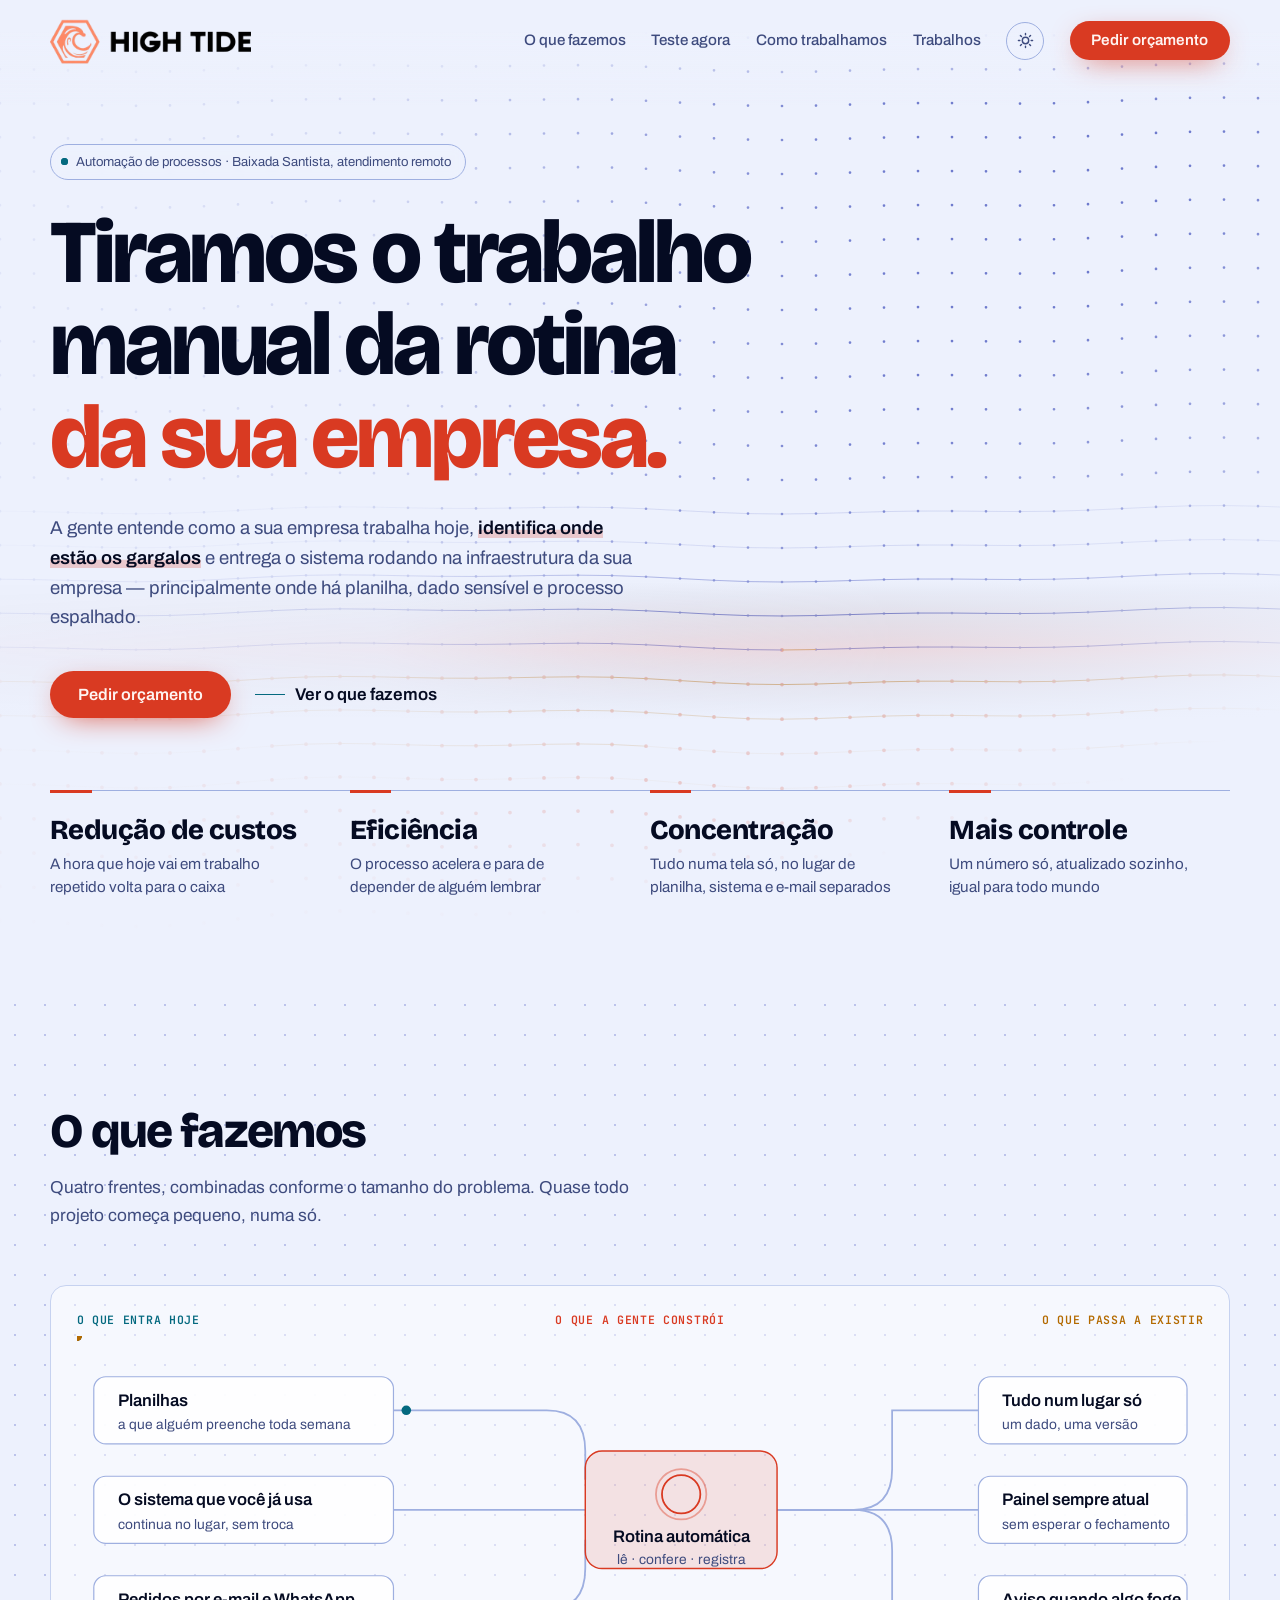
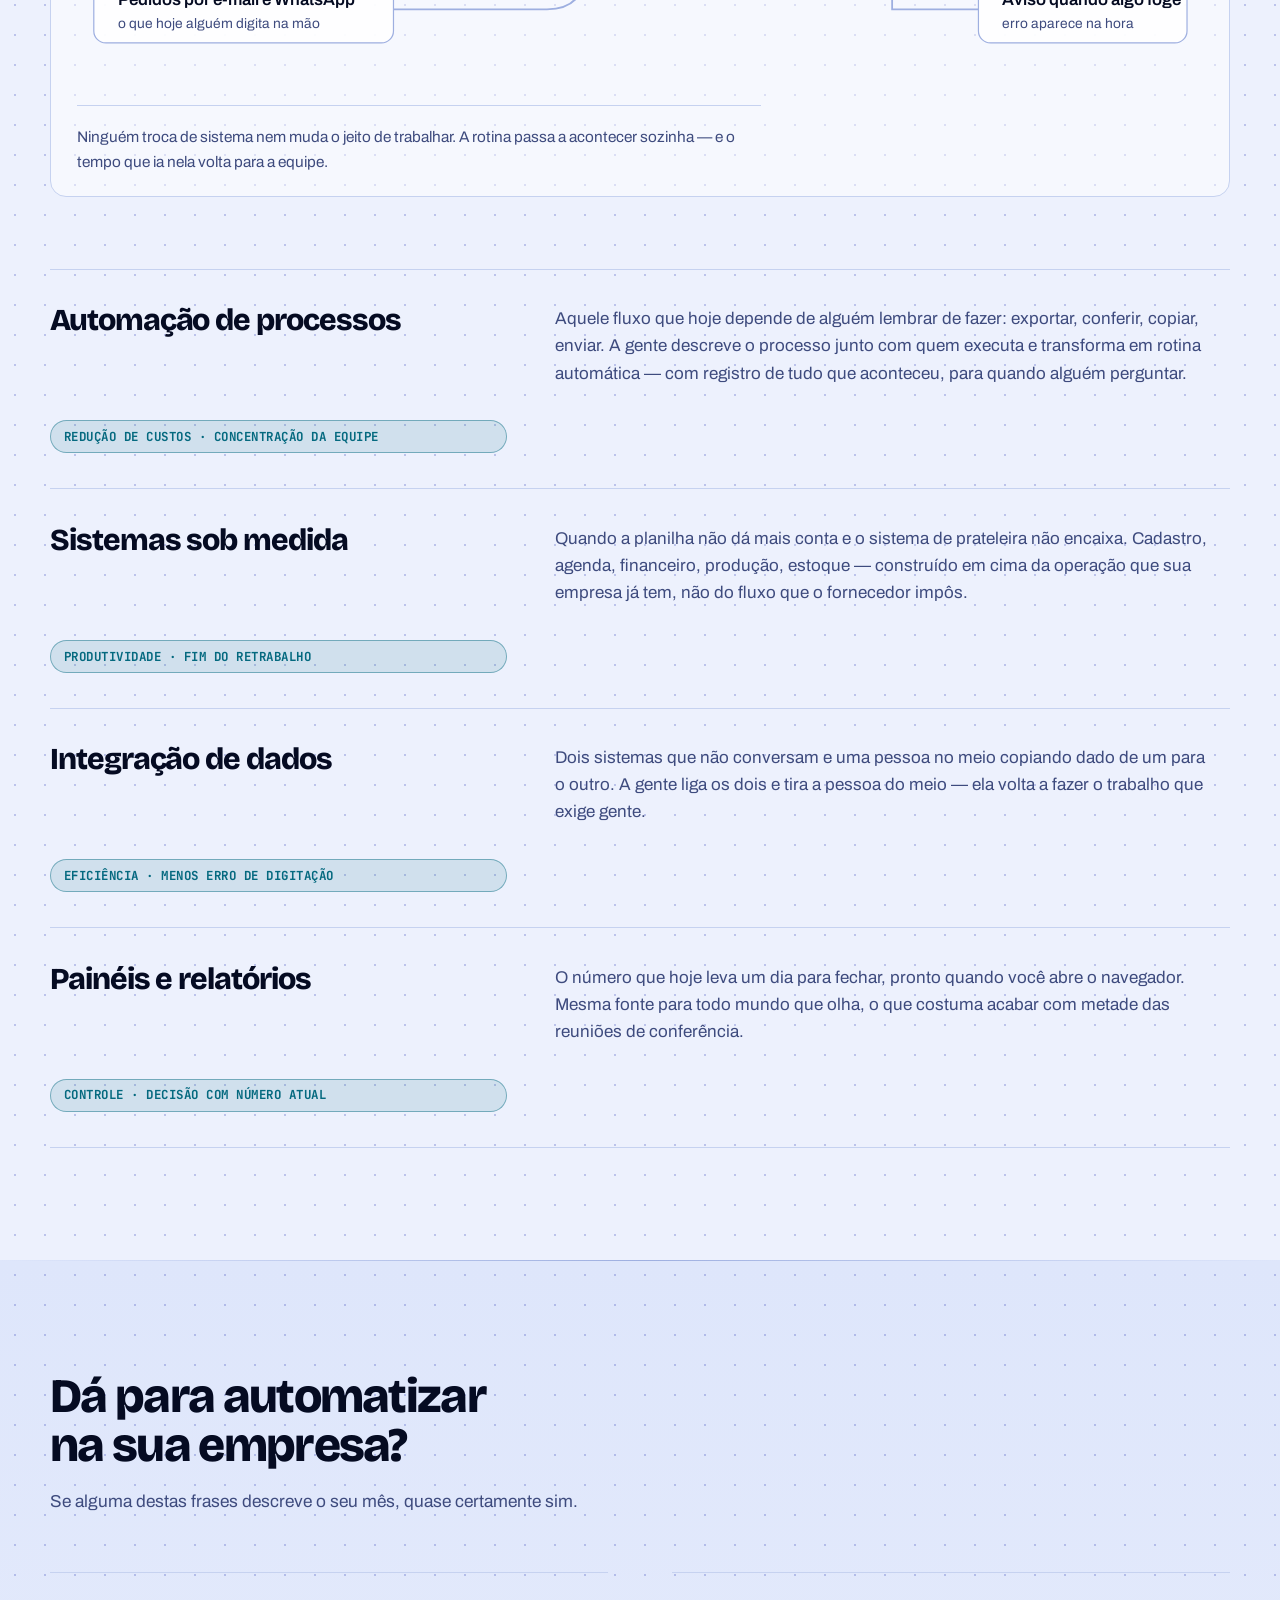
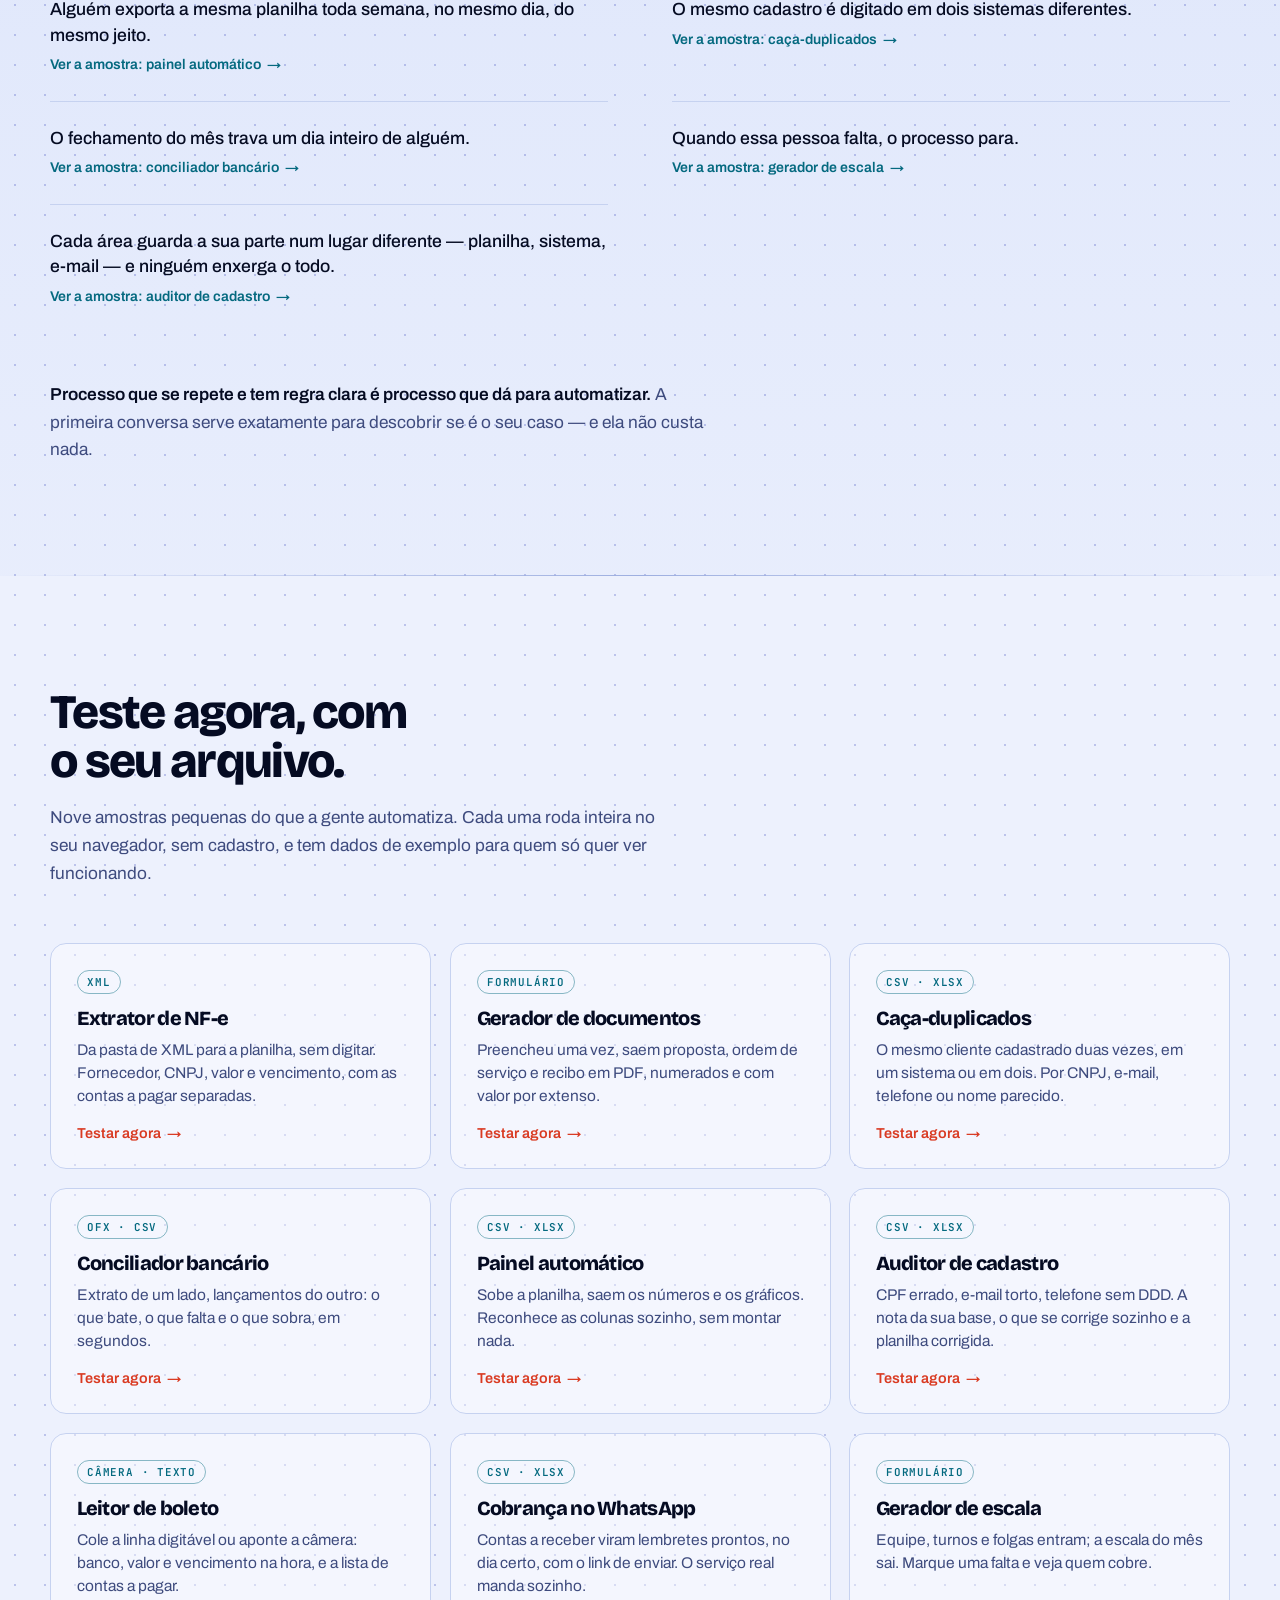
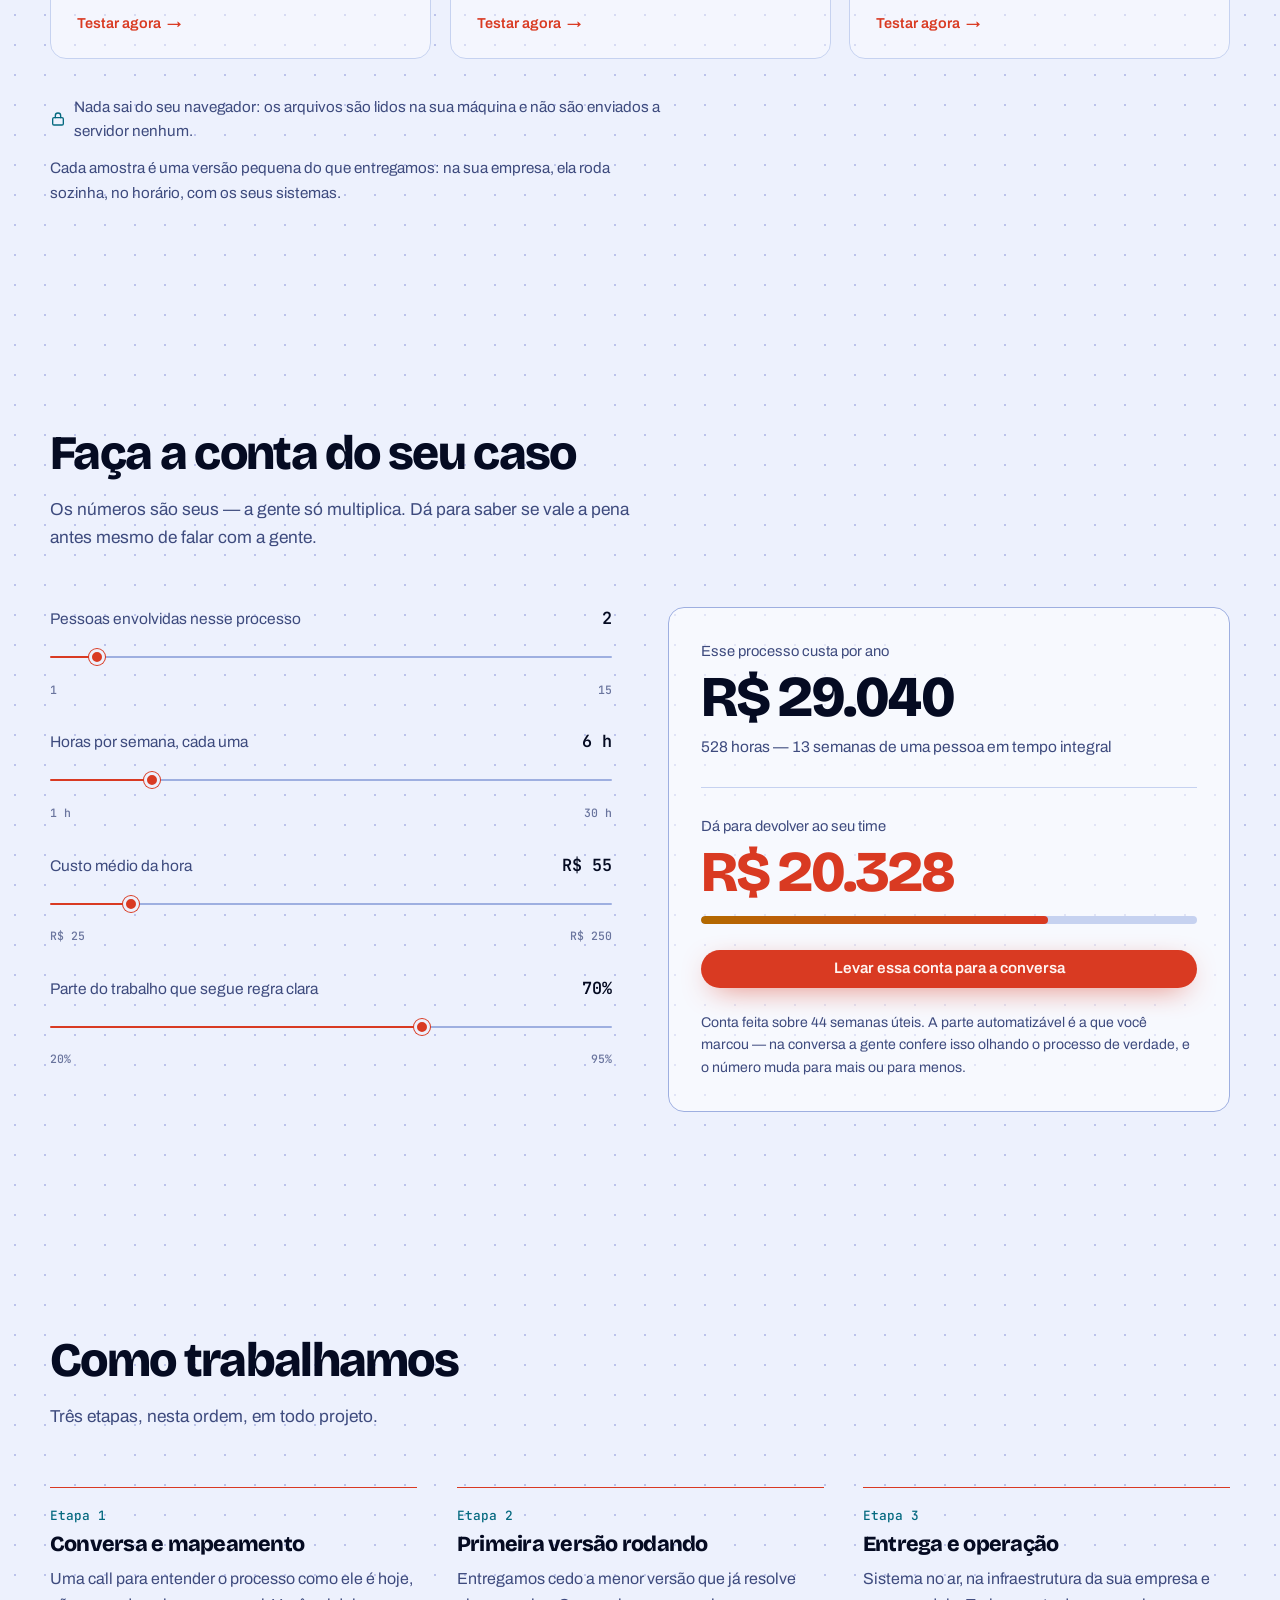
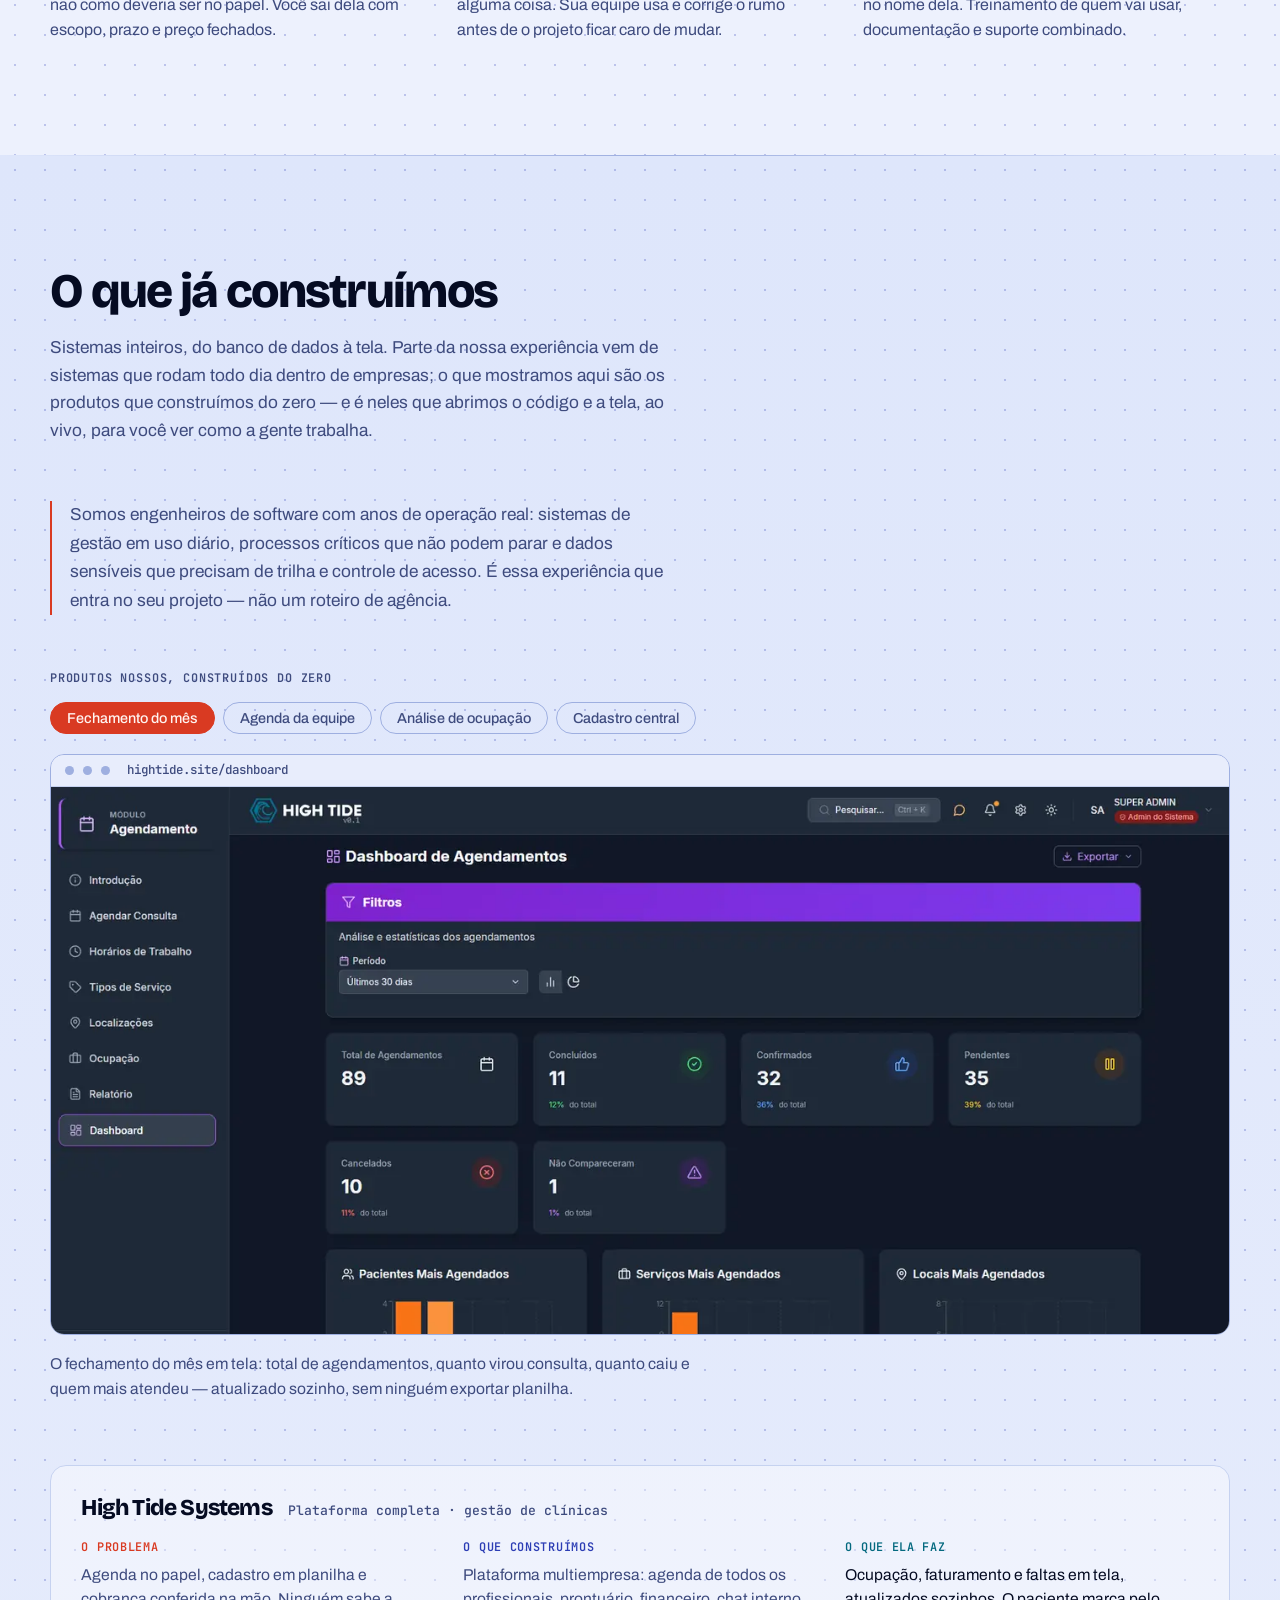
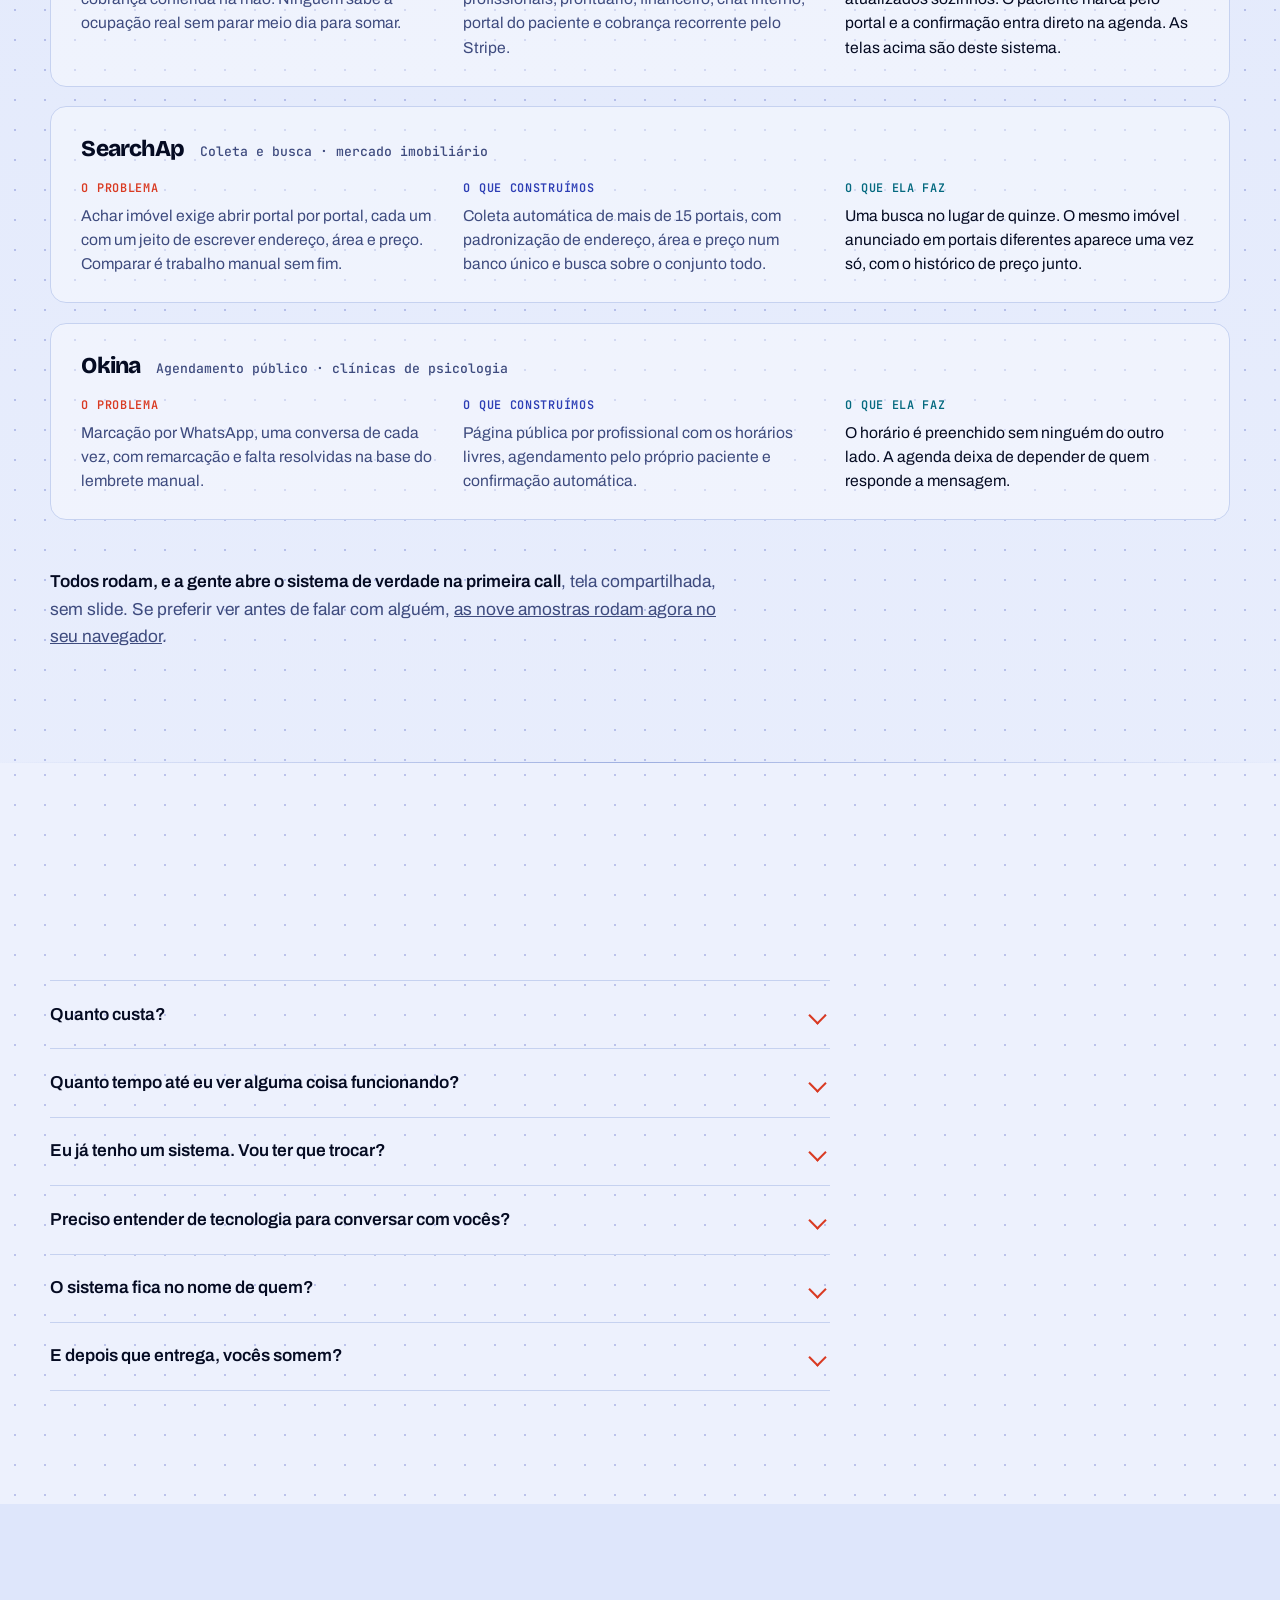
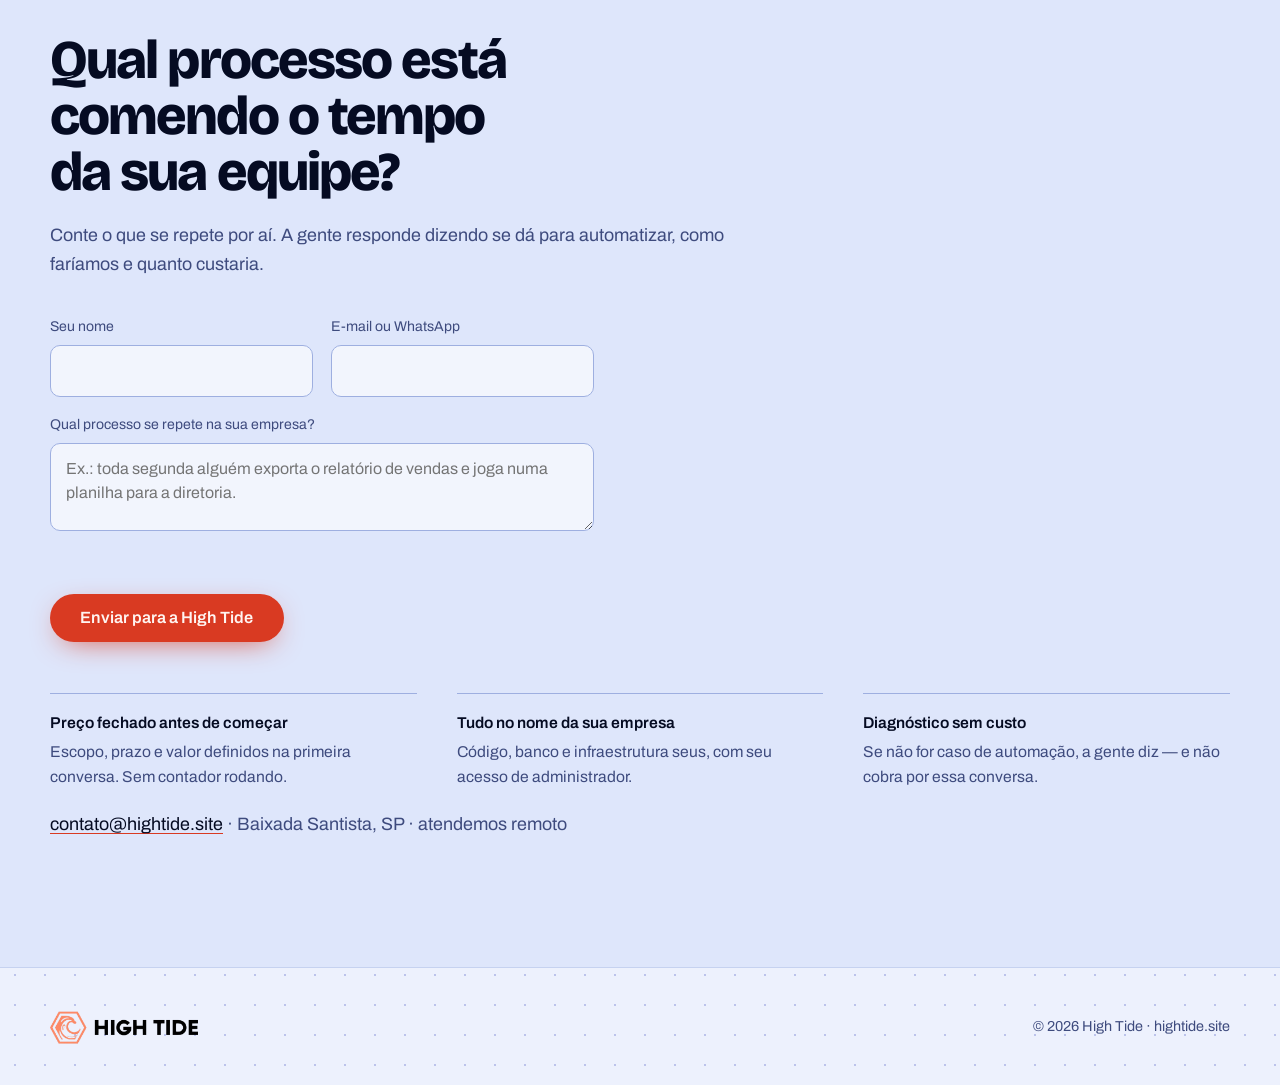
<file: index.html>
<!DOCTYPE html>
<meta charset="utf-8">
<title>High Tide</title>
<meta name="viewport" content="width=device-width, initial-scale=1">
<meta name="description" content="High Tide — automação de processos, sistemas sob medida e integração de dados para empresas.">
<link rel="icon" type="image/png" href="telas/favicon.png">
<link rel="preconnect" href="https://fonts.googleapis.com">
<link rel="preconnect" href="https://fonts.gstatic.com" crossorigin>
<link href="https://fonts.googleapis.com/css2?family=Bricolage+Grotesque:opsz,wdth,wght@12..96,75..100,600..800&family=Archivo:wght@400;500;600;700&family=JetBrains+Mono:wght@500&display=swap" rel="stylesheet">

<style>
  /* ================= tokens — dark-first ================= */
  :root {
    --fundo:      #070B18;
    --fundo-2:    #0B1124;
    --superficie: #101A38;
    --tinta:      #EAEFFF;
    --tinta-mid:  #99A5D0;
    --linha:      #1E2A52;
    --linha-forte:#2E3D6E;
    --coral:      #FF6B5A;
    --coral-luz:  #FF8E7F;
    --azul:       #7C8CFF;
    --azul-fundo: #2B3A8F;
    --ciano:      #4FD8E8;
    --sol:        #FFB443;
    --glow:       124 140 255;
    --alfa-campo: 1;
    --grade: radial-gradient(circle, color-mix(in srgb, var(--azul) 26%, transparent) .9px, transparent .9px);
    color-scheme: dark;
  }
  @media (prefers-color-scheme: light) {
    :root:not([data-theme="dark"]) {
      --fundo:      #EDF1FD;
      --fundo-2:    #DEE6FB;
      --superficie: #FFFFFF;
      --tinta:      #050B22;
      --tinta-mid:  #3E4B7E;
      --linha:      #C6D2F0;
      --linha-forte:#9EAFE0;
      --coral:      #D93A22;
      --coral-luz:  #EE5236;
      --azul:       #2C3DB4;
      --azul-fundo: #B2BFF3;
      --ciano:      #04697F;
      --sol:        #B36A00;
      --glow:       44 61 180;
      --alfa-campo: 1.55;
      color-scheme: light;
    }
  }
  :root[data-theme="light"] {
    --fundo:      #EDF1FD;
    --fundo-2:    #DEE6FB;
    --superficie: #FFFFFF;
    --tinta:      #050B22;
    --tinta-mid:  #3E4B7E;
    --linha:      #C6D2F0;
    --linha-forte:#9EAFE0;
    --coral:      #D93A22;
    --coral-luz:  #EE5236;
    --azul:       #2C3DB4;
    --azul-fundo: #B2BFF3;
    --ciano:      #04697F;
    --sol:        #B36A00;
    --glow:       44 61 180;
    --alfa-campo: 1.55;
    color-scheme: light;
  }

  /* ================= base ================= */
  * { box-sizing: border-box; }
  html { scroll-behavior: smooth; }
  section[id] { scroll-margin-top: 5.5rem; }
  body {
    margin: 0;
    /* a mesma grade de dados do hero, discreta, atravessando a página inteira */
    background: var(--grade) 0 0 / 30px 30px, var(--fundo);
    color: var(--tinta);
    font-family: Archivo, ui-sans-serif, system-ui, sans-serif;
    font-size: 17px;
    line-height: 1.6;
    -webkit-font-smoothing: antialiased;
    overflow-x: hidden;
  }
  h1, h2, h3 {
    font-family: "Bricolage Grotesque", Archivo, ui-sans-serif, sans-serif;
    font-weight: 800;
    letter-spacing: -0.035em;
    line-height: 1.03;
    margin: 0;
    text-wrap: balance;
  }
  p { margin: 0; max-width: 68ch; }
  a { color: inherit; }
  :focus-visible { outline: 2px solid var(--ciano); outline-offset: 4px; border-radius: 3px; }
  .env { width: min(1180px, 100% - 2.5rem); margin-inline: auto; }
  .mono { font-family: "JetBrains Mono", ui-monospace, monospace; }

  /* ================= entrada por scroll ================= */
  .surge { opacity: 0; transform: translateY(14px);
           transition: opacity .5s cubic-bezier(.2,.7,.3,1), transform .5s cubic-bezier(.2,.7,.3,1); }
  .surge.dentro { opacity: 1; transform: none; }
  /* camada própria só enquanto o item está prestes a entrar — o JS põe e tira */
  .surge.pronta { will-change: opacity, transform; }
  .surge[style*="--i"] { transition-delay: calc(var(--i) * 70ms); }

  /* ================= header ================= */
  body > header { position: fixed; inset: 0 0 auto; z-index: 60; padding: 1.1rem 0; transition: padding .3s, background .3s, box-shadow .3s; }
  /* véu no topo: garante leitura do menu mesmo antes de o fundo entrar */
  body > header::before {
    content: ""; position: absolute; inset: 0 0 -24px; z-index: -1; pointer-events: none;
    background: linear-gradient(to bottom, var(--fundo) 30%, transparent);
    transition: opacity .3s;
  }
  body > header.preso::before { opacity: 0; }
  body > header.preso { padding: .5rem 0; background: color-mix(in srgb, var(--fundo) 92%, transparent); backdrop-filter: blur(8px); box-shadow: 0 1px 0 var(--linha); }
  .barra { display: flex; align-items: center; justify-content: space-between; gap: 1.5rem; }
  .marca { display: flex; align-items: center; text-decoration: none; }
  .marca img { height: 46px; width: auto; }
  /* a logo tem duas versões: o hexágono coral é o mesmo, só o wordmark muda de cor.
     A especificidade tem que bater .marca img, senão as duas aparecem juntas. */
  .marca img.so-escuro { display: block; }
  .marca img.so-claro  { display: none; }
  :root[data-theme="light"] .marca img.so-claro  { display: block; }
  :root[data-theme="light"] .marca img.so-escuro { display: none; }
  @media (prefers-color-scheme: light) {
    :root:not([data-theme="dark"]) .marca img.so-claro  { display: block; }
    :root:not([data-theme="dark"]) .marca img.so-escuro { display: none; }
  }

  nav { display: flex; align-items: center; gap: 1.6rem; }
  nav a.item { position: relative; text-decoration: none; color: var(--tinta-mid); font-size: .95rem; font-weight: 500; transition: color .25s; }
  nav a.item::after { content: ""; position: absolute; left: 0; right: 0; bottom: -6px; height: 1px; background: var(--ciano); transform: scaleX(0); transform-origin: left; transition: transform .35s cubic-bezier(.2,.7,.3,1); }
  nav a.item:hover { color: var(--tinta); }
  nav a.item:hover::after { transform: scaleX(1); }

  .btn {
    position: relative; overflow: hidden;
    display: inline-flex; align-items: center; justify-content: center;
    padding: .72rem 1.35rem;
    background: var(--coral); color: #FFF4F1;
    font: 600 .95rem/1 Archivo, sans-serif; text-decoration: none;
    border: 0; border-radius: 999px; cursor: pointer;
    box-shadow: 0 8px 30px -12px var(--coral);
    transition: transform .2s cubic-bezier(.2,.7,.3,1), box-shadow .2s;
  }
  .btn span { position: relative; z-index: 1; }
  .btn::after {
    content: ""; position: absolute; inset: 0;
    background: radial-gradient(120px circle at var(--mx, 50%) var(--my, 50%), rgb(255 255 255 / .35), transparent 60%);
    opacity: 0; transition: opacity .3s;
  }
  .btn:hover { transform: translateY(-2px); box-shadow: 0 14px 40px -14px var(--coral); }
  .btn:hover::after { opacity: 1; }

  .tema { width: 38px; height: 38px; display: grid; place-items: center; background: transparent; border: 1px solid var(--linha-forte); border-radius: 999px; color: var(--tinta-mid); cursor: pointer; transition: color .25s, border-color .25s, transform .35s; }
  .tema:hover { color: var(--ciano); border-color: var(--ciano); transform: rotate(25deg); }
  .tema svg { width: 17px; height: 17px; }
  .tema .lua { display: block; }
  .tema .sol { display: none; }
  :root[data-theme="light"] .tema .lua { display: none; }
  :root[data-theme="light"] .tema .sol { display: block; }
  @media (prefers-color-scheme: light) {
    :root:not([data-theme="dark"]) .tema .lua { display: none; }
    :root:not([data-theme="dark"]) .tema .sol { display: block; }
  }

  /* ================= régua de maré lateral ================= */
  .mare-lateral { position: fixed; left: 26px; top: 50%; translate: 0 -50%; z-index: 40; width: 2px; height: 220px; background: var(--linha); border-radius: 2px; }
  /* transform em vez de height/bottom: sem layout a cada quadro de scroll */
  .mare-lateral i { position: absolute; inset: 0; background: linear-gradient(to top, var(--coral), var(--sol)); border-radius: 2px; transform: scaleY(var(--p, 0)); transform-origin: bottom; }
  .mare-lateral b { position: absolute; left: 10px; bottom: 0; font: 500 10px/1 "JetBrains Mono", monospace; color: var(--tinta-mid); white-space: nowrap; transform: translateY(calc(var(--p, 0) * -220px + 50%)); }
  @media (max-width: 1320px) { .mare-lateral { display: none; } }

  /* ================= hero ================= */
  /* fundo próprio: aqui a grade quem desenha é o canvas, não a textura do body */
  .hero { position: relative; min-height: 92vh; display: flex; align-items: center; padding: 9rem 0 6rem; overflow: hidden; background: var(--fundo); }
  /* o campo desaparece por baixo da coluna de texto — leitura vem antes do efeito */
  #campo {
    position: absolute; inset: 0; width: 100%; height: 100%; display: block;
    -webkit-mask-image: linear-gradient(90deg, rgb(0 0 0 / .10) 0%, rgb(0 0 0 / .22) 30%, rgb(0 0 0 / .7) 52%, #000 70%);
    mask-image: linear-gradient(90deg, rgb(0 0 0 / .10) 0%, rgb(0 0 0 / .22) 30%, rgb(0 0 0 / .7) 52%, #000 70%);
  }
  .hero::after {
    content: ""; position: absolute; inset: 0; pointer-events: none;
    background: radial-gradient(135% 95% at 12% 0%, transparent 62%, var(--fundo) 100%);
  }
  .hero__conteudo { position: relative; z-index: 2; }

  .selo { display: inline-flex; align-items: center; gap: .55rem; padding: .4rem .85rem .4rem .6rem; border: 1px solid var(--linha-forte); border-radius: 999px; font-size: .82rem; color: var(--tinta-mid); background: color-mix(in srgb, var(--fundo) 65%, transparent); backdrop-filter: blur(6px); }
  .selo i { position: relative; width: 7px; height: 7px; border-radius: 50%; background: var(--ciano); }
  .selo i::after { content: ""; position: absolute; inset: 0; border-radius: 50%; background: var(--ciano); animation: pulso 2.6s ease-out infinite; }
  @keyframes pulso { 0% { transform: scale(1); opacity: .7; } 70%, 100% { transform: scale(3.6); opacity: 0; } }

  h1 { margin-top: 1.7rem; font-size: clamp(2.6rem, 7.4vw, 5.6rem); max-width: 15ch; }
  h1 .linha { display: block; overflow: hidden; }
  h1 .linha > span { display: block; transform: translateY(105%); animation: sobe .95s cubic-bezier(.16,.84,.3,1) forwards; }
  h1 .linha:nth-child(2) > span { animation-delay: .1s; }
  h1 .linha:nth-child(3) > span { animation-delay: .2s; }
  @keyframes sobe { to { transform: none; } }
  h1 em { font-style: normal; color: var(--coral); }

  .lead { margin-top: 1.9rem; font-size: 1.16rem; color: var(--tinta-mid); max-width: 54ch; }
  .lead em { font-style: normal; font-weight: 600; color: var(--tinta); box-shadow: inset 0 -.45em 0 color-mix(in srgb, var(--coral) 22%, transparent); }
  .acoes { margin-top: 2.4rem; display: flex; flex-wrap: wrap; align-items: center; gap: 1.5rem; }
  .acoes .btn { padding: .95rem 1.75rem; font-size: 1.02rem; }
  .link-desce { display: inline-flex; align-items: center; gap: .6rem; text-decoration: none; font-weight: 600; color: var(--tinta); }
  .link-desce i { display: block; width: 30px; height: 1px; background: var(--ciano); transition: width .3s cubic-bezier(.2,.7,.3,1); }
  .link-desce:hover i { width: 48px; }

  .regua { margin-top: 4.5rem; border-top: 1px solid var(--linha-forte); display: grid; grid-template-columns: repeat(4, 1fr); gap: 0 1.2rem; }
  .regua div { padding: 1.5rem 1.2rem 0 0; position: relative; font-size: .95rem; line-height: 1.5; color: var(--tinta-mid); }
  .regua div::before { content: ""; position: absolute; top: -1px; left: 0; width: 2.6rem; height: 3px; background: var(--coral); }
  .regua b { display: block; margin-bottom: .5rem; color: var(--tinta); font-family: "Bricolage Grotesque", Archivo, sans-serif; font-weight: 800; letter-spacing: -0.02em; font-size: clamp(1.35rem, 2.4vw, 1.72rem); line-height: 1.1; }

  /* ================= seções ================= */
  section { padding: 7rem 0; position: relative; }
  .faixa { background: var(--grade) 0 0 / 30px 30px, linear-gradient(180deg, var(--fundo-2), color-mix(in srgb, var(--fundo-2) 35%, var(--fundo))); }
  .faixa::before, .faixa::after { content: ""; position: absolute; left: 0; right: 0; height: 1px; background: linear-gradient(90deg, transparent, var(--linha-forte), transparent); }
  .faixa::before { top: 0; } .faixa::after { bottom: 0; }
  .cabeca { max-width: 62ch; margin-bottom: 3.5rem; }
  .cabeca h2 { font-size: clamp(1.9rem, 4vw, 3rem); }
  .cabeca p { margin-top: 1.1rem; color: var(--tinta-mid); font-size: 1.08rem; }

  /* fluxo animado */
  .fluxo { margin: 0 0 4.5rem; padding: 1.7rem 1.6rem 1.4rem; border: 1px solid var(--linha); border-radius: 16px; background: color-mix(in srgb, var(--superficie) 45%, transparent); overflow-x: auto; }
  .fluxo__legenda { display: grid; grid-template-columns: 30% 40% 30%; min-width: 660px; margin-bottom: .5rem; }
  .etiqueta { font: 600 .72rem/1.3 "JetBrains Mono", monospace; letter-spacing: .06em; text-transform: uppercase; white-space: nowrap; }
  .etiqueta.entra { color: var(--ciano); }
  .etiqueta.motor { color: var(--coral); text-align: center; }
  .etiqueta.sai   { color: var(--sol); text-align: right; }
  .fluxo svg { display: block; width: 100%; min-width: 660px; height: auto; }
  .fluxo .caixa { fill: color-mix(in srgb, var(--superficie) 90%, transparent); stroke: var(--linha-forte); }
  .fluxo .motor { fill: color-mix(in srgb, var(--coral) 12%, transparent); stroke: var(--coral); stroke-width: 1.2; }
  .fluxo .rot { font: 400 11.5px Archivo, sans-serif; fill: var(--tinta-mid); }
  .fluxo .nome { font: 600 14px Archivo, sans-serif; fill: var(--tinta); }
  .fluxo .centro { text-anchor: middle; }
  .fluxo .trilho { stroke: var(--linha-forte); stroke-width: 1.5; fill: none; }
  .fluxo .nucleo { fill: none; stroke: var(--coral); stroke-width: 1.5; }
  .fluxo .pulso { fill: var(--ciano); }
  .fluxo .pulso.q { fill: var(--sol); }
  .fluxo__nota { margin-top: 1.3rem; padding-top: 1.2rem; border-top: 1px solid var(--linha); font-size: .96rem; color: var(--tinta-mid); max-width: 76ch; }

  /* frentes */
  .frentes { border-top: 1px solid var(--linha); }
  .frente { position: relative; display: grid; grid-template-columns: minmax(0, 9fr) minmax(0, 13fr); gap: 1rem 3rem; padding: 2.2rem 1rem 2.2rem 0; border-bottom: 1px solid var(--linha); transition: padding-left .4s cubic-bezier(.2,.7,.3,1); }
  .frente::before { content: ""; position: absolute; inset: 0; background: linear-gradient(90deg, color-mix(in srgb, var(--azul-fundo) 30%, transparent), transparent 55%); opacity: 0; transition: opacity .4s; pointer-events: none; }
  .frente:hover { padding-left: 1.3rem; }
  .frente:hover::before { opacity: 1; }
  .frente h3 { font-size: clamp(1.35rem, 2.6vw, 1.9rem); }
  .frente p { color: var(--tinta-mid); }
  .ganho { display: inline-block; margin-top: 1.1rem; padding: .42rem .8rem; border: 1px solid color-mix(in srgb, var(--ciano) 45%, transparent); border-radius: 999px; background: color-mix(in srgb, var(--ciano) 12%, transparent); font: 700 .78rem/1.4 "JetBrains Mono", monospace; letter-spacing: .04em; text-transform: uppercase; color: var(--ciano); }

  /* sinais */
  .sinais { display: grid; grid-template-columns: repeat(2, minmax(0, 1fr)); gap: 0 4rem; }
  .sinal { padding: 1.5rem 0; border-top: 1px solid var(--linha); font-size: 1.1rem; font-weight: 500; line-height: 1.45; }
  .sinal a { display: inline-flex; align-items: center; gap: .4rem; margin-top: .45rem; font-size: .88rem; font-weight: 600; color: var(--ciano); text-decoration: none; }
  .sinal a::after { content: "→"; transition: transform .3s; }
  .sinal a:hover::after { transform: translateX(4px); }
  .fecho { margin-top: 3rem; font-size: 1.08rem; color: var(--tinta-mid); }
  .fecho strong { color: var(--tinta); font-weight: 600; }

  /* amostras: cada card é uma demo que roda no navegador do visitante */
  .amostras { display: grid; grid-template-columns: repeat(auto-fill, minmax(18rem, 1fr)); gap: 1.2rem; }
  .amostra {
    position: relative; display: flex; flex-direction: column; gap: .55rem;
    padding: 1.6rem 1.6rem 1.4rem; border: 1px solid var(--linha); border-radius: 16px;
    background: color-mix(in srgb, var(--superficie) 40%, transparent);
    text-decoration: none; color: inherit;
    transition: border-color .35s, transform .35s cubic-bezier(.2,.7,.3,1);
  }
  .amostra:hover { border-color: var(--ciano); transform: translateY(-3px); }
  .amostra .entra { align-self: flex-start; padding: .25rem .6rem; border: 1px solid color-mix(in srgb, var(--ciano) 45%, transparent); border-radius: 999px; font: 600 .68rem/1.3 "JetBrains Mono", monospace; letter-spacing: .07em; text-transform: uppercase; color: var(--ciano); }
  .amostra h3 { margin-top: .35rem; font-size: 1.25rem; }
  .amostra p { flex: 1; color: var(--tinta-mid); font-size: .97rem; line-height: 1.5; }
  .amostra i { display: inline-flex; align-items: center; gap: .4rem; margin-top: .4rem; font-style: normal; font-weight: 600; font-size: .9rem; color: var(--coral); }
  .amostra i::after { content: "→"; transition: transform .3s; }
  .amostra:hover i::after { transform: translateX(4px); }
  .amostras__nota { display: flex; flex-wrap: wrap; align-items: center; gap: .8rem 1.6rem; margin-top: 2.2rem; font-size: .95rem; color: var(--tinta-mid); }
  .amostras__nota svg { width: 16px; height: 16px; color: var(--ciano); flex: none; }
  .amostras__nota span { display: inline-flex; align-items: center; gap: .5rem; }

  /* etapas */
  .etapas { display: grid; grid-template-columns: repeat(auto-fit, minmax(16rem, 1fr)); gap: 2.5rem; }
  .etapa { position: relative; padding-top: 1.4rem; border-top: 1px solid var(--linha-forte); }
  .etapa::before { content: ""; position: absolute; top: -1px; left: 0; height: 1px; width: 0; background: var(--coral); transition: width 1s cubic-bezier(.2,.7,.3,1) var(--d, 0s); }
  .etapa.dentro::before { width: 100%; }
  .etapa .n { font: 500 .8rem/1 "JetBrains Mono", monospace; color: var(--ciano); }
  .etapa h3 { margin: .6rem 0 .7rem; font-size: 1.35rem; }
  .etapa p { color: var(--tinta-mid); font-size: 1rem; }

  /* casos */
  .casos { display: grid; gap: 1.2rem; }
  .caso {
    position: relative; overflow: hidden;
    padding: 1.9rem 1.9rem 1.6rem;
    border: 1px solid var(--linha); border-radius: 16px;
    background: color-mix(in srgb, var(--superficie) 40%, transparent);
    transition: border-color .35s;
  }
  .caso::before { content: ""; position: absolute; inset: 0; background: radial-gradient(460px circle at var(--mx, 50%) var(--my, 50%), rgb(var(--glow) / .13), transparent 70%); opacity: 0; transition: opacity .45s; pointer-events: none; }
  .caso:hover { border-color: var(--linha-forte); }
  .caso:hover::before { opacity: 1; }
  .caso header { display: flex; flex-wrap: wrap; align-items: baseline; gap: .4rem 1rem; margin-bottom: 1.4rem; }
  .caso h3 { font-size: 1.42rem; }
  .setor { font: 500 .82rem/1 "JetBrains Mono", monospace; color: var(--tinta-mid); }
  .grupo-rotulo { margin: 0 0 1rem; font: 600 .74rem/1.3 "JetBrains Mono", monospace; letter-spacing: .07em; text-transform: uppercase; color: var(--tinta-mid); }
  .casos + .grupo-rotulo, .experiencia + .grupo-rotulo { margin-top: 3.5rem; }
  .experiencia { max-width: 62ch; margin: 0; padding-left: 1.1rem; border-left: 2px solid var(--coral); font-size: 1.08rem; line-height: 1.65; color: var(--tinta-mid); }
  .caso dl { display: grid; grid-template-columns: repeat(3, minmax(0, 1fr)); gap: 1.8rem; margin: 0; }
  .caso dt { font: 600 .74rem/1 "JetBrains Mono", monospace; letter-spacing: .06em; text-transform: uppercase; color: var(--coral); margin-bottom: .55rem; }
  .caso dl > div:nth-child(2) dt { color: var(--azul); }
  .caso dl > div:nth-child(3) dt { color: var(--ciano); }
  .caso dd { margin: 0; color: var(--tinta-mid); font-size: .98rem; line-height: 1.55; }
  .caso dl > div:nth-child(3) dd { color: var(--tinta); }

  /* cta */
  .cta { position: relative; overflow: hidden; background: var(--fundo-2); padding: 8rem 0; }
  #mare-cta {
    position: absolute; inset: auto 0 0; width: 100%; height: 60%; display: block;
    -webkit-mask-image: linear-gradient(95deg, transparent 6%, #000 52%);
    mask-image: linear-gradient(95deg, transparent 6%, #000 52%);
  }
  .cta__conteudo { position: relative; z-index: 2; }
  .cta h2 { font-size: clamp(2rem, 5vw, 3.4rem); max-width: 17ch; }
  .cta p { margin-top: 1.3rem; font-size: 1.12rem; color: var(--tinta-mid); }
  .cta .btn { margin-top: 2.3rem; padding: 1.05rem 2rem; font-size: 1.05rem; }
  .contato { margin-top: 1.6rem; font-size: .97rem; color: var(--tinta-mid); }
  .contato a { color: var(--tinta); text-decoration-color: var(--coral); text-underline-offset: 3px; }

  footer { padding: 2.6rem 0; border-top: 1px solid var(--linha); }
  .rodape { display: flex; flex-wrap: wrap; gap: 1rem 2rem; align-items: center; justify-content: space-between; font-size: .9rem; color: var(--tinta-mid); }
  .rodape .marca img { height: 34px; }

  /* ================= calculadora ================= */
  .conta { display: grid; grid-template-columns: minmax(0, 1fr) minmax(0, 1fr); gap: 3.5rem; align-items: start; }
  .controles { display: grid; gap: 2.2rem; }
  .ctrl label { display: flex; justify-content: space-between; align-items: baseline; gap: 1rem; font-size: .97rem; color: var(--tinta-mid); }
  .ctrl output { font: 600 1.05rem/1 "JetBrains Mono", monospace; color: var(--tinta); font-variant-numeric: tabular-nums; }

  input[type=range] {
    -webkit-appearance: none; appearance: none;
    width: 100%; margin: .9rem 0 0; height: 22px; background: transparent; cursor: pointer;
  }
  input[type=range]::-webkit-slider-runnable-track {
    height: 2px; border-radius: 2px;
    background: linear-gradient(90deg, var(--coral) var(--preenchido, 0%), var(--linha-forte) var(--preenchido, 0%));
  }
  input[type=range]::-moz-range-track { height: 2px; border-radius: 2px; background: var(--linha-forte); }
  input[type=range]::-moz-range-progress { height: 2px; border-radius: 2px; background: var(--coral); }
  input[type=range]::-webkit-slider-thumb {
    -webkit-appearance: none; appearance: none;
    width: 16px; height: 16px; margin-top: -7px; border-radius: 50%;
    background: var(--coral); border: 3px solid var(--fundo);
    box-shadow: 0 0 0 1px var(--coral); transition: transform .15s;
  }
  input[type=range]::-moz-range-thumb {
    width: 16px; height: 16px; border-radius: 50%; background: var(--coral);
    border: 3px solid var(--fundo); box-shadow: 0 0 0 1px var(--coral);
  }
  input[type=range]:hover::-webkit-slider-thumb { transform: scale(1.15); }
  .escala { display: flex; justify-content: space-between; margin-top: .45rem; font: 500 .72rem/1 "JetBrains Mono", monospace; color: var(--tinta-mid); opacity: .75; }

  .placar { padding: 2rem; border: 1px solid var(--linha-forte); border-radius: 16px; background: color-mix(in srgb, var(--superficie) 55%, transparent); }
  .placar .rotulo { font-size: .92rem; color: var(--tinta-mid); }
  .placar .grande { font-family: "Bricolage Grotesque", sans-serif; font-weight: 800; letter-spacing: -0.04em; font-size: clamp(2.4rem, 6vw, 3.6rem); line-height: 1; font-variant-numeric: tabular-nums; margin-top: .35rem; }
  .placar .horas { margin-top: .5rem; font-size: .97rem; color: var(--tinta-mid); font-variant-numeric: tabular-nums; }
  .divisa { height: 1px; background: var(--linha); margin: 1.7rem 0; }
  .placar .recupera { color: var(--coral); }
  /* nome próprio: .barra já é a do header e a cascata não perdoa */
  .medidor { position: relative; height: 8px; margin-top: .9rem; border-radius: 4px; background: var(--linha); overflow: hidden; }
  .medidor i { position: absolute; inset: 0 auto 0 0; width: var(--fatia, 0%); background: linear-gradient(90deg, var(--sol), var(--coral)); border-radius: 4px; transition: width .35s cubic-bezier(.2,.7,.3,1); }
  .nota { margin-top: 1.5rem; font-size: .88rem; color: var(--tinta-mid); }
  .placar .btn { margin-top: 1.6rem; width: 100%; }

  /* ================= telas do produto ================= */
  .vitrine { margin-bottom: 4rem; }
  .abas { display: flex; flex-wrap: wrap; gap: .5rem; margin-bottom: 1.2rem; }
  .abas button {
    padding: .5rem 1rem; border-radius: 999px; cursor: pointer;
    border: 1px solid var(--linha-forte); background: transparent;
    color: var(--tinta-mid); font: 500 .9rem/1 Archivo, sans-serif;
    transition: color .2s, border-color .2s, background .2s;
  }
  .abas button:hover { color: var(--tinta); border-color: var(--tinta-mid); }
  .abas button[aria-selected="true"] { background: var(--coral); border-color: var(--coral); color: #FFF4F1; }

  .janela { border: 1px solid var(--linha-forte); border-radius: 14px; overflow: hidden; background: var(--superficie); }
  .janela .topo { display: flex; align-items: center; gap: .55rem; padding: .6rem .9rem; border-bottom: 1px solid var(--linha); background: color-mix(in srgb, var(--fundo-2) 70%, transparent); }
  .janela .topo i { width: 9px; height: 9px; border-radius: 50%; background: var(--linha-forte); }
  .janela .topo span { margin-left: .5rem; font: 500 .78rem/1 "JetBrains Mono", monospace; color: var(--tinta-mid); }
  .janela img { display: block; width: 100%; height: auto; opacity: 1; transition: opacity .25s; }
  .janela img.trocando { opacity: 0; }
  .legenda { margin-top: 1rem; font-size: .98rem; color: var(--tinta-mid); max-width: 72ch; }

  /* ================= perguntas ================= */
  .duvidas { border-top: 1px solid var(--linha); max-width: 78ch; }
  .duvidas details { border-bottom: 1px solid var(--linha); }
  .duvidas summary {
    list-style: none; cursor: pointer; padding: 1.35rem 2.5rem 1.35rem 0; position: relative;
    font: 600 1.08rem/1.4 Archivo, sans-serif; color: var(--tinta);
  }
  .duvidas summary::-webkit-details-marker { display: none; }
  .duvidas summary::after {
    content: ""; position: absolute; right: .4rem; top: 1.75rem;
    width: 11px; height: 11px; border-right: 2px solid var(--coral); border-bottom: 2px solid var(--coral);
    transform: rotate(45deg); transition: transform .25s;
  }
  .duvidas details[open] summary::after { transform: rotate(-135deg); }
  .duvidas p { padding: 0 2.5rem 1.5rem 0; color: var(--tinta-mid); }

  /* ================= garantias + formulário ================= */
  .garantias { display: grid; grid-template-columns: repeat(auto-fit, minmax(15rem, 1fr)); gap: 1.6rem 2.5rem; margin-top: 3.2rem; }
  .garantia { padding-top: 1rem; border-top: 1px solid var(--linha-forte); font-size: .98rem; color: var(--tinta-mid); }
  .garantia b { display: block; color: var(--tinta); font-weight: 600; margin-bottom: .25rem; }

  form.fala { margin-top: 2.4rem; display: grid; gap: 1.1rem; max-width: 34rem; }
  form.fala .dupla { display: grid; grid-template-columns: 1fr 1fr; gap: 1.1rem; }
  form.fala label { display: block; font-size: .88rem; color: var(--tinta-mid); margin-bottom: .4rem; }
  form.fala input, form.fala textarea {
    width: 100%; padding: .8rem .95rem; border-radius: 10px;
    border: 1px solid var(--linha-forte); background: color-mix(in srgb, var(--superficie) 60%, transparent);
    color: var(--tinta); font: 400 1rem/1.5 Archivo, sans-serif;
    transition: border-color .2s;
  }
  form.fala textarea { resize: vertical; min-height: 5.5rem; }
  form.fala input:focus, form.fala textarea:focus { outline: none; border-color: var(--coral); }
  form.fala .btn { justify-self: start; padding: 1rem 1.9rem; font-size: 1.02rem; }

  /* ================= responsivo ================= */
  @media (max-width: 900px) {
    nav .esconde-mob { display: none; }
    .hero { min-height: 0; padding-top: 8rem; }
    .frente { grid-template-columns: 1fr; gap: .7rem; }
    .caso dl { grid-template-columns: 1fr; gap: 1.3rem; }
    .caso { padding: 1.5rem 1.3rem 1.3rem; }
    .frente:hover { padding-left: 0; }
    .sinais { grid-template-columns: 1fr; }
    .conta { grid-template-columns: 1fr; gap: 2.5rem; }
    form.fala .dupla { grid-template-columns: 1fr; }
    .regua { grid-template-columns: repeat(2, 1fr); gap: 0 1rem; }
    .regua div { padding: 1.2rem 1rem 0 0; }
    .regua b { font-size: 1.28rem; }
    section { padding: 4.8rem 0; }
  }
  @media (max-width: 640px) {
    .regua { grid-template-columns: 1fr; }
    .regua div { padding: 1.1rem 0 .2rem; }
    .barra { gap: .8rem; }
    .marca img { height: 32px; }
    nav { gap: .6rem; }
    nav .btn { padding: .55rem .9rem; font-size: .84rem; white-space: nowrap; }
  }

  @media (prefers-reduced-motion: reduce) {
    *, *::before, *::after { animation: none !important; transition: none !important; }
    .surge { opacity: 1; transform: none; filter: none; }
    h1 .linha > span { transform: none; }
    .etapa::before { width: 100%; }
  }
</style>

<div id="sentinela" aria-hidden="true" style="position:absolute;top:0;left:0;width:1px;height:14px;pointer-events:none"></div>
<div class="mare-lateral" aria-hidden="true"><i></i><b class="mono">maré</b></div>

<header id="topo">
  <div class="env barra">
    <a class="marca" href="#topo" aria-label="High Tide, início">
      <img class="so-escuro" src="telas/logo-escura.webp" width="524" height="120" alt="High Tide">
      <img class="so-claro" src="telas/logo-clara.webp" width="524" height="120" alt="" aria-hidden="true">
    </a>

    <nav>
      <a class="item esconde-mob" href="#servicos">O que fazemos</a>
      <a class="item esconde-mob" href="#amostras">Teste agora</a>
      <a class="item esconde-mob" href="#processo">Como trabalhamos</a>
      <a class="item esconde-mob" href="#trabalhos">Trabalhos</a>
      <button class="tema" id="tema" type="button" aria-label="Alternar tema claro e escuro">
        <svg class="sol" viewBox="0 0 24 24" fill="none" stroke="currentColor" stroke-width="2" stroke-linecap="round"><circle cx="12" cy="12" r="4.5"/><path d="M12 2v2M12 20v2M2 12h2M20 12h2M4.9 4.9l1.4 1.4M17.7 17.7l1.4 1.4M19.1 4.9l-1.4 1.4M6.3 17.7l-1.4 1.4"/></svg>
        <svg class="lua" viewBox="0 0 24 24" fill="none" stroke="currentColor" stroke-width="2" stroke-linecap="round" stroke-linejoin="round"><path d="M20 14.5A8.5 8.5 0 0 1 9.5 4a8.5 8.5 0 1 0 10.5 10.5Z"/></svg>
      </button>
      <a class="btn" href="#orcamento"><span>Pedir orçamento</span></a>
    </nav>
  </div>
</header>

<main>
  <section class="hero" id="hero">
    <canvas id="campo" aria-hidden="true"></canvas>

    <div class="env hero__conteudo">
      <div class="selo"><i></i> Automação de processos · Baixada Santista, atendimento remoto</div>

      <h1>
        <span class="linha"><span>Tiramos o trabalho</span></span>
        <span class="linha"><span>manual da rotina</span></span>
        <span class="linha"><span><em>da sua empresa.</em></span></span>
      </h1>

      <p class="lead">
        A gente entende como a sua empresa trabalha hoje, <em>identifica onde estão
        os gargalos</em> e entrega o sistema rodando na infraestrutura da sua empresa —
        principalmente onde há planilha, dado sensível e processo espalhado.
      </p>

      <div class="acoes">
        <a class="btn" href="#orcamento"><span>Pedir orçamento</span></a>
        <a class="link-desce" href="#servicos"><i></i> Ver o que fazemos</a>
      </div>

      <div class="regua">
        <div><b>Redução de custos</b>A hora que hoje vai em trabalho repetido volta para o caixa</div>
        <div><b>Eficiência</b>O processo acelera e para de depender de alguém lembrar</div>
        <div><b>Concentração</b>Tudo numa tela só, no lugar de planilha, sistema e e-mail separados</div>
        <div><b>Mais controle</b>Um número só, atualizado sozinho, igual para todo mundo</div>
      </div>
    </div>
  </section>

  <section id="servicos">
    <div class="env">
      <div class="cabeca surge">
        <h2>O que fazemos</h2>
        <p>Quatro frentes, combinadas conforme o tamanho do problema. Quase todo projeto começa pequeno, numa só.</p>
      </div>

      <div class="fluxo">
        <div class="fluxo__legenda">
          <span class="etiqueta entra">O que entra hoje</span>
          <span class="etiqueta motor">O que a gente constrói</span>
          <span class="etiqueta sai">O que passa a existir</span>
        </div>

        <svg viewBox="0 0 940 290" role="img"
             aria-label="Da esquerda para a direita: planilhas, o sistema que a empresa já usa e pedidos por e-mail ou WhatsApp entram na rotina automática construida pela High Tide, que confere, aplica a regra e registra. Saem: os dados num lugar so, o painel atualizado sozinho e um aviso quando algo foge do padrao.">
          <defs>
            <path id="t1" d="M264 62 H392 Q424 62 424 96 V120"/>
            <path id="t2" d="M264 145 H424"/>
            <path id="t3" d="M264 228 H392 Q424 228 424 194 V170"/>
            <path id="t4" d="M584 145 H648 Q680 145 680 111 V62 H752"/>
            <path id="t5" d="M584 145 H752"/>
            <path id="t6" d="M584 145 H648 Q680 145 680 179 V228 H752"/>
          </defs>

          <g class="caixa">
            <rect x="14" y="34" width="250" height="56" rx="10"/>
            <rect x="14" y="117" width="250" height="56" rx="10"/>
            <rect x="14" y="200" width="250" height="56" rx="10"/>
          </g>
          <text class="nome" x="34" y="58">Planilhas</text>
          <text class="rot"  x="34" y="78">a que alguém preenche toda semana</text>
          <text class="nome" x="34" y="141">O sistema que você já usa</text>
          <text class="rot"  x="34" y="161">continua no lugar, sem troca</text>
          <text class="nome" x="34" y="224">Pedidos por e-mail e WhatsApp</text>
          <text class="rot"  x="34" y="244">o que hoje alguém digita na mão</text>

          <g class="trilho">
            <use href="#t1"/><use href="#t2"/><use href="#t3"/>
            <use href="#t4"/><use href="#t5"/><use href="#t6"/>
          </g>

          <g>
            <rect class="motor" x="424" y="96" width="160" height="98" rx="14"/>
            <circle class="nucleo" cx="504" cy="132" r="16"/>
            <circle class="nucleo" cx="504" cy="132" r="26" opacity=".4">
              <animate attributeName="r" values="20;31;20" dur="3.6s" repeatCount="indefinite"/>
              <animate attributeName="opacity" values=".45;0;.45" dur="3.6s" repeatCount="indefinite"/>
            </circle>
            <text class="nome centro" x="504" y="172">Rotina automática</text>
            <text class="rot centro"  x="504" y="190">lê · confere · registra</text>
          </g>

          <g class="caixa">
            <rect x="752" y="34" width="174" height="56" rx="10"/>
            <rect x="752" y="117" width="174" height="56" rx="10"/>
            <rect x="752" y="200" width="174" height="56" rx="10"/>
          </g>
          <text class="nome" x="772" y="58">Tudo num lugar só</text>
          <text class="rot"  x="772" y="78">um dado, uma versão</text>
          <text class="nome" x="772" y="141">Painel sempre atual</text>
          <text class="rot"  x="772" y="161">sem esperar o fechamento</text>
          <text class="nome" x="772" y="224">Aviso quando algo foge</text>
          <text class="rot"  x="772" y="244">erro aparece na hora</text>

          <g class="pulsos">
            <circle class="pulso" r="4"><animateMotion dur="3.2s" repeatCount="indefinite"><mpath href="#t1"/></animateMotion></circle>
            <circle class="pulso" r="4"><animateMotion dur="3.2s" begin="1.1s" repeatCount="indefinite"><mpath href="#t2"/></animateMotion></circle>
            <circle class="pulso" r="4"><animateMotion dur="3.2s" begin="2.1s" repeatCount="indefinite"><mpath href="#t3"/></animateMotion></circle>
            <circle class="pulso q" r="4"><animateMotion dur="3.2s" begin=".6s" repeatCount="indefinite"><mpath href="#t4"/></animateMotion></circle>
            <circle class="pulso q" r="4"><animateMotion dur="3.2s" begin="1.7s" repeatCount="indefinite"><mpath href="#t5"/></animateMotion></circle>
            <circle class="pulso q" r="4"><animateMotion dur="3.2s" begin="2.7s" repeatCount="indefinite"><mpath href="#t6"/></animateMotion></circle>
          </g>
        </svg>

        <p class="fluxo__nota">Ninguém troca de sistema nem muda o jeito de trabalhar. A rotina passa a acontecer sozinha — e o tempo que ia nela volta para a equipe.</p>
      </div>

      <div class="frentes surge">
        <article class="frente">
          <h3>Automação de processos</h3>
          <p>Aquele fluxo que hoje depende de alguém lembrar de fazer: exportar, conferir, copiar, enviar. A gente descreve o processo junto com quem executa e transforma em rotina automática — com registro de tudo que aconteceu, para quando alguém perguntar.</p>
          <span class="ganho">Redução de custos · concentração da equipe</span>
        </article>

        <article class="frente">
          <h3>Sistemas sob medida</h3>
          <p>Quando a planilha não dá mais conta e o sistema de prateleira não encaixa. Cadastro, agenda, financeiro, produção, estoque — construído em cima da operação que sua empresa já tem, não do fluxo que o fornecedor impôs.</p>
          <span class="ganho">Produtividade · fim do retrabalho</span>
        </article>

        <article class="frente">
          <h3>Integração de dados</h3>
          <p>Dois sistemas que não conversam e uma pessoa no meio copiando dado de um para o outro. A gente liga os dois e tira a pessoa do meio — ela volta a fazer o trabalho que exige gente.</p>
          <span class="ganho">Eficiência · menos erro de digitação</span>
        </article>

        <article class="frente">
          <h3>Painéis e relatórios</h3>
          <p>O número que hoje leva um dia para fechar, pronto quando você abre o navegador. Mesma fonte para todo mundo que olha, o que costuma acabar com metade das reuniões de conferência.</p>
          <span class="ganho">Controle · decisão com número atual</span>
        </article>
      </div>
    </div>
  </section>

  <section class="faixa" id="sinais">
    <div class="env">
      <div class="cabeca surge">
        <h2>Dá para automatizar na sua empresa?</h2>
        <p>Se alguma destas frases descreve o seu mês, quase certamente sim.</p>
      </div>

      <div class="sinais surge">
        <div class="sinal">Alguém exporta a mesma planilha toda semana, no mesmo dia, do mesmo jeito.<br><a href="demos/painel/index.html">Ver a amostra: painel automático</a></div>
        <div class="sinal">O mesmo cadastro é digitado em dois sistemas diferentes.<br><a href="demos/duplicados/index.html">Ver a amostra: caça-duplicados</a></div>
        <div class="sinal">O fechamento do mês trava um dia inteiro de alguém.<br><a href="demos/conciliador/index.html">Ver a amostra: conciliador bancário</a></div>
        <div class="sinal">Quando essa pessoa falta, o processo para.<br><a href="demos/escala/index.html">Ver a amostra: gerador de escala</a></div>
        <div class="sinal">Cada área guarda a sua parte num lugar diferente — planilha, sistema, e-mail — e ninguém enxerga o todo.<br><a href="demos/auditor/index.html">Ver a amostra: auditor de cadastro</a></div>
      </div>

      <p class="fecho surge">
        <strong>Processo que se repete e tem regra clara é processo que dá para automatizar.</strong>
        A primeira conversa serve exatamente para descobrir se é o seu caso — e ela não custa nada.
      </p>
    </div>
  </section>

  <section id="amostras">
    <div class="env">
      <div class="cabeca surge">
        <h2>Teste agora, com o seu arquivo.</h2>
        <p>Nove amostras pequenas do que a gente automatiza. Cada uma roda inteira no seu navegador, sem cadastro, e tem dados de exemplo para quem só quer ver funcionando.</p>
      </div>

      <div class="amostras">
        <a class="amostra surge" style="--i:0" href="demos/nfe/index.html">
          <span class="entra">XML</span>
          <h3>Extrator de NF-e</h3>
          <p>Da pasta de XML para a planilha, sem digitar. Fornecedor, CNPJ, valor e vencimento, com as contas a pagar separadas.</p>
          <i>Testar agora</i>
        </a>
        <a class="amostra surge" style="--i:1" href="demos/documentos/index.html">
          <span class="entra">Formulário</span>
          <h3>Gerador de documentos</h3>
          <p>Preencheu uma vez, saem proposta, ordem de serviço e recibo em PDF, numerados e com valor por extenso.</p>
          <i>Testar agora</i>
        </a>
        <a class="amostra surge" style="--i:2" href="demos/duplicados/index.html">
          <span class="entra">CSV · XLSX</span>
          <h3>Caça-duplicados</h3>
          <p>O mesmo cliente cadastrado duas vezes, em um sistema ou em dois. Por CNPJ, e-mail, telefone ou nome parecido.</p>
          <i>Testar agora</i>
        </a>
        <a class="amostra surge" style="--i:3" href="demos/conciliador/index.html">
          <span class="entra">OFX · CSV</span>
          <h3>Conciliador bancário</h3>
          <p>Extrato de um lado, lançamentos do outro: o que bate, o que falta e o que sobra, em segundos.</p>
          <i>Testar agora</i>
        </a>
        <a class="amostra surge" style="--i:4" href="demos/painel/index.html">
          <span class="entra">CSV · XLSX</span>
          <h3>Painel automático</h3>
          <p>Sobe a planilha, saem os números e os gráficos. Reconhece as colunas sozinho, sem montar nada.</p>
          <i>Testar agora</i>
        </a>
        <a class="amostra surge" style="--i:5" href="demos/auditor/index.html">
          <span class="entra">CSV · XLSX</span>
          <h3>Auditor de cadastro</h3>
          <p>CPF errado, e-mail torto, telefone sem DDD. A nota da sua base, o que se corrige sozinho e a planilha corrigida.</p>
          <i>Testar agora</i>
        </a>
        <a class="amostra surge" style="--i:6" href="demos/boleto/index.html">
          <span class="entra">Câmera · Texto</span>
          <h3>Leitor de boleto</h3>
          <p>Cole a linha digitável ou aponte a câmera: banco, valor e vencimento na hora, e a lista de contas a pagar.</p>
          <i>Testar agora</i>
        </a>
        <a class="amostra surge" style="--i:7" href="demos/cobranca/index.html">
          <span class="entra">CSV · XLSX</span>
          <h3>Cobrança no WhatsApp</h3>
          <p>Contas a receber viram lembretes prontos, no dia certo, com o link de enviar. O serviço real manda sozinho.</p>
          <i>Testar agora</i>
        </a>
        <a class="amostra surge" style="--i:8" href="demos/escala/index.html">
          <span class="entra">Formulário</span>
          <h3>Gerador de escala</h3>
          <p>Equipe, turnos e folgas entram; a escala do mês sai. Marque uma falta e veja quem cobre.</p>
          <i>Testar agora</i>
        </a>
      </div>

      <p class="amostras__nota surge">
        <span><svg viewBox="0 0 24 24" fill="none" stroke="currentColor" stroke-width="2" stroke-linecap="round" stroke-linejoin="round"><rect x="4" y="10" width="16" height="11" rx="2"/><path d="M8 10V7a4 4 0 0 1 8 0v3"/></svg>Nada sai do seu navegador: os arquivos são lidos na sua máquina e não são enviados a servidor nenhum.</span>
        <span>Cada amostra é uma versão pequena do que entregamos: na sua empresa, ela roda sozinha, no horário, com os seus sistemas.</span>
      </p>
    </div>
  </section>

  <section id="conta">
    <div class="env">
      <div class="cabeca surge">
        <h2>Faça a conta do seu caso</h2>
        <p>Os números são seus — a gente só multiplica. Dá para saber se vale a pena antes mesmo de falar com a gente.</p>
      </div>

      <div class="conta surge">
        <div class="controles">
          <div class="ctrl">
            <label for="pessoas">Pessoas envolvidas nesse processo <output id="v-pessoas">2</output></label>
            <input type="range" id="pessoas" min="1" max="15" step="1" value="2">
            <div class="escala"><span>1</span><span>15</span></div>
          </div>

          <div class="ctrl">
            <label for="horas">Horas por semana, cada uma <output id="v-horas">6 h</output></label>
            <input type="range" id="horas" min="1" max="30" step="1" value="6">
            <div class="escala"><span>1 h</span><span>30 h</span></div>
          </div>

          <div class="ctrl">
            <label for="custo">Custo médio da hora <output id="v-custo">R$ 55</output></label>
            <input type="range" id="custo" min="25" max="250" step="5" value="55">
            <div class="escala"><span>R$ 25</span><span>R$ 250</span></div>
          </div>

          <div class="ctrl">
            <label for="regra">Parte do trabalho que segue regra clara <output id="v-regra">70%</output></label>
            <input type="range" id="regra" min="20" max="95" step="5" value="70">
            <div class="escala"><span>20%</span><span>95%</span></div>
          </div>
        </div>

        <div class="placar">
          <div class="rotulo">Esse processo custa por ano</div>
          <div class="grande" id="v-total">R$ 29.040</div>
          <div class="horas" id="v-detalhe">528 horas — 13 semanas de uma pessoa em tempo integral</div>

          <div class="divisa"></div>

          <div class="rotulo">Dá para devolver ao seu time</div>
          <div class="grande recupera" id="v-recupera">R$ 20.328</div>
          <div class="medidor"><i id="v-barra" style="--fatia: 70%"></i></div>

          <a class="btn" id="levar-conta" href="#orcamento"><span>Levar essa conta para a conversa</span></a>
          <p class="nota">Conta feita sobre 44 semanas úteis. A parte automatizável é a que você marcou — na conversa a gente confere isso olhando o processo de verdade, e o número muda para mais ou para menos.</p>
        </div>
      </div>
    </div>
  </section>

  <section id="processo">
    <div class="env">
      <div class="cabeca surge">
        <h2>Como trabalhamos</h2>
        <p>Três etapas, nesta ordem, em todo projeto.</p>
      </div>

      <div class="etapas">
        <article class="etapa surge" style="--i:0; --d:.2s">
          <div class="n">Etapa 1</div>
          <h3>Conversa e mapeamento</h3>
          <p>Uma call para entender o processo como ele é hoje, não como deveria ser no papel. Você sai dela com escopo, prazo e preço fechados.</p>
        </article>
        <article class="etapa surge" style="--i:1; --d:.5s">
          <div class="n">Etapa 2</div>
          <h3>Primeira versão rodando</h3>
          <p>Entregamos cedo a menor versão que já resolve alguma coisa. Sua equipe usa e corrige o rumo antes de o projeto ficar caro de mudar.</p>
        </article>
        <article class="etapa surge" style="--i:2; --d:.8s">
          <div class="n">Etapa 3</div>
          <h3>Entrega e operação</h3>
          <p>Sistema no ar, na infraestrutura da sua empresa e no nome dela. Treinamento de quem vai usar, documentação e suporte combinado.</p>
        </article>
      </div>
    </div>
  </section>

  <section class="faixa" id="trabalhos">
    <div class="env">
      <div class="cabeca surge">
        <h2>O que já construímos</h2>
        <p>Sistemas inteiros, do banco de dados à tela. Parte da nossa experiência vem de sistemas que rodam todo dia dentro de empresas; o que mostramos aqui são os produtos que construímos do zero — e é neles que abrimos o código e a tela, ao vivo, para você ver como a gente trabalha.</p>
      </div>

      <p class="experiencia surge">Somos engenheiros de software com anos de operação real: sistemas de gestão em uso diário, processos críticos que não podem parar e dados sensíveis que precisam de trilha e controle de acesso. É essa experiência que entra no seu projeto — não um roteiro de agência.</p>

      <p class="grupo-rotulo surge">Produtos nossos, construídos do zero</p>
      <div class="vitrine surge">
        <div class="abas" role="tablist" aria-label="Telas do sistema">
          <button role="tab" aria-selected="true" data-tela="painel">Fechamento do mês</button>
          <button role="tab" aria-selected="false" data-tela="agenda">Agenda da equipe</button>
          <button role="tab" aria-selected="false" data-tela="relatorio">Análise de ocupação</button>
          <button role="tab" aria-selected="false" data-tela="cadastro">Cadastro central</button>
        </div>

        <div class="janela">
          <div class="topo"><i></i><i></i><i></i><span id="v-url">hightide.site/dashboard</span></div>
          <img id="tela" src="telas/painel.webp" width="1400" height="650"
               alt="Painel de agendamentos com total do mês, status por categoria e ranking de serviços">
        </div>
        <p class="legenda" id="v-legenda">O fechamento do mês em tela: total de agendamentos, quanto virou consulta, quanto caiu e quem mais atendeu — atualizado sozinho, sem ninguém exportar planilha.</p>
      </div>
      <div class="casos">
        <article class="caso surge" style="--i:0">
          <header>
            <h3>High Tide Systems</h3>
            <span class="setor">Plataforma completa · gestão de clínicas</span>
          </header>
          <dl>
            <div><dt>O problema</dt><dd>Agenda no papel, cadastro em planilha e cobrança conferida na mão. Ninguém sabe a ocupação real sem parar meio dia para somar.</dd></div>
            <div><dt>O que construímos</dt><dd>Plataforma multiempresa: agenda de todos os profissionais, prontuário, financeiro, chat interno, portal do paciente e cobrança recorrente pelo Stripe.</dd></div>
            <div><dt>O que ela faz</dt><dd>Ocupação, faturamento e faltas em tela, atualizados sozinhos. O paciente marca pelo portal e a confirmação entra direto na agenda. As telas acima são deste sistema.</dd></div>
          </dl>
        </article>

        <article class="caso surge" style="--i:1">
          <header>
            <h3>SearchAp</h3>
            <span class="setor">Coleta e busca · mercado imobiliário</span>
          </header>
          <dl>
            <div><dt>O problema</dt><dd>Achar imóvel exige abrir portal por portal, cada um com um jeito de escrever endereço, área e preço. Comparar é trabalho manual sem fim.</dd></div>
            <div><dt>O que construímos</dt><dd>Coleta automática de mais de 15 portais, com padronização de endereço, área e preço num banco único e busca sobre o conjunto todo.</dd></div>
            <div><dt>O que ela faz</dt><dd>Uma busca no lugar de quinze. O mesmo imóvel anunciado em portais diferentes aparece uma vez só, com o histórico de preço junto.</dd></div>
          </dl>
        </article>

        <article class="caso surge" style="--i:2">
          <header>
            <h3>Okina</h3>
            <span class="setor">Agendamento público · clínicas de psicologia</span>
          </header>
          <dl>
            <div><dt>O problema</dt><dd>Marcação por WhatsApp, uma conversa de cada vez, com remarcação e falta resolvidas na base do lembrete manual.</dd></div>
            <div><dt>O que construímos</dt><dd>Página pública por profissional com os horários livres, agendamento pelo próprio paciente e confirmação automática.</dd></div>
            <div><dt>O que ela faz</dt><dd>O horário é preenchido sem ninguém do outro lado. A agenda deixa de depender de quem responde a mensagem.</dd></div>
          </dl>
        </article>
      </div>

      <p class="fecho surge"><strong>Todos rodam, e a gente abre o sistema de verdade na primeira call</strong>, tela compartilhada, sem slide. Se preferir ver antes de falar com alguém, <a href="#amostras">as nove amostras rodam agora no seu navegador</a>.</p>
    </div>
  </section>

  <section id="duvidas">
    <div class="env">
      <div class="cabeca surge">
        <h2>O que costumam perguntar</h2>
      </div>

      <div class="duvidas surge">
        <details>
          <summary>Quanto custa?</summary>
          <p>Depende do tamanho do processo, e você fica sabendo antes de decidir: a primeira conversa termina com escopo, prazo e preço fechados, e ela não custa nada. Não trabalhamos com mensalidade obrigatória nem com contrato de fidelidade.</p>
        </details>
        <details>
          <summary>Quanto tempo até eu ver alguma coisa funcionando?</summary>
          <p>Antes do projeto inteiro ficar pronto. A primeira entrega é a menor versão que já resolve alguma coisa da sua rotina — sua equipe usa e diz o que mudar enquanto ainda é barato mudar.</p>
        </details>
        <details>
          <summary>Eu já tenho um sistema. Vou ter que trocar?</summary>
          <p>Quase nunca. Na maioria dos casos sai mais barato integrar o que já existe do que substituir: a gente conecta o sistema atual ao resto e resolve o buraco específico que está travando a operação.</p>
        </details>
        <details>
          <summary>Preciso entender de tecnologia para conversar com vocês?</summary>
          <p>Não. A conversa é sobre o seu processo: quem faz, com que frequência, onde trava. A parte técnica é problema nosso.</p>
        </details>
        <details>
          <summary>O sistema fica no nome de quem?</summary>
          <p>Da sua empresa. Código, banco e infraestrutura no nome dela, com acesso de administrador seu desde o primeiro dia. Se um dia quiser levar para outro time, leva.</p>
        </details>
        <details>
          <summary>E depois que entrega, vocês somem?</summary>
          <p>O combinado de suporte entra na proposta, com prazo de resposta escrito. Sistema que ninguém mantém volta a virar planilha em poucos meses — não é do nosso interesse que isso aconteça.</p>
        </details>
      </div>
    </div>
  </section>

  <section class="cta" id="orcamento">
    <canvas id="mare-cta" aria-hidden="true"></canvas>
    <div class="env cta__conteudo">
      <h2 class="surge">Qual processo está comendo o tempo da sua equipe?</h2>
      <p class="surge" style="--i:1">Conte o que se repete por aí. A gente responde dizendo se dá para automatizar, como faríamos e quanto custaria.</p>

      <form class="fala surge" id="fala" style="--i:2">
        <div class="dupla">
          <div>
            <label for="f-nome">Seu nome</label>
            <input id="f-nome" name="nome" type="text" autocomplete="name" required>
          </div>
          <div>
            <label for="f-contato">E-mail ou WhatsApp</label>
            <input id="f-contato" name="contato" type="text" autocomplete="email" required>
          </div>
        </div>
        <div>
          <label for="f-processo">Qual processo se repete na sua empresa?</label>
          <textarea id="f-processo" name="processo" required placeholder="Ex.: toda segunda alguém exporta o relatório de vendas e joga numa planilha para a diretoria."></textarea>
        </div>
        <button class="btn" type="submit"><span>Enviar para a High Tide</span></button>
      </form>

      <div class="garantias surge" style="--i:3">
        <div class="garantia"><b>Preço fechado antes de começar</b>Escopo, prazo e valor definidos na primeira conversa. Sem contador rodando.</div>
        <div class="garantia"><b>Tudo no nome da sua empresa</b>Código, banco e infraestrutura seus, com seu acesso de administrador.</div>
        <div class="garantia"><b>Diagnóstico sem custo</b>Se não for caso de automação, a gente diz — e não cobra por essa conversa.</div>
      </div>

      <p class="contato surge" style="--i:4"><a href="mailto:contato@hightide.site">contato@hightide.site</a> · Baixada Santista, SP · atendemos remoto</p>
    </div>
  </section>
</main>

<footer>
  <div class="env rodape">
    <span class="marca">
      <img class="so-escuro" src="telas/logo-escura.webp" width="524" height="120" alt="High Tide">
      <img class="so-claro" src="telas/logo-clara.webp" width="524" height="120" alt="" aria-hidden="true">
    </span>
    <span>© 2026 High Tide · hightide.site</span>
  </div>
</footer>

<script>
(function () {
  var raiz = document.documentElement;
  var calmo = matchMedia('(prefers-reduced-motion: reduce)').matches;

  /* ---------- tema ---------- */
  try {
    var salvo = localStorage.getItem('ht-tema');
    if (salvo) raiz.setAttribute('data-theme', salvo);
  } catch (e) {}

  document.getElementById('tema').addEventListener('click', function () {
    var claroAgora = raiz.getAttribute('data-theme')
      ? raiz.getAttribute('data-theme') === 'light'
      : matchMedia('(prefers-color-scheme: light)').matches;
    var novo = claroAgora ? 'dark' : 'light';
    raiz.setAttribute('data-theme', novo);
    try { localStorage.setItem('ht-tema', novo); } catch (e) {}
    document.querySelectorAll('canvas').forEach(function (c) { if (c._repaleta) c._repaleta(); });
  });

  function cor(nome) { return getComputedStyle(raiz).getPropertyValue(nome).trim(); }

  /* ---------- header + régua lateral ---------- */
  var cabecalho = document.querySelector('header');
  var mare = document.querySelector('.mare-lateral');
  // scrollHeight força reflow: mede uma vez e recalcula só quando o layout muda
  /* Dentro de um visualizador (artifact, iframe, preview) quem rola não é a janela:
     window.scrollY fica em 0 para sempre. Por isso o header liga por sentinela e o
     progresso sai da posição do <body>, que vale em qualquer container. */
  var sentinela = document.getElementById('sentinela');
  var preso = null;
  if (sentinela) {
    new IntersectionObserver(function (its) {
      var quer = !its[0].isIntersecting;
      if (quer === preso) return;
      preso = quer;
      cabecalho.classList.toggle('preso', quer);
    }, { threshold: 0 }).observe(sentinela);
  }

  var agendado = false, camposDeMare = [], yAnterior = null;
  var ultimoY = 0, percorrivel = 0, rolador = null;

  /* getBoundingClientRect() do <body> por quadro força o layout do documento inteiro
     (516 ms de reflow num scroll só, medido no trace). A posição é lida no evento,
     quando o layout ainda está limpo; o rAF depois só ESCREVE. */
  /* Quem rola muda conforme o contexto: a janela no site publicado, um container no
     artifact, e em alguns motores o próprio <body>. A posição sai do maior candidato;
     a altura é medida só em resize/load, porque scrollHeight também custa layout. */
  function medirAltura() {
    var raizDoc = document.documentElement, corpo = document.body;
    percorrivel = Math.max(
      rolador ? rolador.scrollHeight - rolador.clientHeight : 0,
      raizDoc.scrollHeight - raizDoc.clientHeight,
      corpo.scrollHeight - innerHeight,
      0
    );
  }

  function lerPosicao(alvo) {
    if (alvo && alvo.nodeType === 1 && alvo !== document.documentElement && alvo !== document.body) {
      if (rolador !== alvo) { rolador = alvo; medirAltura(); }
      ultimoY = alvo.scrollTop;
    } else {
      ultimoY = window.scrollY || document.documentElement.scrollTop || document.body.scrollTop || 0;
    }
  }

  function pintarMare() {
    agendado = false;
    var p = percorrivel > 0 ? Math.min(1, Math.max(0, ultimoY / percorrivel)) : 0;
    mare.style.setProperty('--p', p.toFixed(3));

    // a mesma leitura alimenta o empurrão das ondas — sem medição extra
    if (yAnterior !== null && camposDeMare.length) {
      var forca = Math.max(-1, Math.min(1, (ultimoY - yAnterior) / 90));
      for (var i = 0; i < camposDeMare.length; i++) {
        var c = camposDeMare[i];
        c._empurrao = Math.max(-1.4, Math.min(1.4, c._empurrao + forca));
      }
    }
    yAnterior = ultimoY;
  }

  function aoRolar(ev) {
    lerPosicao(ev && ev.target);
    if (agendado) return;
    agendado = true;
    requestAnimationFrame(pintarMare);
  }
  // capture pega também o scroll de um container que não seja a janela
  addEventListener('scroll', aoRolar, { passive: true, capture: true });
  addEventListener('resize', function () { medirAltura(); lerPosicao(rolador); }, { passive: true });
  addEventListener('load', function () { medirAltura(); lerPosicao(rolador); });
  medirAltura();
  lerPosicao(null);
  pintarMare();

  /* ---------- entrada por scroll ---------- */
  // 1º passe: promove a camada com folga, antes de o item entrar
  var prepara = new IntersectionObserver(function (itens) {
    itens.forEach(function (it) {
      if (!it.isIntersecting) return;
      it.target.classList.add('pronta');
      prepara.unobserve(it.target);
    });
  }, { rootMargin: '0px 0px 500px 0px' });

  // 2º passe: dispara a entrada e devolve a camada assim que termina
  var olho = new IntersectionObserver(function (itens) {
    itens.forEach(function (it) {
      if (!it.isIntersecting) return;
      var el = it.target;
      el.classList.add('dentro');
      olho.unobserve(el);
      el.addEventListener('transitionend', function limpa(ev) {
        if (ev.propertyName !== 'opacity') return;
        el.classList.remove('pronta');
        el.removeEventListener('transitionend', limpa);
      });
    });
  }, { rootMargin: '0px 0px -12% 0px', threshold: .15 });

  document.querySelectorAll('.surge').forEach(function (el) { prepara.observe(el); olho.observe(el); });

  /* ---------- brilho que segue o ponteiro ---------- */
  document.querySelectorAll('.caso, .btn').forEach(function (el) {
    el.addEventListener('pointermove', function (ev) {
      var r = el.getBoundingClientRect();
      el.style.setProperty('--mx', (ev.clientX - r.left) + 'px');
      el.style.setProperty('--my', (ev.clientY - r.top) + 'px');
    });
  });

  /* ---------- a conta do trabalho manual ---------- */
  (function () {
    var ids = ['pessoas', 'horas', 'custo', 'regra'];
    var campos = ids.map(function (id) { return document.getElementById(id); });
    if (campos.indexOf(null) !== -1) return;

    var SEMANAS_UTEIS = 44, JORNADA = 40;
    var moeda = new Intl.NumberFormat('pt-BR', { style: 'currency', currency: 'BRL', maximumFractionDigits: 0 });
    var numero = new Intl.NumberFormat('pt-BR', { maximumFractionDigits: 0 });
    var texto = function (id) { return document.getElementById(id); };

    function trilho(el) {
      el.style.setProperty('--preenchido', ((el.value - el.min) / (el.max - el.min) * 100) + '%');
    }

    function recalcular() {
      var pessoas = +campos[0].value, horas = +campos[1].value;
      var custo = +campos[2].value, regra = +campos[3].value;
      var horasAno = pessoas * horas * SEMANAS_UTEIS;
      var total = horasAno * custo;
      var recupera = total * regra / 100;

      texto('v-pessoas').textContent = pessoas;
      texto('v-horas').textContent = horas + ' h';
      texto('v-custo').textContent = moeda.format(custo);
      texto('v-regra').textContent = regra + '%';
      texto('v-total').textContent = moeda.format(total);
      texto('v-detalhe').textContent = numero.format(horasAno) + ' horas — ' +
        numero.format(horasAno / JORNADA) + ' semanas de uma pessoa em tempo integral';
      texto('v-recupera').textContent = moeda.format(recupera);
      texto('v-barra').style.setProperty('--fatia', regra + '%');
      campos.forEach(trilho);

      return { pessoas: pessoas, horas: horas, custo: custo, total: total, recupera: recupera };
    }

    campos.forEach(function (c) { c.addEventListener('input', recalcular); });
    recalcular();

    // o número calculado desce junto para o formulário
    var levar = document.getElementById('levar-conta');
    if (levar) levar.addEventListener('click', function () {
      var d = recalcular();
      var campo = document.getElementById('f-processo');
      if (!campo || campo.value.indexOf('Fiz a conta no site') === 0) return;
      campo.value = 'Fiz a conta no site: ' + d.pessoas + (d.pessoas > 1 ? ' pessoas' : ' pessoa') +
        ' × ' + d.horas + ' h por semana a ' + moeda.format(d.custo) + '/h dão ' +
        moeda.format(d.total) + ' por ano.\n\nO processo é: ' + campo.value;
    });
  })();

  /* ---------- telas do sistema ---------- */
  (function () {
    var TELAS = {
      painel: {
        arquivo: 'telas/painel.webp', endereco: 'hightide.site/dashboard',
        alt: 'Painel com total de agendamentos do mês, status por categoria e ranking de serviços',
        legenda: 'O fechamento do mês em tela: quantos agendamentos entraram, quantos viraram consulta, quantos caíram e quem mais atendeu — atualizado sozinho, sem ninguém exportar planilha.'
      },
      agenda: {
        arquivo: 'telas/agenda.webp', endereco: 'hightide.site/agendamentos',
        alt: 'Agenda semanal de vários profissionais com filtros por profissional, paciente, local e tipo de serviço',
        legenda: 'A semana inteira de todos os profissionais numa tela, filtrando por profissional, paciente, local ou tipo de serviço. O encaixe deixa de depender de quem tem a agenda na cabeça.'
      },
      relatorio: {
        arquivo: 'telas/relatorio.webp', endereco: 'hightide.site/ocupacao',
        alt: 'Análise de ocupação com taxa geral, profissional mais ocupado e distribuição por hora e por dia',
        legenda: 'Taxa de ocupação por hora do dia, por dia da semana e por profissional — o número que responde se vale abrir mais um horário, mudar a escala ou contratar mais gente.'
      },
      cadastro: {
        arquivo: 'telas/cadastro.webp', endereco: 'hightide.site/clientes',
        alt: 'Lista de clientes com busca, filtro por status e por empresa, e exportação',
        legenda: 'Cadastro central com busca, filtro e exportação. Uma lista só, no lugar da planilha que cada setor mantinha do seu jeito — e que nunca batia entre si.'
      }
    };

    var img = document.getElementById('tela');
    var endereco = document.getElementById('v-url');
    var legenda = document.getElementById('v-legenda');
    var abas = document.querySelectorAll('.abas button');
    if (!img || !abas.length) return;

    abas.forEach(function (aba) {
      aba.addEventListener('click', function () {
        var t = TELAS[aba.dataset.tela];
        if (!t || aba.getAttribute('aria-selected') === 'true') return;
        abas.forEach(function (o) { o.setAttribute('aria-selected', o === aba ? 'true' : 'false'); });
        img.classList.add('trocando');
        var nova = new Image();
        nova.onload = nova.onerror = function () {
          img.src = t.arquivo; img.alt = t.alt;
          endereco.textContent = t.endereco;
          legenda.textContent = t.legenda;
          img.classList.remove('trocando');
        };
        nova.src = t.arquivo;
      });
    });

    // deixa as outras prontas antes de alguém clicar
    addEventListener('load', function () {
      Object.keys(TELAS).forEach(function (k) { new Image().src = TELAS[k].arquivo; });
    });
  })();

  /* ---------- formulário: monta o e-mail já escrito ---------- */
  var fala = document.getElementById('fala');
  if (fala) fala.addEventListener('submit', function (ev) {
    ev.preventDefault();
    var nome = document.getElementById('f-nome').value.trim();
    var contato = document.getElementById('f-contato').value.trim();
    var processo = document.getElementById('f-processo').value.trim();
    var corpo = 'Nome: ' + nome + '\nContato: ' + contato + '\n\n' + processo + '\n';
    location.href = 'mailto:contato@hightide.site'
      + '?subject=' + encodeURIComponent('Orçamento High Tide — ' + nome)
      + '&body=' + encodeURIComponent(corpo);
  });

  /* ---------- o fluxo só anima enquanto está na tela ---------- */
  var svgFluxo = document.querySelector('.fluxo svg');
  if (svgFluxo && svgFluxo.pauseAnimations) {
    svgFluxo.pauseAnimations();
    new IntersectionObserver(function (its) {
      its.forEach(function (it) {
        if (calmo) return;
        if (it.isIntersecting) svgFluxo.unpauseAnimations(); else svgFluxo.pauseAnimations();
      });
    }, { threshold: 0 }).observe(svgFluxo);
  }

  /* ---------- campo de maré: grade de dados que ondula ---------- */
  function campoDeMare(canvas, opcoes) {
    var ctx = canvas.getContext('2d');
    var passo = opcoes.passo, pontos = [], larg = 0, alt = 0, dpr = 1;
    var ponteiro = { x: -9999, y: -9999 };
    var nivel = opcoes.nivelInicial;
    var t = 0, vivo = false, quadro = 0;

    function medir() {
      dpr = Math.min(devicePixelRatio || 1, 1.5);
      larg = canvas.clientWidth; alt = canvas.clientHeight;
      canvas.width = larg * dpr; canvas.height = alt * dpr;
      ctx.setTransform(dpr, 0, 0, dpr, 0, 0);
      pontos = [];
      for (var y = -passo; y < alt + passo; y += passo) {
        for (var x = -passo; x < larg + passo; x += passo) {
          pontos.push({ x: x, y: y, dx: 0, dy: 0 });
        }
      }
    }

    /* getComputedStyle por quadro custa recalc de estilo: lê uma vez por troca de tema */
    var paleta = null;
    function lerPaleta() {
      paleta = { azul: cor('--azul'), coral: cor('--coral'), sol: cor('--sol'), k: parseFloat(cor('--alfa-campo')) || 1 };
    }
    canvas._repaleta = lerPaleta;
    canvas._empurrao = 0;
    camposDeMare.push(canvas);

    /* um Path2D por faixa de opacidade: ~10 chamadas de desenho por quadro em vez de milhares */
    var FAIXAS = 3;

    function pinta(embalo) {
      embalo = embalo || 0;
      if (!paleta) lerPaleta();
      ctx.clearRect(0, 0, larg, alt);
      var linhaAgua = alt * (1 - nivel), k = paleta.k * (1 + Math.abs(embalo) * 0.35);

      var acima = new Path2D(), fundo = [], fios = [];
      var i, n;
      for (i = 0; i < FAIXAS; i++) { fundo.push(new Path2D()); fios.push(new Path2D()); fios.push(new Path2D()); }

      for (i = 0, n = pontos.length; i < n; i++) {
        var p = pontos[i];
        var amp = 1 + Math.abs(embalo) * 0.8;
        var onda = (Math.sin((p.x * 0.008) + t) * 7 + Math.sin((p.x * 0.021) - t * 1.7) * 3.5) * amp;
        var prof = (p.y - linhaAgua) / alt;
        if (prof < 0) prof = 0;
        var alvoY = p.y + onda * (0.35 + prof * 1.6);

        var vx = p.x - ponteiro.x, vy = alvoY - ponteiro.y;
        var d2 = vx * vx + vy * vy;
        if (d2 < 26000) {
          var f = (1 - d2 / 26000) * 26;
          var d = Math.sqrt(d2) || 1;
          p.dx += (vx / d) * f * 0.14;
          p.dy += (vy / d) * f * 0.14;
        }
        p.dx *= 0.90; p.dy *= 0.90;

        var px = p.x + p.dx, py = alvoY + p.dy;
        var submerso = py > linhaAgua;
        p._px = px; p._py = py; p._sub = submerso;

        if (submerso) {
          var faixa = prof < .12 ? 0 : (prof < .3 ? 1 : 2);
          p._f = faixa;
          fundo[faixa].moveTo(px + 1.9, py);
          fundo[faixa].arc(px, py, 1.9, 0, 6.2832);
        } else {
          p._f = -1;
          acima.moveTo(px + 1.35, py);
          acima.arc(px, py, 1.35, 0, 6.2832);
        }
      }

      for (i = 0, n = pontos.length - 1; i < n; i++) {
        var a1 = pontos[i], b1 = pontos[i + 1];
        if (b1.x < a1.x) continue;
        var meio = (a1._py + b1._py) * .5;
        var dist = Math.abs(meio - linhaAgua);
        if (dist > 150) continue;
        var perto = 1 - dist / 150;
        var faixaF = perto < .35 ? 0 : (perto < .7 ? 1 : 2);
        var alvo = fios[faixaF * 2 + (a1._sub ? 1 : 0)];
        alvo.moveTo(a1._px, a1._py);
        alvo.lineTo(b1._px, b1._py);
      }

      var opPonto = [0.42, 0.68, 1];
      for (i = 0; i < FAIXAS; i++) {
        ctx.globalAlpha = Math.min(1, opPonto[i] * k);
        ctx.fillStyle = paleta.coral;
        ctx.fill(fundo[i]);
      }
      ctx.globalAlpha = Math.min(1, 0.38 * k);
      ctx.fillStyle = paleta.azul;
      ctx.fill(acima);

      ctx.lineWidth = 1;
      var opFio = [0.1, 0.32, 0.66];
      for (i = 0; i < FAIXAS; i++) {
        ctx.globalAlpha = Math.min(1, opFio[i] * k);
        ctx.strokeStyle = paleta.azul; ctx.stroke(fios[i * 2]);
        ctx.strokeStyle = paleta.sol;  ctx.stroke(fios[i * 2 + 1]);
      }

      // brilho da própria linha d'água
      var brilho = ctx.createLinearGradient(0, linhaAgua - 70, 0, linhaAgua + 70);
      brilho.addColorStop(0, 'transparent');
      brilho.addColorStop(.5, paleta.coral);
      brilho.addColorStop(1, 'transparent');
      ctx.globalAlpha = Math.min(.42, (.12 + Math.abs(embalo) * .1) * k);
      ctx.fillStyle = brilho;
      ctx.fillRect(0, linhaAgua - 70, larg, 140);
      ctx.globalAlpha = 1;
    }

    /* 40 quadros por segundo bastam para uma onda lenta e devolvem quadros ao scroll */
    var ultimoQuadro = 0, embalo = 0;
    function laco(agora) {
      if (!vivo) return;
      quadro = requestAnimationFrame(laco);
      // enquanto o scroll está ativo o quadro é do scroll: a onda pinta a 30fps
      var rolando = Math.abs(canvas._empurrao) > 0.05;
      var dt = agora - ultimoQuadro;
      if (!(dt >= (rolando ? 33 : 24))) return;
      ultimoQuadro = agora;
      var passoTempo = Math.min(dt, 50) / 16.7;

      // rolar a página empurra a onda: ela acelera e some devagar, como maré batendo
      embalo += (canvas._empurrao - embalo) * 0.12;
      canvas._empurrao *= 0.88;
      t += (0.011 + Math.abs(embalo) * 0.035) * passoTempo;

      var alvo = opcoes.nivelFinal + embalo * 0.06;
      nivel += (alvo - nivel) * (nivel < opcoes.nivelFinal - 0.02 ? 0.02 : 0.12) * passoTempo;
      pinta(embalo);
    }

    medir();
    addEventListener('resize', function () { medir(); if (calmo) pinta(0); });
    canvas.parentElement.addEventListener('pointermove', function (ev) {
      var r = canvas.getBoundingClientRect();
      ponteiro.x = ev.clientX - r.left; ponteiro.y = ev.clientY - r.top;
    });
    canvas.parentElement.addEventListener('pointerleave', function () { ponteiro.x = ponteiro.y = -9999; });

    if (calmo) { nivel = opcoes.nivelFinal; pinta(0); return; }

    new IntersectionObserver(function (its) {
      its.forEach(function (it) {
        if (it.isIntersecting && !vivo) { vivo = true; ultimoQuadro = performance.now() - 24; laco(performance.now()); }
        else if (!it.isIntersecting && vivo) { vivo = false; cancelAnimationFrame(quadro); }
      });
    }, { threshold: 0 }).observe(canvas);
  }

  campoDeMare(document.getElementById('campo'), { passo: 34, nivelInicial: 0, nivelFinal: 0.42 });
  campoDeMare(document.getElementById('mare-cta'), { passo: 32, nivelInicial: 0.2, nivelFinal: 0.72 });
})();
</script>
</file>
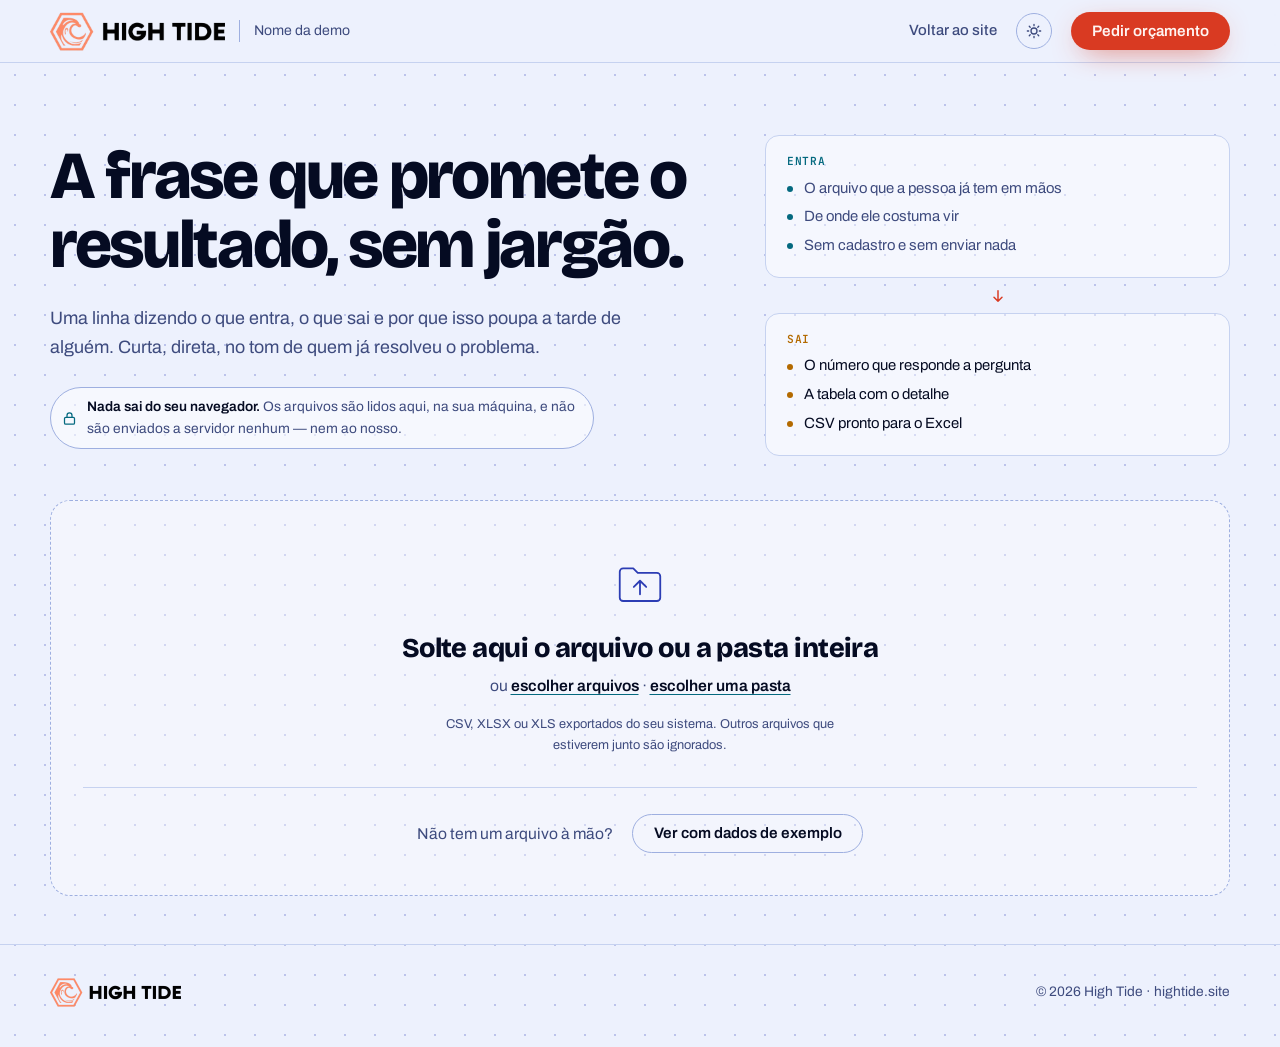
<file: demos/_modelo/index.html>
<!DOCTYPE html>
<meta charset="utf-8">
<title>Modelo — High Tide</title>
<meta name="viewport" content="width=device-width, initial-scale=1">
<meta name="description" content="Esqueleto das demos High Tide: entrada de arquivo, resultado com números, tabela e exportação. Tudo lido no seu navegador — nada é enviado.">
<link rel="icon" type="image/png" href="../../telas/favicon.png">
<link rel="preconnect" href="https://fonts.googleapis.com">
<link rel="preconnect" href="https://fonts.gstatic.com" crossorigin>
<link href="https://fonts.googleapis.com/css2?family=Bricolage+Grotesque:opsz,wdth,wght@12..96,75..100,600..800&family=Archivo:wght@400;500;600;700&family=JetBrains+Mono:wght@500&display=swap" rel="stylesheet">
<link rel="stylesheet" href="../comum/base.css">

<style>
  /* CSS específico da demo */
</style>

<body data-demo="modelo">

<header>
  <div class="env barra">
    <a class="marca" href="https://hightide.site/" aria-label="High Tide, voltar ao site">
      <img class="so-escuro" src="../../telas/logo-escura.webp" width="524" height="120" alt="High Tide">
      <img class="so-claro" src="../../telas/logo-clara.webp" width="524" height="120" alt="" aria-hidden="true">
      <small>Nome da demo</small>
    </a>
    <nav>
      <a class="item" href="https://hightide.site/">Voltar ao site</a>
      <button class="tema" id="tema" type="button" aria-label="Alternar tema claro e escuro">
        <svg class="sol" viewBox="0 0 24 24" fill="none" stroke="currentColor" stroke-width="2" stroke-linecap="round"><circle cx="12" cy="12" r="4.5"/><path d="M12 2v2M12 20v2M2 12h2M20 12h2M4.9 4.9l1.4 1.4M17.7 17.7l1.4 1.4M19.1 4.9l-1.4 1.4M6.3 17.7l-1.4 1.4"/></svg>
        <svg class="lua" viewBox="0 0 24 24" fill="none" stroke="currentColor" stroke-width="2" stroke-linecap="round" stroke-linejoin="round"><path d="M20 14.5A8.5 8.5 0 0 1 9.5 4a8.5 8.5 0 1 0 10.5 10.5Z"/></svg>
      </button>
      <a class="btn" href="https://hightide.site/#orcamento">Pedir orçamento</a>
    </nav>
  </div>
</header>

<main>
  <section class="abertura env" id="abertura">
    <div class="abertura__grade">
    <div class="abertura__texto">
    <h1>A frase que promete o resultado, sem jargão.</h1>
    <p class="lead">Uma linha dizendo o que entra, o que sai e por que isso poupa a tarde de alguém. Curta, direta, no tom de quem já resolveu o problema.</p>
    <p class="local">
      <svg viewBox="0 0 24 24" fill="none" stroke="currentColor" stroke-width="2" stroke-linecap="round" stroke-linejoin="round"><rect x="4" y="10" width="16" height="11" rx="2"/><path d="M8 10V7a4 4 0 0 1 8 0v3"/></svg>
      <span><b>Nada sai do seu navegador.</b> Os arquivos são lidos aqui, na sua máquina, e não são enviados a servidor nenhum — nem ao nosso.</span>
    </p>
    </div>
    <aside class="entra-sai" aria-label="O que entra e o que sai">
      <div class="entra"><span class="rotulo">Entra</span><ul>
        <li>O arquivo que a pessoa já tem em mãos</li>
        <li>De onde ele costuma vir</li>
        <li>Sem cadastro e sem enviar nada</li>
      </ul></div>
      <span class="seta" aria-hidden="true"><svg viewBox="0 0 24 24" fill="none" stroke="currentColor" stroke-width="2.2" stroke-linecap="round" stroke-linejoin="round"><path d="M12 4v16M6 14l6 6 6-6"/></svg></span>
      <div class="sai"><span class="rotulo">Sai</span><ul>
        <li>O número que responde a pergunta</li>
        <li>A tabela com o detalhe</li>
        <li>CSV pronto para o Excel</li>
      </ul></div>
    </aside>
    </div>

    <div class="solta" id="solta" tabindex="0" role="button" aria-label="Área para soltar arquivos">
      <svg viewBox="0 0 48 48" fill="none" stroke="currentColor" stroke-width="1.6" stroke-linecap="round" stroke-linejoin="round" aria-hidden="true">
        <path d="M6 14a3 3 0 0 1 3-3h9l4 4h17a3 3 0 0 1 3 3v19a3 3 0 0 1-3 3H9a3 3 0 0 1-3-3Z"/>
        <path d="M24 34V22M18.5 27.5 24 22l5.5 5.5"/>
      </svg>
      <h2><span class="so-mouse">Solte aqui o arquivo ou a pasta inteira</span><span class="so-toque">Toque para escolher o arquivo</span></h2>
      <p class="ou so-mouse">ou <button type="button" id="escolher">escolher arquivos</button> · <button type="button" id="escolher-pasta">escolher uma pasta</button></p>
      <p class="aceita">CSV, XLSX ou XLS exportados do seu sistema. Outros arquivos que estiverem junto são ignorados.</p>
      <p class="andamento" id="andamento" hidden></p>
      <div class="exemplo">
        <span>Não tem um arquivo à mão?</span>
        <button class="btn discreto" type="button" id="exemplo">Ver com dados de exemplo</button>
      </div>
      <input type="file" id="entrada" multiple accept=".csv,.txt,.tsv,.xlsx,.xls" hidden>
      <input type="file" id="entrada-pasta" webkitdirectory hidden>
    </div>
  </section>

  <section class="resultado env" id="resultado" hidden>
    <div class="lida">
      <div class="avisos" id="lida"></div>
      <button class="btn discreto" type="button" id="outra">Ler outro arquivo</button>
    </div>

    <div id="corpo">
      <div class="painel">
        <h2 class="resumo" id="resumo"></h2>
        <div class="regua" id="regua" aria-label="Como as linhas se dividem">
          <div class="regua__barra" id="regua-barra"></div>
          <div class="regua__legenda" id="regua-legenda"></div>
        </div>
      </div>

      <div class="kpis" id="kpis"></div>

      <div class="ferramentas">
        <label class="busca">
          <svg viewBox="0 0 24 24" fill="none" stroke="currentColor" stroke-width="2" stroke-linecap="round"><circle cx="11" cy="11" r="7"/><path d="m20 20-3.5-3.5"/></svg>
          <input type="search" id="busca" placeholder="Filtrar a tabela" aria-label="Filtrar a tabela">
        </label>
        <div class="exportar">
          <button class="btn discreto" type="button" id="baixar">Baixar CSV</button>
          <button class="btn discreto" type="button" id="copiar">Copiar tabela</button>
          <span class="copiado" id="copiado" hidden></span>
        </div>
      </div>

      <div class="rolagem">
        <table id="tabela">
          <thead>
            <tr>
              <th>Item</th>
              <th>Situação</th>
              <th class="num">Valor (R$)</th>
            </tr>
          </thead>
          <tbody id="linhas"></tbody>
          <tfoot><tr><td colspan="2" id="rodape-nota"></td><td class="num" id="rodape-total"></td></tr></tfoot>
        </table>
      </div>
    </div>

    <div class="aviso-vazio" id="vazio" hidden></div>

    <div class="fecho"><div class="fecho__grade">
      <div>
      <h2>Quer isso rodando toda semana, sozinho, com os seus dados?</h2>
      <p>Esta é uma amostra. Na sua empresa, a rotina roda sozinha no horário combinado, lê de onde o dado já está e entrega no sistema que você usa — sem ninguém digitar.</p>
      <a class="btn" href="https://hightide.site/#orcamento">Conversar com a High Tide</a>
      </div>
      <aside class="outras" id="outras" aria-label="Outras amostras"></aside>
    </div></div>
  </section>
</main>

<footer>
  <div class="env rodape">
    <span class="marca">
      <img class="so-escuro" src="../../telas/logo-escura.webp" width="524" height="120" alt="High Tide">
      <img class="so-claro" src="../../telas/logo-clara.webp" width="524" height="120" alt="" aria-hidden="true">
    </span>
    <span>© 2026 High Tide · hightide.site</span>
  </div>
</footer>

<script src="../comum/comum.js"></script>
<script src="../comum/chrome.js"></script>
<!-- aqui entra a tag de script do nucleo.js da demo, antes do script inline -->
<script>
(function () {
  'use strict';
  var $ = function (id) { return document.getElementById(id); };
  function esc(s) {
    return String(s == null ? '' : s).replace(/[&<>"']/g, function (c) {
      return { '&': '&amp;', '<': '&lt;', '>': '&gt;', '"': '&quot;', "'": '&#39;' }[c];
    });
  }
  function plural(n, um, muitos) { return n + ' ' + (n === 1 ? um : muitos); }

  var solta = $('solta'), andamento = $('andamento');

  function avisarSolta(msg, erro) {
    andamento.hidden = false;
    andamento.className = 'andamento' + (erro ? ' erro' : '');
    andamento.textContent = msg;
  }

  HT.soltar({
    area: solta,
    entrada: $('entrada'),
    entradaPasta: $('entrada-pasta'),
    aoReceber: function (files) {
      solta.classList.add('lendo');
      avisarSolta('Lendo ' + files[0].name + '…');
      HT.lerTabela(files[0]).then(function (tabela) {
        andamento.hidden = true;
        $('lida').innerHTML = '<span><b>' + esc(tabela.nome) + '</b></span>' +
          '<span>' + esc(plural(tabela.linhas.length, 'linha', 'linhas')) + '</span>' +
          '<span>' + esc(plural(tabela.cabecalho.length, 'coluna', 'colunas')) + '</span>';
        HT.mostrarResultado();
      }, function (e) {
        avisarSolta('Não deu para ler: ' + (e && e.message ? e.message : e), true);
      }).then(function () { solta.classList.remove('lendo'); });
    }
  });

  $('escolher').addEventListener('click', function () { $('entrada').click(); });
  $('escolher-pasta').addEventListener('click', function () { $('entrada-pasta').click(); });

  var FAIXAS = [
    { chave: 'ok', rotulo: 'Em dia', cor: 'var(--ciano)', n: 1, valor: 5200 },
    { chave: 'alerta', rotulo: 'Para conferir', cor: 'var(--sol)', n: 1, valor: 3200 },
    { chave: 'erro', rotulo: 'Com problema', cor: 'var(--coral)', n: 1, valor: 1250 }
  ];
  var EXEMPLO = [
    { item: 'Primeira linha do exemplo', situacao: 'ok', etiqueta: 'em dia', valor: '5.200,00' },
    { item: 'Segunda linha do exemplo', situacao: 'alerta', etiqueta: 'conferir', valor: '3.200,00' },
    { item: 'Terceira linha do exemplo', situacao: 'erro', etiqueta: 'problema', valor: '1.250,00' }
  ];

  function renderKpis() {
    var kpis = [
      ['Linhas lidas', '3', 'de um arquivo de exemplo'],
      ['Total', 'R$ 9.650,00', 'somando as três'],
      ['Com problema', '1', 'precisa de olho humano']
    ];
    $('kpis').innerHTML = kpis.map(function (k) {
      return '<div class="kpi">' + esc(k[0]) + '<b>' + esc(k[1]) + '</b><small>' + esc(k[2]) + '</small></div>';
    }).join('');
  }

  function renderRegua() {
    var soma = FAIXAS.reduce(function (s, f) { return s + f.valor; }, 0) || 1;
    $('regua-barra').innerHTML = FAIXAS.map(function (f, i) {
      return '<i data-faixa="' + esc(f.chave) + '" style="--cor:' + f.cor + ';flex-basis:' +
        (f.valor / soma * 100).toFixed(2) + '%;animation-delay:' + (i * 90) + 'ms" title="' + esc(f.rotulo) + '"></i>';
    }).join('');
    $('regua-legenda').innerHTML = FAIXAS.map(function (f) {
      return '<div data-faixa="' + esc(f.chave) + '" style="--cor:' + f.cor + '">' + esc(f.rotulo) +
        '<b>R$ ' + esc(f.valor.toFixed(2).replace('.', ',')) + '</b><small>' +
        esc(plural(f.n, 'linha', 'linhas')) + '</small></div>';
    }).join('');
  }

  function renderTabela() {
    $('linhas').innerHTML = EXEMPLO.map(function (l, i) {
      return '<tr class="linha" style="--i:' + i + '">' +
        '<td class="titulo">' + esc(l.item) + '<small>detalhe secundário da linha</small></td>' +
        '<td><span class="rot">Situação</span><span class="tag ' + esc(l.situacao) + '">' + esc(l.etiqueta) + '</span></td>' +
        '<td class="num"><span class="rot">Valor</span>' + esc(l.valor) + '</td>' +
        '</tr>';
    }).join('');
    $('rodape-nota').textContent = plural(EXEMPLO.length, 'linha', 'linhas');
    $('rodape-total').textContent = '9.650,00';
  }

  function paraExportar() {
    return [['Item', 'Situação', 'Valor']].concat(EXEMPLO.map(function (l) {
      return [l.item, l.etiqueta, l.valor];
    }));
  }

  $('exemplo').addEventListener('click', function () {
    andamento.hidden = true;
    $('lida').innerHTML = '<span><b>dados de exemplo</b></span><span>' + esc(plural(EXEMPLO.length, 'linha', 'linhas')) + '</span>';
    $('resumo').innerHTML = '<span class="valor">R$ 9.650,00</span> em ' + esc(plural(EXEMPLO.length, 'linha', 'linhas')) +
      '.<small>A frase que resume o achado principal.</small>';
    renderKpis();
    renderRegua();
    renderTabela();
    $('corpo').hidden = false;
    $('vazio').hidden = true;
    HT.mostrarResultado();
  });

  $('outra').addEventListener('click', function () {
    $('busca').value = '';
    filtrar();
    HT.voltar();
  });

  function filtrar() {
    var termo = $('busca').value.trim().toLowerCase();
    Array.prototype.slice.call($('linhas').children).forEach(function (tr) {
      tr.hidden = termo !== '' && tr.textContent.toLowerCase().indexOf(termo) < 0;
    });
  }
  $('busca').addEventListener('input', filtrar);

  $('baixar').addEventListener('click', function () {
    HT.baixar('exemplo.csv', COMUM.csv(paraExportar()));
  });

  $('copiar').addEventListener('click', function () {
    HT.copiar(COMUM.tsv(paraExportar())).then(function (ok) {
      HT.avisar($('copiado'), ok ? 'Copiado — cole na planilha.' : 'Não deu para copiar — selecione a tabela e use Ctrl+C.', ok ? 2500 : 5000);
    });
  });

  HT.iniciar();
})();
</script>
</file>
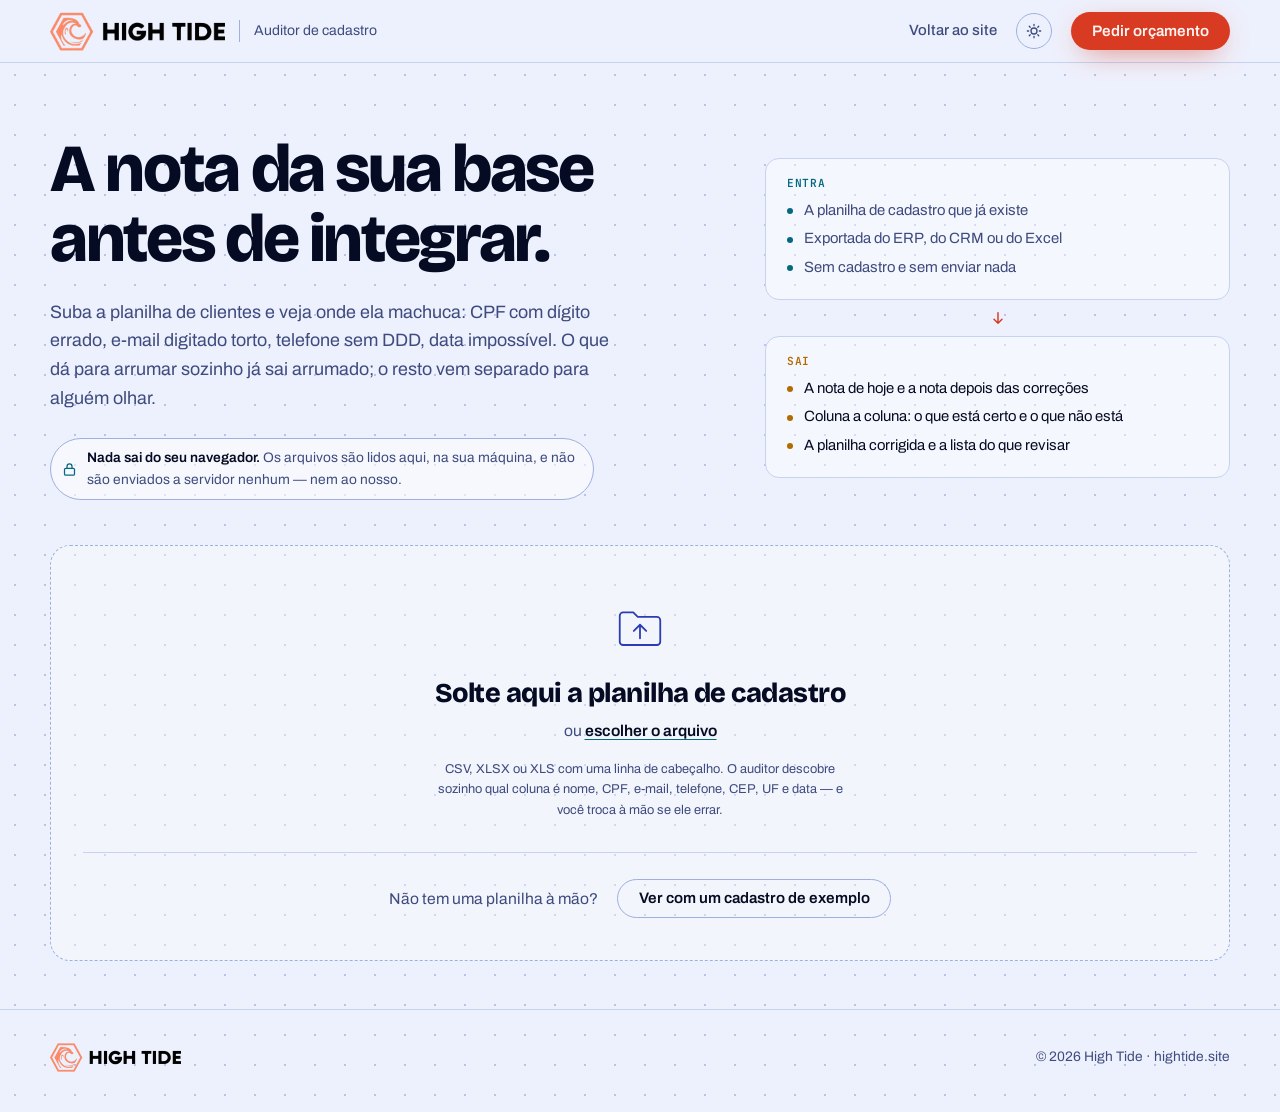
<file: demos/auditor/index.html>
<!DOCTYPE html>
<meta charset="utf-8">
<title>Auditor de cadastro — High Tide</title>
<meta name="viewport" content="width=device-width, initial-scale=1">
<meta name="description" content="Suba a planilha de cadastro e veja a nota da sua base: CPF com dígito errado, e-mail torto, telefone sem DDD. Sai a planilha corrigida. Tudo lido no seu navegador — nada é enviado.">
<link rel="icon" type="image/png" href="../../telas/favicon.png">
<link rel="preconnect" href="https://fonts.googleapis.com">
<link rel="preconnect" href="https://fonts.gstatic.com" crossorigin>
<link href="https://fonts.googleapis.com/css2?family=Bricolage+Grotesque:opsz,wdth,wght@12..96,75..100,600..800&family=Archivo:wght@400;500;600;700&family=JetBrains+Mono:wght@500&display=swap" rel="stylesheet">
<link rel="stylesheet" href="../comum/base.css">

<style>
  .regua [data-faixa="ok"]        { --cor: var(--ciano); }
  .regua [data-faixa="corrigido"] { --cor: var(--sol); }
  .regua [data-faixa="revisar"]   { --cor: var(--coral); }
  .regua [data-faixa="vazio"]     { --cor: var(--linha-forte); }

  .cel-corrigido { background: color-mix(in srgb, var(--sol) 11%, transparent); }
  .cel-revisar   { background: color-mix(in srgb, var(--coral) 12%, transparent); }
  .cel-vazio     { background: color-mix(in srgb, var(--linha-forte) 26%, transparent); }
  td s { color: var(--tinta-mid); text-decoration-color: var(--coral); }
  td .antes { display: block; font-size: .78rem; font-weight: 400; }
  td .motivo { display: none; font-size: .78rem; color: var(--tinta-mid); }
  .vazia { color: var(--tinta-mid); }
  #tabela td { overflow-wrap: anywhere; }

  .titulo-secao { margin: 3rem 0 1rem; font: 600 .78rem/1.4 Archivo, sans-serif; letter-spacing: .05em; text-transform: uppercase; color: var(--ciano); }
  .de-para { color: var(--tinta-mid); }
  .de-para b { color: var(--tinta); font-weight: 500; }
  .de-para span:not(.rot) { display: block; overflow-wrap: anywhere; }

  @media (max-width: 640px) {
    td .motivo { display: block; }
  }
</style>

<body data-demo="auditor">

<header>
  <div class="env barra">
    <a class="marca" href="https://hightide.site/" aria-label="High Tide, voltar ao site">
      <img class="so-escuro" src="../../telas/logo-escura.webp" width="524" height="120" alt="High Tide">
      <img class="so-claro" src="../../telas/logo-clara.webp" width="524" height="120" alt="" aria-hidden="true">
      <small>Auditor de cadastro</small>
    </a>
    <nav>
      <a class="item" href="https://hightide.site/">Voltar ao site</a>
      <button class="tema" id="tema" type="button" aria-label="Alternar tema claro e escuro">
        <svg class="sol" viewBox="0 0 24 24" fill="none" stroke="currentColor" stroke-width="2" stroke-linecap="round"><circle cx="12" cy="12" r="4.5"/><path d="M12 2v2M12 20v2M2 12h2M20 12h2M4.9 4.9l1.4 1.4M17.7 17.7l1.4 1.4M19.1 4.9l-1.4 1.4M6.3 17.7l-1.4 1.4"/></svg>
        <svg class="lua" viewBox="0 0 24 24" fill="none" stroke="currentColor" stroke-width="2" stroke-linecap="round" stroke-linejoin="round"><path d="M20 14.5A8.5 8.5 0 0 1 9.5 4a8.5 8.5 0 1 0 10.5 10.5Z"/></svg>
      </button>
      <a class="btn" href="https://hightide.site/#orcamento">Pedir orçamento</a>
    </nav>
  </div>
</header>

<main>
  <section class="abertura env" id="abertura">
    <div class="abertura__grade">
    <div class="abertura__texto">
    <h1>A nota da sua base antes de integrar.</h1>
    <p class="lead">Suba a planilha de clientes e veja onde ela machuca: CPF com dígito errado, e-mail digitado torto, telefone sem DDD, data impossível. O que dá para arrumar sozinho já sai arrumado; o resto vem separado para alguém olhar.</p>
    <p class="local">
      <svg viewBox="0 0 24 24" fill="none" stroke="currentColor" stroke-width="2" stroke-linecap="round" stroke-linejoin="round"><rect x="4" y="10" width="16" height="11" rx="2"/><path d="M8 10V7a4 4 0 0 1 8 0v3"/></svg>
      <span><b>Nada sai do seu navegador.</b> Os arquivos são lidos aqui, na sua máquina, e não são enviados a servidor nenhum — nem ao nosso.</span>
    </p>
    </div>
    <aside class="entra-sai" aria-label="O que entra e o que sai">
      <div class="entra"><span class="rotulo">Entra</span><ul>
        <li>A planilha de cadastro que já existe</li>
        <li>Exportada do ERP, do CRM ou do Excel</li>
        <li>Sem cadastro e sem enviar nada</li>
      </ul></div>
      <span class="seta" aria-hidden="true"><svg viewBox="0 0 24 24" fill="none" stroke="currentColor" stroke-width="2.2" stroke-linecap="round" stroke-linejoin="round"><path d="M12 4v16M6 14l6 6 6-6"/></svg></span>
      <div class="sai"><span class="rotulo">Sai</span><ul>
        <li>A nota de hoje e a nota depois das correções</li>
        <li>Coluna a coluna: o que está certo e o que não está</li>
        <li>A planilha corrigida e a lista do que revisar</li>
      </ul></div>
    </aside>
    </div>

    <div class="solta" id="solta" tabindex="0" role="button" aria-label="Área para soltar a planilha de cadastro">
      <svg viewBox="0 0 48 48" fill="none" stroke="currentColor" stroke-width="1.6" stroke-linecap="round" stroke-linejoin="round" aria-hidden="true">
        <path d="M6 14a3 3 0 0 1 3-3h9l4 4h17a3 3 0 0 1 3 3v19a3 3 0 0 1-3 3H9a3 3 0 0 1-3-3Z"/>
        <path d="M24 34V22M18.5 27.5 24 22l5.5 5.5"/>
      </svg>
      <h2><span class="so-mouse">Solte aqui a planilha de cadastro</span><span class="so-toque">Toque para escolher a planilha</span></h2>
      <p class="ou so-mouse">ou <button type="button" id="escolher">escolher o arquivo</button></p>
      <p class="aceita">CSV, XLSX ou XLS com uma linha de cabeçalho. O auditor descobre sozinho qual coluna é nome, CPF, e-mail, telefone, CEP, UF e data — e você troca à mão se ele errar.</p>
      <p class="andamento" id="andamento" hidden></p>
      <div class="exemplo">
        <span>Não tem uma planilha à mão?</span>
        <button class="btn discreto" type="button" id="exemplo">Ver com um cadastro de exemplo</button>
      </div>
      <input type="file" id="entrada" accept=".csv,.txt,.tsv,.xlsx,.xls" hidden>
    </div>
  </section>

  <section class="resultado env" id="resultado" hidden>
    <div class="lida">
      <div class="avisos" id="lida"></div>
      <button class="btn discreto" type="button" id="outra">Ler outra planilha</button>
    </div>

    <div id="corpo">
      <div class="painel">
        <h2 class="resumo" id="resumo"></h2>
        <div class="regua" id="regua" aria-label="Como as células se dividem">
          <div class="regua__barra" id="regua-barra"></div>
          <div class="regua__legenda" id="regua-legenda"></div>
        </div>
      </div>

      <details class="mapa" id="mapa">
        <summary><b>Colunas reconhecidas</b><span></span></summary>
        <div class="mapa__corpo"><div class="mapa__grade" id="mapa-grade"></div></div>
      </details>

      <h3 class="titulo-secao">Coluna a coluna</h3>
      <div class="rolagem">
        <table>
          <thead>
            <tr>
              <th>Coluna</th>
              <th>Tipo</th>
              <th class="num">OK</th>
              <th class="num">Corrigidas</th>
              <th class="num">Revisar</th>
              <th>Exemplo</th>
            </tr>
          </thead>
          <tbody id="colunas"></tbody>
        </table>
      </div>

      <div class="ferramentas">
        <label class="busca">
          <svg viewBox="0 0 24 24" fill="none" stroke="currentColor" stroke-width="2" stroke-linecap="round"><circle cx="11" cy="11" r="7"/><path d="m20 20-3.5-3.5"/></svg>
          <input type="search" id="busca" placeholder="Filtrar as linhas" aria-label="Filtrar as linhas">
        </label>
        <div class="exportar">
          <button class="btn discreto" type="button" id="baixar-corrigida">Baixar planilha corrigida</button>
          <button class="btn discreto" type="button" id="baixar-pendencias">Baixar pendências</button>
          <button class="btn discreto" type="button" id="copiar">Copiar</button>
          <span class="copiado" id="copiado" hidden></span>
        </div>
      </div>

      <div class="filtros" id="filtros" role="group" aria-label="Filtrar linhas">
        <button type="button" data-filtro="todas" aria-pressed="true">Todas</button>
        <button type="button" data-filtro="corrigido" aria-pressed="false">Com correção</button>
        <button type="button" data-filtro="revisar" aria-pressed="false">Para revisar</button>
      </div>

      <div class="rolagem">
        <table id="tabela">
          <thead><tr id="cabecalho"></tr></thead>
          <tbody id="linhas"></tbody>
          <tfoot><tr><td id="rodape-nota"></td></tr></tfoot>
        </table>
      </div>
    </div>

    <div class="aviso-vazio" id="vazio" hidden></div>

    <div class="fecho"><div class="fecho__grade">
      <div>
      <h2>Quer isso rodando toda semana, sozinho, com os seus dados?</h2>
      <p>Esta é uma amostra. Na sua empresa, a rotina audita a base no horário combinado, grava a correção direto no sistema e manda a lista do que precisa de olho humano para quem cuida do cadastro — antes que o dado ruim vire nota fiscal rejeitada ou cobrança que não chega.</p>
      <a class="btn" href="https://hightide.site/#orcamento">Conversar com a High Tide</a>
      </div>
      <aside class="outras" id="outras" aria-label="Outras amostras"></aside>
    </div></div>
  </section>
</main>

<footer>
  <div class="env rodape">
    <span class="marca">
      <img class="so-escuro" src="../../telas/logo-escura.webp" width="524" height="120" alt="High Tide">
      <img class="so-claro" src="../../telas/logo-clara.webp" width="524" height="120" alt="" aria-hidden="true">
    </span>
    <span>© 2026 High Tide · hightide.site</span>
  </div>
</footer>

<script src="../comum/comum.js"></script>
<script src="../comum/chrome.js"></script>
<script src="nucleo.js"></script>
<script>
(function () {
  'use strict';
  var $ = function (id) { return document.getElementById(id); };
  var esc = COMUM.esc;
  var plural = COMUM.plural;
  var hoje = COMUM.hojeISO();
  var TETO = 300;

  var estado = { nome: '', cabecalho: [], linhas: [], colunas: [], auditoria: null, filtro: 'todas', busca: '' };

  var solta = $('solta'), andamento = $('andamento');

  function avisarSolta(msg, erro) {
    andamento.hidden = false;
    andamento.className = 'andamento' + (erro ? ' erro' : '');
    andamento.textContent = msg;
  }

  function numero(v) { return String(v).replace('.', ','); }

  /* ---------- entrada ---------- */

  HT.soltar({
    area: solta,
    entrada: $('entrada'),
    aoReceber: function (files) {
      solta.classList.add('lendo');
      avisarSolta('Lendo ' + files[0].name + '…');
      HT.lerTabela(files[0]).then(function (tabela) {
        andamento.hidden = true;
        carregar(tabela.nome, tabela.cabecalho, tabela.linhas);
      }, function (e) {
        avisarSolta('Não deu para ler: ' + (e && e.message ? e.message : e), true);
      }).then(function () { solta.classList.remove('lendo'); });
    }
  });

  $('escolher').addEventListener('click', function () { $('entrada').click(); });

  $('exemplo').addEventListener('click', function () {
    var ex = AUD.exemplo(hoje);
    andamento.hidden = true;
    carregar(ex.nome, ex.cabecalho, ex.linhas);
  });

  $('outra').addEventListener('click', function () {
    estado.busca = '';
    $('busca').value = '';
    HT.voltar();
  });

  function carregar(nome, cabecalho, linhas) {
    estado.nome = nome;
    estado.cabecalho = cabecalho;
    estado.linhas = linhas;
    estado.colunas = AUD.detectarColunas(cabecalho, linhas);
    estado.filtro = 'todas';
    estado.busca = '';
    $('busca').value = '';
    marcarFiltro();

    var temDados = cabecalho.length > 0 && linhas.length > 0;
    $('corpo').hidden = !temDados;
    $('vazio').hidden = temDados;
    if (!temDados) {
      $('vazio').textContent = 'Essa planilha não tem linhas de dados abaixo do cabeçalho.';
    }

    $('lida').innerHTML = '<span><b>' + esc(nome) + '</b></span>' +
      '<span>' + esc(plural(linhas.length, 'linha', 'linhas')) + '</span>' +
      '<span>' + esc(plural(cabecalho.length, 'coluna', 'colunas')) + '</span>';

    if (temDados) {
      renderMapa();
      recalcular();
    }
    HT.mostrarResultado();
  }

  /* sem renderMapa: refazer os selects durante o change de um deles tira o foco de quem escolheu */
  function recalcular() {
    estado.auditoria = AUD.auditar(estado.cabecalho, estado.linhas, estado.colunas, { hoje: hoje });
    renderResumo();
    renderColunas();
    renderCabecalho();
    renderLinhas();
  }

  /* ---------- resumo e régua ---------- */

  function totais() {
    var t = { ok: 0, corrigido: 0, revisar: 0, vazio: 0 };
    estado.auditoria.colunas.forEach(function (c) {
      if (c.papel === 'outro') return;
      t.ok += c.ok; t.corrigido += c.corrigidos; t.revisar += c.revisar; t.vazio += c.vazios;
    });
    return t;
  }

  function renderResumo() {
    var a = estado.auditoria, t = totais();
    var perfeitas = a.linhas.filter(function (l) { return l.situacao === 'ok'; }).length;
    var extra = a.repetidos.length
      ? plural(a.repetidos.length, 'documento aparece', 'documentos aparecem') + ' em mais de uma linha.'
      : 'Nenhum documento repetido.';

    $('resumo').innerHTML = '<span class="valor">' + esc(numero(a.nota.antes)) + '</span> de nota hoje, ' +
      esc(numero(a.nota.depois)) + ' depois das correções automáticas.' +
      '<small>' + esc(plural(perfeitas, 'linha está inteira', 'linhas estão inteiras')) + ' de ' +
      esc(plural(estado.linhas.length, 'linha', 'linhas')) + '. ' + esc(extra) + '</small>';

    var faixas = [
      ['ok', 'Já estavam certas', t.ok],
      ['corrigido', 'Corrigidas sozinhas', t.corrigido],
      ['revisar', 'Para revisar', t.revisar],
      ['vazio', 'Obrigatórias em branco', t.vazio]
    ];
    var soma = t.ok + t.corrigido + t.revisar + t.vazio || 1;
    $('regua-barra').innerHTML = faixas.filter(function (f) { return f[2] > 0; }).map(function (f, i) {
      return '<i data-faixa="' + esc(f[0]) + '" style="flex-basis:' + (f[2] / soma * 100).toFixed(2) +
        '%;animation-delay:' + (i * 90) + 'ms" title="' + esc(f[1] + ': ' + f[2]) + '"></i>';
    }).join('');
    $('regua-legenda').innerHTML = faixas.filter(function (f) { return f[2] > 0; }).map(function (f) {
      return '<div data-faixa="' + esc(f[0]) + '">' + esc(f[1]) + '<b>' + esc(String(f[2])) + '</b><small>' +
        esc((f[2] / soma * 100).toFixed(1).replace('.', ',') + '% das células') + '</small></div>';
    }).join('');
  }

  /* ---------- ajuste de colunas ---------- */

  function renderMapa() {
    $('mapa-grade').innerHTML = estado.colunas.map(function (c) {
      var opcoes = AUD.PAPEIS.map(function (p) {
        return '<option value="' + esc(p) + '"' + (p === c.papel ? ' selected' : '') + '>' +
          esc(AUD.NOME_PAPEL[p]) + '</option>';
      }).join('');
      return '<label>' + esc(c.nome || 'coluna ' + (c.indice + 1)) +
        '<select data-coluna="' + c.indice + '">' + opcoes + '</select></label>';
    }).join('');
  }

  $('mapa-grade').addEventListener('change', function (e) {
    var select = e.target.closest('select[data-coluna]');
    if (!select) return;
    var indice = Number(select.dataset.coluna);
    estado.colunas.forEach(function (c) { if (c.indice === indice) c.papel = select.value; });
    recalcular();
  });

  /* ---------- tabela por coluna ---------- */

  function textoExemplo(ex) {
    if (!ex) return '';
    if (ex.para) return '<span><b>' + esc(ex.de) + '</b> → ' + esc(ex.para) + '</span>';
    return '<span><b>' + esc(ex.de || '(em branco)') + '</b> — ' + esc(ex.motivo) + '</span>';
  }

  function renderColunas() {
    $('colunas').innerHTML = estado.auditoria.colunas.map(function (c, i) {
      var exemplos = c.exemplos.slice(0, 2).map(textoExemplo).join('');
      return '<tr class="linha" style="--i:' + i + '">' +
        '<td class="titulo">' + esc(c.nome || 'coluna ' + (c.indice + 1)) + '</td>' +
        '<td><span class="rot">Tipo</span>' + esc(AUD.NOME_PAPEL[c.papel]) + '</td>' +
        '<td class="num"><span class="rot">OK</span>' + esc(String(c.ok)) + '</td>' +
        '<td class="num"><span class="rot">Corrigidas</span>' + esc(String(c.corrigidos)) + '</td>' +
        '<td class="num"><span class="rot">Revisar</span>' + esc(String(c.revisar + c.vazios)) + '</td>' +
        '<td class="de-para"><span class="rot">Exemplo</span>' +
        (exemplos || '<span class="vazia">nada a apontar</span>') + '</td>' +
        '</tr>';
    }).join('');
  }

  /* ---------- tabela de linhas ---------- */

  function indiceTitulo() {
    for (var i = 0; i < estado.colunas.length; i++) if (estado.colunas[i].papel === 'nome') return i;
    return 0;
  }

  function renderCabecalho() {
    $('cabecalho').innerHTML = estado.auditoria.colunas.map(function (c) {
      return '<th>' + esc(c.nome || 'coluna ' + (c.indice + 1)) + '</th>';
    }).join('');
    $('rodape-nota').colSpan = estado.auditoria.colunas.length || 1;
  }

  function celula(cel, coluna, principal) {
    var classes = 'cel-' + cel.situacao + (principal ? ' titulo' : '');
    var rotulo = principal ? '' : '<span class="rot">' + esc(coluna.nome) + '</span>';
    var valor = cel.corrigido === '' ? '<span class="vazia">—</span>' : esc(cel.corrigido);
    var antes = cel.situacao === 'corrigido' ? '<small class="antes"><s>' + esc(cel.valor) + '</s></small>' : '';
    var motivo = cel.motivo ? '<small class="motivo">' + esc(cel.motivo) + '</small>' : '';
    return '<td class="' + classes + '"' + (cel.motivo ? ' title="' + esc(cel.motivo) + '"' : '') + '>' +
      rotulo + valor + antes + motivo + '</td>';
  }

  function linhaCombina(i) {
    var a = estado.auditoria;
    if (estado.filtro !== 'todas') {
      var achou = a.celulas[i].some(function (cel) {
        return estado.filtro === 'corrigido'
          ? cel.situacao === 'corrigido'
          : (cel.situacao === 'revisar' || cel.situacao === 'vazio');
      });
      if (!achou) return false;
    }
    if (!estado.busca) return true;
    /* procurar também no valor corrigido: é ele que está na tela */
    var texto = estado.linhas[i].join(' ') + ' ' + a.celulas[i].map(function (cel) {
      return cel.corrigido;
    }).join(' ');
    return texto.toLowerCase().indexOf(estado.busca) >= 0;
  }

  function renderLinhas() {
    var a = estado.auditoria;
    var principal = indiceTitulo();
    var visiveis = [];
    a.celulas.forEach(function (_, i) { if (linhaCombina(i)) visiveis.push(i); });

    var html = visiveis.slice(0, TETO).map(function (i, ordem) {
      var celulas = a.celulas[i].map(function (cel, j) {
        return celula(cel, estado.colunas[j], j === principal);
      }).join('');
      return '<tr class="linha" style="--i:' + (ordem < 24 ? ordem : 0) + '">' + celulas + '</tr>';
    }).join('');

    $('linhas').innerHTML = html ||
      '<tr><td class="nada" colspan="' + (a.colunas.length || 1) + '">Nenhuma linha bate com esse filtro.</td></tr>';
    $('rodape-nota').innerHTML = esc(plural(visiveis.length, 'linha na tabela', 'linhas na tabela')) +
      (visiveis.length > TETO ? ' <small>mostrando as ' + TETO + ' primeiras — o CSV traz todas</small>' : '');
  }

  $('busca').addEventListener('input', function () {
    estado.busca = this.value.trim().toLowerCase();
    renderLinhas();
  });

  function marcarFiltro() {
    Array.prototype.slice.call($('filtros').children).forEach(function (b) {
      b.setAttribute('aria-pressed', b.dataset.filtro === estado.filtro ? 'true' : 'false');
    });
  }

  $('filtros').addEventListener('click', function (e) {
    var botao = e.target.closest('button[data-filtro]');
    if (!botao) return;
    estado.filtro = botao.dataset.filtro;
    marcarFiltro();
    renderLinhas();
  });

  /* ---------- exportar ---------- */

  function nomeArquivo(base) { return base + '-' + hoje + '.csv'; }

  $('baixar-corrigida').addEventListener('click', function () {
    HT.baixar(nomeArquivo('cadastro-corrigido'),
      AUD.csvCorrigido(estado.cabecalho, estado.linhas, estado.auditoria));
  });

  $('baixar-pendencias').addEventListener('click', function () {
    HT.baixar(nomeArquivo('cadastro-pendencias'), AUD.csvPendencias(estado.auditoria));
  });

  $('copiar').addEventListener('click', function () {
    var linhas = AUD.matriz(estado.cabecalho, estado.linhas, estado.auditoria);
    HT.copiar(COMUM.tsv(linhas)).then(function (ok) {
      HT.avisar($('copiado'),
        ok ? 'Copiado — cole na planilha.' : 'Não deu para copiar — selecione a tabela e use Ctrl+C.',
        ok ? 2500 : 5000);
    });
  });

  HT.iniciar();
})();
</script>
</file>
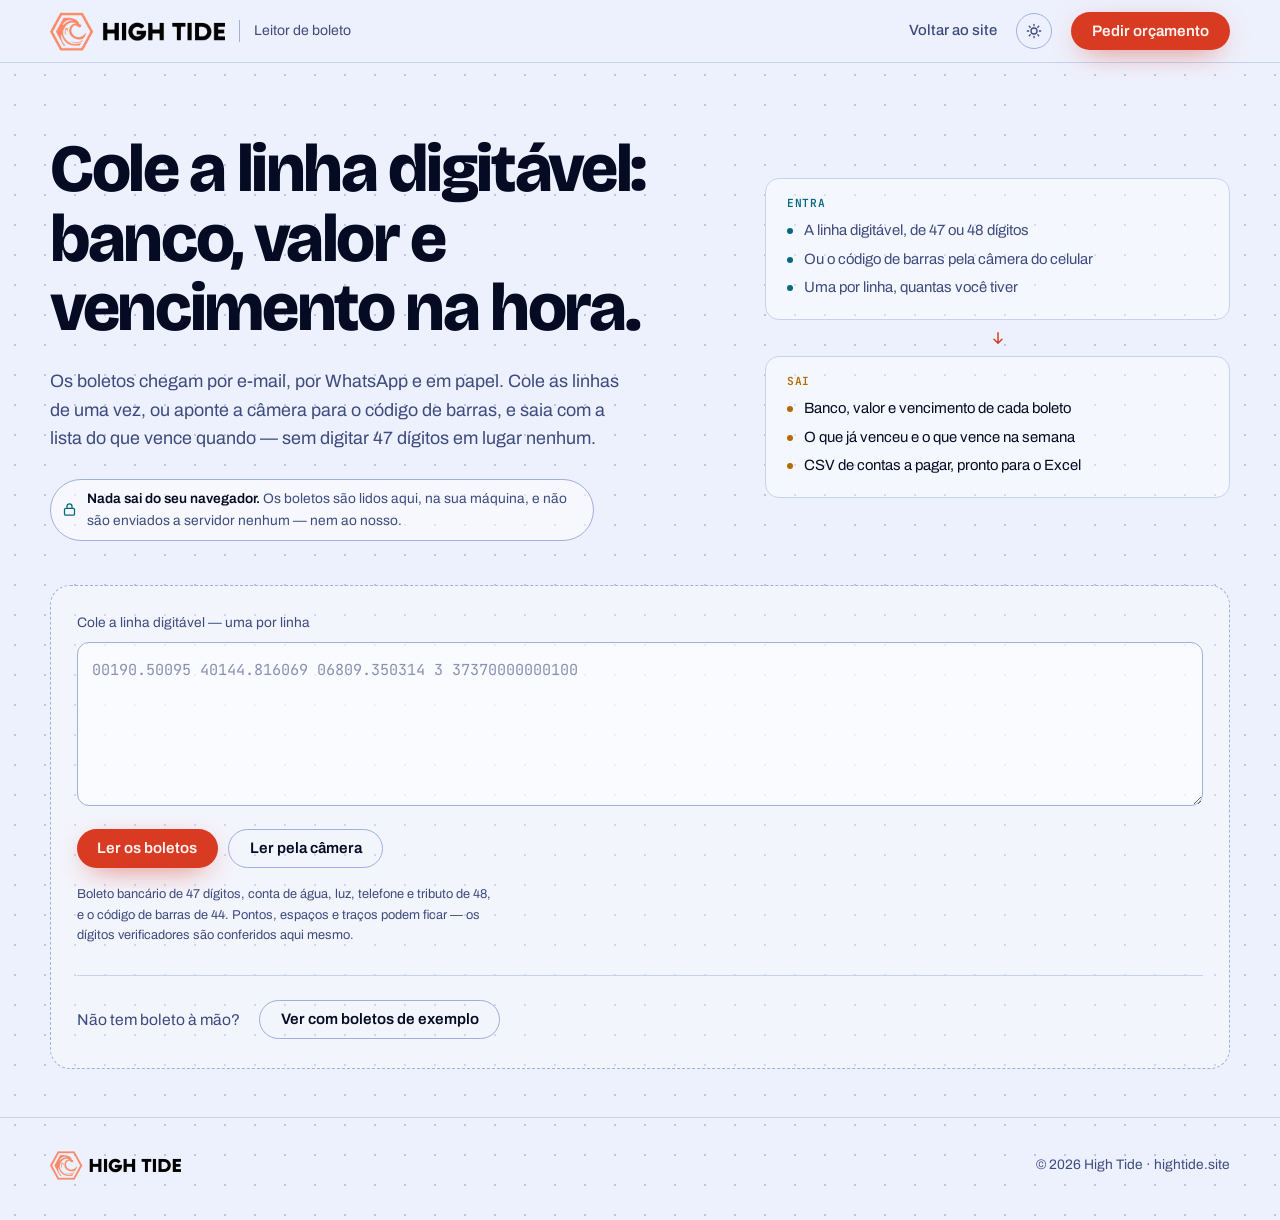
<file: demos/boleto/index.html>
<!DOCTYPE html>
<meta charset="utf-8">
<title>Leitor de boleto — High Tide</title>
<meta name="viewport" content="width=device-width, initial-scale=1">
<meta name="description" content="Cole a linha digitável ou aponte a câmera e receba banco, valor e vencimento de cada boleto, com CSV de contas a pagar. Tudo lido no seu navegador — nada é enviado.">
<link rel="icon" type="image/png" href="../../telas/favicon.png">
<link rel="preconnect" href="https://fonts.googleapis.com">
<link rel="preconnect" href="https://fonts.gstatic.com" crossorigin>
<link href="https://fonts.googleapis.com/css2?family=Bricolage+Grotesque:opsz,wdth,wght@12..96,75..100,600..800&family=Archivo:wght@400;500;600;700&family=JetBrains+Mono:wght@500&display=swap" rel="stylesheet">
<link rel="stylesheet" href="../comum/base.css">

<style>
  /* a entrada é texto, não arquivo: o bloco ocupa o lugar da área de soltar do modelo */
  .abertura .cola { grid-area: solta; }
  .cola {
    padding: 1.6rem 1.6rem 1.8rem;
    border: 1.5px dashed var(--linha-forte); border-radius: 20px;
    background: color-mix(in srgb, var(--superficie) 32%, transparent);
  }
  .cola > label { display: block; margin-bottom: .5rem; font-size: .86rem; color: var(--tinta-mid); }
  .cola textarea {
    width: 100%; min-height: 7.5rem; padding: .8rem .9rem; border-radius: 12px;
    border: 1px solid var(--linha-forte); background: color-mix(in srgb, var(--superficie) 60%, transparent);
    color: var(--tinta); font-family: "JetBrains Mono", ui-monospace, monospace;
    font-size: .95rem; line-height: 1.8; resize: vertical;
  }
  .cola textarea:focus { outline: none; border-color: var(--ciano); }
  .cola textarea::placeholder { color: color-mix(in srgb, var(--tinta-mid) 60%, transparent); }
  .acoes { display: flex; flex-wrap: wrap; gap: .6rem; margin-top: .9rem; }
  .cola .aceita { margin-top: 1rem; max-width: 60ch; font-size: .8rem; color: var(--tinta-mid); }
  .cola .andamento { margin-top: .9rem; font-size: .9rem; color: var(--ciano); }
  .cola .andamento.erro { color: var(--sol); }
  .cola .exemplo {
    margin-top: 1.8rem; padding-top: 1.5rem; border-top: 1px solid var(--linha);
    display: flex; flex-wrap: wrap; align-items: center; gap: .6rem 1.2rem;
    color: var(--tinta-mid); font-size: .98rem;
  }

  .camera { margin-top: 1.3rem; padding-top: 1.3rem; border-top: 1px solid var(--linha); }
  .camera video {
    display: block; width: 100%; max-width: 30rem; aspect-ratio: 4 / 3;
    border-radius: 14px; background: var(--fundo-2); object-fit: cover;
  }
  .camera__acoes {
    display: flex; flex-wrap: wrap; align-items: center; gap: .6rem 1rem;
    margin-top: .8rem; font-size: .88rem; color: var(--tinta-mid);
  }

  /* leitura única: o cartão é o resultado inteiro */
  .cartao {
    margin-top: 2.6rem; padding: 1.6rem 1.8rem 1.8rem;
    border: 1px solid var(--linha); border-radius: 18px;
    background: color-mix(in srgb, var(--superficie) 45%, transparent);
  }
  .cartao .banco { font: 600 .72rem/1.3 "JetBrains Mono", monospace; letter-spacing: .07em; text-transform: uppercase; color: var(--ciano); }
  .cartao h2 { margin-top: .55rem; font-size: clamp(2rem, 7vw, 3.2rem); }
  .cartao h2 .sem { color: var(--tinta-mid); font-size: .5em; letter-spacing: -0.01em; }
  .cartao .quando { display: flex; flex-wrap: wrap; align-items: center; gap: .55rem; margin-top: 1rem; font-size: 1.05rem; }
  .cartao .meta { margin-top: 1.5rem; padding-top: 1.2rem; border-top: 1px solid var(--linha); }
  .cartao .meta dd.mono { font-size: .8rem; overflow-wrap: anywhere; }
  .erros { margin-top: 1.3rem; padding: .85rem 1.1rem; border: 1px solid var(--coral); border-radius: 12px; font-size: .92rem; }
  .erros ul { margin: .4rem 0 0; padding-left: 1.15rem; color: var(--tinta-mid); }
  .detalhe .erros { margin-top: 1rem; font-size: .88rem; }

  .regua [data-faixa="vencidos"] { --cor: var(--coral); }
  .regua [data-faixa="semana"]   { --cor: var(--sol); }
  .regua [data-faixa="depois"]   { --cor: var(--azul); }
  .regua [data-faixa="semData"]  { --cor: var(--linha-forte); }

  td.titulo .codigo { display: block; margin-top: .15rem; font-family: "JetBrains Mono", ui-monospace, monospace; font-size: .76rem; font-weight: 400; color: var(--tinta-mid); overflow-wrap: anywhere; }
  td.venc { white-space: nowrap; }
  tr.linha.torta td.titulo { color: var(--coral); }

  /* no cartão do celular, vencimento e situação dividem a linha e o valor fecha sozinho embaixo */
  @media (max-width: 640px) {
    #tabela tbody tr.linha td.num { grid-column: 1 / -1; }
  }
  #lote .rolagem { margin-top: 2.6rem; }
</style>

<body data-demo="boleto">

<header>
  <div class="env barra">
    <a class="marca" href="https://hightide.site/" aria-label="High Tide, voltar ao site">
      <img class="so-escuro" src="../../telas/logo-escura.webp" width="524" height="120" alt="High Tide">
      <img class="so-claro" src="../../telas/logo-clara.webp" width="524" height="120" alt="" aria-hidden="true">
      <small>Leitor de boleto</small>
    </a>
    <nav>
      <a class="item" href="https://hightide.site/">Voltar ao site</a>
      <button class="tema" id="tema" type="button" aria-label="Alternar tema claro e escuro">
        <svg class="sol" viewBox="0 0 24 24" fill="none" stroke="currentColor" stroke-width="2" stroke-linecap="round"><circle cx="12" cy="12" r="4.5"/><path d="M12 2v2M12 20v2M2 12h2M20 12h2M4.9 4.9l1.4 1.4M17.7 17.7l1.4 1.4M19.1 4.9l-1.4 1.4M6.3 17.7l-1.4 1.4"/></svg>
        <svg class="lua" viewBox="0 0 24 24" fill="none" stroke="currentColor" stroke-width="2" stroke-linecap="round" stroke-linejoin="round"><path d="M20 14.5A8.5 8.5 0 0 1 9.5 4a8.5 8.5 0 1 0 10.5 10.5Z"/></svg>
      </button>
      <a class="btn" href="https://hightide.site/#orcamento">Pedir orçamento</a>
    </nav>
  </div>
</header>

<main>
  <section class="abertura env" id="abertura">
    <div class="abertura__grade">
    <div class="abertura__texto">
    <h1>Cole a linha digitável: banco, valor e vencimento na hora.</h1>
    <p class="lead">Os boletos chegam por e-mail, por WhatsApp e em papel. Cole as linhas de uma vez, ou aponte a câmera para o código de barras, e saia com a lista do que vence quando — sem digitar 47 dígitos em lugar nenhum.</p>
    <p class="local">
      <svg viewBox="0 0 24 24" fill="none" stroke="currentColor" stroke-width="2" stroke-linecap="round" stroke-linejoin="round"><rect x="4" y="10" width="16" height="11" rx="2"/><path d="M8 10V7a4 4 0 0 1 8 0v3"/></svg>
      <span><b>Nada sai do seu navegador.</b> Os boletos são lidos aqui, na sua máquina, e não são enviados a servidor nenhum — nem ao nosso.</span>
    </p>
    </div>
    <aside class="entra-sai" aria-label="O que entra e o que sai">
      <div class="entra"><span class="rotulo">Entra</span><ul>
        <li>A linha digitável, de 47 ou 48 dígitos</li>
        <li>Ou o código de barras pela câmera do celular</li>
        <li>Uma por linha, quantas você tiver</li>
      </ul></div>
      <span class="seta" aria-hidden="true"><svg viewBox="0 0 24 24" fill="none" stroke="currentColor" stroke-width="2.2" stroke-linecap="round" stroke-linejoin="round"><path d="M12 4v16M6 14l6 6 6-6"/></svg></span>
      <div class="sai"><span class="rotulo">Sai</span><ul>
        <li>Banco, valor e vencimento de cada boleto</li>
        <li>O que já venceu e o que vence na semana</li>
        <li>CSV de contas a pagar, pronto para o Excel</li>
      </ul></div>
    </aside>
    </div>

    <div class="cola" id="cola">
      <label for="texto">Cole a linha digitável — uma por linha</label>
      <textarea id="texto" rows="5" spellcheck="false" autocapitalize="off" autocomplete="off"
        placeholder="00190.50095 40144.816069 06809.350314 3 37370000000100"></textarea>
      <div class="acoes">
        <button class="btn" type="button" id="ler">Ler os boletos</button>
        <button class="btn discreto" type="button" id="camera">Ler pela câmera</button>
      </div>
      <p class="aceita">Boleto bancário de 47 dígitos, conta de água, luz, telefone e tributo de 48, e o código de barras de 44. Pontos, espaços e traços podem ficar — os dígitos verificadores são conferidos aqui mesmo.</p>
      <p class="andamento" id="andamento" hidden></p>

      <div class="camera" id="camera-card" hidden>
        <video id="video" playsinline muted></video>
        <div class="camera__acoes">
          <span id="camera-aviso">Aponte para o código de barras do boleto.</span>
          <button class="btn discreto" type="button" id="parar">Parar a câmera</button>
        </div>
      </div>

      <div class="exemplo">
        <span>Não tem boleto à mão?</span>
        <button class="btn discreto" type="button" id="exemplo">Ver com boletos de exemplo</button>
      </div>
    </div>
  </section>

  <section class="resultado env" id="resultado" hidden>
    <div class="lida">
      <div class="avisos" id="lida"></div>
      <button class="btn discreto" type="button" id="outra">Ler outros boletos</button>
    </div>

    <div id="cartao" hidden></div>

    <div id="lote" hidden>
      <div class="painel">
        <h2 class="resumo" id="resumo"></h2>
        <div class="regua" id="regua" aria-label="Quando o dinheiro sai">
          <div class="regua__barra" id="regua-barra"></div>
          <div class="regua__legenda" id="regua-legenda"></div>
        </div>
      </div>

      <div class="rolagem">
        <table id="tabela">
          <thead>
            <tr>
              <th>Banco</th>
              <th>Vencimento</th>
              <th>Situação</th>
              <th class="num">Valor (R$)</th>
            </tr>
          </thead>
          <tbody id="linhas"></tbody>
          <tfoot><tr><td colspan="3" id="rodape-nota"></td><td class="num" id="rodape-total"></td></tr></tfoot>
        </table>
      </div>
    </div>

    <div class="ferramentas" id="ferramentas" hidden>
      <div class="exportar">
        <button class="btn discreto" type="button" id="baixar">Baixar contas a pagar</button>
        <button class="btn discreto" type="button" id="copiar">Copiar tabela</button>
        <span class="copiado" id="copiado" hidden></span>
      </div>
    </div>

    <details class="descartados" id="descartados" hidden>
      <summary id="descartados-titulo"></summary>
      <ul id="descartados-lista"></ul>
    </details>

    <div class="fecho"><div class="fecho__grade">
      <div>
      <h2>Quer isso rodando toda semana, sozinho, com os seus dados?</h2>
      <p>Este leitor é uma amostra. Na sua empresa, o boleto que chega por e-mail vira lançamento no contas a pagar com valor e vencimento já conferidos, e o aviso sai no dia certo — sem ninguém digitar 47 dígitos.</p>
      <a class="btn" href="https://hightide.site/#orcamento">Conversar com a High Tide</a>
      </div>
      <aside class="outras" id="outras" aria-label="Outras amostras"></aside>
    </div></div>
  </section>
</main>

<footer>
  <div class="env rodape">
    <span class="marca">
      <img class="so-escuro" src="../../telas/logo-escura.webp" width="524" height="120" alt="High Tide">
      <img class="so-claro" src="../../telas/logo-clara.webp" width="524" height="120" alt="" aria-hidden="true">
    </span>
    <span>© 2026 High Tide · hightide.site</span>
  </div>
</footer>

<script src="../comum/comum.js"></script>
<script src="../comum/chrome.js"></script>
<script src="nucleo.js"></script>
<script>
(function () {
  'use strict';
  var $ = function (id) { return document.getElementById(id); };
  var esc = COMUM.esc;
  var plural = COMUM.plural;
  var hoje = COMUM.hojeISO();
  var leituras = [];

  var ZXING = 'https://cdn.jsdelivr.net/npm/@zxing/library@0.21.3/umd/index.min.js';

  function reais(v) { return 'R$ ' + COMUM.formatarValor(v); }
  function titulo(l) { return l.tipo === 'arrecadacao' ? l.segmento : l.banco.nome; }

  function classeDias(l) {
    if (!l.valido) return 'erro';
    if (!l.vencimento) return '';
    if (l.dias < 0) return 'erro';
    return l.dias <= 7 ? 'alerta' : 'ok';
  }

  function faixaDe(l) {
    if (!l.vencimento) return 'semData';
    if (l.dias < 0) return 'vencidos';
    return l.dias <= 7 ? 'semana' : 'depois';
  }

  function avisarEntrada(msg, erro) {
    var el = $('andamento');
    el.hidden = false;
    el.className = 'andamento' + (erro ? ' erro' : '');
    el.textContent = msg;
  }

  /* ---------- leitura ---------- */
  function processar() {
    var texto = $('texto').value;
    fecharCamera();
    if (!COMUM.limpo(texto)) {
      avisarEntrada('Cole pelo menos uma linha digitável.', true);
      return;
    }
    $('andamento').hidden = true;
    leituras = BOL.lerLote(texto, hoje);
    mostrar();
  }

  function lidos() {
    return leituras.filter(function (l) { return !l.erro; });
  }

  function mostrar() {
    var bons = lidos();
    var rejeitadas = leituras.filter(function (l) { return l.erro; });

    /* sem nenhum boleto não há resultado para mostrar: o motivo tem de aparecer ao lado do texto colado */
    if (!bons.length) {
      avisarEntrada(BOL.motivoSemBoleto(leituras) +
        ' A linha digitável tem 47 dígitos (boleto bancário) ou 48 (água, luz, telefone e tributo); o código de barras tem 44.', true);
      return;
    }

    var partes = ['<span><b>' + esc(plural(leituras.length, 'linha lida', 'linhas lidas')) + '</b></span>'];
    partes.push('<span>' + esc(plural(bons.length, 'boleto', 'boletos')) + '</span>');
    if (rejeitadas.length) {
      partes.push('<span>' + esc(plural(rejeitadas.length, 'linha que não é boleto', 'linhas que não são boleto')) + '</span>');
    }
    var tortos = bons.filter(function (l) { return !l.valido; }).length;
    if (tortos) partes.push('<span>' + esc(plural(tortos, 'com dígito que não bate', 'com dígito que não bate')) + '</span>');
    $('lida').innerHTML = partes.join('');

    $('cartao').hidden = bons.length !== 1;
    $('lote').hidden = bons.length < 2;
    $('ferramentas').hidden = false;

    if (bons.length === 1) {
      renderCartao(bons[0]);
    } else {
      renderResumo(bons);
      renderTabela(bons);
    }
    renderDescartados(rejeitadas);
    HT.mostrarResultado();
  }

  function curto(t) {
    var s = COMUM.limpo(t);
    return s.length > 56 ? s.slice(0, 56) + '…' : s;
  }

  function renderDescartados(lista) {
    var caixa = $('descartados');
    caixa.hidden = !lista.length;
    if (!lista.length) return;
    caixa.open = false;
    $('descartados-titulo').textContent =
      plural(lista.length, 'linha não virou boleto', 'linhas não viraram boleto') + ' — ver por quê';
    $('descartados-lista').innerHTML = lista.map(function (l) {
      return '<li><span>' + esc(curto(l.texto)) + '</span><span>' +
        esc('Linha ' + l.numero + ': ' + l.erro) + '</span></li>';
    }).join('');
  }

  /* ---------- um boleto: o cartão ---------- */
  function blocoErros(l) {
    if (!l.erros.length) return '';
    return '<div class="erros"><b>Confira os dígitos antes de pagar.</b><ul>' +
      l.erros.map(function (e) { return '<li>' + esc(e) + '</li>'; }).join('') + '</ul></div>';
  }

  function frase(l) {
    if (l.dias < 0) return 'Venceu em ' + COMUM.formatarData(l.vencimento);
    if (l.dias === 0) return 'Vence hoje';
    return 'Vence em ' + COMUM.formatarData(l.vencimento);
  }

  function renderCartao(l) {
    var quando = l.vencimento
      ? '<span>' + esc(frase(l)) + '</span>' +
        '<span class="tag ' + classeDias(l) + '">' + esc(BOL.situacao(l)) + '</span>'
      : '<span class="tag">sem vencimento no código</span>';
    var erros = blocoErros(l);
    $('cartao').innerHTML = '<div class="cartao">' +
      '<span class="banco">' + esc(titulo(l) || 'Boleto') + '</span>' +
      '<h2>' + (l.valor == null ? '<span class="sem">sem valor no código de barras</span>' : esc(reais(l.valor))) + '</h2>' +
      '<div class="quando">' + quando + '</div>' +
      erros +
      '<dl class="meta">' +
      (l.banco.codigo ? '<dt>Banco</dt><dd>' + esc(l.banco.codigo + ' · ' + l.banco.nome) + '</dd>' : '') +
      (l.segmento ? '<dt>Segmento</dt><dd>' + esc(l.segmento) + '</dd>' : '') +
      '<dt>Linha digitável</dt><dd class="mono">' + esc(l.linha) + '</dd>' +
      '<dt>Código de barras</dt><dd class="mono">' + esc(l.barras) + '</dd>' +
      '</dl></div>';
  }

  /* ---------- lote: resumo, régua, KPIs e tabela ---------- */
  var FAIXAS = [
    ['vencidos', 'Vencidos'],
    ['semana', 'Vencem em 7 dias'],
    ['depois', 'Depois disso'],
    ['semData', 'Sem vencimento']
  ];

  function totais(lista) {
    var mapa = {};
    FAIXAS.forEach(function (f) { mapa[f[0]] = { n: 0, valor: 0 }; });
    lista.forEach(function (l) {
      var f = mapa[faixaDe(l)];
      f.n++;
      f.valor += l.valor || 0;
    });
    return mapa;
  }

  function soma(lista) {
    return lista.reduce(function (s, l) { return s + (l.valor || 0); }, 0);
  }

  function renderResumo(lista) {
    var semValor = lista.filter(function (l) { return l.valor == null; }).length;
    $('resumo').innerHTML = '<span class="valor">' + esc(reais(soma(lista))) + '</span> em ' +
      esc(plural(lista.length, 'boleto', 'boletos')) + '.' +
      (semValor ? '<small>' + esc(plural(semValor, 'boleto sem valor no código — o valor entra no caixa do banco',
        'boletos sem valor no código — o valor entra no caixa do banco')) + '</small>' : '');

    var mapa = totais(lista);
    var total = soma(lista) || 1;
    /* barra e legenda mostram a mesma faixa: com valor 0 a barra fica na largura mínima do kit, mas não some */
    var comBoleto = FAIXAS.filter(function (f) { return mapa[f[0]].n > 0; });
    $('regua-barra').innerHTML = comBoleto.map(function (f, i) {
      return '<i data-faixa="' + esc(f[0]) + '" style="flex-basis:' + (mapa[f[0]].valor / total * 100).toFixed(2) +
        '%;animation-delay:' + (i * 90) + 'ms" title="' + esc(f[1] + ': ' + reais(mapa[f[0]].valor)) + '"></i>';
    }).join('');
    $('regua-legenda').innerHTML = comBoleto.map(function (f) {
      return '<div data-faixa="' + esc(f[0]) + '">' + esc(f[1]) + '<b>' + esc(reais(mapa[f[0]].valor)) +
        '</b><small>' + esc(plural(mapa[f[0]].n, 'boleto', 'boletos')) + '</small></div>';
    }).join('');
  }

  /* no lote a tabela é o resumo; barras e erros de DV moram no detalhe de cada boleto */
  function detalhe(l) {
    return '<div class="detalhe__grade">' +
      '<div><h3>Do boleto</h3><dl class="meta">' +
      (l.banco.codigo ? '<dt>Banco</dt><dd>' + esc(l.banco.codigo + ' · ' + l.banco.nome) + '</dd>' : '') +
      (l.segmento ? '<dt>Segmento</dt><dd>' + esc(l.segmento) + '</dd>' : '') +
      '<dt>Vencimento</dt><dd>' +
      esc(l.vencimento ? COMUM.formatarData(l.vencimento) + ' · ' + BOL.situacao(l) : 'não vem no código') + '</dd>' +
      '<dt>Valor</dt><dd>' + esc(l.valor == null ? 'não vem no código de barras' : reais(l.valor)) + '</dd>' +
      '</dl>' + blocoErros(l) + '</div>' +
      '<div><h3>Códigos</h3><dl class="meta">' +
      '<dt>Linha digitável</dt><dd class="mono">' + esc(l.linha) + '</dd>' +
      '<dt>Código de barras</dt><dd class="mono">' + esc(l.barras) + '</dd>' +
      '</dl></div></div>';
  }

  function renderTabela(lista) {
    var ordenada = lista.slice().sort(function (a, b) {
      var x = a.vencimento || '9999-99-99', y = b.vencimento || '9999-99-99';
      return x < y ? -1 : x > y ? 1 : 0;
    });
    $('linhas').innerHTML = ordenada.map(function (l, i) {
      return '<tr class="linha' + (l.valido ? '' : ' torta') + '" tabindex="0" aria-expanded="false" style="--i:' + i + '">' +
        '<td class="titulo">' + esc(titulo(l) || 'Boleto') +
        '<span class="codigo">' + esc(l.linha) + '</span></td>' +
        '<td class="venc"><span class="rot">Vence</span>' +
        esc(l.vencimento ? COMUM.formatarData(l.vencimento) : '—') + '</td>' +
        '<td><span class="rot">Situação</span><span class="tag ' + classeDias(l) + '">' +
        esc(BOL.situacao(l)) + '</span></td>' +
        '<td class="num"><span class="rot">Valor</span>' +
        esc(l.valor == null ? '—' : COMUM.formatarValor(l.valor)) + '</td>' +
        '</tr>' +
        '<tr class="detalhe" hidden><td colspan="4">' + detalhe(l) + '</td></tr>';
    }).join('');
    $('rodape-nota').textContent = plural(ordenada.length, 'boleto', 'boletos');
    $('rodape-total').textContent = COMUM.formatarValor(soma(ordenada));
  }

  function alternar(tr) {
    var aberto = tr.getAttribute('aria-expanded') === 'true';
    var det = tr.nextElementSibling;
    tr.setAttribute('aria-expanded', aberto ? 'false' : 'true');
    if (det && det.classList.contains('detalhe')) det.hidden = aberto;
  }

  $('linhas').addEventListener('click', function (e) {
    var tr = e.target.closest('tr.linha');
    if (tr) alternar(tr);
  });

  $('linhas').addEventListener('keydown', function (e) {
    var tr = e.target.closest('tr.linha');
    if (tr && (e.key === 'Enter' || e.key === ' ')) { e.preventDefault(); alternar(tr); }
  });

  /* ---------- exportar ---------- */
  $('baixar').addEventListener('click', function () {
    HT.baixar('contas-a-pagar-' + hoje + '.csv', BOL.csvLote(lidos()));
  });

  $('copiar').addEventListener('click', function () {
    HT.copiar(COMUM.tsv(BOL.linhasLote(lidos()))).then(function (ok) {
      HT.avisar($('copiado'), ok ? 'Copiado — cole na planilha.' : 'Não deu para copiar — selecione a tabela e use Ctrl+C.', ok ? 2500 : 5000);
    });
  });

  /* ---------- câmera ---------- */
  var pararLeitura = null;
  var SEM_CAMERA = 'Não deu para abrir a câmera: permissão negada ou câmera em uso.';

  function avisarCamera(msg) { $('camera-aviso').textContent = msg; }

  function fecharCamera() {
    if (pararLeitura) pararLeitura();
    pararLeitura = null;
    var video = $('video');
    if (video.srcObject) {
      video.srcObject.getTracks().forEach(function (t) { t.stop(); });
      video.srcObject = null;
    }
    $('camera-card').hidden = true;
  }

  /* o card da câmera some junto: o recado precisa aparecer onde o texto é colado */
  function falharCamera() {
    fecharCamera();
    avisarEntrada(SEM_CAMERA, true);
  }

  function achou(bruto) {
    var codigo = String(bruto || '').replace(/\D/g, '');
    if (codigo.length !== 44 && codigo.length !== 47 && codigo.length !== 48) return false;
    var campo = $('texto');
    /* o mesmo código volta em cada quadro: não duplica, e a detecção segue à espera de outro boleto */
    if (campo.value.indexOf(codigo) >= 0) return false;
    campo.value = COMUM.limpo(campo.value) ? campo.value.replace(/\s+$/, '') + '\n' + codigo : codigo;
    fecharCamera();
    processar();
    return true;
  }

  /* a API pode existir sem o formato do boleto: o construtor lança e o ZXing assume */
  function criarDetector() {
    if (!window.BarcodeDetector) return null;
    try {
      return new window.BarcodeDetector({ formats: ['itf'] });
    } catch (e) {
      return null;
    }
  }

  function comDetector(video, detector) {
    var vivo = true;
    function passo() {
      if (!vivo) return;
      detector.detect(video).then(function (achados) {
        if (!vivo) return;
        if (achados && achados.length && achou(achados[0].rawValue)) return;
        setTimeout(passo, 220);
      }, function () {
        if (vivo) setTimeout(passo, 400);
      });
    }
    passo();
    return function () { vivo = false; };
  }

  function comZXing(video) {
    return HT.carregarScript(ZXING).then(function () {
      if (!window.ZXing || !window.ZXing.BrowserMultiFormatReader) throw new Error('leitor indisponível');
      var dicas = new Map();
      dicas.set(window.ZXing.DecodeHintType.POSSIBLE_FORMATS, [window.ZXing.BarcodeFormat.ITF]);
      var leitor = new window.ZXing.BrowserMultiFormatReader(dicas);
      var lendo = leitor.decodeFromConstraints({ video: { facingMode: 'environment' } }, video, function (achado) {
        if (achado) achou(achado.getText());
      });
      /* o ZXing abre a câmera por conta própria: essa rejeição é permissão, não falta de leitor */
      if (lendo && lendo.then) lendo.then(null, falharCamera);
      return function () { leitor.reset(); };
    });
  }

  function abrirCamera() {
    $('camera-card').hidden = false;
    avisarCamera('Aponte para o código de barras do boleto.');
    var video = $('video');
    var detector = criarDetector();

    if (detector) {
      if (!navigator.mediaDevices || !navigator.mediaDevices.getUserMedia) {
        avisarCamera('Este navegador não abre a câmera aqui — cole a linha digitável.');
        return;
      }
      navigator.mediaDevices.getUserMedia({ video: { facingMode: 'environment' } }).then(function (fluxo) {
        video.srcObject = fluxo;
        video.play();
        pararLeitura = comDetector(video, detector);
      }, falharCamera);
      return;
    }

    avisarCamera('Preparando o leitor…');
    comZXing(video).then(function (parar) {
      pararLeitura = parar;
      avisarCamera('Aponte para o código de barras do boleto.');
    }, function () {
      avisarCamera('Este navegador não lê pela câmera; cole a linha digitável.');
    });
  }

  /* ---------- ligações ---------- */
  $('ler').addEventListener('click', processar);
  $('camera').addEventListener('click', abrirCamera);
  $('parar').addEventListener('click', fecharCamera);

  $('texto').addEventListener('keydown', function (e) {
    if (e.key === 'Enter' && (e.ctrlKey || e.metaKey)) { e.preventDefault(); processar(); }
  });

  $('exemplo').addEventListener('click', function () {
    $('texto').value = BOL.exemplo(hoje);
    processar();
  });

  $('outra').addEventListener('click', function () {
    fecharCamera();
    $('andamento').hidden = true;
    $('texto').value = '';
    leituras = [];
    $('cartao').hidden = true;
    $('lote').hidden = true;
    $('ferramentas').hidden = true;
    HT.voltar();
    $('cola').scrollIntoView({ block: 'center' });
  });

  HT.iniciar();
})();
</script>
</file>
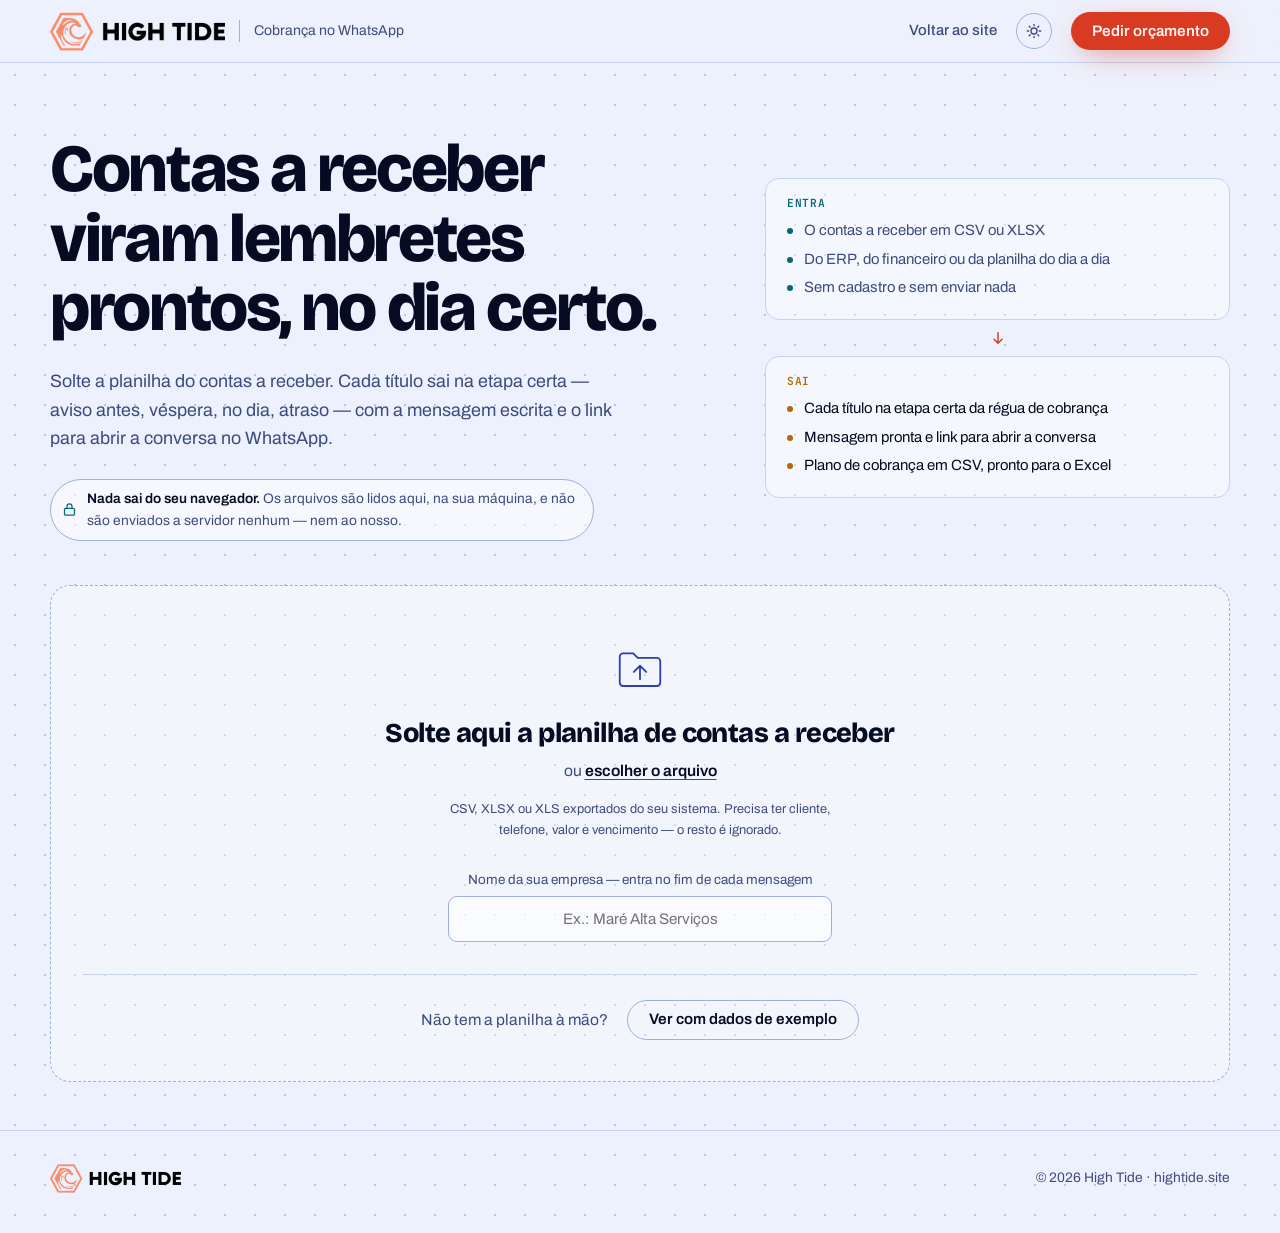
<file: demos/cobranca/index.html>
<!DOCTYPE html>
<meta charset="utf-8">
<title>Cobrança no WhatsApp — High Tide</title>
<meta name="viewport" content="width=device-width, initial-scale=1">
<meta name="description" content="Solte a planilha de contas a receber e receba, por título, a mensagem de cobrança pronta e o link para abrir a conversa no WhatsApp. Tudo lido no seu navegador — nada é enviado.">
<link rel="icon" type="image/png" href="../../telas/favicon.png">
<link rel="preconnect" href="https://fonts.googleapis.com">
<link rel="preconnect" href="https://fonts.gstatic.com" crossorigin>
<link href="https://fonts.googleapis.com/css2?family=Bricolage+Grotesque:opsz,wdth,wght@12..96,75..100,600..800&family=Archivo:wght@400;500;600;700&family=JetBrains+Mono:wght@500&display=swap" rel="stylesheet">
<link rel="stylesheet" href="../comum/base.css">

<style>
  /* cores da régua: cada faixa da cobrança tem a sua, e a legenda e a barra leem o mesmo --cor */
  [data-faixa="atraso"]      { --cor: var(--coral); }
  [data-faixa="atraso-leve"] { --cor: var(--coral-luz); }
  [data-faixa="hoje"]        { --cor: var(--sol); }
  [data-faixa="vespera"]     { --cor: var(--azul); }
  [data-faixa="antes"]       { --cor: var(--ciano); }
  [data-faixa="depois"]      { --cor: var(--linha-forte); }
  [data-faixa="pago"]        { --cor: var(--azul-fundo); }
  [data-faixa="sem-data"]    { --cor: var(--tinta-mid); }

  .empresa { margin-top: 1.8rem; display: grid; gap: .35rem; justify-items: center; }
  .empresa label { font-size: .84rem; color: var(--tinta-mid); }
  .empresa input {
    width: min(24rem, 100%); padding: .6rem .85rem; border-radius: 9px;
    border: 1px solid var(--linha-forte); background: color-mix(in srgb, var(--superficie) 60%, transparent);
    color: var(--tinta); font-size: .95rem; text-align: center;
  }
  .empresa input:focus { outline: none; border-color: var(--ciano); }

  .modelos { display: grid; grid-template-columns: repeat(auto-fit, minmax(min(100%, 19rem), 1fr)); gap: .8rem; padding-top: .9rem; border-top: 1px solid var(--linha); }
  .modelos label { display: grid; gap: .25rem; font-size: .74rem; color: var(--tinta-mid); }
  .modelos textarea {
    width: 100%; min-height: 5.4rem; resize: vertical; padding: .5rem .6rem; border-radius: 8px;
    border: 1px solid var(--linha-forte); background: color-mix(in srgb, var(--superficie) 60%, transparent);
    color: var(--tinta); font: 400 .86rem/1.45 Archivo, sans-serif;
  }
  .modelos textarea:focus { outline: none; border-color: var(--ciano); }
  .campos-ajuda { font-size: .78rem; color: var(--tinta-mid); }
  .campos-ajuda code { font-family: "JetBrains Mono", ui-monospace, monospace; font-size: .92em; color: var(--ciano); }

  .filtros { margin-bottom: 1.2rem; }
  td.etapa { color: var(--tinta-mid); font-size: .88rem; }
  td.msg .previa { display: block; color: var(--tinta-mid); font-size: .88rem; }
  td.acoes { white-space: nowrap; }
  td.acoes .btn { margin: .1rem .35rem .1rem 0; }
  td.acoes .sem { font-size: .8rem; color: var(--tinta-mid); }
  .cheia {
    margin: 0; padding: .8rem 1rem; border: 1px solid var(--linha); border-radius: 10px;
    background: color-mix(in srgb, var(--superficie) 55%, transparent);
    white-space: pre-wrap; font-size: .92rem; max-width: none;
  }

  @media (max-width: 640px) {
    table:not(.fixa) td.msg, table:not(.fixa) td.acoes { grid-column: 1 / -1; }
    table:not(.fixa) td.acoes { margin-top: .5rem; }
    .modelos { grid-template-columns: 1fr; }
  }
</style>

<body data-demo="cobranca">

<header>
  <div class="env barra">
    <a class="marca" href="https://hightide.site/" aria-label="High Tide, voltar ao site">
      <img class="so-escuro" src="../../telas/logo-escura.webp" width="524" height="120" alt="High Tide">
      <img class="so-claro" src="../../telas/logo-clara.webp" width="524" height="120" alt="" aria-hidden="true">
      <small>Cobrança no WhatsApp</small>
    </a>
    <nav>
      <a class="item" href="https://hightide.site/">Voltar ao site</a>
      <button class="tema" id="tema" type="button" aria-label="Alternar tema claro e escuro">
        <svg class="sol" viewBox="0 0 24 24" fill="none" stroke="currentColor" stroke-width="2" stroke-linecap="round"><circle cx="12" cy="12" r="4.5"/><path d="M12 2v2M12 20v2M2 12h2M20 12h2M4.9 4.9l1.4 1.4M17.7 17.7l1.4 1.4M19.1 4.9l-1.4 1.4M6.3 17.7l-1.4 1.4"/></svg>
        <svg class="lua" viewBox="0 0 24 24" fill="none" stroke="currentColor" stroke-width="2" stroke-linecap="round" stroke-linejoin="round"><path d="M20 14.5A8.5 8.5 0 0 1 9.5 4a8.5 8.5 0 1 0 10.5 10.5Z"/></svg>
      </button>
      <a class="btn" href="https://hightide.site/#orcamento">Pedir orçamento</a>
    </nav>
  </div>
</header>

<main>
  <section class="abertura env" id="abertura">
    <div class="abertura__grade">
    <div class="abertura__texto">
    <h1>Contas a receber viram lembretes prontos, no dia certo.</h1>
    <p class="lead">Solte a planilha do contas a receber. Cada título sai na etapa certa — aviso antes, véspera, no dia, atraso — com a mensagem escrita e o link para abrir a conversa no WhatsApp.</p>
    <p class="local">
      <svg viewBox="0 0 24 24" fill="none" stroke="currentColor" stroke-width="2" stroke-linecap="round" stroke-linejoin="round"><rect x="4" y="10" width="16" height="11" rx="2"/><path d="M8 10V7a4 4 0 0 1 8 0v3"/></svg>
      <span><b>Nada sai do seu navegador.</b> Os arquivos são lidos aqui, na sua máquina, e não são enviados a servidor nenhum — nem ao nosso.</span>
    </p>
    </div>
    <aside class="entra-sai" aria-label="O que entra e o que sai">
      <div class="entra"><span class="rotulo">Entra</span><ul>
        <li>O contas a receber em CSV ou XLSX</li>
        <li>Do ERP, do financeiro ou da planilha do dia a dia</li>
        <li>Sem cadastro e sem enviar nada</li>
      </ul></div>
      <span class="seta" aria-hidden="true"><svg viewBox="0 0 24 24" fill="none" stroke="currentColor" stroke-width="2.2" stroke-linecap="round" stroke-linejoin="round"><path d="M12 4v16M6 14l6 6 6-6"/></svg></span>
      <div class="sai"><span class="rotulo">Sai</span><ul>
        <li>Cada título na etapa certa da régua de cobrança</li>
        <li>Mensagem pronta e link para abrir a conversa</li>
        <li>Plano de cobrança em CSV, pronto para o Excel</li>
      </ul></div>
    </aside>
    </div>

    <div class="solta" id="solta" tabindex="0" role="button" aria-label="Área para soltar a planilha de contas a receber">
      <svg viewBox="0 0 48 48" fill="none" stroke="currentColor" stroke-width="1.6" stroke-linecap="round" stroke-linejoin="round" aria-hidden="true">
        <path d="M6 14a3 3 0 0 1 3-3h9l4 4h17a3 3 0 0 1 3 3v19a3 3 0 0 1-3 3H9a3 3 0 0 1-3-3Z"/>
        <path d="M24 34V22M18.5 27.5 24 22l5.5 5.5"/>
      </svg>
      <h2><span class="so-mouse">Solte aqui a planilha de contas a receber</span><span class="so-toque">Toque para escolher a planilha</span></h2>
      <p class="ou so-mouse">ou <button type="button" id="escolher">escolher o arquivo</button></p>
      <p class="aceita">CSV, XLSX ou XLS exportados do seu sistema. Precisa ter cliente, telefone, valor e vencimento — o resto é ignorado.</p>
      <p class="andamento" id="andamento" hidden></p>
      <div class="empresa">
        <label for="empresa">Nome da sua empresa — entra no fim de cada mensagem</label>
        <input type="text" id="empresa" placeholder="Ex.: Maré Alta Serviços" autocomplete="organization">
      </div>
      <div class="exemplo">
        <span>Não tem a planilha à mão?</span>
        <button class="btn discreto" type="button" id="exemplo">Ver com dados de exemplo</button>
      </div>
      <input type="file" id="entrada" accept=".csv,.txt,.tsv,.xlsx,.xls" hidden>
    </div>
  </section>

  <section class="resultado env" id="resultado" hidden>
    <div class="lida">
      <div class="avisos" id="lida"></div>
      <button class="btn discreto" type="button" id="outra">Ler outra planilha</button>
    </div>

    <div id="corpo">
      <div class="painel">
        <h2 class="resumo" id="resumo"></h2>
        <div class="regua" id="regua" aria-label="Como os títulos se dividem na régua de cobrança">
          <div class="regua__barra" id="regua-barra"></div>
          <div class="regua__legenda" id="regua-legenda"></div>
        </div>
      </div>

      <details class="mapa" id="mapa">
        <summary><b>Mensagens</b> — o texto de cada etapa e as colunas que usamos<span></span></summary>
        <div class="mapa__corpo">
          <div class="modelos" id="modelos"></div>
          <p class="campos-ajuda">Dentro do texto valem <code>{nome}</code>, <code>{primeiro_nome}</code>, <code>{valor}</code>, <code>{vencimento}</code>, <code>{dias}</code>, <code>{documento}</code> e <code>{empresa}</code>.</p>
          <div class="mapa__grade" id="colunas"></div>
        </div>
      </details>

      <div class="ferramentas">
        <label class="busca">
          <svg viewBox="0 0 24 24" fill="none" stroke="currentColor" stroke-width="2" stroke-linecap="round"><circle cx="11" cy="11" r="7"/><path d="m20 20-3.5-3.5"/></svg>
          <input type="search" id="busca" placeholder="Filtrar por cliente ou documento" aria-label="Filtrar por cliente ou documento">
        </label>
        <div class="exportar">
          <button class="btn discreto" type="button" id="baixar">Baixar plano de cobrança</button>
          <button class="btn discreto" type="button" id="copiar">Copiar todas</button>
          <span class="copiado" id="copiado" hidden></span>
        </div>
      </div>

      <div class="filtros" id="filtros" role="group" aria-label="Filtrar por etapa"></div>

      <div class="rolagem">
        <table id="tabela">
          <thead>
            <tr>
              <th>Cliente</th>
              <th>Vence</th>
              <th class="num">Valor (R$)</th>
              <th>Etapa</th>
              <th>Mensagem</th>
              <th>Enviar</th>
            </tr>
          </thead>
          <tbody id="linhas"></tbody>
          <tfoot><tr><td colspan="2" id="rodape-nota"></td><td class="num" colspan="4" id="rodape-total"></td></tr></tfoot>
        </table>
      </div>
    </div>

    <div class="aviso-vazio" id="vazio" hidden></div>

    <div class="fecho"><div class="fecho__grade">
      <div>
      <h2>Quer isso rodando toda semana, sozinho, com os seus dados?</h2>
      <p>Aqui você abre a conversa e envia. Na sua empresa, a rotina lê o contas a receber no horário combinado, manda o lembrete no dia certo, para de cobrar quem já pagou e devolve para o financeiro só quem não respondeu.</p>
      <a class="btn" href="https://hightide.site/#orcamento">Conversar com a High Tide</a>
      </div>
      <aside class="outras" id="outras" aria-label="Outras amostras"></aside>
    </div></div>
  </section>
</main>

<footer>
  <div class="env rodape">
    <span class="marca">
      <img class="so-escuro" src="../../telas/logo-escura.webp" width="524" height="120" alt="High Tide">
      <img class="so-claro" src="../../telas/logo-clara.webp" width="524" height="120" alt="" aria-hidden="true">
    </span>
    <span>© 2026 High Tide · hightide.site</span>
  </div>
</footer>

<script src="../comum/comum.js"></script>
<script src="../comum/chrome.js"></script>
<script src="nucleo.js"></script>
<script>
(function () {
  'use strict';
  var $ = function (id) { return document.getElementById(id); };
  function esc(s) {
    return String(s == null ? '' : s).replace(/[&<>"']/g, function (c) {
      return { '&': '&amp;', '<': '&lt;', '>': '&gt;', '"': '&quot;', "'": '&#39;' }[c];
    });
  }
  function plural(n, um, muitos) { return n + ' ' + (n === 1 ? um : muitos); }
  function reais(v) { return 'R$ ' + COMUM.formatarValor(v); }
  function atrasar(fn, ms) {
    var id = null;
    return function () { clearTimeout(id); id = setTimeout(fn, ms); };
  }

  var CHAVE_EMPRESA = 'ht-cob-empresa';
  var ETAPAS_TEXTO = ['atraso', 'atraso-leve', 'hoje', 'vespera', 'antes'];
  var CAMPOS = [
    ['nome', 'Cliente'], ['telefone', 'Telefone'], ['valor', 'Valor'],
    ['vencimento', 'Vencimento'], ['documento', 'Documento'], ['status', 'Situação']
  ];

  var hoje = COMUM.hojeISO();
  var estado = {
    arquivo: '', cabecalho: [], linhas: [], mapa: null,
    itens: [], plano: [], modelos: {}, etapa: 'tudo', filtro: ''
  };

  var CLASSE_VENCE = {
    atraso: 'erro', 'atraso-leve': 'erro',
    hoje: 'alerta', vespera: 'alerta',
    antes: 'ok', depois: 'ok', pago: 'ok'
  };

  /* digitar no modelo ou na empresa refaz o plano, não a tabela inteira: sem debounce a lista pisca a cada tecla */
  var refazerPlano = atrasar(function () { if (estado.itens.length) recalcular(); }, 200);

  var solta = $('solta'), andamento = $('andamento');

  function avisarSolta(msg, erro) {
    andamento.hidden = false;
    andamento.className = 'andamento' + (erro ? ' erro' : '');
    andamento.textContent = msg;
  }

  /* ---------- empresa ---------- */
  try {
    var salva = localStorage.getItem(CHAVE_EMPRESA);
    if (salva) $('empresa').value = salva;
  } catch (e) {}

  $('empresa').addEventListener('input', function () {
    try { localStorage.setItem(CHAVE_EMPRESA, this.value); } catch (e) {}
    refazerPlano();
  });

  /* ---------- entrada ---------- */
  HT.soltar({
    area: solta,
    entrada: $('entrada'),
    aoReceber: function (files) {
      solta.classList.add('lendo');
      avisarSolta('Lendo ' + files[0].name + '…');
      HT.lerTabela(files[0]).then(function (tabela) {
        andamento.hidden = true;
        usar(tabela.nome, tabela.cabecalho, tabela.linhas);
      }, function (e) {
        avisarSolta('Não deu para ler: ' + (e && e.message ? e.message : e), true);
      }).then(function () { solta.classList.remove('lendo'); });
    }
  });

  $('escolher').addEventListener('click', function () { $('entrada').click(); });

  $('exemplo').addEventListener('click', function () {
    var ex = COB.exemplo(hoje);
    andamento.hidden = true;
    usar(ex.nome, ex.cabecalho, ex.linhas);
  });

  $('outra').addEventListener('click', function () {
    estado.filtro = '';
    $('busca').value = '';
    HT.voltar();
  });

  function usar(nome, cabecalho, linhas) {
    estado.arquivo = nome;
    estado.cabecalho = cabecalho;
    estado.linhas = linhas;
    estado.mapa = COB.detectarColunas(cabecalho, linhas);
    estado.etapa = 'tudo';
    estado.filtro = '';
    $('busca').value = '';
    renderModelos();
    renderColunas();
    remontar(true);
    HT.mostrarResultado();
  }

  function remontar(animar) {
    estado.itens = COB.montar(estado.cabecalho, estado.linhas, estado.mapa);
    recalcular(animar);
  }

  function recalcular(animar) {
    estado.plano = COB.plano(estado.itens, {
      hoje: hoje,
      empresa: $('empresa').value,
      modelos: estado.modelos
    });
    render(animar);
  }

  /* ---------- ajustes ---------- */
  function renderModelos() {
    if ($('modelos').children.length) return;
    $('modelos').innerHTML = ETAPAS_TEXTO.map(function (etapa) {
      return '<label>' + esc(COB.ETIQUETAS[etapa]) +
        '<textarea rows="3" data-etapa="' + esc(etapa) + '">' + esc(COB.MODELOS[etapa]) + '</textarea></label>';
    }).join('');
    Array.prototype.forEach.call($('modelos').querySelectorAll('textarea'), function (ta) {
      ta.addEventListener('input', function () {
        estado.modelos[ta.dataset.etapa] = ta.value;
        refazerPlano();
      });
    });
  }

  function renderColunas() {
    var opcoes = estado.cabecalho.map(function (c, i) {
      return '<option value="' + i + '">' + esc(c || 'coluna ' + (i + 1)) + '</option>';
    }).join('');
    $('colunas').innerHTML = CAMPOS.map(function (campo) {
      return '<label>' + esc(campo[1]) + '<select data-campo="' + esc(campo[0]) + '">' +
        '<option value="-1">— não usar —</option>' + opcoes + '</select></label>';
    }).join('');
    Array.prototype.forEach.call($('colunas').querySelectorAll('select'), function (sel) {
      sel.value = String(estado.mapa[sel.dataset.campo]);
      sel.addEventListener('change', function () {
        estado.mapa[sel.dataset.campo] = Number(sel.value);
        remontar(true);
      });
    });
  }

  /* ---------- render ---------- */
  function render(animar) {
    var total = estado.plano.length;
    $('corpo').hidden = !total;
    $('vazio').hidden = !!total;
    var colunas = CAMPOS.filter(function (c) { return estado.mapa && estado.mapa[c[0]] >= 0; }).length;

    $('lida').innerHTML = '<span><b>' + esc(estado.arquivo) + '</b></span>' +
      '<span>' + esc(plural(total, 'título', 'títulos')) + '</span>' +
      '<span>' + esc(plural(colunas, 'coluna reconhecida', 'colunas reconhecidas')) + '</span>';

    if (!total) {
      $('vazio').textContent = 'Nenhum título nessa planilha. Confira se a exportação tem uma linha por conta a receber, com cliente, telefone, valor e vencimento.';
      return;
    }
    renderResumo();
    renderFiltros();
    renderTabela(!!animar);
  }

  function renderResumo() {
    var r = COB.resumo(estado.plano);
    var prontas = estado.plano.filter(function (t) { return t.link; }).length;
    var notas = [plural(prontas, 'mensagem pronta para enviar agora', 'mensagens prontas para enviar agora')];
    if (r.semTelefone.n) {
      notas.push('sem telefone válido: ' + plural(r.semTelefone.n, 'título', 'títulos') + ', ' +
        reais(r.semTelefone.valor) + ' sem como avisar');
    }
    if (r.semValor.n) notas.push(r.semValor.n + ' sem valor na planilha');
    $('resumo').innerHTML = '<span class="valor">' + esc(reais(r.atrasado.valor)) + '</span> em atraso, em ' +
      esc(plural(r.atrasado.n, 'título', 'títulos')) + '.<small>' + esc(notas.join(' · ')) + '.</small>';

    var faixas = COB.ETAPAS.map(function (etapa) {
      var lista = estado.plano.filter(function (t) { return t.etapa === etapa; });
      var valor = 0;
      lista.forEach(function (t) { valor += t.valor || 0; });
      return { etapa: etapa, rotulo: COB.ETIQUETAS[etapa], n: lista.length, valor: valor };
    }).filter(function (f) { return f.n > 0; });

    var soma = faixas.reduce(function (s, f) { return s + f.valor; }, 0) || 1;
    $('regua-barra').innerHTML = faixas.map(function (f, i) {
      return '<i data-faixa="' + esc(f.etapa) + '" style="flex-basis:' + (f.valor / soma * 100).toFixed(2) +
        '%;animation-delay:' + (i * 90) + 'ms" title="' + esc(f.rotulo + ': ' + reais(f.valor)) + '"></i>';
    }).join('');
    $('regua-legenda').innerHTML = faixas.map(function (f) {
      return '<div data-faixa="' + esc(f.etapa) + '">' + esc(f.rotulo) + '<b>' + esc(reais(f.valor)) +
        '</b><small>' + esc(plural(f.n, 'título', 'títulos')) + '</small></div>';
    }).join('');
  }

  function renderFiltros() {
    var presentes = COB.ETAPAS.filter(function (etapa) {
      return estado.plano.some(function (t) { return t.etapa === etapa; });
    });
    if (presentes.indexOf(estado.etapa) < 0) estado.etapa = 'tudo';
    var botoes = [['tudo', 'Tudo', estado.plano.length]].concat(presentes.map(function (etapa) {
      var n = estado.plano.filter(function (t) { return t.etapa === etapa; }).length;
      return [etapa, COB.ETIQUETAS[etapa], n];
    }));
    $('filtros').innerHTML = botoes.map(function (b) {
      return '<button type="button" data-etapa="' + esc(b[0]) + '" aria-pressed="' +
        (estado.etapa === b[0] ? 'true' : 'false') + '">' + esc(b[1]) + ' <b>' + b[2] + '</b></button>';
    }).join('');
  }

  function visiveis() {
    var f = COMUM.semAcento(estado.filtro).trim().toLowerCase();
    return estado.plano.filter(function (t) {
      if (estado.etapa !== 'tudo' && t.etapa !== estado.etapa) return false;
      if (!f) return true;
      var alvo = COMUM.semAcento(t.nome + ' ' + t.documento + ' ' + t.telefone).toLowerCase();
      return alvo.indexOf(f) >= 0;
    });
  }

  function quando(t) {
    if (t.dias === null) return 'sem data no arquivo';
    if (t.dias === 0) return 'vence hoje';
    if (t.dias > 0) return 'em ' + plural(t.dias, 'dia', 'dias');
    return 'há ' + plural(-t.dias, 'dia', 'dias');
  }

  function previa(msg) {
    var limpa = msg.replace(/\s+/g, ' ').trim();
    return limpa.length > 78 ? limpa.slice(0, 78) + '…' : limpa;
  }

  function tagVence(t) {
    if (t.dias === null) return '';
    return ' <span class="tag ' + (CLASSE_VENCE[t.etapa] || 'ok') + '">' + esc(quando(t)) + '</span>';
  }

  function semAcao(t) {
    if (t.etapa === 'pago') return 'pago';
    if (t.etapa === 'sem-data') return 'sem data de vencimento';
    if (t.etapa === 'depois') return 'ainda não é hora';
    return 'sem mensagem definida';
  }

  function acoes(t, i) {
    if (!t.mensagem) return '<span class="sem">' + esc(semAcao(t)) + '</span>';
    var partes = [];
    if (t.link) {
      partes.push('<a class="btn discreto mini" href="' + esc(t.link) + '" target="_blank" rel="noopener">Abrir no WhatsApp</a>');
    }
    partes.push('<button class="btn discreto mini" type="button" data-copiar="' + i + '">Copiar</button>');
    if (!t.link) partes.push('<span class="sem">sem telefone válido</span>');
    return partes.join('');
  }

  function detalhe(t) {
    var nota = t.link ? '' : '<p class="campos-ajuda">Sem celular com DDD nesta linha — dá para copiar a mensagem e enviar por outro caminho.</p>';
    return '<div class="detalhe__grade">' +
      '<div><h3>Do título</h3><dl class="meta">' +
      '<dt>Documento</dt><dd>' + esc(t.documento || '—') + '</dd>' +
      '<dt>Telefone</dt><dd>' + esc(COMUM.formatarTelefone(t.telefone) || '—') + '</dd>' +
      '<dt>Vencimento</dt><dd>' + esc(COMUM.formatarData(t.vencimento) || '—') + '</dd>' +
      '<dt>Valor</dt><dd>' + esc(t.valor === null ? 'sem valor na planilha' : reais(t.valor)) + '</dd>' +
      '</dl></div>' +
      '<div><h3>Mensagem</h3><p class="cheia">' + esc(t.mensagem || 'Sem mensagem nesta etapa.') + '</p>' + nota + '</div></div>';
  }

  function renderTabela(animar) {
    var lista = visiveis();
    var html = lista.map(function (t, i) {
      var indice = estado.plano.indexOf(t);
      return '<tr class="linha" tabindex="0" aria-expanded="false"' +
        (animar && i < 24 ? ' style="--i:' + i + '"' : ' style="animation:none"') + '>' +
        '<td class="titulo">' + esc(t.nome || '(sem nome)') +
        '<small>' + esc((t.documento || '—') + ' · ' + (COMUM.formatarTelefone(t.telefone) || 'sem telefone')) + '</small></td>' +
        '<td><span class="rot">Vence</span>' + esc(COMUM.formatarData(t.vencimento) || 'sem data') + tagVence(t) + '</td>' +
        '<td class="num"><span class="rot">Valor</span>' +
        (t.valor === null ? '<span class="tag alerta">sem valor</span>' : esc(COMUM.formatarValor(t.valor))) + '</td>' +
        '<td class="etapa"><span class="rot">Etapa</span>' + esc(t.etiqueta) + '</td>' +
        '<td class="msg"><span class="rot">Mensagem</span><span class="previa">' + esc(previa(t.mensagem) || '—') + '</span></td>' +
        '<td class="acoes">' + acoes(t, indice) + '</td>' +
        '</tr>' +
        '<tr class="detalhe" hidden><td colspan="6">' + detalhe(t) + '</td></tr>';
    }).join('');
    $('linhas').innerHTML = html || '<tr><td colspan="6" class="nada">Nenhum título com esse filtro.</td></tr>';

    var soma = 0;
    lista.forEach(function (t) { soma += t.valor || 0; });
    $('rodape-nota').innerHTML = esc(plural(lista.length, 'título', 'títulos')) +
      (estado.etapa !== 'tudo' || estado.filtro ? ' <small>com o filtro</small>' : '');
    $('rodape-total').textContent = COMUM.formatarValor(soma);
  }

  /* ---------- interação ---------- */
  $('filtros').addEventListener('click', function (e) {
    var b = e.target.closest('button[data-etapa]');
    if (!b) return;
    estado.etapa = b.dataset.etapa;
    renderFiltros();
    renderTabela(false);
  });

  $('busca').addEventListener('input', function () {
    estado.filtro = this.value;
    renderTabela(false);
  });

  function alternar(tr) {
    var aberto = tr.getAttribute('aria-expanded') === 'true';
    var det = tr.nextElementSibling;
    tr.setAttribute('aria-expanded', aberto ? 'false' : 'true');
    if (det && det.classList.contains('detalhe')) det.hidden = aberto;
  }

  $('linhas').addEventListener('click', function (e) {
    var botao = e.target.closest('button[data-copiar]');
    if (botao) {
      var t = estado.plano[Number(botao.dataset.copiar)];
      HT.copiar(t ? t.mensagem : '').then(function (ok) {
        HT.avisar($('copiado'), ok ? 'Mensagem copiada.' : 'Não deu para copiar — abra a linha e copie o texto.', ok ? 2500 : 5000);
      });
      return;
    }
    var tr = e.target.closest('tr.linha');
    if (tr && !e.target.closest('a, button')) alternar(tr);
  });

  $('linhas').addEventListener('keydown', function (e) {
    if (e.key !== 'Enter' && e.key !== ' ') return;
    /* o link e o botão da linha têm o próprio Enter/Espaço: engolir aqui deixaria a ação sem teclado */
    if (e.target.closest('a, button')) return;
    var tr = e.target.closest('tr.linha');
    if (tr) { e.preventDefault(); alternar(tr); }
  });

  /* ---------- exportar ---------- */
  $('baixar').addEventListener('click', function () {
    HT.baixar('plano-de-cobranca-' + hoje + '.csv', COB.csvPlano(visiveis()));
  });

  $('copiar').addEventListener('click', function () {
    var linhas = [['Cliente', 'Telefone', 'Vencimento', 'Valor', 'Etapa', 'Mensagem']];
    visiveis().forEach(function (t) {
      linhas.push([t.nome, COMUM.formatarTelefone(t.telefone), COMUM.formatarData(t.vencimento),
        COMUM.formatarValor(t.valor), t.etiqueta, t.mensagem]);
    });
    HT.copiar(COMUM.tsv(linhas)).then(function (ok) {
      HT.avisar($('copiado'), ok ? 'Copiado — cole na planilha.' : 'Não deu para copiar — selecione a tabela e use Ctrl+C.', ok ? 2500 : 5000);
    });
  });

  HT.iniciar();
})();
</script>
</file>
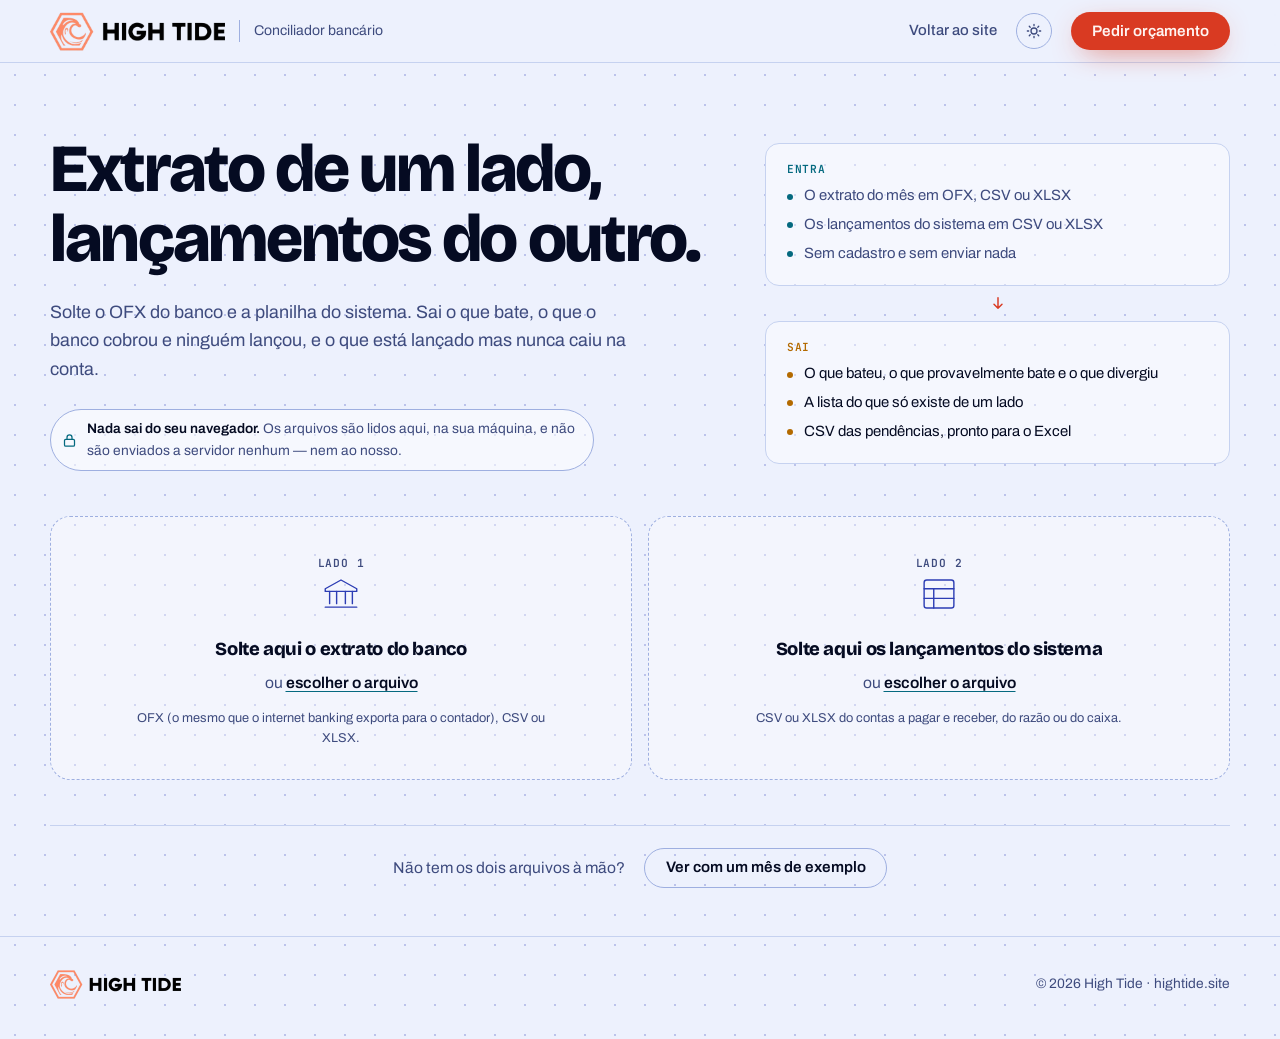
<file: demos/conciliador/index.html>
<!DOCTYPE html>
<meta charset="utf-8">
<title>Conciliador bancário — High Tide</title>
<meta name="viewport" content="width=device-width, initial-scale=1">
<meta name="description" content="Extrato do banco de um lado, lançamentos do sistema do outro: o que bate, o que falta e o que sobra, com o CSV das pendências. Tudo lido no seu navegador — nada é enviado.">
<link rel="icon" type="image/png" href="../../telas/favicon.png">
<link rel="preconnect" href="https://fonts.googleapis.com">
<link rel="preconnect" href="https://fonts.gstatic.com" crossorigin>
<link href="https://fonts.googleapis.com/css2?family=Bricolage+Grotesque:opsz,wdth,wght@12..96,75..100,600..800&family=Archivo:wght@400;500;600;700&family=JetBrains+Mono:wght@500&display=swap" rel="stylesheet">
<link rel="stylesheet" href="../comum/base.css">

<style>
  .dupla { display: grid; grid-template-columns: minmax(0, 1fr) minmax(0, 1fr); gap: 1rem; }
  /* a linha do exemplo ganha faixa própria: solta no grid ela ficaria presa na coluna de 7fr */
  .abertura { grid-template-areas: "texto aside" "solta solta" "exemplo exemplo"; }
  .abertura .dupla { grid-area: solta; }
  .dupla .solta { grid-area: auto; margin-top: 0; height: 100%; padding: 2.4rem 1.4rem 1.9rem; }
  .dupla .solta > svg { width: 42px; height: 42px; }
  .dupla .solta h2 { font-size: 1.15rem; }
  .dupla .solta .aceita { margin-top: .8rem; }
  .lado-rotulo { display: block; margin-bottom: .2rem; font: 600 .7rem/1.3 "JetBrains Mono", monospace; letter-spacing: .07em; text-transform: uppercase; color: var(--tinta-mid); }
  .solta .arquivo { margin-top: 1rem; font-size: .9rem; color: var(--ciano); }
  .solta .arquivo b { color: var(--tinta); font-weight: 600; }
  .solta .arquivo button { margin-left: .6rem; background: none; border: 0; padding: 0; color: var(--tinta-mid); font-size: .85rem; text-decoration: underline; text-underline-offset: 3px; cursor: pointer; }
  .solta .arquivo button:hover { color: var(--coral); }
  .exemplo-linha { grid-area: exemplo; margin-top: 0; padding-top: 1.4rem; border-top: 1px solid var(--linha); display: flex; flex-wrap: wrap; justify-content: center; align-items: center; gap: .6rem 1.2rem; color: var(--tinta-mid); font-size: .98rem; }

  .regua [data-faixa="certo"]     { --cor: var(--ciano); }
  .regua [data-faixa="provavel"]  { --cor: var(--sol); }
  .regua [data-faixa="divergente"]{ --cor: var(--coral); }
  .regua [data-faixa="soBanco"]   { --cor: var(--azul); }
  .regua [data-faixa="soSistema"] { --cor: var(--linha-forte); }

  .filtros { margin: 2.6rem 0 0; }
  .tag.banco { color: var(--azul); }
  .tag.sistema { color: var(--tinta-mid); }
  td.seta { width: 2rem; text-align: center; color: var(--tinta-mid); }
  td.lado b { display: block; font-weight: 500; }
  td.lado span.num { font-variant-numeric: tabular-nums; color: var(--tinta-mid); font-size: .88rem; }
  td.lado .vazio { color: var(--tinta-mid); }
  td.titulo .num { font-weight: 600; font-variant-numeric: tabular-nums; }
  .kpi b.fora { color: var(--coral); }
  td.motivo { color: var(--tinta-mid); font-size: .88rem; }
  .mapa__corpo p { font-size: .82rem; color: var(--tinta-mid); }
  .mapa__grade .lado-rotulo { grid-column: 1 / -1; margin-bottom: 0; }
  .mapa .escolhas { display: flex; flex-wrap: wrap; gap: 1rem 1.8rem; align-items: center; padding-top: .9rem; border-top: 1px solid var(--linha); }
  .mapa .escolhas label { display: flex; align-items: center; gap: .45rem; font-size: .84rem; color: var(--tinta-mid); }
  .mapa .escolhas input[type="range"] { width: 9rem; }
  .mapa .escolhas input[type="checkbox"] { width: auto; }
  .mapa .escolhas b { color: var(--tinta); font-weight: 600; }

  @media (max-width: 900px) {
    .dupla { grid-template-columns: 1fr; }
    .abertura { grid-template-areas: "texto" "solta" "exemplo" "aside"; }
  }
  @media (max-width: 640px) {
    table:not(.fixa) td.seta { display: none; }
    table:not(.fixa) td.lado { grid-column: 1 / -1; }
  }
</style>

<body data-demo="conciliador">

<header>
  <div class="env barra">
    <a class="marca" href="https://hightide.site/" aria-label="High Tide, voltar ao site">
      <img class="so-escuro" src="../../telas/logo-escura.webp" width="524" height="120" alt="High Tide">
      <img class="so-claro" src="../../telas/logo-clara.webp" width="524" height="120" alt="" aria-hidden="true">
      <small>Conciliador bancário</small>
    </a>
    <nav>
      <a class="item" href="https://hightide.site/">Voltar ao site</a>
      <button class="tema" id="tema" type="button" aria-label="Alternar tema claro e escuro">
        <svg class="sol" viewBox="0 0 24 24" fill="none" stroke="currentColor" stroke-width="2" stroke-linecap="round"><circle cx="12" cy="12" r="4.5"/><path d="M12 2v2M12 20v2M2 12h2M20 12h2M4.9 4.9l1.4 1.4M17.7 17.7l1.4 1.4M19.1 4.9l-1.4 1.4M6.3 17.7l-1.4 1.4"/></svg>
        <svg class="lua" viewBox="0 0 24 24" fill="none" stroke="currentColor" stroke-width="2" stroke-linecap="round" stroke-linejoin="round"><path d="M20 14.5A8.5 8.5 0 0 1 9.5 4a8.5 8.5 0 1 0 10.5 10.5Z"/></svg>
      </button>
      <a class="btn" href="https://hightide.site/#orcamento">Pedir orçamento</a>
    </nav>
  </div>
</header>

<main>
  <section class="abertura env" id="abertura">
    <div class="abertura__grade">
    <div class="abertura__texto">
    <h1>Extrato de um lado, lançamentos do outro.</h1>
    <p class="lead">Solte o OFX do banco e a planilha do sistema. Sai o que bate, o que o banco cobrou e ninguém lançou, e o que está lançado mas nunca caiu na conta.</p>
    <p class="local">
      <svg viewBox="0 0 24 24" fill="none" stroke="currentColor" stroke-width="2" stroke-linecap="round" stroke-linejoin="round"><rect x="4" y="10" width="16" height="11" rx="2"/><path d="M8 10V7a4 4 0 0 1 8 0v3"/></svg>
      <span><b>Nada sai do seu navegador.</b> Os arquivos são lidos aqui, na sua máquina, e não são enviados a servidor nenhum — nem ao nosso.</span>
    </p>
    </div>
    <aside class="entra-sai" aria-label="O que entra e o que sai">
      <div class="entra"><span class="rotulo">Entra</span><ul>
        <li>O extrato do mês em OFX, CSV ou XLSX</li>
        <li>Os lançamentos do sistema em CSV ou XLSX</li>
        <li>Sem cadastro e sem enviar nada</li>
      </ul></div>
      <span class="seta" aria-hidden="true"><svg viewBox="0 0 24 24" fill="none" stroke="currentColor" stroke-width="2.2" stroke-linecap="round" stroke-linejoin="round"><path d="M12 4v16M6 14l6 6 6-6"/></svg></span>
      <div class="sai"><span class="rotulo">Sai</span><ul>
        <li>O que bateu, o que provavelmente bate e o que divergiu</li>
        <li>A lista do que só existe de um lado</li>
        <li>CSV das pendências, pronto para o Excel</li>
      </ul></div>
    </aside>
    </div>

    <div class="dupla" id="solta">
      <div class="solta" id="solta-banco" tabindex="0" role="button" aria-label="Área para soltar o extrato do banco">
        <span class="lado-rotulo">Lado 1</span>
        <svg viewBox="0 0 48 48" fill="none" stroke="currentColor" stroke-width="1.6" stroke-linecap="round" stroke-linejoin="round" aria-hidden="true">
          <path d="M6 18 24 8l18 10v3H6Z"/><path d="M11 21v14M19 21v14M29 21v14M37 21v14M6 39h36"/>
        </svg>
        <h2><span class="so-mouse">Solte aqui o extrato do banco</span><span class="so-toque">Toque para escolher o extrato</span></h2>
        <p class="ou so-mouse">ou <button type="button" id="escolher-banco">escolher o arquivo</button></p>
        <p class="aceita">OFX (o mesmo que o internet banking exporta para o contador), CSV ou XLSX.</p>
        <p class="andamento" id="andamento-banco" hidden></p>
        <p class="arquivo" id="arquivo-banco" hidden></p>
        <input type="file" id="entrada-banco" accept=".ofx,.qfx,.csv,.txt,.tsv,.xlsx,.xls" hidden>
      </div>

      <div class="solta" id="solta-sistema" tabindex="0" role="button" aria-label="Área para soltar os lançamentos do sistema">
        <span class="lado-rotulo">Lado 2</span>
        <svg viewBox="0 0 48 48" fill="none" stroke="currentColor" stroke-width="1.6" stroke-linecap="round" stroke-linejoin="round" aria-hidden="true">
          <rect x="7" y="8" width="34" height="32" rx="3"/><path d="M7 18h34M18 18v22M7 29h34"/>
        </svg>
        <h2><span class="so-mouse">Solte aqui os lançamentos do sistema</span><span class="so-toque">Toque para escolher os lançamentos</span></h2>
        <p class="ou so-mouse">ou <button type="button" id="escolher-sistema">escolher o arquivo</button></p>
        <p class="aceita">CSV ou XLSX do contas a pagar e receber, do razão ou do caixa.</p>
        <p class="andamento" id="andamento-sistema" hidden></p>
        <p class="arquivo" id="arquivo-sistema" hidden></p>
        <input type="file" id="entrada-sistema" accept=".csv,.txt,.tsv,.xlsx,.xls" hidden>
      </div>
    </div>

    <div class="exemplo-linha">
      <span>Não tem os dois arquivos à mão?</span>
      <button class="btn discreto" type="button" id="exemplo">Ver com um mês de exemplo</button>
    </div>
  </section>

  <section class="resultado env" id="resultado" hidden>
    <div class="lida">
      <div class="avisos" id="lida"></div>
      <button class="btn discreto" type="button" id="outra">Trocar os arquivos</button>
    </div>

    <div id="numeros">
      <div class="painel">
        <h2 class="resumo" id="resumo"></h2>
        <div class="regua" id="regua" aria-label="Como os lançamentos se dividem">
          <div class="regua__barra" id="regua-barra"></div>
          <div class="regua__legenda" id="regua-legenda"></div>
        </div>
      </div>

      <div class="kpis" id="kpis"></div>
    </div>

    <!-- fora do #corpo de propósito: sem lançamento lido, é aqui que se conserta o arquivo -->
    <details class="mapa" id="mapa">
      <summary><b>Conferindo com <span id="mapa-resumo"></span></b><span></span></summary>
      <div class="mapa__corpo">
        <div class="escolhas">
          <label for="tolerancia">Aceitar diferença de até <b id="tolerancia-valor">3 dias</b>
            <input type="range" id="tolerancia" min="0" max="10" step="1" value="3"></label>
          <label><input type="checkbox" id="inverter-banco"> Inverter o sinal do extrato</label>
          <label><input type="checkbox" id="inverter-sistema"> Inverter o sinal do sistema</label>
        </div>
        <div id="mapa-colunas"></div>
        <p>Se o seu arquivo usa outra coluna para data, valor ou histórico, troque aqui — a conciliação refaz na hora.</p>
      </div>
    </details>

    <div id="corpo">
      <div class="filtros" id="filtros" role="group" aria-label="Filtrar por situação"></div>

      <div class="ferramentas">
        <label class="busca">
          <svg viewBox="0 0 24 24" fill="none" stroke="currentColor" stroke-width="2" stroke-linecap="round"><circle cx="11" cy="11" r="7"/><path d="m20 20-3.5-3.5"/></svg>
          <input type="search" id="busca" placeholder="Filtrar por histórico, documento ou valor" aria-label="Filtrar a tabela">
        </label>
        <div class="exportar">
          <button class="btn discreto" type="button" id="baixar-pendencias">Baixar pendências</button>
          <button class="btn discreto" type="button" id="baixar-completo">Baixar conciliação</button>
          <button class="btn discreto" type="button" id="copiar">Copiar tabela</button>
          <span class="copiado" id="copiado" hidden></span>
        </div>
      </div>

      <div class="rolagem">
        <table id="tabela">
          <thead>
            <tr>
              <th>Data</th>
              <th>Extrato do banco</th>
              <th aria-label="Cruzamento"></th>
              <th>Lançamento do sistema</th>
              <th>Situação</th>
              <th>Motivo</th>
            </tr>
          </thead>
          <tbody id="linhas"></tbody>
          <tfoot><tr><td colspan="4" id="rodape-nota"></td><td colspan="2" class="num" id="rodape-total"></td></tr></tfoot>
        </table>
      </div>
    </div>

    <div class="aviso-vazio" id="vazio" hidden></div>

    <div class="fecho"><div class="fecho__grade">
      <div>
      <h2>Quer isso rodando toda semana, sozinho, com os seus dados?</h2>
      <p>Esta é uma amostra. Na sua empresa, a rotina puxa o extrato pelo Open Finance ou pelo arquivo do banco, concilia com o ERP e deixa só as pendências na mesa de quem decide — sem ninguém abrir planilha.</p>
      <a class="btn" href="https://hightide.site/#orcamento">Conversar com a High Tide</a>
      </div>
      <aside class="outras" id="outras" aria-label="Outras amostras"></aside>
    </div></div>
  </section>
</main>

<footer>
  <div class="env rodape">
    <span class="marca">
      <img class="so-escuro" src="../../telas/logo-escura.webp" width="524" height="120" alt="High Tide">
      <img class="so-claro" src="../../telas/logo-clara.webp" width="524" height="120" alt="" aria-hidden="true">
    </span>
    <span>© 2026 High Tide · hightide.site</span>
  </div>
</footer>

<script src="../comum/comum.js"></script>
<script src="../comum/chrome.js"></script>
<script src="nucleo.js"></script>
<script>
(function () {
  'use strict';
  var $ = function (id) { return document.getElementById(id); };
  var esc = COMUM.esc, plural = COMUM.plural;
  var hoje = COMUM.hojeISO();

  var CAMPOS = ['data', 'valor', 'debito', 'credito', 'tipo', 'descricao', 'documento'];
  var NOME_CAMPO = {
    data: 'Data', valor: 'Valor', debito: 'Débito', credito: 'Crédito',
    tipo: 'Tipo (D/C)', descricao: 'Histórico', documento: 'Documento'
  };
  var SITUACOES = [
    { chave: 'tudo', rotulo: 'Tudo' },
    { chave: 'certo', rotulo: 'Conciliado' },
    { chave: 'provavel', rotulo: 'Provável' },
    { chave: 'divergente', rotulo: 'Divergente' },
    { chave: 'soBanco', rotulo: 'Só no banco' },
    { chave: 'soSistema', rotulo: 'Só no sistema' }
  ];
  var FAIXAS = [
    { chave: 'certo', rotulo: 'Conciliado' },
    { chave: 'provavel', rotulo: 'Provável' },
    { chave: 'divergente', rotulo: 'Divergente' },
    { chave: 'soBanco', rotulo: 'Só no banco' },
    { chave: 'soSistema', rotulo: 'Só no sistema' }
  ];

  var estado = { banco: null, sistema: null, resultado: null, situacao: 'tudo', filtro: '' };

  var reais = CONC.reais;

  /* ---------- entrada ---------- */

  function avisarLado(lado, msg, erro) {
    var el = $('andamento-' + lado);
    el.hidden = !msg;
    el.className = 'andamento' + (erro ? ' erro' : '');
    el.textContent = msg || '';
  }

  function mostrarArquivo(lado) {
    var dados = estado[lado], el = $('arquivo-' + lado);
    if (!dados) { el.hidden = true; el.innerHTML = ''; return; }
    var quantos = dados.origem === 'ofx' ? dados.lancamentos.length : dados.linhas.length;
    el.hidden = false;
    el.innerHTML = '<b>' + esc(dados.nome) + '</b> · ' + esc(plural(quantos, 'lançamento', 'lançamentos')) +
      '<button type="button" data-trocar="' + lado + '">trocar</button>';
  }

  function guardarTabela(lado, nome, cabecalho, linhas) {
    estado[lado] = {
      nome: nome, origem: 'tabela', cabecalho: cabecalho, linhas: linhas,
      mapa: CONC.detectarColunas(cabecalho, linhas), inverter: false
    };
  }

  function guardarOFX(lado, nome, lancamentos) {
    estado[lado] = { nome: nome, origem: 'ofx', lancamentos: lancamentos, inverter: false };
  }

  function receber(lado, file) {
    var nome = file.name || '';
    avisarLado(lado, 'Lendo ' + nome + '…');
    var promessa;
    if (/\.(ofx|qfx)$/i.test(nome)) {
      promessa = file.arrayBuffer().then(function (buf) {
        var lista = CONC.lerOFX(COMUM.decodificar(new Uint8Array(buf)));
        if (!lista.length) throw new Error('não achei lançamentos nesse OFX');
        guardarOFX(lado, nome, lista);
      });
    } else {
      promessa = HT.lerTabela(file).then(function (t) {
        guardarTabela(lado, t.nome, t.cabecalho, t.linhas);
      });
    }
    promessa.then(function () {
      avisarLado(lado, '');
      mostrarArquivo(lado);
      if (estado.banco && estado.sistema) recalcular(true);
    }, function (e) {
      avisarLado(lado, 'Não deu para ler: ' + (e && e.message ? e.message : e), true);
    });
  }

  ['banco', 'sistema'].forEach(function (lado) {
    var area = $('solta-' + lado);
    HT.soltar({
      area: area,
      entrada: $('entrada-' + lado),
      aoReceber: function (files) { receber(lado, files[0]); }
    });
    $('escolher-' + lado).addEventListener('click', function () { $('entrada-' + lado).click(); });
    area.addEventListener('click', function (e) {
      var alvo = e.target.closest('button[data-trocar]');
      if (!alvo) return;
      estado[alvo.dataset.trocar] = null;
      mostrarArquivo(alvo.dataset.trocar);
      $('entrada-' + alvo.dataset.trocar).click();
    });
  });

  $('exemplo').addEventListener('click', function () {
    var ex = CONC.exemplo(hoje);
    var tabela = COMUM.lerCSV(ex.sistema.texto);
    guardarOFX('banco', ex.banco.nome, CONC.lerOFX(ex.banco.texto));
    guardarTabela('sistema', ex.sistema.nome, tabela.cabecalho, tabela.linhas);
    avisarLado('banco', '');
    avisarLado('sistema', '');
    mostrarArquivo('banco');
    mostrarArquivo('sistema');
    recalcular(true);
  });

  $('outra').addEventListener('click', function () {
    $('busca').value = '';
    estado.filtro = '';
    estado.situacao = 'tudo';
    renderFiltros();
    HT.voltar();
  });

  /* ---------- cálculo ---------- */

  function lancamentosDe(lado) {
    var dados = estado[lado];
    if (!dados) return [];
    if (dados.origem === 'ofx') {
      var lista = dados.lancamentos.map(function (l) {
        return {
          data: l.data, valor: dados.inverter ? -l.valor : l.valor,
          descricao: l.descricao, documento: l.documento, id: l.id
        };
      });
      lista.ignoradas = 0;
      return lista;
    }
    var mapa = { inverter: dados.inverter };
    CAMPOS.forEach(function (c) { mapa[c] = dados.mapa[c]; });
    return CONC.lerTabela(dados.cabecalho, dados.linhas, mapa);
  }

  function recalcular(arquivoNovo) {
    var banco = lancamentosDe('banco'), sistema = lancamentosDe('sistema');
    estado.resultado = CONC.conciliar(banco, sistema, {
      toleranciaDias: Number($('tolerancia').value),
      hoje: hoje
    });
    estado.banco.lidos = banco;
    estado.sistema.lidos = sistema;
    render(arquivoNovo);
  }

  /* ---------- render ---------- */

  function periodo(lista) {
    var datas = lista.filter(function (d) { return d; }).sort();
    if (!datas.length) return '';
    var de = COMUM.formatarData(datas[0]), ate = COMUM.formatarData(datas[datas.length - 1]);
    return de === ate ? de : de + ' a ' + ate;
  }

  function renderLida() {
    var banco = estado.banco.lidos, sistema = estado.sistema.lidos;
    var todas = banco.concat(sistema).map(function (l) { return l.data; });
    var fora = (banco.ignoradas || 0) + (sistema.ignoradas || 0);
    $('lida').innerHTML = '<span><b>' + esc(estado.banco.nome) + '</b> · ' +
      esc(plural(banco.length, 'lançamento', 'lançamentos')) + '</span>' +
      '<span><b>' + esc(estado.sistema.nome) + '</b> · ' +
      esc(plural(sistema.length, 'lançamento', 'lançamentos')) + '</span>' +
      '<span>' + esc(periodo(todas) || 'sem datas') + '</span>' +
      (fora ? '<span>' + esc(plural(fora, 'linha sem valor foi ignorada',
        'linhas sem valor foram ignoradas')) + '</span>' : '');
  }

  function renderResumo() {
    var r = estado.resultado.resumo;
    var pendentes = r.soBanco.n + r.soSistema.n + r.divergentes.n;
    var total = r.conciliados.n + r.provaveis.n + pendentes;
    var pct = total ? Math.round((r.conciliados.n + r.provaveis.n) / total * 100) : 0;
    $('resumo').innerHTML = '<span class="valor">' + esc(pct + '%') + '</span> conciliado.' +
      '<small>' + esc(pendentes ? plural(pendentes, 'lançamento precisa de olho humano', 'lançamentos precisam de olho humano') +
        ' — a diferença entre os dois saldos é de ' + reais(r.diferenca) + '.'
        : 'Os dois lados fecham: nada sobrando.') + '</small>';

    var valores = CONC.volumes(estado.resultado);
    var contas = {
      certo: r.conciliados.n, provavel: r.provaveis.n, divergente: r.divergentes.n,
      soBanco: r.soBanco.n, soSistema: r.soSistema.n
    };
    var soma = FAIXAS.reduce(function (s, f) { return s + valores[f.chave]; }, 0) || 1;
    $('regua-barra').innerHTML = FAIXAS.filter(function (f) { return valores[f.chave] > 0; }).map(function (f, i) {
      return '<i data-faixa="' + esc(f.chave) + '" style="flex-basis:' + (valores[f.chave] / soma * 100).toFixed(2) +
        '%;animation-delay:' + (i * 90) + 'ms" title="' + esc(f.rotulo + ': ' + reais(valores[f.chave])) + '"></i>';
    }).join('');
    $('regua-legenda').innerHTML = FAIXAS.filter(function (f) { return contas[f.chave] > 0; }).map(function (f) {
      return '<div data-faixa="' + esc(f.chave) + '">' + esc(f.rotulo) + '<b>' + esc(reais(valores[f.chave])) +
        '</b><small>' + esc(plural(contas[f.chave], 'lançamento', 'lançamentos')) + '</small></div>';
    }).join('');
  }

  /* a régua ao lado já conta cada situação: aqui vai o que ela não diz — o dinheiro dos dois lados */
  function renderKpis() {
    var r = estado.resultado.resumo;
    var v = CONC.volumes(estado.resultado);
    var pendentes = r.soBanco.n + r.soSistema.n + r.divergentes.n;
    var lista = [
      ['Saldo do extrato', reais(r.saldoBanco), 'o que entrou menos o que saiu na conta', ''],
      ['Saldo do sistema', reais(r.saldoSistema), 'a mesma soma nos lançamentos', ''],
      ['Diferença', reais(r.diferenca), 'extrato menos sistema', r.diferenca ? 'fora' : ''],
      ['Pendências', String(pendentes), reais(v.soBanco + v.soSistema + v.divergente) + ' para conferir', '']
    ];
    $('kpis').innerHTML = lista.map(function (k) {
      return '<div class="kpi">' + esc(k[0]) + '<b' + (k[3] ? ' class="' + esc(k[3]) + '"' : '') + '>' +
        esc(k[1]) + '</b><small>' + esc(k[2]) + '</small></div>';
    }).join('');
  }

  function renderTolerancia() {
    var dias = Number($('tolerancia').value);
    $('mapa-resumo').textContent = plural(dias, 'dia', 'dias') + ' de folga na data';
    $('tolerancia-valor').textContent = plural(dias, 'dia', 'dias');
    ['banco', 'sistema'].forEach(function (lado) {
      var dados = estado[lado];
      $('inverter-' + lado).checked = !!(dados && dados.inverter);
    });
  }

  /* só quando o arquivo muda: refazer o <select> no change tiraria o foco de quem acabou de usá-lo */
  function renderColunas() {
    var partes = [];
    ['banco', 'sistema'].forEach(function (lado) {
      var dados = estado[lado];
      if (!dados || dados.origem !== 'tabela') return;
      partes.push('<div class="mapa__grade"><span class="lado-rotulo">' +
        esc(lado === 'banco' ? 'Colunas do extrato' : 'Colunas do sistema') + '</span>' +
        CAMPOS.map(function (campo) {
          var opcoes = ['<option value="-1">— nenhuma —</option>'].concat(dados.cabecalho.map(function (nome, i) {
            return '<option value="' + i + '"' + (dados.mapa[campo] === i ? ' selected' : '') + '>' +
              esc(nome || ('coluna ' + (i + 1))) + '</option>';
          }));
          return '<label>' + esc(NOME_CAMPO[campo]) + '<select data-lado="' + lado + '" data-campo="' + campo + '">' +
            opcoes.join('') + '</select></label>';
        }).join('') + '</div>');
    });
    $('mapa-colunas').innerHTML = partes.join('');
  }

  function renderFiltros() {
    $('filtros').innerHTML = SITUACOES.map(function (s) {
      return '<button type="button" data-situacao="' + esc(s.chave) + '" aria-pressed="' +
        (estado.situacao === s.chave ? 'true' : 'false') + '">' + esc(s.rotulo) + '</button>';
    }).join('');
  }

  function linhasDo(r) {
    var linhas = [];
    r.pares.forEach(function (p) {
      linhas.push({
        data: p.banco.data, chave: p.tipo, banco: [p.banco], sistema: p.sistema,
        tag: p.tipo === 'certo' ? 'ok' : (p.tipo === 'divergente' ? 'erro' : 'alerta'),
        rotulo: p.tipo === 'certo' ? 'conciliado' : (p.tipo === 'divergente' ? 'divergente' : 'provável'),
        motivo: p.motivo
      });
    });
    r.soBanco.forEach(function (l) {
      linhas.push({ data: l.data, chave: 'soBanco', banco: [l], sistema: [], tag: 'banco',
        rotulo: 'só no banco', motivo: 'não achei no sistema' });
    });
    r.soSistema.forEach(function (l) {
      linhas.push({ data: l.data, chave: 'soSistema', banco: [], sistema: [l], tag: 'sistema',
        rotulo: 'só no sistema', motivo: 'não achei no extrato' });
    });
    linhas.sort(function (a, b) {
      var x = a.data || '9999-99-99', y = b.data || '9999-99-99';
      return x < y ? -1 : x > y ? 1 : 0;
    });
    return linhas;
  }

  function visiveis() {
    var termo = estado.filtro.trim().toLowerCase();
    return linhasDo(estado.resultado).filter(function (l) {
      if (estado.situacao !== 'tudo' && l.chave !== estado.situacao) return false;
      if (!termo) return true;
      var texto = l.banco.concat(l.sistema).map(function (x) {
        return (x.descricao || '') + ' ' + (x.documento || '') + ' ' + COMUM.formatarValor(x.valor);
      }).join(' ') + ' ' + l.rotulo + ' ' + l.motivo;
      return texto.toLowerCase().indexOf(termo) >= 0;
    });
  }

  function celulaLado(lista) {
    if (!lista.length) return '<span class="vazio">—</span>';
    return lista.map(function (l) {
      return '<b>' + esc(l.descricao || 'sem histórico') + '</b><span class="num">' +
        esc(reais(l.valor)) + (l.documento ? ' · doc ' + esc(l.documento) : '') + '</span>';
    }).join('');
  }

  function renderTabela(animar) {
    var lista = visiveis();
    var html = lista.map(function (l, i) {
      /* o título é o lado que tem lançamento: na linha só do sistema, o extrato é que está vazio */
      var noBanco = l.banco.length > 0;
      return '<tr class="linha"' + (animar && i < 30 ? ' style="--i:' + i + '"' : ' style="animation:none"') + '>' +
        '<td><span class="rot">Data</span>' + esc(COMUM.formatarData(l.data) || '—') + '</td>' +
        '<td class="lado' + (noBanco ? ' titulo' : '') + '">' +
        (noBanco ? '' : '<span class="rot">Extrato</span>') + celulaLado(l.banco) + '</td>' +
        '<td class="seta" aria-hidden="true">' + (noBanco && l.sistema.length ? '↔' : '') + '</td>' +
        '<td class="lado' + (noBanco ? '' : ' titulo') + '">' +
        (noBanco ? '<span class="rot">Sistema</span>' : '') + celulaLado(l.sistema) + '</td>' +
        '<td><span class="rot">Situação</span><span class="tag ' + esc(l.tag) + '">' + esc(l.rotulo) + '</span></td>' +
        '<td class="motivo"><span class="rot">Motivo</span>' + esc(l.motivo) + '</td>' +
        '</tr>';
    }).join('');
    $('linhas').innerHTML = html ||
      '<tr><td colspan="6" class="nada">Nenhum lançamento nesse filtro.</td></tr>';

    var total = 0;
    lista.forEach(function (l) {
      (l.banco.length ? l.banco : l.sistema).forEach(function (x) { total += Number(x.valor) || 0; });
    });
    $('rodape-nota').textContent = plural(lista.length, 'linha na tabela', 'linhas na tabela');
    $('rodape-total').textContent = reais(total);
  }

  function render(arquivoNovo) {
    renderLida();
    renderResumo();
    renderKpis();
    renderTolerancia();
    if (arquivoNovo) {
      renderColunas();
      renderFiltros();
    }
    renderTabela(arquivoNovo);
    var tem = estado.resultado.pares.length + estado.resultado.soBanco.length + estado.resultado.soSistema.length;
    $('numeros').hidden = !tem;
    $('corpo').hidden = !tem;
    $('vazio').hidden = !!tem;
    if (!tem) {
      $('mapa').open = true;
      $('vazio').textContent = 'Os dois arquivos foram lidos, mas não achei lançamento nenhum. Ajuste as colunas de data e valor logo acima — a conciliação refaz na hora.';
    }
    if (arquivoNovo) HT.mostrarResultado();
  }

  /* ---------- interação ---------- */

  /* o número acompanha o arrasto; a conciliação inteira só refaz quando ele solta */
  $('tolerancia').addEventListener('input', renderTolerancia);
  $('tolerancia').addEventListener('change', function () { recalcular(false); });
  $('inverter-banco').addEventListener('change', function () {
    estado.banco.inverter = this.checked;
    recalcular(false);
  });
  $('inverter-sistema').addEventListener('change', function () {
    estado.sistema.inverter = this.checked;
    recalcular(false);
  });
  $('mapa-colunas').addEventListener('change', function (e) {
    var alvo = e.target.closest('select[data-campo]');
    if (!alvo) return;
    estado[alvo.dataset.lado].mapa[alvo.dataset.campo] = Number(alvo.value);
    recalcular(false);
  });
  $('filtros').addEventListener('click', function (e) {
    var alvo = e.target.closest('button[data-situacao]');
    if (!alvo) return;
    estado.situacao = alvo.dataset.situacao;
    renderFiltros();
    renderTabela(false);
  });
  /* uma tabela inteira por tecla digitada trava a rolagem: 150 ms depois da última é o bastante */
  var esperaBusca = null;
  $('busca').addEventListener('input', function () {
    var valor = this.value;
    if (esperaBusca) clearTimeout(esperaBusca);
    esperaBusca = setTimeout(function () {
      esperaBusca = null;
      estado.filtro = valor;
      renderTabela(false);
    }, 150);
  });

  /* ---------- exportar ---------- */

  function nomeArquivo(base) { return base + '-' + hoje + '.csv'; }

  $('baixar-pendencias').addEventListener('click', function () {
    HT.baixar(nomeArquivo('pendencias'), CONC.csvPendencias(estado.resultado));
  });
  $('baixar-completo').addEventListener('click', function () {
    HT.baixar(nomeArquivo('conciliacao'), CONC.csvCompleto(estado.resultado));
  });

  function paraCopiar() {
    var linhas = [['Data', 'Extrato', 'Valor extrato', 'Sistema', 'Valor sistema', 'Situação', 'Motivo']];
    visiveis().forEach(function (l) {
      linhas.push([
        COMUM.formatarData(l.data),
        l.banco.map(function (x) { return x.descricao; }).join(' + '),
        l.banco.length ? COMUM.formatarValor(l.banco[0].valor) : '',
        l.sistema.map(function (x) { return x.descricao; }).join(' + '),
        l.sistema.map(function (x) { return COMUM.formatarValor(x.valor); }).join(' + '),
        l.rotulo, l.motivo
      ]);
    });
    return COMUM.tsv(linhas);
  }

  $('copiar').addEventListener('click', function () {
    HT.copiar(paraCopiar()).then(function (ok) {
      HT.avisar($('copiado'), ok ? 'Copiado — cole na planilha.' :
        'Não deu para copiar — selecione a tabela e use Ctrl+C.', ok ? 2500 : 5000);
    });
  });

  HT.iniciar();
})();
</script>
</file>
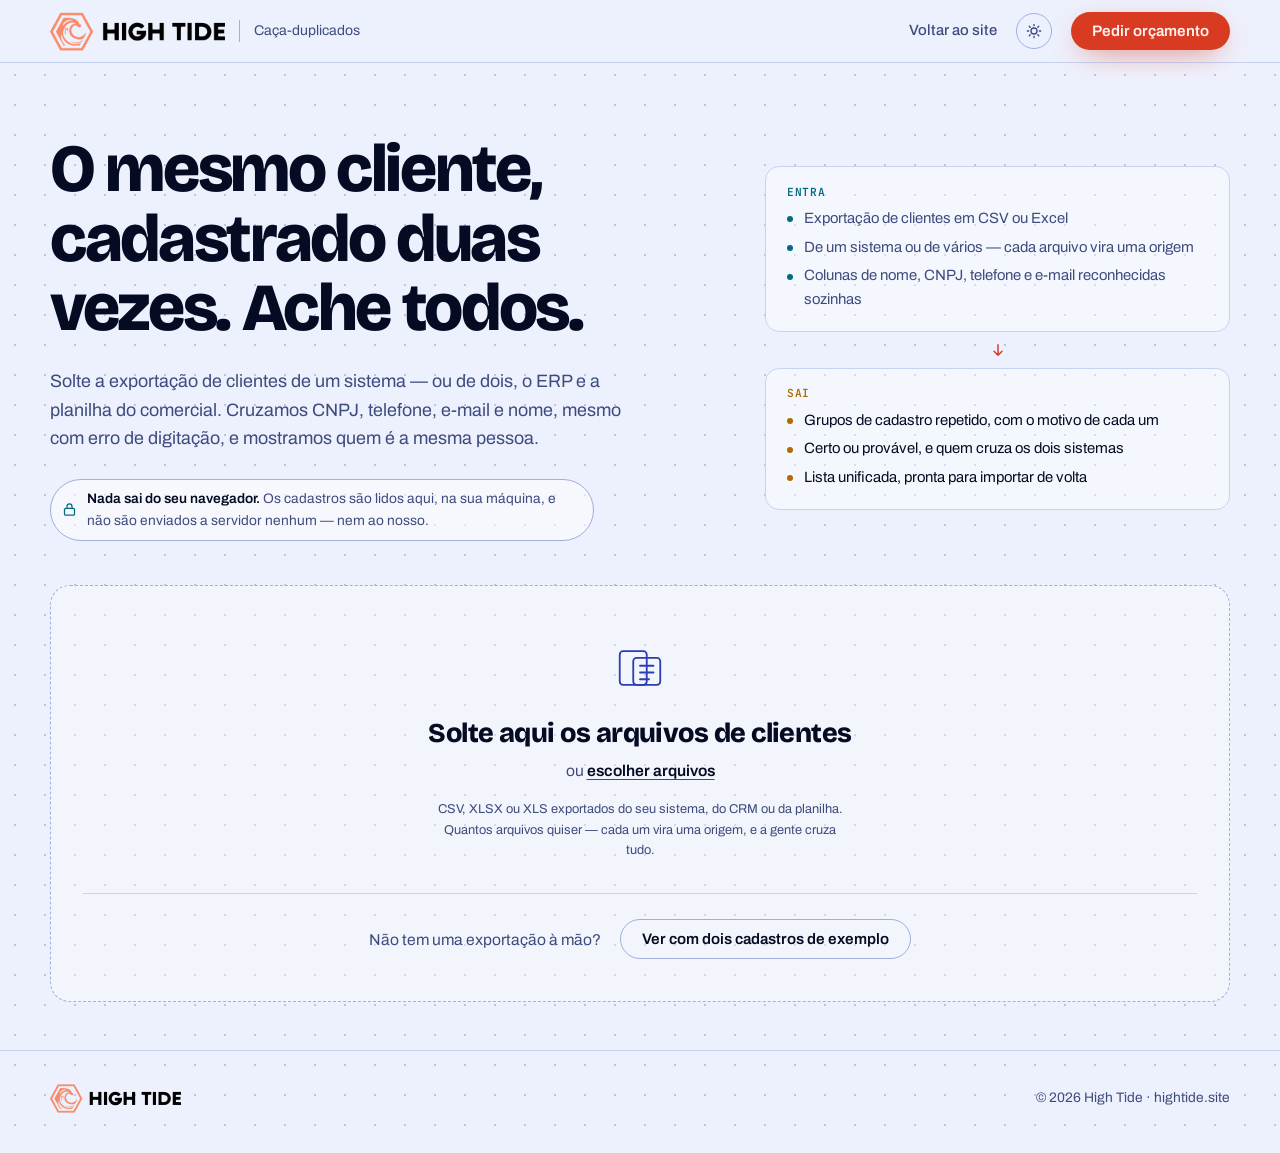
<file: demos/duplicados/index.html>
<!DOCTYPE html>
<meta charset="utf-8">
<title>Caça-duplicados — High Tide</title>
<meta name="viewport" content="width=device-width, initial-scale=1">
<meta name="description" content="Solte a exportação de clientes de um ou dois sistemas e veja quem está cadastrado mais de uma vez: cruzamos CNPJ, telefone, e-mail e nome. Tudo no seu navegador.">
<link rel="icon" type="image/png" href="../../telas/favicon.png">
<link rel="preconnect" href="https://fonts.googleapis.com">
<link rel="preconnect" href="https://fonts.gstatic.com" crossorigin>
<link href="https://fonts.googleapis.com/css2?family=Bricolage+Grotesque:opsz,wdth,wght@12..96,75..100,600..800&family=Archivo:wght@400;500;600;700&family=JetBrains+Mono:wght@500&display=swap" rel="stylesheet">

<style>
  /* ================= tokens — os mesmos da landing ================= */
  :root {
    --fundo:      #070B18;
    --fundo-2:    #0B1124;
    --superficie: #101A38;
    --tinta:      #EAEFFF;
    --tinta-mid:  #99A5D0;
    --linha:      #1E2A52;
    --linha-forte:#2E3D6E;
    --coral:      #FF6B5A;
    --coral-luz:  #FF8E7F;
    --azul:       #7C8CFF;
    --azul-fundo: #2B3A8F;
    --ciano:      #4FD8E8;
    --sol:        #FFB443;
    --grade: radial-gradient(circle, color-mix(in srgb, var(--azul) 26%, transparent) .9px, transparent .9px);
    color-scheme: dark;
  }
  @media (prefers-color-scheme: light) {
    :root:not([data-theme="dark"]) {
      --fundo:      #EDF1FD;
      --fundo-2:    #DEE6FB;
      --superficie: #FFFFFF;
      --tinta:      #050B22;
      --tinta-mid:  #3E4B7E;
      --linha:      #C6D2F0;
      --linha-forte:#9EAFE0;
      --coral:      #D93A22;
      --coral-luz:  #EE5236;
      --azul:       #2C3DB4;
      --azul-fundo: #B2BFF3;
      --ciano:      #04697F;
      --sol:        #B36A00;
      color-scheme: light;
    }
  }
  :root[data-theme="light"] {
    --fundo:      #EDF1FD;
    --fundo-2:    #DEE6FB;
    --superficie: #FFFFFF;
    --tinta:      #050B22;
    --tinta-mid:  #3E4B7E;
    --linha:      #C6D2F0;
    --linha-forte:#9EAFE0;
    --coral:      #D93A22;
    --coral-luz:  #EE5236;
    --azul:       #2C3DB4;
    --azul-fundo: #B2BFF3;
    --ciano:      #04697F;
    --sol:        #B36A00;
    color-scheme: light;
  }

  /* ================= base ================= */
  * { box-sizing: border-box; }
  body {
    margin: 0; min-height: 100vh;
    background: var(--grade) 0 0 / 30px 30px, var(--fundo);
    color: var(--tinta);
    font-family: Archivo, ui-sans-serif, system-ui, sans-serif;
    font-size: 17px; line-height: 1.6;
    -webkit-font-smoothing: antialiased;
    overflow-x: hidden;
  }
  h1, h2 {
    font-family: "Bricolage Grotesque", Archivo, ui-sans-serif, sans-serif;
    font-weight: 800; letter-spacing: -0.035em; line-height: 1.03; margin: 0; text-wrap: balance;
  }
  p { margin: 0; max-width: 68ch; }
  a { color: inherit; }
  button, select, input { font: inherit; color: inherit; }
  input, select { min-width: 0; }
  :focus-visible { outline: 2px solid var(--ciano); outline-offset: 3px; border-radius: 3px; }
  .env { width: min(1180px, 100% - 2.5rem); margin-inline: auto; }
  .mono { font-family: "JetBrains Mono", ui-monospace, monospace; }
  [hidden] { display: none !important; }
  .so-toque { display: none; }
  @media (hover: none) and (pointer: coarse) {
    .so-mouse { display: none; }
    .so-toque { display: inline; }
    .solta { cursor: pointer; }
  }

  /* ================= topo ================= */
  body > header {
    position: sticky; top: 0; z-index: 10; padding: .7rem 0;
    background: color-mix(in srgb, var(--fundo) 92%, transparent);
    backdrop-filter: blur(8px); border-bottom: 1px solid var(--linha);
  }
  .barra { display: flex; align-items: center; justify-content: space-between; gap: 1.5rem; }
  .marca { display: flex; align-items: center; gap: .9rem; text-decoration: none; }
  .marca img { height: 40px; width: auto; }
  .marca img.so-escuro { display: block; }
  .marca img.so-claro  { display: none; }
  :root[data-theme="light"] .marca img.so-claro  { display: block; }
  :root[data-theme="light"] .marca img.so-escuro { display: none; }
  @media (prefers-color-scheme: light) {
    :root:not([data-theme="dark"]) .marca img.so-claro  { display: block; }
    :root:not([data-theme="dark"]) .marca img.so-escuro { display: none; }
  }
  .marca small { padding-left: .9rem; border-left: 1px solid var(--linha-forte); font-size: .88rem; color: var(--tinta-mid); }
  nav { display: flex; align-items: center; gap: 1.2rem; }
  nav a.item { text-decoration: none; color: var(--tinta-mid); font-size: .93rem; font-weight: 500; }
  nav a.item:hover { color: var(--tinta); }

  .btn {
    display: inline-flex; align-items: center; justify-content: center; gap: .5rem;
    padding: .7rem 1.3rem; border: 0; border-radius: 999px; cursor: pointer;
    background: var(--coral); color: #FFF4F1;
    font: 600 .95rem/1 Archivo, sans-serif; text-decoration: none;
    box-shadow: 0 8px 30px -12px var(--coral);
    transition: transform .2s cubic-bezier(.2,.7,.3,1), box-shadow .2s;
  }
  .btn:hover { transform: translateY(-2px); box-shadow: 0 14px 40px -14px var(--coral); }
  .btn.discreto { background: transparent; color: var(--tinta); border: 1px solid var(--linha-forte); box-shadow: none; }
  .btn.discreto:hover { border-color: var(--ciano); color: var(--ciano); }
  .btn:disabled { opacity: .5; cursor: default; transform: none; }

  .tema { width: 36px; height: 36px; display: grid; place-items: center; background: transparent; border: 1px solid var(--linha-forte); border-radius: 999px; color: var(--tinta-mid); cursor: pointer; transition: color .25s, border-color .25s; }
  .tema:hover { color: var(--ciano); border-color: var(--ciano); }
  .tema svg { width: 16px; height: 16px; }
  .tema .lua { display: block; }
  .tema .sol { display: none; }
  :root[data-theme="light"] .tema .lua { display: none; }
  :root[data-theme="light"] .tema .sol { display: block; }
  @media (prefers-color-scheme: light) {
    :root:not([data-theme="dark"]) .tema .lua { display: none; }
    :root:not([data-theme="dark"]) .tema .sol { display: block; }
  }

  /* ================= abertura ================= */
  /* no celular a área de soltar sobe e o painel desce: a ação vem antes da explicação */
  .abertura { padding: 4.5rem 0 3rem; display: grid; grid-template-columns: minmax(0, 7fr) minmax(0, 5fr); grid-template-areas: "texto aside" "solta solta"; gap: 2.8rem 4rem; align-items: center; }
  .abertura__grade { display: contents; }
  .abertura__texto { grid-area: texto; }
  .entra-sai { grid-area: aside; }
  .abertura .solta { grid-area: solta; margin-top: 0; }

  /* entra → sai: a mesma leitura do fluxo da landing, em miniatura */
  .entra-sai { display: grid; gap: .5rem; }
  .entra-sai > div { padding: 1.1rem 1.3rem 1.2rem; border: 1px solid var(--linha); border-radius: 14px; background: color-mix(in srgb, var(--superficie) 40%, transparent); }
  .entra-sai .rotulo { display: block; margin-bottom: .5rem; font: 600 .7rem/1.3 "JetBrains Mono", monospace; letter-spacing: .07em; text-transform: uppercase; }
  .entra-sai .entra .rotulo { color: var(--ciano); }
  .entra-sai .sai .rotulo { color: var(--sol); }
  .entra-sai ul { margin: 0; padding: 0; list-style: none; display: grid; gap: .3rem; font-size: .93rem; color: var(--tinta-mid); }
  .entra-sai li { position: relative; padding-left: 1.05rem; }
  .entra-sai li::before { content: ""; position: absolute; left: 0; top: .62em; width: 6px; height: 6px; border-radius: 50%; background: var(--ciano); }
  .entra-sai .sai li::before { background: var(--sol); }
  .entra-sai .sai li { color: var(--tinta); }
  .entra-sai .seta { justify-self: center; display: grid; place-items: center; width: 26px; height: 26px; margin: -.2rem 0; color: var(--coral); }
  .entra-sai .seta svg { width: 16px; height: 16px; }

  /* resumo em duas colunas: a frase e como foram pegos */
  .painel { display: grid; grid-template-columns: minmax(0, 5fr) minmax(0, 6fr); gap: 2rem 4rem; align-items: center; margin-top: 3rem; }
  .painel .resumo { margin-top: 0; }
  .pistas { display: grid; gap: .5rem; }
  .pistas .rotulo { font: 600 .7rem/1.3 "JetBrains Mono", monospace; letter-spacing: .07em; text-transform: uppercase; color: var(--tinta-mid); margin-bottom: .3rem; }
  .pistas div { display: grid; grid-template-columns: 8.5rem minmax(0, 1fr) 2.2rem; align-items: center; gap: .8rem; font-size: .9rem; color: var(--tinta-mid); }
  .pistas i { display: block; height: 10px; border-radius: 3px; background: var(--azul); transform-origin: left; animation: cresce .7s cubic-bezier(.2,.7,.3,1) both; }
  .pistas b { color: var(--tinta); text-align: right; font-variant-numeric: tabular-nums; }
  .pistas p { margin-top: .8rem; padding-top: .8rem; border-top: 1px solid var(--linha); font-size: .84rem; color: var(--tinta-mid); max-width: none; }
  .pistas p b { color: var(--tinta); font-weight: 600; }
  @keyframes cresce { from { transform: scaleX(0); } }

  /* fecho em duas colunas: a chamada e as outras amostras */
  .fecho__grade { display: grid; grid-template-columns: minmax(0, 7fr) minmax(0, 5fr); gap: 2.5rem 4rem; align-items: center; }
  .outras { display: grid; gap: .6rem; }
  .outras .rotulo { font: 600 .7rem/1.3 "JetBrains Mono", monospace; letter-spacing: .07em; text-transform: uppercase; color: var(--tinta-mid); margin-bottom: .2rem; }
  .outras a { display: block; padding: 1.1rem 1.3rem; border: 1px solid var(--linha); border-radius: 14px; background: color-mix(in srgb, var(--superficie) 40%, transparent); text-decoration: none; transition: border-color .25s, transform .25s; }
  .outras a:hover { border-color: var(--ciano); transform: translateY(-2px); }
  .outras a b { display: block; font-weight: 600; margin-bottom: .15rem; }
  .outras a span { display: block; font-size: .92rem; color: var(--tinta-mid); }
  .outras a i { display: block; margin-top: .5rem; font-style: normal; font-size: .84rem; font-weight: 600; color: var(--ciano); }
  @media (max-width: 900px) {
    .abertura { grid-template-columns: 1fr; grid-template-areas: "texto" "solta" "aside"; gap: 2rem; }
    .painel, .fecho__grade { grid-template-columns: 1fr; gap: 2rem; }
  }
  .abertura h1 { font-size: clamp(2.2rem, 5.6vw, 4.2rem); max-width: 18ch; }
  .lead { margin-top: 1.5rem; font-size: 1.12rem; color: var(--tinta-mid); max-width: 58ch; }
  .local {
    display: inline-flex; align-items: center; gap: .6rem; margin-top: 1.6rem;
    padding: .5rem .95rem .5rem .7rem; border: 1px solid var(--linha-forte); border-radius: 999px;
    font-size: .86rem; color: var(--tinta-mid); background: color-mix(in srgb, var(--superficie) 55%, transparent);
  }
  .local svg { width: 15px; height: 15px; color: var(--ciano); flex: none; }
  .local b { color: var(--tinta); font-weight: 600; }

  .solta {
    position: relative; margin-top: 2.8rem; padding: 3.4rem 2rem 2.6rem; text-align: center;
    border: 1.5px dashed var(--linha-forte); border-radius: 20px;
    background: color-mix(in srgb, var(--superficie) 32%, transparent);
    transition: border-color .25s, background .25s;
  }
  .solta p { margin-inline: auto; }
  .solta.sobre { border-color: var(--ciano); border-style: solid; background: color-mix(in srgb, var(--ciano) 9%, var(--superficie) 40%); }
  .solta svg.icone { width: 54px; height: 54px; color: var(--azul); }
  .solta.sobre svg.icone { color: var(--ciano); }
  .solta h2 { margin-top: 1rem; font-size: clamp(1.25rem, 2.6vw, 1.7rem); letter-spacing: -0.02em; }
  .solta .ou { margin-top: .7rem; color: var(--tinta-mid); font-size: .98rem; }
  .solta .ou button { background: none; border: 0; padding: 0; color: var(--tinta); font-weight: 600; text-decoration: underline; text-underline-offset: 3px; text-decoration-color: var(--ciano); cursor: pointer; }
  .solta .ou button:hover { color: var(--ciano); }
  .solta .aceita { margin-top: 1rem; max-width: 60ch; font-size: .8rem; color: var(--tinta-mid); }
  .solta .exemplo { margin-top: 2rem; padding-top: 1.6rem; border-top: 1px solid var(--linha); display: flex; flex-wrap: wrap; justify-content: center; align-items: center; gap: .6rem 1.2rem; color: var(--tinta-mid); font-size: .98rem; }
  .solta.lendo { border-style: solid; border-color: var(--azul); }
  .solta .andamento { margin-top: 1rem; font-size: .9rem; color: var(--ciano); }
  .solta .andamento.erro { color: var(--sol); }

  /* ================= resultado ================= */
  .resultado { padding: 2.2rem 0 0; animation: entra .5s cubic-bezier(.2,.7,.3,1) both; }
  @keyframes entra { from { opacity: 0; transform: translateY(12px); } }

  .lida {
    display: flex; flex-wrap: wrap; align-items: center; justify-content: space-between; gap: .8rem 1.5rem;
    padding: .85rem 1.2rem; border: 1px solid var(--linha); border-radius: 12px;
    background: color-mix(in srgb, var(--superficie) 40%, transparent);
    font-size: .92rem; color: var(--tinta-mid);
  }
  .lida b { color: var(--tinta); font-weight: 600; }

  .resumo { margin-top: 3rem; font-size: clamp(1.45rem, 3.2vw, 2.25rem); max-width: 28ch; }
  .resumo .valor { color: var(--coral); }
  .resumo small { display: block; margin-top: .6rem; font: 500 .95rem/1.45 Archivo, sans-serif; letter-spacing: 0; color: var(--tinta-mid); max-width: 60ch; }

  /* colunas reconhecidas */
  .mapa { margin-top: 2.2rem; border: 1px solid var(--linha); border-radius: 12px; background: color-mix(in srgb, var(--superficie) 30%, transparent); }
  .mapa summary { list-style: none; cursor: pointer; padding: .9rem 1.2rem; font-size: .92rem; color: var(--tinta-mid); display: flex; justify-content: space-between; gap: 1rem; }
  .mapa summary::-webkit-details-marker { display: none; }
  .mapa summary b { color: var(--tinta); font-weight: 600; }
  .mapa summary span::after { content: "ajustar ▾"; color: var(--ciano); font-size: .84rem; }
  .mapa[open] summary span::after { content: "fechar ▴"; }
  .mapa__corpo { padding: 0 1.2rem 1.1rem; display: grid; gap: .9rem; }
  .arquivo-mapa { display: grid; grid-template-columns: minmax(0, 1.4fr) repeat(5, minmax(0, 1fr)); gap: .6rem; align-items: end; padding-top: .9rem; border-top: 1px solid var(--linha); }
  .arquivo-mapa .nome-arquivo { font-family: "JetBrains Mono", ui-monospace, monospace; font-size: .78rem; color: var(--tinta-mid); overflow-wrap: anywhere; padding-bottom: .5rem; }
  .arquivo-mapa .nome-arquivo b { display: block; color: var(--tinta); font: 500 .9rem/1.3 Archivo, sans-serif; }
  .arquivo-mapa label { display: grid; gap: .25rem; font-size: .74rem; color: var(--tinta-mid); }
  .arquivo-mapa select { width: 100%; padding: .45rem .5rem; border-radius: 8px; border: 1px solid var(--linha-forte); background: color-mix(in srgb, var(--superficie) 60%, transparent); color: var(--tinta); font-size: .86rem; }
  .arquivo-mapa select.vazio { color: var(--tinta-mid); }

  /* filtros + exportar */
  .ferramentas { display: flex; flex-wrap: wrap; align-items: center; justify-content: space-between; gap: .9rem 1.5rem; margin: 2.6rem 0 1.2rem; }
  .filtros { display: flex; flex-wrap: wrap; gap: .4rem; }
  .filtros button { padding: .5rem .95rem; border: 1px solid var(--linha-forte); border-radius: 999px; background: transparent; color: var(--tinta-mid); font-size: .88rem; font-weight: 500; cursor: pointer; transition: color .2s, border-color .2s, background .2s; }
  .filtros button:hover { color: var(--tinta); border-color: var(--ciano); }
  .filtros button[aria-pressed="true"] { background: var(--tinta); color: var(--fundo); border-color: var(--tinta); }
  .exportar { display: flex; flex-wrap: wrap; gap: .6rem; }
  .exportar .btn { padding: .62rem 1.05rem; font-size: .88rem; }
  .copiado { font-size: .85rem; color: var(--ciano); }

  /* grupos */
  .grupos { display: grid; gap: .9rem; }
  .grupo { border: 1px solid var(--linha); border-radius: 14px; background: color-mix(in srgb, var(--superficie) 36%, transparent); overflow: hidden; animation: entra .4s cubic-bezier(.2,.7,.3,1) both; animation-delay: calc(var(--i, 0) * 30ms); }
  .grupo__cabeca { display: flex; flex-wrap: wrap; align-items: center; gap: .5rem .8rem; padding: .8rem 1.1rem; border-bottom: 1px solid var(--linha); font-size: .86rem; color: var(--tinta-mid); }
  .grupo__cabeca .n { font-family: "JetBrains Mono", ui-monospace, monospace; font-size: .8rem; color: var(--tinta-mid); }
  .tag { display: inline-block; padding: .12rem .6rem; border: 1px solid currentColor; border-radius: 999px; font-size: .72rem; font-weight: 600; white-space: nowrap; }
  .tag.certo { color: var(--ciano); }
  .tag.provavel { color: var(--sol); }
  .tag.cruza { color: var(--azul); }
  .grupo__cabeca .motivos { color: var(--tinta); }
  .grupo table { width: 100%; border-collapse: collapse; font-size: .9rem; table-layout: fixed; }
  .grupo col.c-origem { width: 20%; } .grupo col.c-nome { width: 25%; } .grupo col.c-doc { width: 15%; }
  .grupo col.c-tel { width: 13%; } .grupo col.c-email { width: 18%; } .grupo col.c-cidade { width: 9%; }
  .grupo td { overflow-wrap: anywhere; }
  .grupo th { padding: .5rem 1.1rem .4rem; text-align: left; font-size: .72rem; font-weight: 600; color: var(--tinta-mid); border-bottom: 1px solid var(--linha); white-space: nowrap; }
  .grupo td { padding: .6rem 1.1rem; vertical-align: top; border-bottom: 1px solid var(--linha); }
  .grupo tr:last-child td { border-bottom: 0; }
  .grupo td.origem { font-family: "JetBrains Mono", ui-monospace, monospace; font-size: .76rem; color: var(--tinta-mid); white-space: nowrap; }
  .grupo td.origem small { display: block; }
  .grupo td.doc, .grupo td.tel { font-family: "JetBrains Mono", ui-monospace, monospace; font-size: .84rem; white-space: nowrap; }
  .grupo td.nome { font-weight: 500; }
  .grupo td.vazia { color: var(--linha-forte); }
  .grupo td.bate { color: var(--ciano); }
  .grupo td.bate.nome { color: var(--tinta); text-decoration: underline; text-decoration-color: var(--ciano); text-underline-offset: 3px; }
  .rot { display: none; }
  .mais { margin-top: 1rem; text-align: center; }
  .nada { padding: 2.5rem 1rem; text-align: center; color: var(--tinta-mid); border: 1px dashed var(--linha-forte); border-radius: 14px; }

  /* ================= fecho ================= */
  .fecho { margin-top: 5.5rem; padding: 4rem 0 5rem; border-top: 1px solid var(--linha-forte); }
  .fecho h2 { font-size: clamp(1.8rem, 4.4vw, 2.9rem); max-width: 20ch; }
  .fecho p { margin-top: 1.3rem; font-size: 1.1rem; color: var(--tinta-mid); }
  .fecho .btn { margin-top: 2.2rem; padding: 1rem 1.9rem; font-size: 1.02rem; }

  footer { padding: 2rem 0 2.5rem; border-top: 1px solid var(--linha); font-size: .86rem; color: var(--tinta-mid); }
  .rodape { display: flex; flex-wrap: wrap; align-items: center; justify-content: space-between; gap: 1rem; }
  .rodape .marca img { height: 30px; }

  /* ================= responsivo ================= */
  @media (max-width: 900px) {
    .arquivo-mapa { grid-template-columns: repeat(3, minmax(0, 1fr)); }
    .arquivo-mapa .nome-arquivo { grid-column: 1 / -1; padding-bottom: 0; }
  }
  @media (max-width: 640px) {
    body { font-size: 16px; }
    .abertura { padding: 2.6rem 0 2rem; }
    .abertura h1 { font-size: clamp(1.9rem, 8.6vw, 2.4rem); }
    .lead { font-size: 1rem; }
    .barra { gap: .8rem; }
    .marca img { height: 32px; }
    .marca small, nav .item { display: none; }
    nav { gap: .6rem; }
    nav .btn { padding: .55rem .9rem; font-size: .84rem; white-space: nowrap; }
    .local { border-radius: 14px; align-items: flex-start; }
    .local svg { margin-top: .25rem; }
    .solta { padding: 2rem 1rem 1.6rem; }
    .solta h2 { font-size: 1.2rem; }
    .solta .exemplo { flex-direction: column; }
    .resumo { font-size: 1.45rem; }
    .arquivo-mapa { grid-template-columns: repeat(2, minmax(0, 1fr)); }
    .ferramentas { margin-top: 2rem; }
    .exportar { width: 100%; }
    .exportar .btn { flex: 1 1 auto; }
    .grupo table, .grupo tbody, .grupo tr, .grupo td { display: block; }
    .grupo thead, .grupo colgroup { display: none; }
    .grupo tr { display: grid; grid-template-columns: 1fr 1fr; gap: .15rem .8rem; padding: .7rem 1rem; border-bottom: 1px solid var(--linha); }
    .grupo tr:last-child { border-bottom: 0; }
    .grupo td { padding: 0; border: 0; }
    .grupo td.origem, .grupo td.nome, .grupo td.email { grid-column: 1 / -1; }
    .grupo td.origem small { display: inline; margin-left: .4rem; }
    .grupo td.doc, .grupo td.tel { white-space: nowrap; overflow-wrap: normal; }
    .rot { display: inline; margin-right: .35rem; font: 400 .74rem/1.4 Archivo, sans-serif; color: var(--tinta-mid); }
    .fecho { margin-top: 3.5rem; padding: 3rem 0; }
    .fecho h2 { font-size: 1.7rem; }
  }
  @media (prefers-reduced-motion: reduce) {
    *, *::before, *::after { animation: none !important; transition: none !important; }
  }
</style>

<header>
  <div class="env barra">
    <a class="marca" href="https://hightide.site/" aria-label="High Tide, voltar ao site">
      <img class="so-escuro" src="../../telas/logo-escura.webp" width="524" height="120" alt="High Tide">
      <img class="so-claro" src="../../telas/logo-clara.webp" width="524" height="120" alt="" aria-hidden="true">
      <small>Caça-duplicados</small>
    </a>
    <nav>
      <a class="item" href="https://hightide.site/">Voltar ao site</a>
      <button class="tema" id="tema" type="button" aria-label="Alternar tema claro e escuro">
        <svg class="sol" viewBox="0 0 24 24" fill="none" stroke="currentColor" stroke-width="2" stroke-linecap="round"><circle cx="12" cy="12" r="4.5"/><path d="M12 2v2M12 20v2M2 12h2M20 12h2M4.9 4.9l1.4 1.4M17.7 17.7l1.4 1.4M19.1 4.9l-1.4 1.4M6.3 17.7l-1.4 1.4"/></svg>
        <svg class="lua" viewBox="0 0 24 24" fill="none" stroke="currentColor" stroke-width="2" stroke-linecap="round" stroke-linejoin="round"><path d="M20 14.5A8.5 8.5 0 0 1 9.5 4a8.5 8.5 0 1 0 10.5 10.5Z"/></svg>
      </button>
      <a class="btn" href="https://hightide.site/#orcamento">Pedir orçamento</a>
    </nav>
  </div>
</header>

<main>
  <section class="abertura env" id="abertura">
    <div class="abertura__grade">
    <div class="abertura__texto">
    <h1>O mesmo cliente, cadastrado duas vezes. Ache todos.</h1>
    <p class="lead">Solte a exportação de clientes de um sistema — ou de dois, o ERP e a planilha do comercial. Cruzamos CNPJ, telefone, e-mail e nome, mesmo com erro de digitação, e mostramos quem é a mesma pessoa.</p>
    <p class="local">
      <svg viewBox="0 0 24 24" fill="none" stroke="currentColor" stroke-width="2" stroke-linecap="round" stroke-linejoin="round"><rect x="4" y="10" width="16" height="11" rx="2"/><path d="M8 10V7a4 4 0 0 1 8 0v3"/></svg>
      <span><b>Nada sai do seu navegador.</b> Os cadastros são lidos aqui, na sua máquina, e não são enviados a servidor nenhum — nem ao nosso.</span>
    </p>
    </div>
    <aside class="entra-sai" aria-label="O que entra e o que sai">
      <div class="entra"><span class="rotulo">Entra</span><ul>
        <li>Exportação de clientes em CSV ou Excel</li>
        <li>De um sistema ou de vários — cada arquivo vira uma origem</li>
        <li>Colunas de nome, CNPJ, telefone e e-mail reconhecidas sozinhas</li>
      </ul></div>
      <span class="seta" aria-hidden="true"><svg viewBox="0 0 24 24" fill="none" stroke="currentColor" stroke-width="2.2" stroke-linecap="round" stroke-linejoin="round"><path d="M12 4v16M6 14l6 6 6-6"/></svg></span>
      <div class="sai"><span class="rotulo">Sai</span><ul>
        <li>Grupos de cadastro repetido, com o motivo de cada um</li>
        <li>Certo ou provável, e quem cruza os dois sistemas</li>
        <li>Lista unificada, pronta para importar de volta</li>
      </ul></div>
    </aside>
    </div>

    <div class="solta" id="solta" tabindex="0" role="button" aria-label="Área para soltar arquivos de clientes">
      <svg class="icone" viewBox="0 0 48 48" fill="none" stroke="currentColor" stroke-width="1.6" stroke-linecap="round" stroke-linejoin="round" aria-hidden="true">
        <rect x="6" y="9" width="24" height="30" rx="3"/><rect x="18" y="15" width="24" height="24" rx="3"/>
        <path d="M24 22h12M24 28h12M24 34h8"/>
      </svg>
      <h2><span class="so-mouse">Solte aqui os arquivos de clientes</span><span class="so-toque">Toque para escolher os arquivos de clientes</span></h2>
      <p class="ou so-mouse">ou <button type="button" id="escolher">escolher arquivos</button></p>
      <p class="aceita">CSV, XLSX ou XLS exportados do seu sistema, do CRM ou da planilha. Quantos arquivos quiser — cada um vira uma origem, e a gente cruza tudo.</p>
      <p class="andamento" id="andamento" hidden></p>
      <div class="exemplo">
        <span>Não tem uma exportação à mão?</span>
        <button class="btn discreto" type="button" id="exemplo">Ver com dois cadastros de exemplo</button>
      </div>
      <input type="file" id="entrada" multiple accept=".csv,.txt,.tsv,.xlsx,.xls,text/csv,application/vnd.ms-excel,application/vnd.openxmlformats-officedocument.spreadsheetml.sheet" hidden>
    </div>
  </section>

  <section class="resultado env" id="resultado" hidden>
    <div class="lida">
      <div id="lida"></div>
      <button class="btn discreto" type="button" id="outra">Ler outros arquivos</button>
    </div>

    <div class="painel">
      <h2 class="resumo" id="resumo"></h2>
      <div class="pistas" id="pistas" aria-label="Como foram pegos"></div>
    </div>

    <details class="mapa" id="mapa">
      <summary><b>Colunas que estamos usando</b><span></span></summary>
      <div class="mapa__corpo" id="mapa-corpo"></div>
    </details>

    <div class="ferramentas">
      <div class="filtros" id="filtros" role="group" aria-label="Filtrar grupos">
        <button type="button" data-filtro="todos" aria-pressed="true">Todos</button>
        <button type="button" data-filtro="certo" aria-pressed="false">Certos</button>
        <button type="button" data-filtro="provavel" aria-pressed="false">Prováveis</button>
        <button type="button" data-filtro="cruza" aria-pressed="false">Entre arquivos</button>
      </div>
      <div class="exportar">
        <button class="btn discreto" type="button" id="csv-repetidos">Baixar lista de repetidos</button>
        <button class="btn discreto" type="button" id="csv-unificado">Baixar cadastro unificado</button>
        <button class="btn discreto" type="button" id="copiar">Copiar</button>
        <span class="copiado" id="copiado" hidden></span>
      </div>
    </div>

    <div class="grupos" id="grupos"></div>
    <div class="mais" id="mais" hidden><button class="btn discreto" type="button" id="mais-btn"></button></div>

    <div class="fecho"><div class="fecho__grade">
      <div>
      <h2>Quer isso rodando toda semana, sozinho, com os seus dados?</h2>
      <p>Este caça-duplicados é uma amostra. Na sua empresa, a rotina compara os sistemas toda noite, avisa quando um cadastro nasce repetido e mantém os dois lados iguais — sem ninguém digitar a mesma coisa duas vezes.</p>
      <a class="btn" href="https://hightide.site/#orcamento">Conversar com a High Tide</a>
      </div>
      <aside class="outras" aria-label="Outras amostras">
        <span class="rotulo">Outras amostras para testar</span>
        <a href="../conciliador/index.html"><b>Conciliador bancário</b><span>Extrato de um lado, lançamentos do outro: o que bate, o que falta e o que sobra.</span><i>Testar agora</i></a>
        <a href="../painel/index.html"><b>Painel automático</b><span>Sobe a planilha, saem os números e os gráficos — sem montar nada.</span><i>Testar agora</i></a>
        <a href="../auditor/index.html"><b>Auditor de cadastro</b><span>CPF errado, e-mail torto, telefone sem DDD: a nota da sua base e a planilha corrigida.</span><i>Testar agora</i></a>
      </aside>
    </div></div>
  </section>
</main>

<footer>
  <div class="env rodape">
    <span class="marca">
      <img class="so-escuro" src="../../telas/logo-escura.webp" width="524" height="120" alt="High Tide">
      <img class="so-claro" src="../../telas/logo-clara.webp" width="524" height="120" alt="" aria-hidden="true">
    </span>
    <span>© 2026 High Tide · hightide.site</span>
  </div>
</footer>

<script src="nucleo.js"></script>
<script>
(function () {
  'use strict';
  var raiz = document.documentElement;
  var $ = function (id) { return document.getElementById(id); };

  /* ---------- tema (mesma chave da landing) ---------- */
  try {
    var salvo = localStorage.getItem('ht-tema');
    if (salvo) raiz.setAttribute('data-theme', salvo);
  } catch (e) {}
  $('tema').addEventListener('click', function () {
    var claroAgora = raiz.getAttribute('data-theme')
      ? raiz.getAttribute('data-theme') === 'light'
      : matchMedia('(prefers-color-scheme: light)').matches;
    var novo = claroAgora ? 'dark' : 'light';
    raiz.setAttribute('data-theme', novo);
    try { localStorage.setItem('ht-tema', novo); } catch (e) {}
  });

  function esc(s) {
    return String(s == null ? '' : s).replace(/[&<>"']/g, function (c) {
      return { '&': '&amp;', '<': '&lt;', '>': '&gt;', '"': '&quot;', "'": '&#39;' }[c];
    });
  }
  function plural(n, um, muitos) { return n + ' ' + (n === 1 ? um : muitos); }

  /* ---------- estado ---------- */
  var estado = { arquivos: [], registros: [], resultado: { grupos: [] }, filtro: 'todos', limite: 60 };
  var CAMPOS = [['nome', 'Nome'], ['doc', 'CNPJ / CPF'], ['telefone', 'Telefone'], ['email', 'E-mail'], ['cidade', 'Cidade']];

  /* ---------- leitura de arquivos ---------- */
  var solta = $('solta'), andamento = $('andamento');
  var XLSX_URL = 'https://cdnjs.cloudflare.com/ajax/libs/xlsx/0.18.5/xlsx.full.min.js';

  /* o leitor de Excel tem 1 MB: só entra quando cai uma planilha */
  function carregarXLSX() {
    if (window.XLSX) return Promise.resolve();
    return new Promise(function (res, rej) {
      var s = document.createElement('script');
      s.src = XLSX_URL;
      s.onload = res;
      s.onerror = function () { rej(new Error('não foi possível carregar o leitor de Excel — tente exportar como CSV')); };
      document.head.appendChild(s);
    });
  }

  /* exportação de sistema antigo costuma vir em Windows-1252: UTF-8 estrito acusa e a gente troca */
  function decodificar(bytes) {
    try { return new TextDecoder('utf-8', { fatal: true }).decode(bytes); }
    catch (e) { return new TextDecoder('windows-1252').decode(bytes); }
  }

  function lerFile(file) {
    var nome = file.name;
    return file.arrayBuffer().then(function (buf) {
      var bytes = new Uint8Array(buf);
      if (/\.(xlsx|xls|xlsm|ods)$/i.test(nome) || (bytes[0] === 0x50 && bytes[1] === 0x4B) || (bytes[0] === 0xD0 && bytes[1] === 0xCF)) {
        return carregarXLSX().then(function () {
          var livro = XLSX.read(bytes, { type: 'array' });
          var saida = [];
          livro.SheetNames.forEach(function (aba) {
            /* raw:true — com raw:false um CNPJ digitado como número vira "1.23457E+13" e perde os dígitos */
            var linhas = XLSX.utils.sheet_to_json(livro.Sheets[aba], { header: 1, raw: true, defval: '' });
            linhas = linhas.map(function (l) {
              return l.map(function (c) { return typeof c === 'number' ? String(c) : (c == null ? '' : String(c)); });
            }).filter(function (l) { return l.some(function (c) { return c.trim() !== ''; }); });
            if (linhas.length < 2) return;
            var cab = linhas[0].map(function (c) { return String(c).trim(); });
            var dados = linhas.slice(1).map(function (l) {
              var c = l.slice(0, cab.length).map(function (v) { return String(v == null ? '' : v).trim(); });
              while (c.length < cab.length) c.push('');
              return c;
            });
            saida.push({ nome: livro.SheetNames.length > 1 ? nome + ' / ' + aba : nome, cabecalho: cab, linhas: dados });
          });
          if (!saida.length) throw new Error('planilha sem dados');
          return saida;
        });
      }
      var t = DUP.lerCSV(decodificar(bytes));
      if (!t.cabecalho.length || !t.linhas.length) throw new Error('arquivo sem linhas de dados');
      return [{ nome: nome, cabecalho: t.cabecalho, linhas: t.linhas }];
    }).then(function (lista) {
      return lista.map(function (a) { a.mapa = DUP.detectarColunas(a.cabecalho, a.linhas); return a; });
    }, function (e) {
      return [{ nome: nome, erro: e && e.message ? e.message : String(e) }];
    });
  }

  function processar(files) {
    files = files.filter(function (f) { return f && !/\.(pdf|jpe?g|png|docx?|zip|xml)$/i.test(f.name); });
    if (!files.length) { avisarSolta('Nenhum arquivo de cadastro aí — aceito CSV, XLSX e XLS.', true); return; }
    solta.classList.add('lendo');
    avisarSolta('Lendo ' + plural(files.length, 'arquivo', 'arquivos') + '…');
    Promise.all(files.map(lerFile)).then(function (grupos) {
      var lista = [].concat.apply([], grupos);
      var erros = lista.filter(function (a) { return a.erro; });
      var bons = lista.filter(function (a) { return !a.erro; });
      if (!bons.length) {
        avisarSolta('Não consegui ler: ' + erros.map(function (a) { return a.nome + ' (' + a.erro + ')'; }).join('; '), true);
        return;
      }
      estado.arquivos = bons;
      estado.erros = erros;
      recalcular();
      mostrar();
    }).then(function () { solta.classList.remove('lendo'); });
  }

  function avisarSolta(msg, erro) {
    andamento.hidden = false;
    andamento.className = 'andamento' + (erro ? ' erro' : '');
    andamento.textContent = msg;
  }

  ['dragenter', 'dragover'].forEach(function (ev) {
    solta.addEventListener(ev, function (e) { e.preventDefault(); solta.classList.add('sobre'); });
  });
  ['dragleave', 'drop'].forEach(function (ev) {
    solta.addEventListener(ev, function (e) { e.preventDefault(); if (ev === 'drop' || !solta.contains(e.relatedTarget)) solta.classList.remove('sobre'); });
  });
  solta.addEventListener('drop', function (e) { processar(Array.prototype.slice.call(e.dataTransfer.files || [])); });
  document.addEventListener('dragover', function (e) { e.preventDefault(); });
  document.addEventListener('drop', function (e) { e.preventDefault(); });
  solta.addEventListener('keydown', function (e) {
    if ((e.key === 'Enter' || e.key === ' ') && e.target === solta) { e.preventDefault(); $('entrada').click(); }
  });
  solta.addEventListener('click', function (e) {
    if (e.target.closest('button, input, a')) return;
    $('entrada').click();
  });
  $('escolher').addEventListener('click', function () { $('entrada').click(); });
  $('entrada').addEventListener('change', function () { processar(Array.prototype.slice.call(this.files)); this.value = ''; });
  $('exemplo').addEventListener('click', function () {
    processar(DUP.exemplo().map(function (a) { return new File([a.texto], a.nome, { type: 'text/csv' }); }));
  });
  $('outra').addEventListener('click', function () {
    $('resultado').hidden = true;
    $('abertura').hidden = false;
    andamento.hidden = true;
    solta.scrollIntoView({ block: 'center' });
  });

  /* ---------- cálculo ---------- */
  function recalcular() {
    estado.registros = [];
    estado.arquivos.forEach(function (a) {
      estado.registros = estado.registros.concat(DUP.montarRegistros(a.nome, a.cabecalho, a.linhas, a.mapa));
    });
    estado.resultado = DUP.encontrar(estado.registros);
    estado.limite = 60;
  }

  /* ---------- render ---------- */
  function mostrar() {
    var s = DUP.resumo(estado.registros, estado.resultado);
    var partes = ['<b>' + esc(plural(s.cadastros, 'cadastro', 'cadastros')) + '</b> de ' + esc(plural(s.arquivos, 'arquivo', 'arquivos'))];
    if (estado.erros && estado.erros.length) {
      partes.push(' · <span style="color:var(--sol)">' + esc(estado.erros.map(function (a) { return a.nome + ': ' + a.erro; }).join('; ')) + '</span>');
    }
    $('lida').innerHTML = partes.join('');

    var clientes = s.cadastros - s.sobrando;
    var resumo;
    if (!s.grupos) {
      resumo = '<span class="valor">Nenhum cadastro repetido</span> entre os ' + esc(String(s.cadastros)) + ' lidos.' +
        '<small>Cruzamos CNPJ/CPF, e-mail, telefone e nome. Se as colunas não foram reconhecidas direito, ajuste abaixo.</small>';
    } else {
      resumo = '<span class="valor">' + esc(plural(s.cadastros, 'cadastro', 'cadastros')) + '</span> são, na verdade, ' +
        esc(plural(clientes, 'cliente', 'clientes')) + '.' +
        '<small>' + esc(plural(s.grupos, 'grupo repetido', 'grupos repetidos')) + ' — ' +
        esc(plural(s.certos, 'certo', 'certos')) + ' e ' + esc(plural(s.provaveis, 'provável', 'prováveis')) +
        (s.arquivos > 1 ? '; ' + esc(String(s.entreArquivos)) + ' cruzando arquivos' : '') +
        '. Unificando, ' + esc(plural(s.sobrando, 'cadastro some', 'cadastros somem')) + ' da lista.</small>';
    }
    $('resumo').innerHTML = resumo;
    renderPistas(s);

    renderMapa();
    renderGrupos();
    $('abertura').hidden = true;
    $('resultado').hidden = false;
    $('resultado').style.animation = 'none';
    void $('resultado').offsetWidth;
    $('resultado').style.animation = '';
    window.scrollTo({ top: 0, behavior: 'smooth' });
  }

  var ORDEM_PISTAS = ['documento', 'e-mail', 'telefone', 'nome', 'nome parecido'];
  function renderPistas(s) {
    var caixa = $('pistas');
    if (!estado.resultado.grupos.length) { caixa.hidden = true; return; }
    caixa.hidden = false;
    var contagem = {};
    estado.resultado.grupos.forEach(function (g) { g.motivos.forEach(function (m) { contagem[m] = (contagem[m] || 0) + 1; }); });
    var maior = Math.max.apply(null, ORDEM_PISTAS.map(function (m) { return contagem[m] || 0; }).concat([1]));
    caixa.innerHTML = '<span class="rotulo">Como foram pegos — grupos por pista</span>' +
      ORDEM_PISTAS.filter(function (m) { return contagem[m]; }).map(function (m, i) {
        return '<div><span>' + esc(MOTIVO_TEXTO[m]) + '</span><i style="width:' + (contagem[m] / maior * 100).toFixed(1) + '%;animation-delay:' + (i * 80) + 'ms"></i><b>' + contagem[m] + '</b></div>';
      }).join('') +
      '<p><b>Certo</b> quando bate CNPJ/CPF ou e-mail, ou telefone junto com o nome. <b>Provável</b> quando só o nome ou só o telefone coincidem — vale conferir antes de unificar.</p>';
  }

  function renderMapa() {
    $('mapa-corpo').innerHTML = estado.arquivos.map(function (a, ai) {
      var opcoes = '<option value="-1">— não usar —</option>' + a.cabecalho.map(function (c, i) {
        return '<option value="' + i + '">' + esc(c || ('coluna ' + (i + 1))) + '</option>';
      }).join('');
      return '<div class="arquivo-mapa">' +
        '<div class="nome-arquivo"><b>' + esc(a.nome) + '</b>' + esc(plural(a.linhas.length, 'linha', 'linhas')) + '</div>' +
        CAMPOS.map(function (c) {
          return '<label>' + esc(c[1]) + '<select data-arquivo="' + ai + '" data-campo="' + c[0] + '"' +
            (a.mapa[c[0]] < 0 ? ' class="vazio"' : '') + '>' + opcoes + '</select></label>';
        }).join('') + '</div>';
    }).join('');
    document.querySelectorAll('#mapa-corpo select').forEach(function (sel) {
      sel.value = String(estado.arquivos[sel.dataset.arquivo].mapa[sel.dataset.campo]);
      sel.addEventListener('change', function () {
        estado.arquivos[sel.dataset.arquivo].mapa[sel.dataset.campo] = Number(sel.value);
        sel.className = Number(sel.value) < 0 ? 'vazio' : '';
        recalcular();
        mostrar();
        $('mapa').open = true;
      });
    });
    var faltando = estado.arquivos.filter(function (a) { return a.mapa.nome < 0 || (a.mapa.doc < 0 && a.mapa.telefone < 0 && a.mapa.email < 0); });
    $('mapa').open = faltando.length > 0;
  }

  function gruposVisiveis() {
    return estado.resultado.grupos.filter(function (g) {
      if (estado.filtro === 'certo') return g.certeza === 'certo';
      if (estado.filtro === 'provavel') return g.certeza === 'provavel';
      if (estado.filtro === 'cruza') return g.entreArquivos;
      return true;
    });
  }

  var MOTIVO_TEXTO = { 'documento': 'mesmo CNPJ/CPF', 'e-mail': 'mesmo e-mail', 'telefone': 'mesmo telefone', 'nome': 'mesmo nome', 'nome parecido': 'nome parecido' };
  var BATE = { 'documento': 'doc', 'e-mail': 'email', 'telefone': 'tel', 'nome': 'nome', 'nome parecido': 'nome' };

  function renderGrupos() {
    var lista = gruposVisiveis();
    var caixa = $('grupos');
    if (!lista.length) {
      caixa.innerHTML = '<div class="nada">' + (estado.resultado.grupos.length ? 'Nenhum grupo com esse filtro.' : 'Nenhum cadastro repetido encontrado.') + '</div>';
      $('mais').hidden = true;
      return;
    }
    var mostrando = lista.slice(0, estado.limite);
    var multi = estado.arquivos.length > 1;
    caixa.innerHTML = mostrando.map(function (g, gi) {
      var bate = {};
      g.motivos.forEach(function (m) { bate[BATE[m]] = true; });
      var linhas = g.registros.map(function (r) {
        function cel(cls, valor, mono) {
          var vazio = !valor;
          return '<td class="' + cls + (vazio ? ' vazia' : '') + (bate[cls] && !vazio ? ' bate' : '') + '">' +
            '<span class="rot">' + esc({ nome: 'Nome', doc: 'CNPJ/CPF', tel: 'Telefone', email: 'E-mail', cidade: 'Cidade' }[cls]) + '</span>' +
            (vazio ? '—' : esc(valor)) + '</td>';
        }
        return '<tr>' +
          '<td class="origem">' + esc(r.origem) + '<small>linha ' + esc(String(r.linha)) + '</small></td>' +
          cel('nome', r.nome) + cel('doc', r.doc) + cel('tel', r.telefone) + cel('email', r.email) + cel('cidade', r.cidade) +
          '</tr>';
      }).join('');
      return '<article class="grupo" style="--i:' + Math.min(gi, 20) + '">' +
        '<div class="grupo__cabeca"><span class="n">#' + g.id + '</span>' +
        '<span class="tag ' + g.certeza + '">' + (g.certeza === 'certo' ? 'certo' : 'provável') + '</span>' +
        (multi && g.entreArquivos ? '<span class="tag cruza">entre arquivos</span>' : '') +
        '<span class="motivos">' + esc(g.motivos.map(function (m) { return MOTIVO_TEXTO[m] || m; }).join(' · ')) + '</span>' +
        '<span style="margin-left:auto">' + esc(plural(g.registros.length, 'cadastro', 'cadastros')) + '</span></div>' +
        '<table><colgroup><col class="c-origem"><col class="c-nome"><col class="c-doc"><col class="c-tel"><col class="c-email"><col class="c-cidade"></colgroup>' +
        '<thead><tr><th>Origem</th><th>Nome</th><th>CNPJ / CPF</th><th>Telefone</th><th>E-mail</th><th>Cidade</th></tr></thead>' +
        '<tbody>' + linhas + '</tbody></table></article>';
    }).join('');
    var resto = lista.length - mostrando.length;
    $('mais').hidden = resto <= 0;
    if (resto > 0) $('mais-btn').textContent = 'Mostrar mais ' + Math.min(resto, 60) + ' de ' + resto + ' grupos';
  }

  $('mais-btn').addEventListener('click', function () { estado.limite += 60; renderGrupos(); });

  document.querySelectorAll('#filtros button').forEach(function (b) {
    b.addEventListener('click', function () {
      estado.filtro = b.dataset.filtro;
      estado.limite = 60;
      document.querySelectorAll('#filtros button').forEach(function (x) { x.setAttribute('aria-pressed', x === b ? 'true' : 'false'); });
      renderGrupos();
    });
  });

  /* ---------- exportar ---------- */
  var temporizador;
  function avisar(msg, ms) {
    var el = $('copiado');
    el.textContent = msg; el.hidden = false;
    clearTimeout(temporizador);
    temporizador = setTimeout(function () { el.hidden = true; }, ms || 2500);
  }
  function baixar(nome, conteudo) {
    var blob = new Blob([conteudo], { type: 'text/csv;charset=utf-8' });
    var url = URL.createObjectURL(blob);
    var a = document.createElement('a');
    a.href = url; a.download = nome;
    document.body.appendChild(a); a.click(); a.remove();
    setTimeout(function () { URL.revokeObjectURL(url); }, 2000);
    avisar('Se o download não começou, o visualizador está bloqueando — use "Copiar" e cole na planilha.', 6000);
  }
  var hoje = new Date().toISOString().slice(0, 10);
  $('csv-repetidos').addEventListener('click', function () { baixar('repetidos-' + hoje + '.csv', DUP.csvRepetidos(gruposVisiveis())); });
  $('csv-unificado').addEventListener('click', function () { baixar('cadastro-unificado-' + hoje + '.csv', DUP.csvUnificado(estado.registros, estado.resultado.grupos)); });

  function tsv() {
    var linhas = [['Grupo', 'Certeza', 'Motivos', 'Origem', 'Linha', 'Nome', 'CNPJ/CPF', 'Telefone', 'E-mail', 'Cidade']];
    gruposVisiveis().forEach(function (g) {
      g.registros.forEach(function (r) {
        linhas.push([g.id, g.certeza === 'certo' ? 'certo' : 'provável', g.motivos.join(', '), r.origem, r.linha, r.nome, r.doc, r.telefone, r.email, r.cidade]);
      });
    });
    return linhas.map(function (l) { return l.map(function (c) { return String(c == null ? '' : c).replace(/[\t\r\n]+/g, ' '); }).join('\t'); }).join('\r\n');
  }
  $('copiar').addEventListener('click', function () {
    var texto = tsv();
    var ok = function () { avisar('Copiado — cole na planilha.'); };
    var falhou = function () {
      var ta = document.createElement('textarea');
      ta.value = texto; ta.style.position = 'fixed'; ta.style.opacity = '0';
      document.body.appendChild(ta); ta.select();
      try { document.execCommand('copy'); ok(); } catch (e) { avisar('Não deu para copiar automaticamente.', 4000); }
      ta.remove();
    };
    if (navigator.clipboard && navigator.clipboard.writeText) navigator.clipboard.writeText(texto).then(ok, falhou);
    else falhou();
  });
})();
</script>
</file>
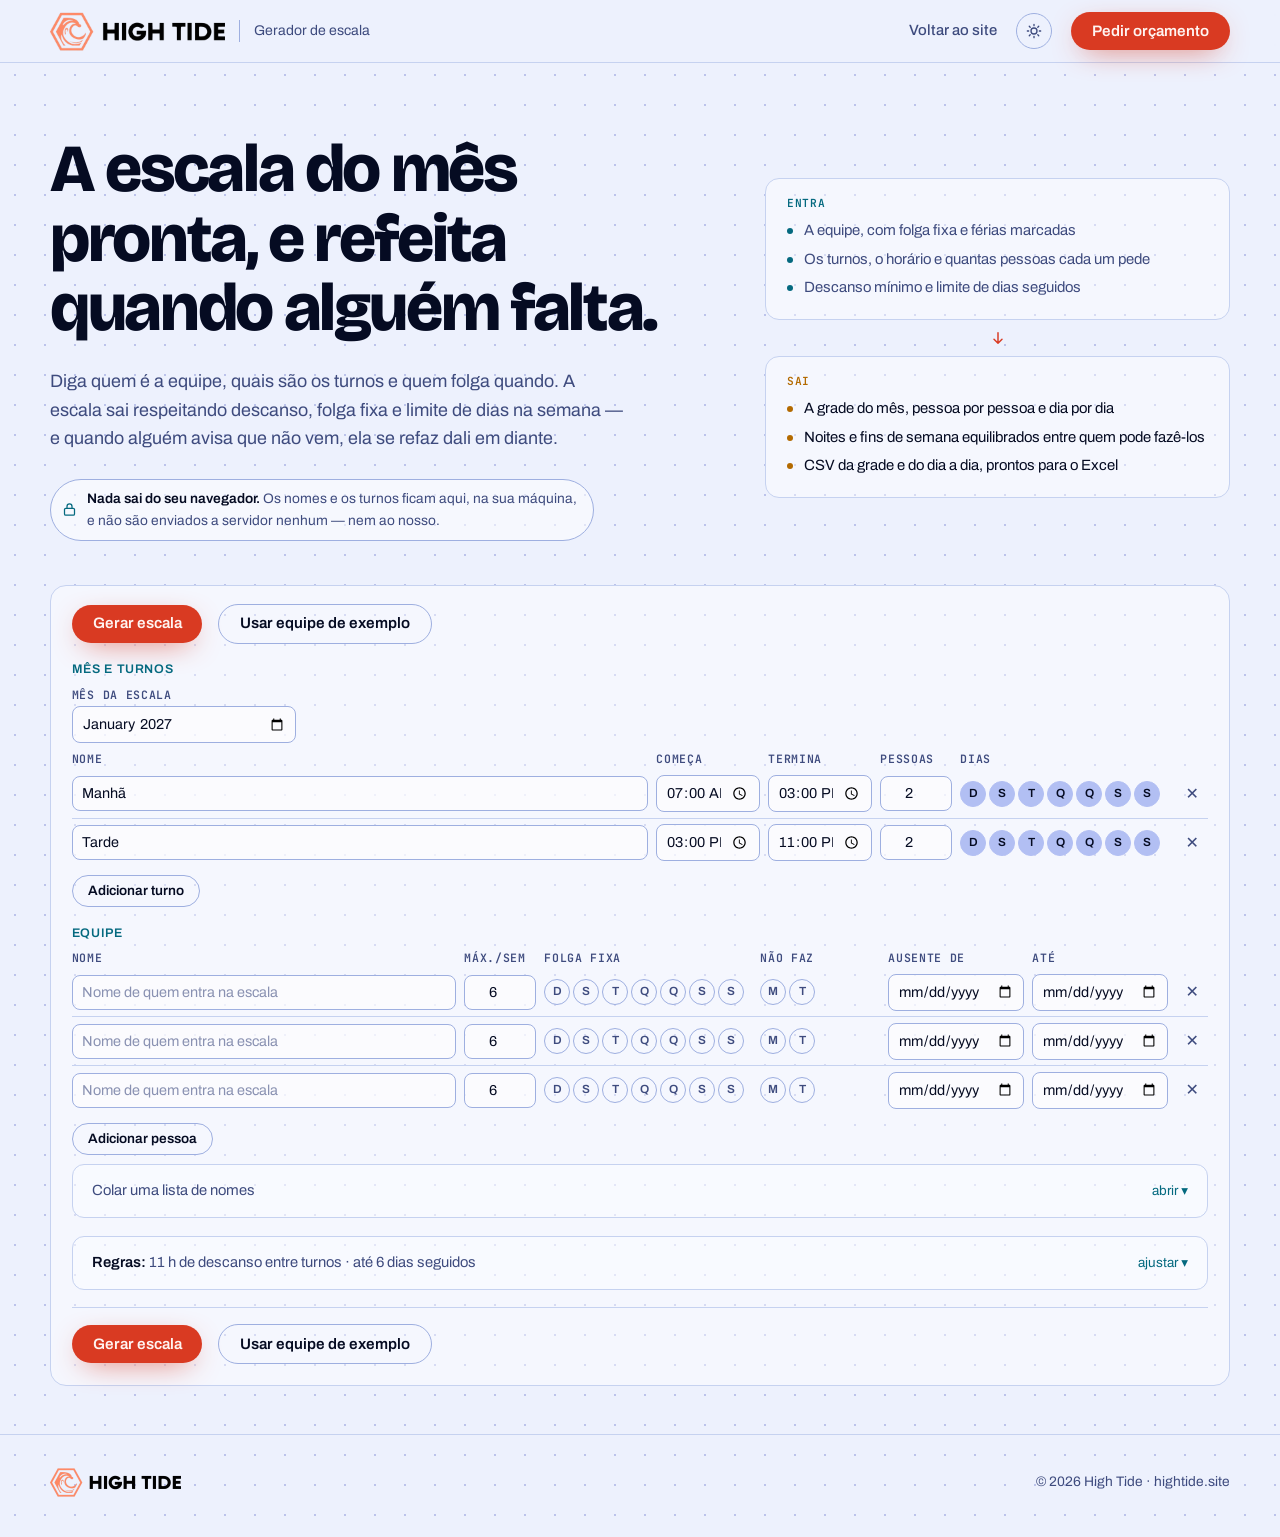
<file: demos/escala/index.html>
<!DOCTYPE html>
<meta charset="utf-8">
<title>Gerador de escala — High Tide</title>
<meta name="viewport" content="width=device-width, initial-scale=1">
<meta name="description" content="Equipe, turnos e folgas entram; a escala do mês sai — e refaz quando alguém falta. Tudo montado no seu navegador — nada é enviado.">
<link rel="icon" type="image/png" href="../../telas/favicon.png">
<link rel="preconnect" href="https://fonts.googleapis.com">
<link rel="preconnect" href="https://fonts.gstatic.com" crossorigin>
<link href="https://fonts.googleapis.com/css2?family=Bricolage+Grotesque:opsz,wdth,wght@12..96,75..100,600..800&family=Archivo:wght@400;500;600;700&family=JetBrains+Mono:wght@500&display=swap" rel="stylesheet">
<link rel="stylesheet" href="../comum/base.css">

<style>
  /* ================= formulário: um cartão só ================= */
  /* o formulário ocupa a faixa que nas outras demos é da área de soltar arquivo */
  .abertura .formulario {
    grid-area: solta; margin-top: 0; display: grid; gap: 1.1rem;
    padding: 1.1rem 1.3rem 1.3rem; border: 1px solid var(--linha); border-radius: 16px;
    background: color-mix(in srgb, var(--superficie) 40%, transparent);
  }
  .acoes { display: flex; flex-wrap: wrap; align-items: center; gap: .6rem 1rem; }
  .acoes.fim { padding-top: 1rem; border-top: 1px solid var(--linha); }
  .acoes .aviso { font-size: .88rem; color: var(--sol); }

  .secao { display: grid; gap: .55rem; }
  .secao__titulo {
    margin: 0; font: 600 .78rem/1.4 Archivo, ui-sans-serif, sans-serif;
    letter-spacing: .05em; text-transform: uppercase; color: var(--ciano);
  }
  .rot-campo, .rotulos, .mr {
    font: 600 .72rem/1.3 "JetBrains Mono", ui-monospace, monospace;
    letter-spacing: .06em; text-transform: uppercase; color: var(--tinta-mid);
  }
  .mes-linha { display: grid; gap: .25rem; }
  .sub-acoes { display: flex; flex-wrap: wrap; gap: .5rem 1rem; align-items: center; }

  .formulario input, .formulario textarea {
    width: 100%; padding: .42rem .55rem; border-radius: 8px; border: 1px solid var(--linha-forte);
    background: color-mix(in srgb, var(--superficie) 60%, transparent);
    color: var(--tinta); font-size: .9rem; line-height: 1.35;
  }
  .formulario input:focus, .formulario textarea:focus { outline: none; border-color: var(--coral); }
  .formulario input::placeholder, .formulario textarea::placeholder { color: color-mix(in srgb, var(--tinta-mid) 60%, transparent); }
  .formulario textarea { resize: vertical; min-height: 4rem; }
  .formulario input[type="number"] { width: 4.5rem; text-align: center; font-variant-numeric: tabular-nums; }
  .formulario input[type="time"] { width: 6.5rem; }
  .formulario input[type="date"] { width: 8.5rem; }
  .formulario input[type="month"] { max-width: 14rem; }

  /* lista compacta: uma linha por turno, uma por pessoa, rótulos só no cabeçalho */
  .lista { display: grid; }
  .linha-turno, .linha-pessoa { display: grid; gap: .3rem .5rem; align-items: center; padding: .35rem 0; border-top: 1px solid var(--linha); }
  /* colunas fixas: com `auto` o cabeçalho de rótulos media diferente das linhas e desalinhava */
  .linha-turno { grid-template-columns: minmax(0, 1fr) 6.5rem 6.5rem 4.5rem 13rem 2rem; }
  .linha-pessoa { grid-template-columns: minmax(0, 1fr) 4.5rem 13rem 7.5rem 8.5rem 8.5rem 2rem; }
  .linha-turno > *, .linha-pessoa > * { min-width: 0; }
  #colar summary > span:last-child::after { content: "abrir ▾"; }
  .cel-nome, .cel-inicio, .cel-fim, .cel-vagas, .cel-dias,
  .cel-max, .cel-folgas, .cel-naofaz, .cel-de, .cel-ate, .cel-x { min-width: 0; }
  .rotulos { display: grid; border-top: 0; padding: 0 0 .15rem; }
  .lista .linha-turno:first-of-type, .lista .linha-pessoa:first-of-type { border-top: 0; }
  .sem-dias { grid-column: 1 / -1; margin: 0; font-size: .8rem; color: var(--sol); }
  .vazio-lista { padding: .5rem 0; font-size: .86rem; color: var(--tinta-mid); }
  .cel-sem { font-size: .86rem; color: var(--tinta-mid); }
  .mr { display: none; }

  .dias, .sigs { display: flex; flex-wrap: wrap; gap: 3px; }
  .dia, .sig {
    height: 26px; padding: 0; border: 1px solid var(--linha-forte); background: transparent;
    color: var(--tinta-mid); font: 600 .74rem/1 Archivo, ui-sans-serif, sans-serif; cursor: pointer;
  }
  .dia { width: 26px; border-radius: 50%; }
  .sig { min-width: 26px; padding: 0 .35rem; border-radius: 999px; }
  .dia:hover, .sig:hover { border-color: var(--ciano); color: var(--ciano); }
  .dia[aria-pressed="true"] { background: var(--azul-fundo); border-color: var(--azul-fundo); color: var(--tinta); }
  .sig[aria-pressed="true"] { background: var(--coral); border-color: var(--coral); color: #FFF4F1; }

  .apagar {
    width: 2rem; height: 2rem; padding: 0; background: none; border: 0; border-radius: 999px;
    color: var(--tinta-mid); font-size: 1rem; line-height: 1; cursor: pointer;
  }
  .apagar:hover { color: var(--coral); }

  .formulario .mapa { margin-top: 0; }
  .formulario .mapa label { font: inherit; font-size: .8rem; color: var(--tinta-mid); }
  .formulario .mapa textarea { margin-top: .3rem; }
  .regras-grade { display: flex; flex-wrap: wrap; gap: .9rem 1.6rem; padding-top: .2rem; }
  .regras-grade input[type="number"] { width: 5rem; }

  /* ================= quadro da escala ================= */
  .quadro { margin-top: .6rem; }
  .quadro .grupo__cabeca { align-items: flex-start; justify-content: space-between; }
  .quadro__titulo b { display: block; color: var(--tinta); font-size: 1rem; font-weight: 600; }
  .quadro__titulo .dica { display: block; margin-top: .2rem; max-width: 48ch; font-size: .84rem; color: var(--tinta-mid); }
  .legenda-turnos { display: flex; flex-wrap: wrap; gap: .3rem 1rem; font-size: .8rem; color: var(--tinta-mid); }
  .legenda-turnos span::before { content: ""; display: inline-block; width: 9px; height: 9px; margin-right: .4rem; border-radius: 2px; background: var(--cor); }
  .quadro .rolagem { margin: 0; padding: 0 0 .3rem; }

  /* a grade rola na horizontal de propósito, com a coluna das pessoas fixa */
  .grade-tabela { table-layout: fixed; width: auto; min-width: 100%; font-size: .86rem; }
  .grade-tabela th, .grade-tabela td { width: 34px; padding: .22rem .12rem; text-align: center; border-bottom: 1px solid var(--linha); }
  .grade-tabela th.canto, .grade-tabela .quem {
    width: 9.5rem; text-align: left; padding-left: 1.1rem; padding-right: .5rem;
    position: sticky; left: 0; z-index: 2; background: color-mix(in srgb, var(--superficie) 38%, var(--fundo));
  }
  .grade-tabela .quem { font-weight: 500; font-size: .84rem; overflow: hidden; text-overflow: ellipsis; white-space: nowrap; }
  .grade-tabela thead th { border-bottom: 1px solid var(--linha-forte); white-space: normal; }
  .grade-tabela thead th i { display: block; font-style: normal; font-size: .62rem; font-weight: 500; color: var(--tinta-mid); }
  .grade-tabela thead th b { display: block; font-size: .82rem; color: var(--tinta); font-variant-numeric: tabular-nums; }
  .grade-tabela thead th.fds i { color: var(--sol); }
  .grade-tabela .fds { background: color-mix(in srgb, var(--sol) 8%, transparent); }
  .grade-tabela .vazia { color: var(--linha-forte); }
  .grade-tabela tbody tr:hover td { background: color-mix(in srgb, var(--superficie) 70%, transparent); }
  .grade-tabela tbody tr:hover .quem { background: color-mix(in srgb, var(--superficie) 70%, var(--fundo)); }

  /* tinta escura sobre a cor do turno: a mesma célula precisa ser legível no tema claro e no escuro */
  .pino {
    display: block; width: 100%; height: 26px; padding: 0; border: 0; border-radius: 6px; position: relative;
    background: color-mix(in srgb, var(--cor) 55%, #FFFFFF); color: #0B1124;
    font: 600 .76rem/26px Archivo, ui-sans-serif, sans-serif; cursor: pointer;
  }
  .pino:hover { outline: 2px solid var(--ciano); outline-offset: 1px; }
  .pino.mudou { outline: 2px solid var(--coral); outline-offset: 1px; }
  .pino.mudou::after { content: ""; position: absolute; top: -3px; right: -3px; width: 7px; height: 7px; border-radius: 50%; background: var(--coral); }
  .grade-tabela td.falta { color: var(--coral); }
  .grade-tabela td.falta span { display: block; height: 26px; border: 1px dashed var(--coral); border-radius: 6px; font: 600 .66rem/24px Archivo, ui-sans-serif, sans-serif; }

  .grade-tabela .total { width: 3.6rem; font-family: "JetBrains Mono", ui-monospace, monospace; font-size: .8rem; color: var(--tinta-mid); font-variant-numeric: tabular-nums; }
  .grade-tabela thead th.total { font-size: .64rem; }
  .grade-tabela .total.inicio { border-left: 1px solid var(--linha-forte); }
  .grade-tabela tfoot td { padding: .45rem .12rem; font-size: .64rem; line-height: 1.15; font-weight: 600; color: var(--ciano); border-bottom: 0; }
  .grade-tabela tfoot td.falha { color: var(--coral); }
  .grade-tabela tfoot .quem { color: var(--tinta-mid); font-weight: 500; border-bottom: 0; }

  .cobre { margin-top: 1.6rem; }
  .cobre ul { margin: 0; padding: 0; list-style: none; display: grid; gap: .35rem; font-size: .92rem; }
  .cobre li { display: grid; grid-template-columns: minmax(0, 5rem) minmax(0, 1fr); gap: .3rem 1rem; padding: .4rem 0; border-top: 1px solid var(--linha); }
  .cobre li:first-child { border-top: 0; }
  .cobre li b { font-weight: 600; }
  .cobre .quando { color: var(--tinta-mid); font-size: .86rem; }

  /* ================= responsivo ================= */
  @media (max-width: 900px) {
    .rotulos { display: none; }
    .mr { display: block; margin-bottom: .15rem; font-size: .62rem; }
    .linha-turno, .linha-pessoa { align-items: end; padding: .6rem 0; }
    .linha-turno { grid-template-columns: minmax(0, 1fr) 6.5rem 6.5rem 4.5rem; }
    .linha-turno .cel-dias { grid-column: 1 / 4; }
    .linha-turno .cel-x { grid-column: 4; justify-self: end; }
    .linha-pessoa { grid-template-columns: minmax(0, 1fr) 8.5rem 2rem; }
    .linha-pessoa .cel-folgas, .linha-pessoa .cel-de { grid-column: 1; }
    .linha-pessoa .cel-naofaz { grid-column: 2 / -1; }
    .linha-pessoa .cel-ate { grid-column: 2; }
    .linha-pessoa .cel-x { grid-column: 3; justify-self: end; }
    .quadro .grupo__cabeca { flex-direction: column; }
  }
  @media (hover: none) and (pointer: coarse) {
    .dia, .sig { height: 30px; }
    .dia { width: 30px; }
  }
  @media (max-width: 560px) {
    .abertura .formulario { padding: 1rem; }
    .formulario input[type="time"] { width: 5.4rem; }
    .formulario input[type="number"] { width: 3.4rem; }
    .formulario input[type="date"] { width: 100%; }
    .linha-turno { grid-template-columns: minmax(0, 1fr) 5.4rem 5.4rem 3.4rem; }
    .linha-pessoa { grid-template-columns: minmax(0, 1fr) 7.5rem 2rem; }
  }
  @media (max-width: 640px) {
    .grade-tabela th.canto, .grade-tabela .quem { width: 6.5rem; padding-left: .8rem; }
    .cobre li { grid-template-columns: 1fr; }
  }

  @media print {
    @page { size: landscape; margin: 12mm; }
    /* o navegador não imprime fundo: a paleta escura do site sairia branco no branco, então a folha tem tokens próprios */
    :root, :root[data-theme="dark"], :root[data-theme="light"] {
      --fundo: #fff; --fundo-2: #fff; --superficie: #fff;
      --tinta: #000; --tinta-mid: #4A4A4A; --linha: #C4C4C4; --linha-forte: #8A8A8A;
      --coral: #B3261E; --coral-luz: #C2410C; --azul: #1E3A8A; --azul-fundo: #DDE3F5;
      --ciano: #0F5C6B; --sol: #8A5A00; --grade: none;
      color-scheme: light;
    }
    body { background: #fff; color: #000; }
    body > header, footer, .fecho, .lida, .ferramentas, .abertura, .painel, .cobre, .descartados, .quadro__titulo .dica { display: none; }
    .resultado { padding: 0; animation: none; }
    .quadro { margin: 0; border: 0; border-radius: 0; background: none; animation: none; }
    .quadro .grupo__cabeca { padding: 0 0 .5rem; border-bottom: 1px solid #C4C4C4; }
    .rolagem { overflow: visible; margin: 0; padding: 0; }
    .grade-tabela { width: 100%; min-width: 0; font-size: .62rem; color: #000; }
    .grade-tabela th, .grade-tabela td { width: auto; color: #000; padding: .16rem .06rem; }
    .grade-tabela .quem, .grade-tabela th.canto { background: #fff; padding-left: 0; }
    .grade-tabela .vazia { color: #9A9A9A; }
    .grade-tabela .fds { background: none; }
    .grade-tabela .total { color: #000; }
    .pino { height: auto; background: #fff; color: #000; border: 1px solid #6B6B6B; border-radius: 4px; line-height: 1.5; }
    .pino.mudou { outline: 1px solid #8A5A00; }
    .pino.mudou::after { display: none; }
    .grade-tabela td.falta { color: #B3261E; }
    .grade-tabela td.falta span { height: auto; border-color: #B3261E; line-height: 1.5; }
    .legenda-turnos { color: #000; }
  }
</style>

<body data-demo="escala">

<header>
  <div class="env barra">
    <a class="marca" href="https://hightide.site/" aria-label="High Tide, voltar ao site">
      <img class="so-escuro" src="../../telas/logo-escura.webp" width="524" height="120" alt="High Tide">
      <img class="so-claro" src="../../telas/logo-clara.webp" width="524" height="120" alt="" aria-hidden="true">
      <small>Gerador de escala</small>
    </a>
    <nav>
      <a class="item" href="https://hightide.site/">Voltar ao site</a>
      <button class="tema" id="tema" type="button" aria-label="Alternar tema claro e escuro">
        <svg class="sol" viewBox="0 0 24 24" fill="none" stroke="currentColor" stroke-width="2" stroke-linecap="round"><circle cx="12" cy="12" r="4.5"/><path d="M12 2v2M12 20v2M2 12h2M20 12h2M4.9 4.9l1.4 1.4M17.7 17.7l1.4 1.4M19.1 4.9l-1.4 1.4M6.3 17.7l-1.4 1.4"/></svg>
        <svg class="lua" viewBox="0 0 24 24" fill="none" stroke="currentColor" stroke-width="2" stroke-linecap="round" stroke-linejoin="round"><path d="M20 14.5A8.5 8.5 0 0 1 9.5 4a8.5 8.5 0 1 0 10.5 10.5Z"/></svg>
      </button>
      <a class="btn" href="https://hightide.site/#orcamento">Pedir orçamento</a>
    </nav>
  </div>
</header>

<main>
  <section class="abertura env" id="abertura">
    <div class="abertura__grade">
    <div class="abertura__texto">
    <h1>A escala do mês pronta, e refeita quando alguém falta.</h1>
    <p class="lead">Diga quem é a equipe, quais são os turnos e quem folga quando. A escala sai respeitando descanso, folga fixa e limite de dias na semana — e quando alguém avisa que não vem, ela se refaz dali em diante.</p>
    <p class="local">
      <svg viewBox="0 0 24 24" fill="none" stroke="currentColor" stroke-width="2" stroke-linecap="round" stroke-linejoin="round"><rect x="4" y="10" width="16" height="11" rx="2"/><path d="M8 10V7a4 4 0 0 1 8 0v3"/></svg>
      <span><b>Nada sai do seu navegador.</b> Os nomes e os turnos ficam aqui, na sua máquina, e não são enviados a servidor nenhum — nem ao nosso.</span>
    </p>
    </div>
    <aside class="entra-sai" aria-label="O que entra e o que sai">
      <div class="entra"><span class="rotulo">Entra</span><ul>
        <li>A equipe, com folga fixa e férias marcadas</li>
        <li>Os turnos, o horário e quantas pessoas cada um pede</li>
        <li>Descanso mínimo e limite de dias seguidos</li>
      </ul></div>
      <span class="seta" aria-hidden="true"><svg viewBox="0 0 24 24" fill="none" stroke="currentColor" stroke-width="2.2" stroke-linecap="round" stroke-linejoin="round"><path d="M12 4v16M6 14l6 6 6-6"/></svg></span>
      <div class="sai"><span class="rotulo">Sai</span><ul>
        <li>A grade do mês, pessoa por pessoa e dia por dia</li>
        <li>Noites e fins de semana equilibrados entre quem pode fazê-los</li>
        <li>CSV da grade e do dia a dia, prontos para o Excel</li>
      </ul></div>
    </aside>
    </div>

    <div class="formulario" id="formulario">
      <div class="acoes">
        <button class="btn" type="button" id="gerar">Gerar escala</button>
        <button class="btn discreto" type="button" id="exemplo">Usar equipe de exemplo</button>
        <span class="aviso" id="erro" role="alert" hidden></span>
      </div>

      <div class="secao">
        <h2 class="secao__titulo">Mês e turnos</h2>
        <div class="mes-linha">
          <label class="rot-campo" for="mes">Mês da escala</label>
          <input type="month" id="mes">
        </div>
        <div class="lista">
          <div class="rotulos linha-turno" aria-hidden="true">
            <span>Nome</span><span>Começa</span><span>Termina</span><span>Pessoas</span><span>Dias</span><span></span>
          </div>
          <div id="turnos"></div>
        </div>
        <div class="sub-acoes">
          <button class="btn discreto mini" type="button" id="add-turno">Adicionar turno</button>
        </div>
      </div>

      <div class="secao">
        <h2 class="secao__titulo">Equipe</h2>
        <div class="lista">
          <div class="rotulos linha-pessoa" aria-hidden="true">
            <span>Nome</span><span>Máx./sem</span><span>Folga fixa</span><span>Não faz</span><span>Ausente de</span><span>até</span><span></span>
          </div>
          <div id="pessoas"></div>
        </div>
        <div class="sub-acoes">
          <button class="btn discreto mini" type="button" id="add-pessoa">Adicionar pessoa</button>
        </div>
        <details class="mapa" id="colar">
          <summary><span>Colar uma lista de nomes</span><span></span></summary>
          <div class="mapa__corpo">
            <label for="colar">Um nome por linha</label>
            <textarea id="colar" rows="3" placeholder="Ana Prado&#10;Bruno Lima&#10;Carla Nunes"></textarea>
            <div><button class="btn discreto mini" type="button" id="add-colados">Adicionar essa lista</button></div>
          </div>
        </details>
      </div>

      <details class="mapa" id="regras">
        <summary><span id="regras-resumo"></span><span></span></summary>
        <div class="mapa__corpo">
          <div class="regras-grade">
            <label for="descanso">Descanso entre turnos (horas)
              <input type="number" id="descanso" min="0" max="24" step="1" value="11">
            </label>
            <label for="consecutivos">Máximo de dias seguidos
              <input type="number" id="consecutivos" min="1" max="31" step="1" value="6">
            </label>
          </div>
        </div>
      </details>

      <div class="acoes fim">
        <button class="btn" type="button" id="gerar-fim">Gerar escala</button>
        <button class="btn discreto" type="button" id="exemplo-fim">Usar equipe de exemplo</button>
        <span class="aviso" id="erro-fim" aria-hidden="true" hidden></span>
      </div>
    </div>
  </section>

  <section class="resultado env" id="resultado" hidden>
    <div class="lida">
      <div class="avisos" id="lida"></div>
      <button class="btn discreto" type="button" id="outra">Mudar a equipe</button>
    </div>

    <div id="corpo">
      <div class="painel">
        <h2 class="resumo" id="resumo"></h2>
        <div class="regua" id="regua" aria-label="Como os turnos do mês se dividem">
          <div class="regua__barra" id="regua-barra"></div>
          <div class="regua__legenda" id="regua-legenda"></div>
        </div>
      </div>

      <div class="ferramentas">
        <div class="filtros" role="group" aria-label="Impressão">
          <button type="button" id="imprimir">Imprimir a grade</button>
        </div>
        <div class="exportar">
          <button class="btn discreto" type="button" id="baixar-grade">Baixar a grade</button>
          <button class="btn discreto" type="button" id="baixar-dia">Baixar o dia a dia</button>
          <button class="btn discreto" type="button" id="copiar">Copiar a grade</button>
          <span class="copiado" id="copiado" hidden></span>
        </div>
      </div>

      <div class="grupo quadro">
        <div class="grupo__cabeca">
          <div class="quadro__titulo">
            <b id="quadro-titulo"></b>
            <span class="dica">Clique num turno para simular uma falta — só aquele dia é refeito e quem cobre fica marcado.</span>
          </div>
          <div class="legenda-turnos" id="legenda"></div>
        </div>
        <div class="rolagem" id="grade"></div>
      </div>

      <div class="grupo cobre" id="falta" hidden>
        <h3>Quem cobre <small id="falta-texto"></small></h3>
        <div class="grupo__corpo">
          <ul id="falta-lista"></ul>
          <p style="margin-top:1rem"><button class="btn discreto mini" type="button" id="desfazer">Desfazer a falta</button></p>
        </div>
      </div>

      <details class="descartados" id="descobertos" hidden>
        <summary id="descobertos-titulo"></summary>
        <ul id="descobertos-lista"></ul>
      </details>
    </div>

    <div class="aviso-vazio" id="vazio" hidden></div>

    <div class="fecho"><div class="fecho__grade">
      <div>
      <h2>Quer isso rodando toda semana, sozinho, com a sua equipe?</h2>
      <p>Esta é uma amostra. Na sua empresa, a escala nasce do quadro de pessoal que você já mantém, avisa cada um pelo WhatsApp e se refaz sozinha quando chega o atestado — sem ninguém remontar a planilha na sexta à noite.</p>
      <a class="btn" href="https://hightide.site/#orcamento">Conversar com a High Tide</a>
      </div>
      <aside class="outras" id="outras" aria-label="Outras amostras"></aside>
    </div></div>
  </section>
</main>

<footer>
  <div class="env rodape">
    <span class="marca">
      <img class="so-escuro" src="../../telas/logo-escura.webp" width="524" height="120" alt="High Tide">
      <img class="so-claro" src="../../telas/logo-clara.webp" width="524" height="120" alt="" aria-hidden="true">
    </span>
    <span>© 2026 High Tide · hightide.site</span>
  </div>
</footer>

<script src="../comum/comum.js"></script>
<script src="../comum/chrome.js"></script>
<script src="nucleo.js"></script>
<script>
(function () {
  'use strict';
  var $ = function (id) { return document.getElementById(id); };
  function esc(s) {
    return String(s == null ? '' : s).replace(/[&<>"']/g, function (c) {
      return { '&': '&amp;', '<': '&lt;', '>': '&gt;', '"': '&quot;', "'": '&#39;' }[c];
    });
  }
  function plural(n, um, muitos) { return n + ' ' + (n === 1 ? um : muitos); }

  var SEMANA = ['dom', 'seg', 'ter', 'qua', 'qui', 'sex', 'sáb'];
  var LETRA = ['D', 'S', 'T', 'Q', 'Q', 'S', 'S'];
  var DIA_NOME = ['domingo', 'segunda-feira', 'terça-feira', 'quarta-feira', 'quinta-feira', 'sexta-feira', 'sábado'];
  var MES_NOME = ['janeiro', 'fevereiro', 'março', 'abril', 'maio', 'junho', 'julho', 'agosto', 'setembro', 'outubro', 'novembro', 'dezembro'];
  var CORES = ['var(--ciano)', 'var(--sol)', 'var(--azul)', 'var(--coral-luz)', 'var(--tinta-mid)'];
  var hoje = COMUM.hojeISO();

  var form = { mes: '', turnos: [], pessoas: [], descanso: 11, consecutivos: 6 };
  var contador = 0;
  var estado = { config: null, resultado: null, original: null, mudancas: [], faltas: [] };

  function novoId() { contador++; return 't' + contador; }

  function clonar(v) { return JSON.parse(JSON.stringify(v)); }

  /* ---------- formulário ---------- */

  function turnoVazio() {
    return { id: novoId(), nome: '', inicio: '08:00', fim: '16:00', vagas: 1, dias: [0, 1, 2, 3, 4, 5, 6] };
  }

  function pessoaVazia(nome) {
    return { id: 'p' + (++contador), nome: nome || '', maxSemana: 6, folgas: [], naoFaz: [], de: '', ate: '' };
  }

  /* o campo é gerado em lote e o rótulo mora só no cabeçalho: quem lê a tela depende do aria-label indexado */
  function entrada(tipo, aria, atributos, valor) {
    return '<input type="' + tipo + '" aria-label="' + esc(aria) + '" ' + atributos +
      ' value="' + esc(valor) + '">';
  }

  function celula(classe, rotulo, dentro) {
    return '<div class="' + classe + '"><i class="mr">' + esc(rotulo) + '</i>' + dentro + '</div>';
  }

  function togglesDias(marcados, tipo, indice, contexto) {
    var partes = [];
    for (var d = 0; d < 7; d++) {
      var ligado = marcados.indexOf(d) >= 0;
      partes.push('<button type="button" class="dia" data-chip="' + esc(tipo) + '" data-i="' + indice +
        '" data-valor="' + d + '" aria-pressed="' + (ligado ? 'true' : 'false') +
        '" title="' + esc(DIA_NOME[d]) + '" aria-label="' + esc(DIA_NOME[d] + ', ' + contexto) + '">' +
        LETRA[d] + '</button>');
    }
    return '<div class="dias">' + partes.join('') + '</div>';
  }

  function chipsTurnos(pessoa, indice, siglas) {
    if (!form.turnos.length) return '<span class="cel-sem">—</span>';
    var partes = form.turnos.map(function (t) {
      var nome = COMUM.limpo(t.nome) || 'sem nome';
      var ligado = pessoa.naoFaz.indexOf(t.id) >= 0;
      return '<button type="button" class="sig" data-chip="naoFaz" data-i="' + indice +
        '" data-valor="' + esc(t.id) + '" aria-pressed="' + (ligado ? 'true' : 'false') +
        '" title="' + esc('Não faz ' + nome) + '" aria-label="' + esc('Não faz ' + nome + ', pessoa ' + (indice + 1)) +
        '">' + esc(siglas[t.id] || '?') + '</button>';
    });
    return '<div class="sigs">' + partes.join('') + '</div>';
  }

  function renderTurnos() {
    $('turnos').innerHTML = form.turnos.map(function (t, i) {
      var n = i + 1;
      var comum = 'data-lista="turnos" data-i="' + i + '"';
      return '<div class="linha-turno">' +
        celula('cel-nome', 'Nome', entrada('text', 'Nome do turno ' + n, comum + ' data-campo="nome" placeholder="Manhã"', t.nome)) +
        celula('cel-inicio', 'Começa', entrada('time', 'Hora em que o turno ' + n + ' começa', comum + ' data-campo="inicio"', t.inicio)) +
        celula('cel-fim', 'Termina', entrada('time', 'Hora em que o turno ' + n + ' termina', comum + ' data-campo="fim"', t.fim)) +
        celula('cel-vagas', 'Pessoas', entrada('number', 'Pessoas por vez no turno ' + n, comum + ' data-campo="vagas" min="0" max="20"', t.vagas)) +
        celula('cel-dias', 'Dias', togglesDias(t.dias, 'dias', i, 'turno ' + n)) +
        '<div class="cel-x"><button class="apagar" type="button" data-apagar="turnos" data-i="' + i +
        '" aria-label="Remover o turno ' + n + '">✕</button></div>' +
        '<p class="sem-dias" data-sem-dias="' + i + '"' + (t.dias.length ? ' hidden' : '') +
        '>Sem nenhum dia marcado, este turno não vai acontecer.</p>' +
        '</div>';
    }).join('') || '<p class="vazio-lista">Nenhum turno ainda. Adicione pelo menos um.</p>';
  }

  function renderPessoas() {
    var siglas = ESC.siglas(form.turnos);
    $('pessoas').innerHTML = form.pessoas.map(function (p, i) {
      var n = i + 1;
      var comum = 'data-lista="pessoas" data-i="' + i + '"';
      return '<div class="linha-pessoa">' +
        celula('cel-nome', 'Nome', entrada('text', 'Nome da pessoa ' + n, comum + ' data-campo="nome" placeholder="Nome de quem entra na escala"', p.nome)) +
        celula('cel-max', 'Máx./sem', entrada('number', 'Máximo de turnos por semana da pessoa ' + n, comum + ' data-campo="maxSemana" min="1" max="7"', p.maxSemana)) +
        celula('cel-folgas', 'Folga fixa', togglesDias(p.folgas, 'folgas', i, 'folga fixa da pessoa ' + n)) +
        celula('cel-naofaz', 'Não faz', chipsTurnos(p, i, siglas)) +
        celula('cel-de', 'Ausente de', entrada('date', 'Primeiro dia de ausência da pessoa ' + n, comum + ' data-campo="de"', p.de)) +
        celula('cel-ate', 'até', entrada('date', 'Último dia de ausência da pessoa ' + n, comum + ' data-campo="ate"', p.ate)) +
        '<div class="cel-x"><button class="apagar" type="button" data-apagar="pessoas" data-i="' + i +
        '" aria-label="Remover a pessoa ' + n + '">✕</button></div>' +
        '</div>';
    }).join('') || '<p class="vazio-lista">Nenhuma pessoa ainda. Adicione uma ou cole a lista de nomes.</p>';
  }

  function renderRegras() {
    $('regras-resumo').innerHTML = '<b>Regras:</b> ' +
      esc(form.descanso + ' h de descanso entre turnos · até ' + plural(form.consecutivos, 'dia seguido', 'dias seguidos'));
  }

  function renderForm() {
    $('mes').value = form.mes;
    $('descanso').value = form.descanso;
    $('consecutivos').value = form.consecutivos;
    renderRegras();
    renderTurnos();
    renderPessoas();
  }

  function alternar(alvo, valor) {
    var i = alvo.indexOf(valor);
    if (i >= 0) alvo.splice(i, 1); else alvo.push(valor);
  }

  function aoMudarCampo(e) {
    var el = e.target;
    if (!el.dataset || !el.dataset.campo) return;
    var item = form[el.dataset.lista][+el.dataset.i];
    if (!item) return;
    item[el.dataset.campo] = el.type === 'number' ? Math.max(0, Math.floor(Number(el.value) || 0)) : el.value;
    /* o chip "Não faz" carrega a sigla do turno: sem isso ele fica com a sigla antiga até o próximo render */
    if (el.dataset.lista === 'turnos' && el.dataset.campo === 'nome') renderPessoas();
  }

  function avisarSemDias(turno, indice) {
    var aviso = $('turnos').querySelector('[data-sem-dias="' + indice + '"]');
    if (aviso) aviso.hidden = turno.dias.length > 0;
  }

  function aoClicarNaLista(e) {
    var chip = e.target.closest('button[data-chip]');
    if (chip) {
      var qual = chip.dataset.chip;
      var lista = qual === 'dias' ? form.turnos : form.pessoas;
      var item = lista[+chip.dataset.i];
      if (!item) return;
      var alvo = qual === 'dias' ? item.dias : (qual === 'folgas' ? item.folgas : item.naoFaz);
      alternar(alvo, qual === 'naoFaz' ? chip.dataset.valor : +chip.dataset.valor);
      chip.setAttribute('aria-pressed', chip.getAttribute('aria-pressed') === 'true' ? 'false' : 'true');
      if (qual === 'dias') avisarSemDias(item, chip.dataset.i);
      return;
    }
    var apagar = e.target.closest('button[data-apagar]');
    if (!apagar) return;
    form[apagar.dataset.apagar].splice(+apagar.dataset.i, 1);
    renderTurnos();
    renderPessoas();
  }

  ['turnos', 'pessoas'].forEach(function (id) {
    $(id).addEventListener('input', aoMudarCampo);
    $(id).addEventListener('change', aoMudarCampo);
    $(id).addEventListener('click', aoClicarNaLista);
  });

  function ehMaxSemana(el) { return el.dataset && el.dataset.campo === 'maxSemana'; }

  $('pessoas').addEventListener('focusin', function (e) {
    if (ehMaxSemana(e.target)) e.target.dataset.anterior = e.target.value;
  });

  /* campo apagado não pode virar "7 turnos por semana" caladamente: volta ao que estava */
  $('pessoas').addEventListener('focusout', function (e) {
    var el = e.target;
    if (!ehMaxSemana(el)) return;
    var atual = Math.floor(Number(el.value));
    if (isFinite(atual) && atual >= 1) return;
    var anterior = Math.floor(Number(el.dataset.anterior));
    var vale = isFinite(anterior) && anterior >= 1 ? anterior : 6;
    el.value = String(vale);
    var pessoa = form.pessoas[+el.dataset.i];
    if (pessoa) pessoa.maxSemana = vale;
  });

  $('mes').addEventListener('change', function () { form.mes = this.value; });
  $('descanso').addEventListener('input', function () {
    form.descanso = Number(this.value) || 0;
    renderRegras();
  });
  $('consecutivos').addEventListener('input', function () {
    form.consecutivos = Math.max(1, Number(this.value) || 1);
    renderRegras();
  });

  $('add-turno').addEventListener('click', function () {
    form.turnos.push(turnoVazio());
    renderTurnos();
    renderPessoas();
  });
  $('add-pessoa').addEventListener('click', function () {
    form.pessoas.push(pessoaVazia(''));
    renderPessoas();
  });
  $('add-colados').addEventListener('click', function () {
    var nomes = $('colar').value.split(/\r?\n/).map(function (n) { return COMUM.limpo(n); }).filter(Boolean);
    if (!nomes.length) return;
    nomes.forEach(function (n) { form.pessoas.push(pessoaVazia(n)); });
    $('colar').value = '';
    renderPessoas();
  });

  /* ---------- do formulário para a configuração ---------- */

  function configDoForm() {
    return {
      mes: form.mes,
      turnos: form.turnos.map(function (t, i) {
        return {
          id: t.id, nome: COMUM.limpo(t.nome) || 'Turno ' + (i + 1),
          inicio: t.inicio, fim: t.fim, vagas: t.vagas, dias: t.dias.slice()
        };
      }),
      pessoas: form.pessoas.map(function (p, i) {
        return {
          id: p.id, nome: COMUM.limpo(p.nome) || 'Pessoa ' + (i + 1),
          maxSemana: p.maxSemana, folgas: p.folgas.slice(), naoFaz: p.naoFaz.slice(),
          ausencias: p.de || p.ate ? [{ de: p.de || p.ate, ate: p.ate || p.de }] : []
        };
      }),
      regras: { descansoHoras: form.descanso, maxConsecutivos: form.consecutivos }
    };
  }

  function formDoExemplo() {
    var cfg = ESC.exemplo(hoje);
    contador = 0;
    form.mes = cfg.mes;
    form.descanso = cfg.regras.descansoHoras;
    form.consecutivos = cfg.regras.maxConsecutivos;
    form.turnos = cfg.turnos.map(function (t) {
      return { id: t.id, nome: t.nome, inicio: t.inicio, fim: t.fim, vagas: t.vagas, dias: t.dias.slice() };
    });
    form.pessoas = cfg.pessoas.map(function (p) {
      var a = p.ausencias[0];
      return {
        id: p.id, nome: p.nome, maxSemana: p.maxSemana, folgas: p.folgas.slice(),
        naoFaz: p.naoFaz.slice(), de: a ? a.de : '', ate: a ? a.ate : ''
      };
    });
    renderForm();
  }

  function avisarForm(msg) {
    ['erro', 'erro-fim'].forEach(function (id) {
      var el = $(id);
      el.textContent = msg;
      el.hidden = !msg;
    });
  }

  function gerar() {
    var cfg = configDoForm();
    if (!/^\d{4}-\d{2}$/.test(cfg.mes)) return avisarForm('Escolha o mês da escala.');
    if (!cfg.turnos.length) return avisarForm('Adicione pelo menos um turno.');
    if (!cfg.pessoas.length) return avisarForm('Adicione pelo menos uma pessoa.');
    avisarForm('');
    estado.config = cfg;
    estado.resultado = ESC.gerar(cfg);
    estado.original = { config: clonar(cfg), resultado: estado.resultado };
    estado.mudancas = [];
    estado.faltas = [];
    mostrar();
  }

  function comExemplo() { formDoExemplo(); gerar(); }

  $('gerar').addEventListener('click', gerar);
  $('gerar-fim').addEventListener('click', gerar);
  $('exemplo').addEventListener('click', comExemplo);
  $('exemplo-fim').addEventListener('click', comExemplo);
  $('outra').addEventListener('click', function () { esconderFalta(); HT.voltar(); });

  /* ---------- resultado ---------- */

  function nomes() {
    var mapa = {};
    estado.config.pessoas.forEach(function (p) { mapa[p.id] = p.nome; });
    return mapa;
  }

  function coresPorTurno() {
    var mapa = {};
    estado.config.turnos.forEach(function (t, i) { mapa[t.id] = CORES[i % CORES.length]; });
    return mapa;
  }

  function faltamPorDia() {
    var mapa = {};
    estado.resultado.descobertos.forEach(function (d) { mapa[d.dia] = (mapa[d.dia] || 0) + d.faltam; });
    return mapa;
  }

  function mostrar() {
    var cfg = estado.config, r = estado.resultado;
    var dias = ESC.diasDoMes(cfg.mes);
    $('lida').innerHTML = '<span><b>' + esc(COMUM.formatarData(dias[0]).slice(3)) + '</b></span>' +
      '<span>' + esc(plural(cfg.pessoas.length, 'pessoa', 'pessoas')) + '</span>' +
      '<span>' + esc(plural(cfg.turnos.length, 'turno', 'turnos')) + '</span>' +
      '<span>' + esc(plural(dias.length, 'dia', 'dias')) + '</span>';

    var temGrade = r.cobertura.vagas > 0;
    $('corpo').hidden = !temGrade;
    $('vazio').hidden = temGrade;
    if (!temGrade) {
      $('vazio').textContent = 'Nenhum turno para escalar neste mês. Confira as vagas de cada turno e os dias da semana em que ele acontece.';
    } else {
      renderResumo();
      renderTitulo();
      renderGrade();
      renderLegenda();
      renderDescobertos();
    }
    HT.mostrarResultado();
  }

  function faixa(valores) {
    if (!valores.length) return '';
    var min = Math.min.apply(null, valores), max = Math.max.apply(null, valores);
    return min === max ? String(min) : 'entre ' + min + ' e ' + max;
  }

  function equilibrio() {
    var cfg = estado.config, r = estado.resultado;
    var podeNoite = cfg.pessoas.filter(function (p) {
      return cfg.turnos.some(function (t) { return ESC.ehNoite(t) && p.naoFaz.indexOf(t.id) < 0; });
    });
    var noites = podeNoite.map(function (p) { return r.porPessoa[p.id].noites; });
    var fds = cfg.pessoas.map(function (p) { return r.porPessoa[p.id].fds; });
    var texto = noites.length ? 'Noites ' + faixa(noites) + ' por pessoa' : 'Ninguém faz noite';
    if (fds.length) texto += ', fins de semana ' + faixa(fds);
    texto += '.';
    if (r.descobertos.length) {
      texto += ' ' + plural(r.descobertos.length, 'turno ficou descoberto', 'turnos ficaram descobertos') + ' — veja abaixo.';
    }
    return texto;
  }

  function renderResumo() {
    var r = estado.resultado;
    var faltando = r.cobertura.vagas - r.cobertura.preenchidas;
    $('resumo').innerHTML = '<span class="valor">' + esc(r.cobertura.pct.toFixed(0) + '% coberto') + '</span> em ' +
      esc(plural(r.cobertura.vagas, 'turno do mês', 'turnos do mês')) + '.<small>' + esc(equilibrio()) + '</small>';

    var cor = coresPorTurno();
    var faixas = estado.config.turnos.map(function (t) {
      var n = 0;
      estado.config.pessoas.forEach(function (p) { n += estado.resultado.porPessoa[p.id].porTurno[t.id] || 0; });
      return { chave: t.id, rotulo: t.nome, cor: cor[t.id], n: n, nota: t.vagas + ' por dia' };
    });
    if (faltando) faixas.push({ chave: 'descoberto', rotulo: 'Descoberto', cor: 'var(--coral)', n: faltando, nota: 'vagas sem ninguém' });

    var soma = faixas.reduce(function (s, f) { return s + f.n; }, 0) || 1;
    $('regua-barra').innerHTML = faixas.filter(function (f) { return f.n > 0; }).map(function (f, i) {
      return '<i data-faixa="' + esc(f.chave) + '" style="--cor:' + f.cor + ';flex-basis:' +
        (f.n / soma * 100).toFixed(2) + '%;animation-delay:' + (i * 90) + 'ms" title="' + esc(f.rotulo) + '"></i>';
    }).join('');
    $('regua-legenda').innerHTML = faixas.map(function (f) {
      return '<div data-faixa="' + esc(f.chave) + '" style="--cor:' + f.cor + '">' + esc(f.rotulo) +
        '<b>' + esc(String(f.n)) + '</b><small>' + esc(f.nota) + '</small></div>';
    }).join('');
  }

  function renderTitulo() {
    var mes = estado.config.mes;
    var numero = +mes.slice(5, 7);
    $('quadro-titulo').textContent = 'Escala de ' + (MES_NOME[numero - 1] || mes) + ' de ' + mes.slice(0, 4);
  }

  function mudou(dia, pessoaId) {
    return estado.mudancas.some(function (m) {
      return m.dia === dia && (m.entrou === pessoaId || m.saiu === pessoaId);
    });
  }

  function faltou(dia, pessoaId) {
    return estado.faltas.some(function (f) { return f.dia === dia && f.pessoaId === pessoaId; });
  }

  function renderGrade() {
    var cfg = estado.config, r = estado.resultado;
    var dias = ESC.diasDoMes(cfg.mes);
    var cor = coresPorTurno();
    var siglas = ESC.siglas(cfg.turnos), nomeTurno = {};
    cfg.turnos.forEach(function (t) { nomeTurno[t.id] = t.nome; });

    var onde = {};
    dias.forEach(function (dia) {
      onde[dia] = {};
      Object.keys(r.grade[dia] || {}).forEach(function (turnoId) {
        r.grade[dia][turnoId].forEach(function (id) { onde[dia][id] = turnoId; });
      });
    });

    var fimDeSemana = dias.map(function (dia) {
      var ds = COMUM.diaSemana(dia);
      return ds === 0 || ds === 6;
    });

    var cabeca = '<tr><th class="canto" scope="col">Pessoa</th>' + dias.map(function (dia, i) {
      return '<th scope="col" class="' + (fimDeSemana[i] ? 'fds' : '') + '"><i>' +
        esc(SEMANA[COMUM.diaSemana(dia)]) + '</i><b>' + esc(dia.slice(8)) + '</b></th>';
    }).join('') +
      '<th scope="col" class="total inicio">Turnos</th><th scope="col" class="total">Noites</th><th scope="col" class="total">FDS</th></tr>';

    var corpo = cfg.pessoas.map(function (p) {
      var e = r.porPessoa[p.id];
      return '<tr><th class="quem" scope="row" title="' + esc(p.nome) + '">' + esc(p.nome) + '</th>' +
        dias.map(function (dia, i) {
          var turnoId = onde[dia][p.id];
          var classe = fimDeSemana[i] ? 'fds' : '';
          if (faltou(dia, p.id)) {
            return '<td class="falta ' + classe + '" title="' + esc(p.nome + ' faltou em ' + COMUM.formatarData(dia)) + '"><span>falta</span></td>';
          }
          if (!turnoId) return '<td class="vazia ' + classe + '">·</td>';
          return '<td class="' + classe + '"><button type="button" class="pino' + (mudou(dia, p.id) ? ' mudou' : '') +
            '" style="--cor:' + cor[turnoId] + '" data-dia="' + esc(dia) + '" data-pessoa="' + esc(p.id) +
            '" title="' + esc(nomeTurno[turnoId] + ' em ' + COMUM.formatarData(dia) + ' — clique para marcar falta') +
            '">' + esc(siglas[turnoId]) + '</button></td>';
        }).join('') +
        '<td class="total inicio">' + esc(String(e.turnos)) + '</td>' +
        '<td class="total">' + esc(String(e.noites)) + '</td>' +
        '<td class="total">' + esc(String(e.fds)) + '</td>' +
        '</tr>';
    }).join('');

    var faltam = faltamPorDia();
    var rodape = '<tr><td class="quem">cobertura</td>' + dias.map(function (dia, i) {
      var n = faltam[dia] || 0;
      return '<td class="' + (fimDeSemana[i] ? 'fds ' : '') + (n ? 'falha' : '') + '">' +
        (n ? esc('faltam ' + n) : '✓') + '</td>';
    }).join('') + '<td class="total inicio"></td><td class="total"></td><td class="total"></td></tr>';

    $('grade').innerHTML = '<table class="fixa grade-tabela"><thead>' + cabeca + '</thead><tbody>' +
      corpo + '</tbody><tfoot>' + rodape + '</tfoot></table>';
  }

  function renderLegenda() {
    var cor = coresPorTurno();
    var siglas = ESC.siglas(estado.config.turnos);
    $('legenda').innerHTML = estado.config.turnos.map(function (t) {
      return '<span style="--cor:' + cor[t.id] + '">' + esc(siglas[t.id] + ' · ' + t.nome + ' · ' + t.inicio + '–' + t.fim) +
        ' · ' + esc(plural(t.vagas, 'pessoa', 'pessoas')) + '</span>';
    }).join('');
  }

  function renderDescobertos() {
    var caixa = $('descobertos');
    var lista = estado.resultado.descobertos;
    if (!lista.length) { caixa.hidden = true; return; }
    var nomeTurno = {};
    estado.config.turnos.forEach(function (t) { nomeTurno[t.id] = t.nome; });
    caixa.hidden = false;
    /* refazer a lista não pode fechar o que o visitante abriu para ler os motivos */
    if (!caixa.dataset.montado) {
      caixa.open = false;
      caixa.dataset.montado = '1';
    }
    $('descobertos-titulo').textContent = plural(lista.length, 'turno ficou descoberto', 'turnos ficaram descobertos') + ' — ver por quê';
    $('descobertos-lista').innerHTML = lista.map(function (d) {
      return '<li><span>' + esc(COMUM.formatarData(d.dia) + ' · ' + (nomeTurno[d.turnoId] || d.turnoId) +
        ' · ' + plural(d.faltam, 'vaga', 'vagas')) + '</span><span>' + esc(d.motivo) + '</span></li>';
    }).join('');
  }

  /* ---------- falta ---------- */

  function esconderFalta() {
    $('falta').hidden = true;
    estado.mudancas = [];
    estado.faltas = [];
  }

  function marcarFalta(pessoaId, dia) {
    var s = ESC.simularFalta(estado.config, estado.resultado.grade, pessoaId, dia);
    var cfg = clonar(estado.config);
    cfg.pessoas.forEach(function (p) {
      if (p.id === pessoaId) p.ausencias = p.ausencias.concat([{ de: dia, ate: dia }]);
    });
    estado.config = cfg;
    estado.resultado = s.resultado;
    estado.mudancas = s.mudancas;
    estado.faltas = estado.faltas.concat([{ pessoaId: pessoaId, dia: dia }]);

    var quem = nomes();
    var nomeTurno = {};
    cfg.turnos.forEach(function (t) { nomeTurno[t.id] = t.nome; });
    $('falta-texto').textContent = 'no lugar de ' + (quem[pessoaId] || pessoaId) + ' em ' + COMUM.formatarData(dia);
    $('falta-lista').innerHTML = s.mudancas.length
      ? s.mudancas.map(function (m) {
          var texto = m.entrou
            ? '<b>' + esc(quem[m.entrou] || m.entrou) + '</b> assume ' + esc(nomeTurno[m.turnoId] || m.turnoId) +
              (m.saiu ? ' no lugar de ' + esc(quem[m.saiu] || m.saiu) : '')
            : esc(nomeTurno[m.turnoId] || m.turnoId) + ' ficou sem ninguém' +
              (m.saiu ? ' — ' + esc(quem[m.saiu] || m.saiu) + ' saiu' : '');
          return '<li><span class="quando">' + esc(COMUM.formatarData(m.dia)) + '</span><span>' + texto + '</span></li>';
        }).join('')
      : '<li><span class="quando">—</span><span>A escala não precisou mudar: o turno já estava coberto por quem ficou.</span></li>';
    $('falta').hidden = false;

    renderResumo();
    renderGrade();
    renderDescobertos();
    $('falta').scrollIntoView({ block: 'center', behavior: 'smooth' });
  }

  $('grade').addEventListener('click', function (e) {
    var pino = e.target.closest('.pino');
    if (pino) marcarFalta(pino.dataset.pessoa, pino.dataset.dia);
  });

  $('desfazer').addEventListener('click', function () {
    estado.config = clonar(estado.original.config);
    estado.resultado = estado.original.resultado;
    esconderFalta();
    renderResumo();
    renderGrade();
    renderDescobertos();
  });

  /* ---------- exportar ---------- */

  function nomeArquivo(base) { return base + '-' + estado.config.mes + '.csv'; }

  $('baixar-grade').addEventListener('click', function () {
    HT.baixar(nomeArquivo('escala'), ESC.csvGrade(estado.config, estado.resultado));
  });
  $('baixar-dia').addEventListener('click', function () {
    HT.baixar(nomeArquivo('escala-dia-a-dia'), ESC.csvPorDia(estado.config, estado.resultado));
  });
  $('copiar').addEventListener('click', function () {
    HT.copiar(COMUM.tsv(ESC.linhasGrade(estado.config, estado.resultado))).then(function (ok) {
      HT.avisar($('copiado'), ok ? 'Copiado — cole na planilha.' : 'Não deu para copiar — selecione a grade e use Ctrl+C.', ok ? 2500 : 5000);
    });
  });
  $('imprimir').addEventListener('click', function () { window.print(); });

  /* ---------- começo ---------- */

  form.mes = ESC.exemplo(hoje).mes;
  form.turnos = [
    { id: novoId(), nome: 'Manhã', inicio: '07:00', fim: '15:00', vagas: 2, dias: [0, 1, 2, 3, 4, 5, 6] },
    { id: novoId(), nome: 'Tarde', inicio: '15:00', fim: '23:00', vagas: 2, dias: [0, 1, 2, 3, 4, 5, 6] }
  ];
  form.pessoas = [pessoaVazia(''), pessoaVazia(''), pessoaVazia('')];
  renderForm();

  HT.iniciar();
})();
</script>
</file>
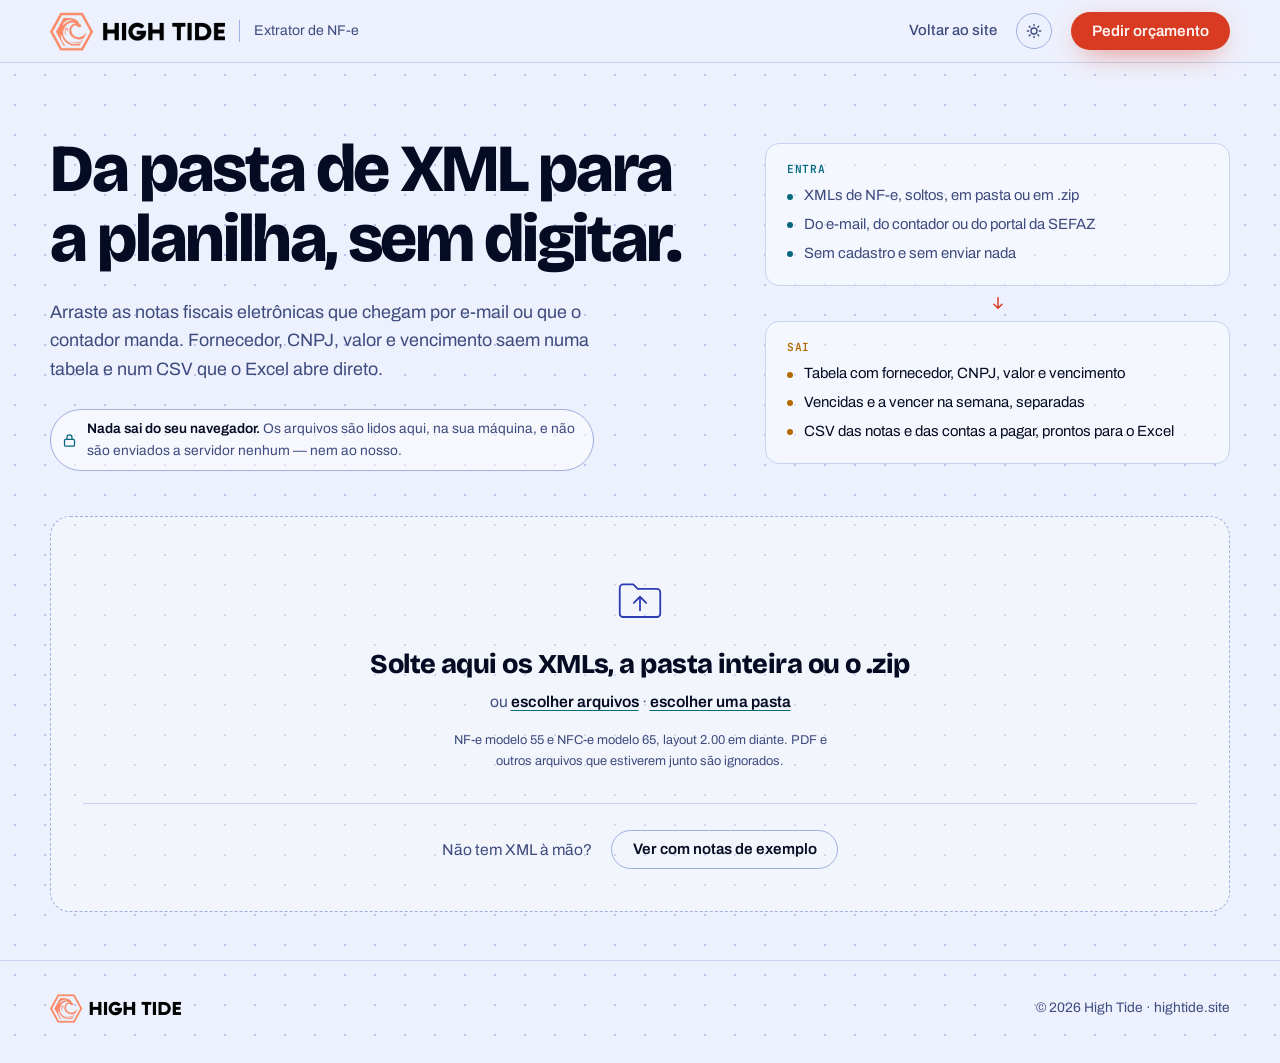
<file: demos/nfe/index.html>
<!DOCTYPE html>
<meta charset="utf-8">
<title>Extrator de NF-e — High Tide</title>
<meta name="viewport" content="width=device-width, initial-scale=1">
<meta name="description" content="Arraste os XMLs de NF-e e receba fornecedor, CNPJ, valor e vencimento numa tabela e num CSV. Tudo lido no seu navegador — nada é enviado.">
<link rel="icon" type="image/png" href="../../telas/favicon.png">
<link rel="preconnect" href="https://fonts.googleapis.com">
<link rel="preconnect" href="https://fonts.gstatic.com" crossorigin>
<link href="https://fonts.googleapis.com/css2?family=Bricolage+Grotesque:opsz,wdth,wght@12..96,75..100,600..800&family=Archivo:wght@400;500;600;700&family=JetBrains+Mono:wght@500&display=swap" rel="stylesheet">

<style>
  /* ================= tokens — os mesmos da landing ================= */
  :root {
    --fundo:      #070B18;
    --fundo-2:    #0B1124;
    --superficie: #101A38;
    --tinta:      #EAEFFF;
    --tinta-mid:  #99A5D0;
    --linha:      #1E2A52;
    --linha-forte:#2E3D6E;
    --coral:      #FF6B5A;
    --coral-luz:  #FF8E7F;
    --azul:       #7C8CFF;
    --azul-fundo: #2B3A8F;
    --ciano:      #4FD8E8;
    --sol:        #FFB443;
    --grade: radial-gradient(circle, color-mix(in srgb, var(--azul) 26%, transparent) .9px, transparent .9px);
    color-scheme: dark;
  }
  @media (prefers-color-scheme: light) {
    :root:not([data-theme="dark"]) {
      --fundo:      #EDF1FD;
      --fundo-2:    #DEE6FB;
      --superficie: #FFFFFF;
      --tinta:      #050B22;
      --tinta-mid:  #3E4B7E;
      --linha:      #C6D2F0;
      --linha-forte:#9EAFE0;
      --coral:      #D93A22;
      --coral-luz:  #EE5236;
      --azul:       #2C3DB4;
      --azul-fundo: #B2BFF3;
      --ciano:      #04697F;
      --sol:        #B36A00;
      color-scheme: light;
    }
  }
  :root[data-theme="light"] {
    --fundo:      #EDF1FD;
    --fundo-2:    #DEE6FB;
    --superficie: #FFFFFF;
    --tinta:      #050B22;
    --tinta-mid:  #3E4B7E;
    --linha:      #C6D2F0;
    --linha-forte:#9EAFE0;
    --coral:      #D93A22;
    --coral-luz:  #EE5236;
    --azul:       #2C3DB4;
    --azul-fundo: #B2BFF3;
    --ciano:      #04697F;
    --sol:        #B36A00;
    color-scheme: light;
  }

  /* ================= base ================= */
  * { box-sizing: border-box; }
  body {
    margin: 0; min-height: 100vh;
    background: var(--grade) 0 0 / 30px 30px, var(--fundo);
    color: var(--tinta);
    font-family: Archivo, ui-sans-serif, system-ui, sans-serif;
    font-size: 17px; line-height: 1.6;
    -webkit-font-smoothing: antialiased;
    overflow-x: hidden;
  }
  h1, h2 {
    font-family: "Bricolage Grotesque", Archivo, ui-sans-serif, sans-serif;
    font-weight: 800; letter-spacing: -0.035em; line-height: 1.03; margin: 0; text-wrap: balance;
  }
  p { margin: 0; max-width: 68ch; }
  a { color: inherit; }
  button { font: inherit; color: inherit; }
  input { min-width: 0; }
  /* no celular não existe arrastar e "escolher pasta" não funciona no iOS: a área vira botão */
  .so-toque { display: none; }
  .rot { display: none; }
  @media (hover: none) and (pointer: coarse) {
    .so-mouse { display: none; }
    .so-toque { display: inline; }
    .solta { cursor: pointer; }
  }
  :focus-visible { outline: 2px solid var(--ciano); outline-offset: 4px; border-radius: 3px; }
  .env { width: min(1180px, 100% - 2.5rem); margin-inline: auto; }
  .mono { font-family: "JetBrains Mono", ui-monospace, monospace; }
  [hidden] { display: none !important; }

  /* ================= topo ================= */
  body > header {
    position: sticky; top: 0; z-index: 10; padding: .7rem 0;
    background: color-mix(in srgb, var(--fundo) 92%, transparent);
    backdrop-filter: blur(8px); border-bottom: 1px solid var(--linha);
  }
  .barra { display: flex; align-items: center; justify-content: space-between; gap: 1.5rem; }
  .marca { display: flex; align-items: center; gap: .9rem; text-decoration: none; }
  .marca img { height: 40px; width: auto; }
  .marca img.so-escuro { display: block; }
  .marca img.so-claro  { display: none; }
  :root[data-theme="light"] .marca img.so-claro  { display: block; }
  :root[data-theme="light"] .marca img.so-escuro { display: none; }
  @media (prefers-color-scheme: light) {
    :root:not([data-theme="dark"]) .marca img.so-claro  { display: block; }
    :root:not([data-theme="dark"]) .marca img.so-escuro { display: none; }
  }
  .marca small { padding-left: .9rem; border-left: 1px solid var(--linha-forte); font-size: .88rem; color: var(--tinta-mid); }
  nav { display: flex; align-items: center; gap: 1.2rem; }
  nav a.item { text-decoration: none; color: var(--tinta-mid); font-size: .93rem; font-weight: 500; }
  nav a.item:hover { color: var(--tinta); }

  .btn {
    display: inline-flex; align-items: center; justify-content: center; gap: .5rem;
    padding: .7rem 1.3rem; border: 0; border-radius: 999px; cursor: pointer;
    background: var(--coral); color: #FFF4F1;
    font: 600 .95rem/1 Archivo, sans-serif; text-decoration: none;
    box-shadow: 0 8px 30px -12px var(--coral);
    transition: transform .2s cubic-bezier(.2,.7,.3,1), box-shadow .2s;
  }
  .btn:hover { transform: translateY(-2px); box-shadow: 0 14px 40px -14px var(--coral); }
  .btn.discreto { background: transparent; color: var(--tinta); border: 1px solid var(--linha-forte); box-shadow: none; }
  .btn.discreto:hover { border-color: var(--ciano); color: var(--ciano); }
  .btn:disabled { opacity: .5; cursor: default; transform: none; }

  .tema { width: 36px; height: 36px; display: grid; place-items: center; background: transparent; border: 1px solid var(--linha-forte); border-radius: 999px; color: var(--tinta-mid); cursor: pointer; transition: color .25s, border-color .25s; }
  .tema:hover { color: var(--ciano); border-color: var(--ciano); }
  .tema svg { width: 16px; height: 16px; }
  .tema .lua { display: block; }
  .tema .sol { display: none; }
  :root[data-theme="light"] .tema .lua { display: none; }
  :root[data-theme="light"] .tema .sol { display: block; }
  @media (prefers-color-scheme: light) {
    :root:not([data-theme="dark"]) .tema .lua { display: none; }
    :root:not([data-theme="dark"]) .tema .sol { display: block; }
  }

  /* ================= abertura: o texto e a área de soltar ================= */
  /* no celular a área de soltar sobe e o painel desce: a ação vem antes da explicação */
  .abertura { padding: 4.5rem 0 3rem; display: grid; grid-template-columns: minmax(0, 7fr) minmax(0, 5fr); grid-template-areas: "texto aside" "solta solta"; gap: 2.8rem 4rem; align-items: center; }
  .abertura__grade { display: contents; }
  .abertura__texto { grid-area: texto; }
  .entra-sai { grid-area: aside; }
  .abertura .solta { grid-area: solta; margin-top: 0; }

  /* entra → sai: a mesma leitura do fluxo da landing, em miniatura */
  .entra-sai { display: grid; gap: .5rem; }
  .entra-sai > div { padding: 1.1rem 1.3rem 1.2rem; border: 1px solid var(--linha); border-radius: 14px; background: color-mix(in srgb, var(--superficie) 40%, transparent); }
  .entra-sai .rotulo { display: block; margin-bottom: .5rem; font: 600 .7rem/1.3 "JetBrains Mono", monospace; letter-spacing: .07em; text-transform: uppercase; }
  .entra-sai .entra .rotulo { color: var(--ciano); }
  .entra-sai .sai .rotulo { color: var(--sol); }
  .entra-sai ul { margin: 0; padding: 0; list-style: none; display: grid; gap: .3rem; font-size: .93rem; color: var(--tinta-mid); }
  .entra-sai li { position: relative; padding-left: 1.05rem; }
  .entra-sai li::before { content: ""; position: absolute; left: 0; top: .62em; width: 6px; height: 6px; border-radius: 50%; background: var(--ciano); }
  .entra-sai .sai li::before { background: var(--sol); }
  .entra-sai .sai li { color: var(--tinta); }
  .entra-sai .seta { justify-self: center; display: grid; place-items: center; width: 26px; height: 26px; margin: -.2rem 0; color: var(--coral); }
  .entra-sai .seta svg { width: 16px; height: 16px; }

  /* resumo em duas colunas: a frase e a régua */
  .painel { display: grid; grid-template-columns: minmax(0, 5fr) minmax(0, 6fr); gap: 2rem 4rem; align-items: center; margin-top: 3rem; }
  .painel .resumo, .painel .regua { margin-top: 0; }
  .painel .regua__legenda { grid-template-columns: repeat(2, minmax(0, 1fr)); }

  /* fecho em duas colunas: a chamada e as outras amostras */
  .fecho__grade { display: grid; grid-template-columns: minmax(0, 7fr) minmax(0, 5fr); gap: 2.5rem 4rem; align-items: center; }
  .outras { display: grid; gap: .6rem; }
  .outras .rotulo { font: 600 .7rem/1.3 "JetBrains Mono", monospace; letter-spacing: .07em; text-transform: uppercase; color: var(--tinta-mid); margin-bottom: .2rem; }
  .outras a { display: block; padding: 1.1rem 1.3rem; border: 1px solid var(--linha); border-radius: 14px; background: color-mix(in srgb, var(--superficie) 40%, transparent); text-decoration: none; transition: border-color .25s, transform .25s; }
  .outras a:hover { border-color: var(--ciano); transform: translateY(-2px); }
  .outras a b { display: block; font-weight: 600; margin-bottom: .15rem; }
  .outras a span { display: block; font-size: .92rem; color: var(--tinta-mid); }
  .outras a i { display: block; margin-top: .5rem; font-style: normal; font-size: .84rem; font-weight: 600; color: var(--ciano); }
  @media (max-width: 900px) {
    .abertura { grid-template-columns: 1fr; grid-template-areas: "texto" "solta" "aside"; gap: 2rem; }
    .painel, .fecho__grade { grid-template-columns: 1fr; gap: 2rem; }
    .painel .regua__legenda { grid-template-columns: repeat(2, minmax(0, 1fr)); }
  }
  .abertura h1 { font-size: clamp(2.2rem, 5.6vw, 4.2rem); max-width: 16ch; }
  .lead { margin-top: 1.5rem; font-size: 1.12rem; color: var(--tinta-mid); max-width: 56ch; }

  .local {
    display: inline-flex; align-items: center; gap: .6rem; margin-top: 1.6rem;
    padding: .5rem .95rem .5rem .7rem; border: 1px solid var(--linha-forte); border-radius: 999px;
    font-size: .86rem; color: var(--tinta-mid); background: color-mix(in srgb, var(--superficie) 55%, transparent);
  }
  .local svg { width: 15px; height: 15px; color: var(--ciano); flex: none; }
  .local b { color: var(--tinta); font-weight: 600; }

  .solta {
    position: relative; margin-top: 2.8rem; padding: 3.4rem 2rem 2.6rem; text-align: center;
    border: 1.5px dashed var(--linha-forte); border-radius: 20px;
    background: color-mix(in srgb, var(--superficie) 32%, transparent);
    transition: border-color .25s, background .25s;
  }
  .solta.sobre { border-color: var(--ciano); border-style: solid; background: color-mix(in srgb, var(--ciano) 9%, var(--superficie) 40%); }
  .solta svg.pasta { width: 54px; height: 54px; color: var(--azul); }
  .solta.sobre svg.pasta { color: var(--ciano); }
  .solta h2 { margin-top: 1rem; font-size: clamp(1.25rem, 2.6vw, 1.7rem); letter-spacing: -0.02em; }
  .solta p { margin-inline: auto; }
  .solta .ou { margin-top: .7rem; color: var(--tinta-mid); font-size: .98rem; }
  .solta .ou button { background: none; border: 0; padding: 0; color: var(--tinta); font-weight: 600; text-decoration: underline; text-underline-offset: 3px; text-decoration-color: var(--ciano); cursor: pointer; }
  .solta .ou button:hover { color: var(--ciano); }
  .solta .aceita { margin-top: 1rem; max-width: 58ch; font-size: .8rem; color: var(--tinta-mid); }
  .solta .exemplo { margin-top: 2rem; padding-top: 1.6rem; border-top: 1px solid var(--linha); display: flex; flex-wrap: wrap; justify-content: center; align-items: center; gap: .6rem 1.2rem; color: var(--tinta-mid); font-size: .98rem; }
  .solta.lendo { border-style: solid; border-color: var(--azul); }
  .solta .andamento { margin-top: 1rem; font-size: .9rem; color: var(--ciano); }

  /* ================= resultado ================= */
  .resultado { padding: 2.2rem 0 0; animation: entra .5s cubic-bezier(.2,.7,.3,1) both; }
  @keyframes entra { from { opacity: 0; transform: translateY(12px); } }

  .lida {
    display: flex; flex-wrap: wrap; align-items: center; justify-content: space-between; gap: .8rem 1.5rem;
    padding: .85rem 1.2rem; border: 1px solid var(--linha); border-radius: 12px;
    background: color-mix(in srgb, var(--superficie) 40%, transparent);
    font-size: .92rem; color: var(--tinta-mid);
  }
  .lida b { color: var(--tinta); font-weight: 600; }
  .lida .avisos { display: flex; flex-wrap: wrap; gap: .4rem .9rem; }
  .lida .avisos span::before { content: "·"; margin-right: .6rem; color: var(--linha-forte); }
  .lida .avisos span:first-child::before { content: none; }

  .aviso-vazio { margin-top: 1.4rem; padding: 1.1rem 1.3rem; border: 1px solid var(--coral); border-radius: 12px; color: var(--tinta); font-size: .98rem; }

  .resumo { margin-top: 3rem; font-size: clamp(1.45rem, 3.2vw, 2.25rem); max-width: 26ch; }
  .resumo .valor { color: var(--coral); }
  .resumo small { display: block; margin-top: .6rem; font: 500 .95rem/1.4 Archivo, sans-serif; letter-spacing: 0; color: var(--tinta-mid); }

  /* régua de vencimentos: quando o dinheiro sai */
  .regua { margin-top: 2.2rem; }
  .regua__barra { display: flex; gap: 3px; height: 12px; }
  .regua__barra i { display: block; flex: 0 0 auto; min-width: 4px; border-radius: 3px; transform-origin: left; animation: cresce .7s cubic-bezier(.2,.7,.3,1) both; }
  @keyframes cresce { from { transform: scaleX(0); } }
  .regua__legenda { display: grid; grid-template-columns: repeat(auto-fit, minmax(11rem, 1fr)); gap: 1rem 1.5rem; margin-top: 1rem; }
  .regua__legenda div { padding-top: .8rem; border-top: 1px solid var(--linha); font-size: .86rem; color: var(--tinta-mid); }
  .regua__legenda div::before { content: ""; display: inline-block; width: 9px; height: 9px; margin-right: .5rem; border-radius: 2px; background: var(--cor); vertical-align: 0; }
  .regua__legenda b { display: block; margin-top: .25rem; color: var(--tinta); font-size: 1.12rem; font-weight: 600; font-variant-numeric: tabular-nums; }
  .regua__legenda small { display: block; font-size: .8rem; }
  .regua [data-faixa="vencidas"] { --cor: var(--coral); }
  .regua [data-faixa="semana"]   { --cor: var(--sol); }
  .regua [data-faixa="depois"]   { --cor: var(--azul); }
  .regua [data-faixa="semData"]  { --cor: var(--linha-forte); }
  .regua__barra i { background: var(--cor); }

  /* ferramentas + tabela */
  .ferramentas { display: flex; flex-wrap: wrap; align-items: center; justify-content: space-between; gap: .9rem 1.5rem; margin: 3rem 0 1rem; }
  .busca { position: relative; flex: 1 1 16rem; max-width: 24rem; }
  .busca input {
    width: 100%; padding: .65rem .95rem .65rem 2.3rem; border-radius: 10px;
    border: 1px solid var(--linha-forte); background: color-mix(in srgb, var(--superficie) 60%, transparent);
    color: var(--tinta); font: 400 .95rem/1.4 Archivo, sans-serif;
  }
  .busca input:focus { outline: none; border-color: var(--ciano); }
  .busca svg { position: absolute; left: .8rem; top: 50%; translate: 0 -50%; width: 15px; height: 15px; color: var(--tinta-mid); pointer-events: none; }
  .exportar { display: flex; flex-wrap: wrap; gap: .6rem; }
  .exportar .btn { padding: .62rem 1.05rem; font-size: .88rem; }
  .exportar .btn svg { width: 14px; height: 14px; }

  .rolagem { overflow-x: auto; margin-inline: -1.25rem; padding-inline: 1.25rem; }
  table { width: 100%; min-width: 760px; border-collapse: collapse; font-size: .95rem; }
  th {
    padding: .7rem .8rem; text-align: left; font-size: .78rem; font-weight: 600; color: var(--tinta-mid);
    border-bottom: 1px solid var(--linha-forte); white-space: nowrap; cursor: pointer; user-select: none;
  }
  th:hover { color: var(--tinta); }
  th .ordem { display: inline-block; width: .9em; margin-left: .2rem; color: var(--ciano); font-size: .7em; }
  th.num, td.num { text-align: right; }
  td { padding: .72rem .8rem; border-bottom: 1px solid var(--linha); vertical-align: top; }
  td.num { font-variant-numeric: tabular-nums; }
  td.doc { font-family: "JetBrains Mono", ui-monospace, monospace; font-size: .86rem; color: var(--tinta-mid); white-space: nowrap; }
  td.nota { white-space: nowrap; color: var(--tinta-mid); }
  td.nota b { color: var(--tinta); font-weight: 500; }
  tbody tr.linha { cursor: pointer; transition: background .15s; }
  tbody tr.linha:hover { background: color-mix(in srgb, var(--superficie) 55%, transparent); }
  tbody tr.linha[aria-expanded="true"] { background: color-mix(in srgb, var(--superficie) 70%, transparent); }
  tbody tr.linha[aria-expanded="true"] td { border-bottom-color: transparent; }
  tbody tr.linha { animation: entra .4s cubic-bezier(.2,.7,.3,1) both; animation-delay: calc(var(--i, 0) * 28ms); }
  td.forn { font-weight: 500; }
  td.forn small { display: block; font-weight: 400; font-size: .8rem; color: var(--tinta-mid); }
  tr.apagada td.forn, tr.apagada td.nota, tr.apagada td.doc { color: var(--tinta-mid); }
  tr.apagada td.num.total { text-decoration: line-through; color: var(--tinta-mid); }
  .tag { display: inline-block; margin-left: .5rem; padding: .08rem .5rem; border: 1px solid currentColor; border-radius: 999px; font-size: .7rem; font-weight: 600; vertical-align: 2px; white-space: nowrap; }
  .tag.cancelada, .tag.denegada { color: var(--coral); }
  .tag.protocolo { color: var(--sol); }
  td.venc { white-space: nowrap; }
  td.venc.passou { color: var(--coral); font-weight: 500; }
  td.venc.perto  { color: var(--sol); font-weight: 500; }
  td.venc.passou::before, td.venc.perto::before { content: ""; display: inline-block; width: 7px; height: 7px; margin-right: .5rem; border-radius: 50%; background: currentColor; vertical-align: 1px; }
  td.venc small { margin-left: .35rem; color: var(--tinta-mid); font-weight: 400; }
  tr.apagada td.venc { color: var(--tinta-mid); font-weight: 400; }
  tr.apagada td.venc::before { content: none; }
  tfoot td { padding-top: .9rem; font-weight: 600; border-bottom: 0; }
  tfoot td.num { font-size: 1.05rem; }
  tfoot small { font-weight: 400; color: var(--tinta-mid); }

  tr.detalhe td { padding: 0 .8rem 1.3rem 1.1rem; background: color-mix(in srgb, var(--fundo-2) 55%, transparent); }
  .detalhe__grade { display: grid; grid-template-columns: minmax(0, 1fr) minmax(0, 1.4fr); gap: 1.4rem 2.5rem; padding-top: .3rem; font-size: .9rem; }
  .detalhe h3 { margin: 0 0 .5rem; font: 600 .76rem/1.4 Archivo, sans-serif; color: var(--ciano); }
  .parcelas { display: grid; grid-template-columns: auto 1fr auto; gap: .3rem 1.2rem; }
  .parcelas span:nth-child(3n) { text-align: right; font-variant-numeric: tabular-nums; }
  .parcelas .passou { color: var(--coral); }
  .parcelas .perto { color: var(--sol); }
  .meta { display: grid; grid-template-columns: auto 1fr; gap: .3rem 1.2rem; color: var(--tinta-mid); }
  .meta dt { margin: 0; }
  .meta dd { margin: 0; color: var(--tinta); overflow-wrap: anywhere; }
  .meta dd.mono { font-size: .82rem; }

  .nada { padding: 2.5rem 1rem; text-align: center; color: var(--tinta-mid); }

  .descartados { margin-top: 1.8rem; font-size: .92rem; }
  .descartados summary { cursor: pointer; list-style: none; color: var(--tinta-mid); }
  .descartados summary::-webkit-details-marker { display: none; }
  .descartados summary::before { content: "▸"; display: inline-block; margin-right: .5rem; color: var(--ciano); transition: transform .2s; }
  .descartados[open] summary::before { transform: rotate(90deg); }
  .descartados ul { margin: .8rem 0 0; padding: 0; list-style: none; }
  .descartados li { padding: .5rem 0; border-top: 1px solid var(--linha); display: grid; grid-template-columns: minmax(0, 1fr) minmax(0, 1.4fr); gap: 1.5rem; }
  .descartados li span:first-child { font-family: "JetBrains Mono", ui-monospace, monospace; font-size: .8rem; color: var(--tinta-mid); overflow-wrap: anywhere; }

  .copiado { font-size: .85rem; color: var(--ciano); }

  /* ================= fecho ================= */
  .fecho { margin-top: 5.5rem; padding: 4rem 0 5rem; border-top: 1px solid var(--linha-forte); }
  .fecho h2 { font-size: clamp(1.8rem, 4.4vw, 2.9rem); max-width: 20ch; }
  .fecho p { margin-top: 1.3rem; font-size: 1.1rem; color: var(--tinta-mid); }
  .fecho .btn { margin-top: 2.2rem; padding: 1rem 1.9rem; font-size: 1.02rem; }

  footer { padding: 2rem 0 2.5rem; border-top: 1px solid var(--linha); font-size: .86rem; color: var(--tinta-mid); }
  .rodape { display: flex; flex-wrap: wrap; align-items: center; justify-content: space-between; gap: 1rem; }
  .rodape .marca img { height: 30px; }

  /* ================= responsivo ================= */
  @media (max-width: 820px) {
    body { font-size: 16px; }
    .abertura { padding-top: 3rem; }
    .marca small, nav .item { display: none; }
    .solta { padding: 2.4rem 1.2rem 2rem; }
    .regua__legenda { grid-template-columns: repeat(2, minmax(0, 1fr)); }
    .detalhe__grade { grid-template-columns: 1fr; }
    .descartados li { grid-template-columns: 1fr; gap: .2rem; }
    .fecho { margin-top: 3.5rem; padding: 3rem 0; }
  }
  @media (max-width: 640px) {
    .abertura { padding: 2.6rem 0 2rem; }
    .abertura h1 { font-size: clamp(1.9rem, 8.6vw, 2.4rem); }
    .lead { font-size: 1rem; }
    .barra { gap: .8rem; }
    .marca img { height: 32px; }
    nav { gap: .6rem; }
    nav .btn { padding: .55rem .9rem; font-size: .84rem; white-space: nowrap; }
    .local { border-radius: 14px; align-items: flex-start; }
    .local svg { margin-top: .25rem; }
    .solta { padding: 2rem 1rem 1.6rem; }
    .solta h2 { font-size: 1.2rem; }
    .solta .exemplo { flex-direction: column; }
    .lida { padding: .8rem 1rem; }
    .lida .avisos span::before { content: none; }
    .resumo { font-size: 1.45rem; }
    .ferramentas { margin-top: 2.2rem; }
    .busca { max-width: none; }
    .exportar { width: 100%; }
    .exportar .btn { flex: 1 1 auto; }
    /* a tabela vira cartão por nota: nada de rolagem lateral */
    .rolagem { overflow: visible; margin: 0; padding: 0; }
    table { min-width: 0; }
    thead { display: none; }
    tbody, tfoot, tbody tr, tfoot tr, td { display: block; }
    tbody tr.linha { display: grid; grid-template-columns: 1fr 1fr; gap: .2rem 1rem; padding: .9rem 0; border-bottom: 1px solid var(--linha); }
    tbody tr.linha td { border: 0; padding: 0; }
    td.forn { grid-column: 1 / -1; font-size: 1rem; }
    td.doc { grid-column: 1 / -1; font-size: .82rem; }
    td.num.total { text-align: right; font-size: 1.08rem; font-weight: 600; }
    .rot { display: inline; margin-right: .35rem; font-size: .76rem; color: var(--tinta-mid); }
    td.nota .rot, td.emis { font-size: .9rem; }
    tr.detalhe td { padding: .4rem 0 1rem; }
    tr.linha[aria-expanded="true"] { border-bottom-color: transparent; }
    tfoot tr { display: flex; justify-content: space-between; gap: 1rem; padding-top: .9rem; }
    tfoot td { padding: 0; }
  }
  @media (prefers-reduced-motion: reduce) {
    *, *::before, *::after { animation: none !important; transition: none !important; }
  }
</style>

<header>
  <div class="env barra">
    <a class="marca" href="https://hightide.site/" aria-label="High Tide, voltar ao site">
      <img class="so-escuro" src="../../telas/logo-escura.webp" width="524" height="120" alt="High Tide">
      <img class="so-claro" src="../../telas/logo-clara.webp" width="524" height="120" alt="" aria-hidden="true">
      <small>Extrator de NF-e</small>
    </a>
    <nav>
      <a class="item" href="https://hightide.site/">Voltar ao site</a>
      <button class="tema" id="tema" type="button" aria-label="Alternar tema claro e escuro">
        <svg class="sol" viewBox="0 0 24 24" fill="none" stroke="currentColor" stroke-width="2" stroke-linecap="round"><circle cx="12" cy="12" r="4.5"/><path d="M12 2v2M12 20v2M2 12h2M20 12h2M4.9 4.9l1.4 1.4M17.7 17.7l1.4 1.4M19.1 4.9l-1.4 1.4M6.3 17.7l-1.4 1.4"/></svg>
        <svg class="lua" viewBox="0 0 24 24" fill="none" stroke="currentColor" stroke-width="2" stroke-linecap="round" stroke-linejoin="round"><path d="M20 14.5A8.5 8.5 0 0 1 9.5 4a8.5 8.5 0 1 0 10.5 10.5Z"/></svg>
      </button>
      <a class="btn" href="https://hightide.site/#orcamento">Pedir orçamento</a>
    </nav>
  </div>
</header>

<main>
  <section class="abertura env" id="abertura">
    <div class="abertura__grade">
    <div class="abertura__texto">
    <h1>Da pasta de XML para a planilha, sem digitar.</h1>
    <p class="lead">Arraste as notas fiscais eletrônicas que chegam por e-mail ou que o contador manda. Fornecedor, CNPJ, valor e vencimento saem numa tabela e num CSV que o Excel abre direto.</p>
    <p class="local">
      <svg viewBox="0 0 24 24" fill="none" stroke="currentColor" stroke-width="2" stroke-linecap="round" stroke-linejoin="round"><rect x="4" y="10" width="16" height="11" rx="2"/><path d="M8 10V7a4 4 0 0 1 8 0v3"/></svg>
      <span><b>Nada sai do seu navegador.</b> Os arquivos são lidos aqui, na sua máquina, e não são enviados a servidor nenhum — nem ao nosso.</span>
    </p>
    </div>
    <aside class="entra-sai" aria-label="O que entra e o que sai">
      <div class="entra"><span class="rotulo">Entra</span><ul>
        <li>XMLs de NF-e, soltos, em pasta ou em .zip</li>
        <li>Do e-mail, do contador ou do portal da SEFAZ</li>
        <li>Sem cadastro e sem enviar nada</li>
      </ul></div>
      <span class="seta" aria-hidden="true"><svg viewBox="0 0 24 24" fill="none" stroke="currentColor" stroke-width="2.2" stroke-linecap="round" stroke-linejoin="round"><path d="M12 4v16M6 14l6 6 6-6"/></svg></span>
      <div class="sai"><span class="rotulo">Sai</span><ul>
        <li>Tabela com fornecedor, CNPJ, valor e vencimento</li>
        <li>Vencidas e a vencer na semana, separadas</li>
        <li>CSV das notas e das contas a pagar, prontos para o Excel</li>
      </ul></div>
    </aside>
    </div>

    <div class="solta" id="solta" tabindex="0" role="button" aria-label="Área para soltar arquivos XML de NF-e">
      <svg class="pasta" viewBox="0 0 48 48" fill="none" stroke="currentColor" stroke-width="1.6" stroke-linecap="round" stroke-linejoin="round" aria-hidden="true">
        <path d="M6 14a3 3 0 0 1 3-3h9l4 4h17a3 3 0 0 1 3 3v19a3 3 0 0 1-3 3H9a3 3 0 0 1-3-3Z"/>
        <path d="M24 34V22M18.5 27.5 24 22l5.5 5.5"/>
      </svg>
      <h2><span class="so-mouse">Solte aqui os XMLs, a pasta inteira ou o .zip</span><span class="so-toque">Toque para escolher os XMLs ou o .zip</span></h2>
      <p class="ou so-mouse">ou <button type="button" id="escolher">escolher arquivos</button> · <button type="button" id="escolher-pasta">escolher uma pasta</button></p>
      <p class="aceita">NF-e modelo 55 e NFC-e modelo 65, layout 2.00 em diante. PDF e outros arquivos que estiverem junto são ignorados.</p>
      <p class="andamento" id="andamento" hidden></p>
      <div class="exemplo">
        <span>Não tem XML à mão?</span>
        <button class="btn discreto" type="button" id="exemplo">Ver com notas de exemplo</button>
      </div>
      <input type="file" id="entrada" multiple accept=".xml,.zip,text/xml,application/xml,application/zip" hidden>
      <input type="file" id="entrada-pasta" webkitdirectory hidden>
    </div>
  </section>

  <section class="resultado env" id="resultado" hidden>
    <div class="lida">
      <div class="avisos" id="lida"></div>
      <button class="btn discreto" type="button" id="outra">Ler outra pasta</button>
    </div>

    <div id="corpo">
      <div class="painel">
        <h2 class="resumo" id="resumo"></h2>
        <div class="regua" id="regua" aria-label="Quando o dinheiro sai">
          <div class="regua__barra" id="regua-barra"></div>
          <div class="regua__legenda" id="regua-legenda"></div>
        </div>
      </div>

      <div class="ferramentas">
        <label class="busca">
          <svg viewBox="0 0 24 24" fill="none" stroke="currentColor" stroke-width="2" stroke-linecap="round"><circle cx="11" cy="11" r="7"/><path d="m20 20-3.5-3.5"/></svg>
          <input type="search" id="busca" placeholder="Filtrar por fornecedor, CNPJ ou número" aria-label="Filtrar notas">
        </label>
        <div class="exportar">
          <button class="btn discreto" type="button" id="csv-notas">Baixar CSV das notas</button>
          <button class="btn discreto" type="button" id="csv-parcelas">Baixar contas a pagar</button>
          <button class="btn discreto" type="button" id="copiar">Copiar tabela</button>
          <span class="copiado" id="copiado" hidden></span>
        </div>
      </div>

      <div class="rolagem">
        <table id="tabela">
          <thead>
            <tr>
              <th data-col="fornecedor">Fornecedor<span class="ordem"></span></th>
              <th data-col="docEmit">CNPJ / CPF<span class="ordem"></span></th>
              <th data-col="numero">Nota<span class="ordem"></span></th>
              <th data-col="emissao">Emissão<span class="ordem"></span></th>
              <th data-col="vencimento">Vencimento<span class="ordem"></span></th>
              <th data-col="valor" class="num">Valor (R$)<span class="ordem"></span></th>
            </tr>
          </thead>
          <tbody id="linhas"></tbody>
          <tfoot><tr><td colspan="5" id="rodape-nota"></td><td class="num" id="rodape-total"></td></tr></tfoot>
        </table>
      </div>
    </div>

    <div class="aviso-vazio" id="vazio" hidden></div>

    <details class="descartados" id="descartados" hidden>
      <summary id="descartados-titulo"></summary>
      <ul id="descartados-lista"></ul>
    </details>

    <div class="fecho"><div class="fecho__grade">
      <div>
      <h2>Quer isso rodando toda semana, sozinho, com os seus dados?</h2>
      <p>Este extrator é uma amostra. Na sua empresa, a rotina lê a caixa de e-mail, confere a nota com o pedido de compra e lança no sistema que você já usa — sem ninguém digitar e sem nota esquecida na pasta.</p>
      <a class="btn" href="https://hightide.site/#orcamento">Conversar com a High Tide</a>
      </div>
      <aside class="outras" aria-label="Outras amostras">
        <span class="rotulo">Outras amostras para testar</span>
        <a href="../documentos/index.html"><b>Gerador de documentos</b><span>Preencheu uma vez, saem proposta, ordem de serviço e recibo em PDF.</span><i>Testar agora</i></a>
        <a href="../duplicados/index.html"><b>Caça-duplicados</b><span>O mesmo cliente cadastrado duas vezes, em um sistema ou em dois. Ache todos.</span><i>Testar agora</i></a>
        <a href="../conciliador/index.html"><b>Conciliador bancário</b><span>Extrato de um lado, lançamentos do outro: o que bate, o que falta e o que sobra.</span><i>Testar agora</i></a>
      </aside>
    </div></div>
  </section>
</main>

<footer>
  <div class="env rodape">
    <span class="marca">
      <img class="so-escuro" src="../../telas/logo-escura.webp" width="524" height="120" alt="High Tide">
      <img class="so-claro" src="../../telas/logo-clara.webp" width="524" height="120" alt="" aria-hidden="true">
    </span>
    <span>© 2026 High Tide · hightide.site</span>
  </div>
</footer>

<script src="nucleo.js"></script>
<script>
(function () {
  'use strict';
  var raiz = document.documentElement;
  var $ = function (id) { return document.getElementById(id); };

  /* ---------- tema (mesma chave da landing: a escolha vale nas duas) ---------- */
  try {
    var salvo = localStorage.getItem('ht-tema');
    if (salvo) raiz.setAttribute('data-theme', salvo);
  } catch (e) {}
  $('tema').addEventListener('click', function () {
    var claroAgora = raiz.getAttribute('data-theme')
      ? raiz.getAttribute('data-theme') === 'light'
      : matchMedia('(prefers-color-scheme: light)').matches;
    var novo = claroAgora ? 'dark' : 'light';
    raiz.setAttribute('data-theme', novo);
    try { localStorage.setItem('ht-tema', novo); } catch (e) {}
  });

  /* ---------- estado ---------- */
  var estado = { notas: [], juncao: null, ordem: { col: 'vencimento', asc: true }, filtro: '', aberta: null };
  var hoje = NFE.hojeISO();
  var limiteSemana = NFE.maisDias(hoje, 7);

  function esc(s) {
    return String(s == null ? '' : s).replace(/[&<>"']/g, function (c) {
      return { '&': '&amp;', '<': '&lt;', '>': '&gt;', '"': '&quot;', "'": '&#39;' }[c];
    });
  }
  function reais(v) { return 'R$ ' + NFE.formatarValor(v); }
  function plural(n, um, muitos) { return n + ' ' + (n === 1 ? um : muitos); }
  function classeVenc(iso, nota) {
    if (!iso || (nota && (nota.situacao === 'cancelada' || nota.situacao === 'denegada'))) return '';
    return iso < hoje ? 'passou' : (iso <= limiteSemana ? 'perto' : '');
  }

  /* ---------- entrada de arquivos ---------- */
  var BINARIOS = /\.(pdf|jpe?g|png|gif|webp|docx?|xlsx?|pptx?|txt|csv|html?|json|exe|dll)$/i;

  function decodificar(bytes) {
    var texto = new TextDecoder('utf-8').decode(bytes);
    if (/encoding=["'](iso-8859-1|windows-1252|latin-?1)/i.test(texto.slice(0, 160))) {
      try { texto = new TextDecoder('windows-1252').decode(bytes); } catch (e) {}
    }
    return texto;
  }

  function ehZip(nome, bytes) {
    return /\.zip$/i.test(nome) || (bytes.length > 4 && bytes[0] === 0x50 && bytes[1] === 0x4B && bytes[2] === 3 && bytes[3] === 4);
  }

  function inflar(dados) {
    var fluxo = new DecompressionStream('deflate-raw');
    var escritor = fluxo.writable.getWriter();
    escritor.write(dados);
    escritor.close();
    return new Response(fluxo.readable).arrayBuffer().then(function (b) { return new Uint8Array(b); });
  }

  /* Leitor de zip mínimo: diretório central + inflate nativo. Cobre stored e deflate,
     que é tudo que Windows, macOS e o portal da SEFAZ produzem. */
  function lerZip(nomeZip, bytes) {
    var vista = new DataView(bytes.buffer, bytes.byteOffset, bytes.byteLength);
    var fim = -1;
    for (var i = bytes.length - 22; i >= Math.max(0, bytes.length - 65557); i--) {
      if (vista.getUint32(i, true) === 0x06054b50) { fim = i; break; }
    }
    if (fim < 0) return Promise.resolve([{ nome: nomeZip, erro: 'zip sem índice — pode estar corrompido ou incompleto' }]);

    var total = vista.getUint16(fim + 10, true);
    var pos = vista.getUint32(fim + 16, true);
    var entradas = [];
    for (var n = 0; n < total && pos + 46 <= bytes.length; n++) {
      if (vista.getUint32(pos, true) !== 0x02014b50) break;
      var metodo = vista.getUint16(pos + 10, true);
      var comprimido = vista.getUint32(pos + 20, true);
      var tamNome = vista.getUint16(pos + 28, true);
      var tamExtra = vista.getUint16(pos + 30, true);
      var tamComent = vista.getUint16(pos + 32, true);
      var local = vista.getUint32(pos + 42, true);
      var nome = new TextDecoder('utf-8').decode(bytes.subarray(pos + 46, pos + 46 + tamNome));
      pos += 46 + tamNome + tamExtra + tamComent;
      if (nome.slice(-1) === '/') continue;
      entradas.push({ nome: nome, metodo: metodo, comprimido: comprimido, local: local });
    }

    return Promise.all(entradas.map(function (e) {
      var nomeCurto = e.nome.split('/').pop();
      if (BINARIOS.test(nomeCurto)) return { nome: nomeZip + '/' + e.nome, pulado: true };
      var inicio = e.local + 30 + vista.getUint16(e.local + 26, true) + vista.getUint16(e.local + 28, true);
      var dados = bytes.subarray(inicio, inicio + e.comprimido);
      if (e.metodo === 0) return { nome: nomeZip + '/' + e.nome, bytes: dados };
      if (e.metodo === 8) {
        return inflar(dados).then(function (b) { return { nome: nomeZip + '/' + e.nome, bytes: b }; },
          function () { return { nome: nomeZip + '/' + e.nome, erro: 'não foi possível descompactar' }; });
      }
      return { nome: nomeZip + '/' + e.nome, erro: 'compressão que o navegador não abre (método ' + e.metodo + ')' };
    })).then(function (lista) {
      return lista.map(function (item) {
        if (item.bytes) {
          if (ehZip(item.nome, item.bytes)) return { nome: item.nome, erro: 'zip dentro de zip — descompacte antes' };
          return { nome: item.nome, texto: decodificar(item.bytes) };
        }
        return item;
      });
    });
  }

  function lerFile(file) {
    var nome = file.webkitRelativePath || file.name;
    if (BINARIOS.test(nome)) return Promise.resolve([{ nome: nome, pulado: true }]);
    return file.arrayBuffer().then(function (buf) {
      var bytes = new Uint8Array(buf);
      if (ehZip(nome, bytes)) return lerZip(nome, bytes);
      return [{ nome: nome, texto: decodificar(bytes) }];
    }, function () {
      return [{ nome: nome, erro: 'o navegador não conseguiu abrir o arquivo' }];
    });
  }

  /* Chrome devolve no máximo 100 entradas por readEntries: repetir até vir vazio */
  function lerDiretorio(entry) {
    var leitor = entry.createReader(), tudo = [];
    return new Promise(function (resolve, reject) {
      (function passo() {
        leitor.readEntries(function (lote) {
          if (!lote.length) return resolve(tudo);
          tudo = tudo.concat(Array.prototype.slice.call(lote));
          passo();
        }, reject);
      })();
    });
  }
  function arquivosDe(entry) {
    if (entry.isFile) return new Promise(function (res, rej) { entry.file(res, rej); }).then(function (f) { return [f]; });
    if (entry.isDirectory) {
      return lerDiretorio(entry).then(function (filhos) {
        return Promise.all(filhos.map(arquivosDe)).then(function (l) { return [].concat.apply([], l); });
      });
    }
    return Promise.resolve([]);
  }
  function arquivosDoDrop(dt) {
    var itens = Array.prototype.slice.call(dt.items || []);
    var entradas = itens.map(function (it) { return it.webkitGetAsEntry ? it.webkitGetAsEntry() : null; }).filter(Boolean);
    if (entradas.length) {
      return Promise.all(entradas.map(arquivosDe)).then(function (l) { return [].concat.apply([], l); });
    }
    return Promise.resolve(Array.prototype.slice.call(dt.files || []));
  }

  /* ---------- processamento ---------- */
  var solta = $('solta');
  var andamento = $('andamento');

  function processar(files) {
    files = files.filter(function (f) { return f && f.size >= 0; });
    if (!files.length) return;
    solta.classList.add('lendo');
    andamento.hidden = false;
    andamento.textContent = 'Lendo ' + plural(files.length, 'arquivo', 'arquivos') + '…';

    Promise.all(files.map(lerFile)).then(function (grupos) {
      var itens = [].concat.apply([], grupos);
      var pulados = 0, resultados = [];
      itens.forEach(function (it) {
        if (it.pulado) { pulados++; return; }
        if (it.erro) { resultados.push({ arquivo: it.nome, tipo: 'erro', notas: [], motivo: it.erro }); return; }
        resultados.push(NFE.lerArquivo(it.nome.split('/').pop() === it.nome ? it.nome : it.nome, it.texto));
      });
      mostrar(NFE.juntar(resultados), pulados);
    }).catch(function (e) {
      andamento.textContent = 'Não deu para ler: ' + (e && e.message ? e.message : e);
    }).then(function () {
      solta.classList.remove('lendo');
    });
  }

  function textosParaFiles(lista) {
    return lista.map(function (a) { return new File([a.texto], a.nome, { type: 'text/xml' }); });
  }

  /* ---------- drag & drop, inputs, exemplo ---------- */
  ['dragenter', 'dragover'].forEach(function (ev) {
    solta.addEventListener(ev, function (e) { e.preventDefault(); solta.classList.add('sobre'); });
  });
  ['dragleave', 'drop'].forEach(function (ev) {
    solta.addEventListener(ev, function (e) { e.preventDefault(); if (ev === 'drop' || !solta.contains(e.relatedTarget)) solta.classList.remove('sobre'); });
  });
  solta.addEventListener('drop', function (e) {
    arquivosDoDrop(e.dataTransfer).then(processar);
  });
  document.addEventListener('dragover', function (e) { e.preventDefault(); });
  document.addEventListener('drop', function (e) { e.preventDefault(); });

  solta.addEventListener('keydown', function (e) {
    if ((e.key === 'Enter' || e.key === ' ') && e.target === solta) { e.preventDefault(); $('entrada').click(); }
  });
  solta.addEventListener('click', function (e) {
    if (e.target.closest('button, input, a')) return;
    $('entrada').click();
  });
  $('escolher').addEventListener('click', function () { $('entrada').click(); });
  $('escolher-pasta').addEventListener('click', function () { $('entrada-pasta').click(); });
  $('entrada').addEventListener('change', function () { processar(Array.prototype.slice.call(this.files)); this.value = ''; });
  $('entrada-pasta').addEventListener('change', function () { processar(Array.prototype.slice.call(this.files)); this.value = ''; });
  $('exemplo').addEventListener('click', function () { processar(textosParaFiles(NFE.exemplos())); });

  $('outra').addEventListener('click', function () {
    $('resultado').hidden = true;
    $('abertura').hidden = false;
    andamento.hidden = true;
    estado.filtro = '';
    $('busca').value = '';
    solta.scrollIntoView({ block: 'center' });
  });

  /* ---------- render ---------- */
  function mostrar(juncao, pulados) {
    estado.juncao = juncao;
    estado.notas = juncao.notas;
    estado.aberta = null;
    andamento.hidden = true;

    var partes = ['<b>' + plural(juncao.lidos + pulados, 'arquivo lido', 'arquivos lidos') + '</b>'];
    partes.push('<span><b>' + plural(juncao.notas.length, 'nota', 'notas') + '</b></span>');
    if (juncao.repetidas) partes.push('<span>' + plural(juncao.repetidas, 'repetida', 'repetidas') + ' (mesma chave)</span>');
    if (juncao.descartados.length) partes.push('<span>' + juncao.descartados.length + ' que não ' + (juncao.descartados.length === 1 ? 'é' : 'são') + ' nota</span>');
    if (pulados) partes.push('<span>' + plural(pulados, 'arquivo ignorado', 'arquivos ignorados') + ' (PDF e afins)</span>');
    $('lida').innerHTML = partes.join('');

    var temNotas = juncao.notas.length > 0;
    $('corpo').hidden = !temNotas;
    $('vazio').hidden = temNotas;
    if (!temNotas) {
      $('vazio').textContent = juncao.lidos + pulados
        ? 'Nenhuma NF-e encontrada nesses arquivos. O extrator lê o XML da nota (o arquivo que vem com a chave de 44 dígitos no nome) — não o PDF do DANFE.'
        : 'Nenhum arquivo foi lido.';
    } else {
      renderResumo();
      renderTabela(true);
    }
    renderDescartados(juncao.descartados);

    $('abertura').hidden = true;
    $('resultado').hidden = false;
    $('resultado').style.animation = 'none';
    void $('resultado').offsetWidth;
    $('resultado').style.animation = '';
    window.scrollTo({ top: 0, behavior: 'smooth' });
  }

  function renderResumo() {
    var r = NFE.resumo(estado.notas, hoje);
    var periodo = r.primeiraEmissao && r.ultimaEmissao
      ? (r.primeiraEmissao === r.ultimaEmissao
          ? ', emitidas em ' + NFE.formatarData(r.primeiraEmissao)
          : ', emitidas entre ' + NFE.formatarData(r.primeiraEmissao) + ' e ' + NFE.formatarData(r.ultimaEmissao))
      : '';
    var canceladas = estado.notas.length - r.quantidade;
    $('resumo').innerHTML = '<span class="valor">' + esc(reais(r.total)) + '</span> em ' +
      esc(plural(r.quantidade, 'nota', 'notas')) + ' de ' + esc(plural(r.fornecedores, 'fornecedor', 'fornecedores')) +
      esc(periodo) + '.' + (canceladas ? '<small>' +
      esc(plural(canceladas, 'nota cancelada fora da conta', 'notas canceladas fora da conta')) + '</small>' : '');

    var faixas = [
      ['vencidas', 'Vencidas', r.vencidas],
      ['semana', 'Vencem em 7 dias', r.semana],
      ['depois', 'Depois disso', r.depois],
      ['semData', 'Sem vencimento', r.semData]
    ];
    var soma = faixas.reduce(function (s, f) { return s + f[2].valor; }, 0) || 1;
    $('regua-barra').innerHTML = faixas.filter(function (f) { return f[2].valor > 0; }).map(function (f, i) {
      return '<i data-faixa="' + f[0] + '" style="flex-basis:' + (f[2].valor / soma * 100).toFixed(2) + '%;animation-delay:' + (i * 90) + 'ms" title="' + esc(f[1] + ': ' + reais(f[2].valor)) + '"></i>';
    }).join('');
    $('regua-legenda').innerHTML = faixas.filter(function (f) { return f[2].quantidade > 0; }).map(function (f) {
      var rotuloQtd = f[0] === 'semData' ? plural(f[2].quantidade, 'nota', 'notas') : plural(f[2].quantidade, 'parcela', 'parcelas');
      return '<div data-faixa="' + f[0] + '">' + esc(f[1]) + '<b>' + esc(reais(f[2].valor)) + '</b><small>' + esc(rotuloQtd) + '</small></div>';
    }).join('');
  }

  function chaveOrdem(n, col) {
    if (col === 'vencimento') return NFE.vencimento(n) || '9999-99-99';
    if (col === 'valor') return n.valor;
    if (col === 'numero') return Number(n.numero) || 0;
    return String(n[col] || '').toLowerCase();
  }
  function notasVisiveis() {
    var f = estado.filtro.trim().toLowerCase();
    var digitos = f.replace(/\D/g, '');
    var lista = estado.notas.filter(function (n) {
      if (!f) return true;
      return n.fornecedor.toLowerCase().indexOf(f) >= 0 || n.numero.indexOf(f) >= 0 ||
        (digitos.length >= 3 && n.docEmit.indexOf(digitos) >= 0) || n.chave.indexOf(f) >= 0;
    });
    var col = estado.ordem.col, asc = estado.ordem.asc ? 1 : -1;
    lista.sort(function (a, b) {
      var x = chaveOrdem(a, col), y = chaveOrdem(b, col);
      return x < y ? -asc : x > y ? asc : 0;
    });
    return lista;
  }

  function renderTabela(animar) {
    var lista = notasVisiveis();
    var corpo = $('linhas');
    var html = lista.map(function (n, i) {
      var venc = NFE.vencimento(n);
      var cls = classeVenc(venc, n);
      var apagada = n.situacao === 'cancelada' || n.situacao === 'denegada';
      var extra = n.parcelas.length > 1 ? '<small>+' + (n.parcelas.length - 1) + '</small>' : '';
      var tag = apagada ? '<span class="tag ' + n.situacao + '">' + esc(n.situacao) + '</span>'
              : (n.situacao === 'sem protocolo' ? '<span class="tag protocolo">sem protocolo</span>' : '');
      var vencTexto = venc ? NFE.formatarData(venc) : (n.condicao === 'sem pagamento' ? '<small>sem pagamento</small>' : '<small>a prazo, sem data</small>');
      return '<tr class="linha' + (apagada ? ' apagada' : '') + '" data-i="' + i + '" tabindex="0" aria-expanded="false"' +
        (animar && i < 24 ? ' style="--i:' + i + '"' : ' style="animation:none"') + '>' +
        '<td class="forn">' + esc(n.fornecedor) + tag + (n.municipio ? '<small>' + esc(n.municipio + (n.uf ? ' · ' + n.uf : '')) + '</small>' : '') + '</td>' +
        '<td class="doc">' + esc(NFE.formatarDoc(n.docEmit)) + '</td>' +
        '<td class="nota"><span class="rot">Nota</span><b>' + esc(n.numero || '—') + '</b>' + (n.serie ? ' <span>/ ' + esc(n.serie) + '</span>' : '') + '</td>' +
        '<td class="emis"><span class="rot">Emitida</span>' + esc(NFE.formatarData(n.emissao) || '—') + '</td>' +
        '<td class="venc ' + cls + '"><span class="rot">Vence</span>' + vencTexto + extra + '</td>' +
        '<td class="num total">' + esc(NFE.formatarValor(n.valor)) + '</td>' +
        '</tr>' +
        '<tr class="detalhe" hidden><td colspan="6">' + detalhe(n) + '</td></tr>';
    }).join('');
    corpo.innerHTML = html || '<tr><td colspan="6" class="nada">Nenhuma nota bate com esse filtro.</td></tr>';
    corpo._lista = lista;

    var validas = lista.filter(function (n) { return n.situacao !== 'cancelada' && n.situacao !== 'denegada'; });
    var total = validas.reduce(function (s, n) { return s + n.valor; }, 0);
    $('rodape-nota').innerHTML = esc(plural(validas.length, 'nota válida', 'notas válidas')) +
      (lista.length !== validas.length ? ' <small>(' + (lista.length - validas.length) + ' cancelada' + (lista.length - validas.length > 1 ? 's' : '') + ' fora da soma)</small>' : '') +
      (estado.filtro ? ' <small>com o filtro</small>' : '');
    $('rodape-total').textContent = NFE.formatarValor(total);

    document.querySelectorAll('th[data-col]').forEach(function (th) {
      th.querySelector('.ordem').textContent = th.dataset.col === estado.ordem.col ? (estado.ordem.asc ? '▲' : '▼') : '';
      th.setAttribute('aria-sort', th.dataset.col === estado.ordem.col ? (estado.ordem.asc ? 'ascending' : 'descending') : 'none');
    });
  }

  function detalhe(n) {
    var parcelas;
    if (n.parcelas.length) {
      parcelas = '<div class="parcelas">' + n.parcelas.map(function (p) {
        var c = classeVenc(p.vencimento, n);
        return '<span>' + esc(p.numero || '—') + '</span><span class="' + c + '">' + esc(NFE.formatarData(p.vencimento)) + '</span><span>' + esc(NFE.formatarValor(p.valor)) + '</span>';
      }).join('') + '</div>';
    } else if (n.condicao === 'à vista') {
      parcelas = '<p>À vista, na emissão (' + esc(NFE.formatarData(n.emissao)) + ').</p>';
    } else if (n.condicao === 'sem pagamento') {
      parcelas = '<p>Remessa, sem pagamento — não é conta a pagar.</p>';
    } else {
      parcelas = '<p>A prazo, mas o XML não traz as duplicatas — o vencimento fica com o boleto.</p>';
    }
    return '<div class="detalhe__grade">' +
      '<div><h3>' + esc(n.parcelas.length > 1 ? 'Parcelas' : 'Pagamento') + '</h3>' + parcelas + '</div>' +
      '<div><h3>Da nota</h3><dl class="meta">' +
      (n.natureza ? '<dt>Operação</dt><dd>' + esc(n.natureza) + '</dd>' : '') +
      (n.destinatario ? '<dt>Destinatário</dt><dd>' + esc(n.destinatario) + (n.docDest ? ' <span class="mono" style="font-size:.82em;color:var(--tinta-mid)">' + esc(NFE.formatarDoc(n.docDest)) + '</span>' : '') + '</dd>' : '') +
      '<dt>Situação</dt><dd>' + esc(n.situacao) + '</dd>' +
      (n.chave ? '<dt>Chave</dt><dd class="mono">' + esc(n.chave) + '</dd>' : '') +
      '<dt>Arquivo</dt><dd class="mono">' + esc(n.arquivo) + '</dd>' +
      '</dl></div></div>';
  }

  function renderDescartados(lista) {
    var caixa = $('descartados');
    if (!lista.length) { caixa.hidden = true; return; }
    caixa.hidden = false;
    caixa.open = false;
    $('descartados-titulo').textContent = plural(lista.length, 'arquivo não entrou', 'arquivos não entraram') + ' — ver por quê';
    $('descartados-lista').innerHTML = lista.map(function (d) {
      return '<li><span>' + esc(d.arquivo) + '</span><span>' + esc(d.motivo) + '</span></li>';
    }).join('');
  }

  /* ---------- interação da tabela ---------- */
  function alternar(tr) {
    var aberto = tr.getAttribute('aria-expanded') === 'true';
    var det = tr.nextElementSibling;
    tr.setAttribute('aria-expanded', aberto ? 'false' : 'true');
    if (det && det.classList.contains('detalhe')) det.hidden = aberto;
  }
  $('linhas').addEventListener('click', function (e) {
    var tr = e.target.closest('tr.linha');
    if (tr && !e.target.closest('a')) alternar(tr);
  });
  $('linhas').addEventListener('keydown', function (e) {
    var tr = e.target.closest('tr.linha');
    if (tr && (e.key === 'Enter' || e.key === ' ')) { e.preventDefault(); alternar(tr); }
  });
  document.querySelectorAll('th[data-col]').forEach(function (th) {
    th.addEventListener('click', function () {
      var col = th.dataset.col;
      if (estado.ordem.col === col) estado.ordem.asc = !estado.ordem.asc;
      else estado.ordem = { col: col, asc: col !== 'valor' };
      renderTabela(false);
    });
  });
  $('busca').addEventListener('input', function () {
    estado.filtro = this.value;
    renderTabela(false);
  });

  /* ---------- exportar ---------- */
  function baixar(nome, conteudo) {
    var blob = new Blob([conteudo], { type: 'text/csv;charset=utf-8' });
    var url = URL.createObjectURL(blob);
    var a = document.createElement('a');
    a.href = url; a.download = nome;
    document.body.appendChild(a); a.click(); a.remove();
    setTimeout(function () { URL.revokeObjectURL(url); }, 2000);
    avisar('Se o download não começou, o visualizador está bloqueando — use "Copiar tabela" e cole no Excel.', 6000);
  }
  function nomeArquivo(base) { return base + '-' + hoje + '.csv'; }
  $('csv-notas').addEventListener('click', function () { baixar(nomeArquivo('notas'), NFE.csvNotas(notasVisiveis())); });
  $('csv-parcelas').addEventListener('click', function () { baixar(nomeArquivo('contas-a-pagar'), NFE.csvParcelas(notasVisiveis())); });

  /* TSV: colar no Excel ou no Sheets já cai em colunas */
  function tsv() {
    var linhas = [['Fornecedor', 'CNPJ/CPF', 'Nota', 'Série', 'Emissão', 'Vencimento', 'Parcelas', 'Valor', 'Situação']];
    notasVisiveis().forEach(function (n) {
      linhas.push([n.fornecedor, NFE.formatarDoc(n.docEmit), n.numero, n.serie, NFE.formatarData(n.emissao),
        NFE.formatarData(NFE.vencimento(n)), n.parcelas.length || (NFE.vencimento(n) ? 1 : 0),
        NFE.formatarValor(n.valor), n.situacao]);
    });
    return linhas.map(function (l) { return l.map(function (c) { return String(c).replace(/[\t\r\n]+/g, ' '); }).join('\t'); }).join('\r\n');
  }
  var temporizador;
  function avisar(msg, ms) {
    var el = $('copiado');
    el.textContent = msg; el.hidden = false;
    clearTimeout(temporizador);
    temporizador = setTimeout(function () { el.hidden = true; }, ms || 2500);
  }
  $('copiar').addEventListener('click', function () {
    var texto = tsv();
    var ok = function () { avisar('Copiado — cole na planilha.'); };
    var falhou = function () {
      var ta = document.createElement('textarea');
      ta.value = texto; ta.style.position = 'fixed'; ta.style.opacity = '0';
      document.body.appendChild(ta); ta.select();
      try { document.execCommand('copy'); ok(); } catch (e) { avisar('Não deu para copiar — selecione a tabela e copie com Ctrl+C.', 5000); }
      ta.remove();
    };
    if (navigator.clipboard && navigator.clipboard.writeText) navigator.clipboard.writeText(texto).then(ok, falhou);
    else falhou();
  });
})();
</script>
</file>
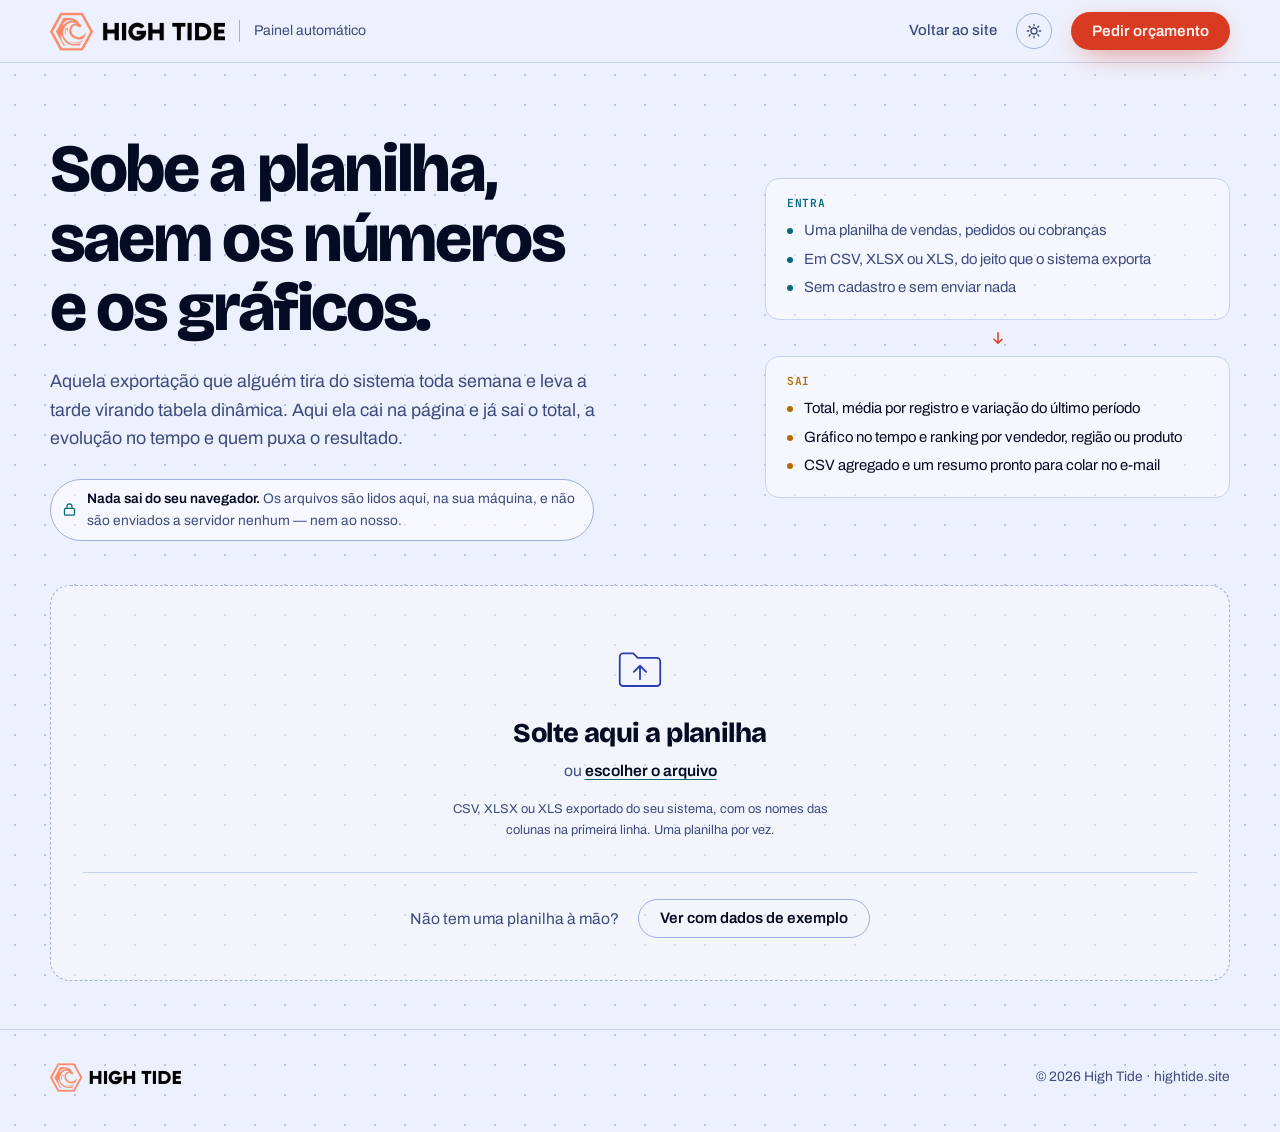
<file: demos/painel/index.html>
<!DOCTYPE html>
<meta charset="utf-8">
<title>Painel automático — High Tide</title>
<meta name="viewport" content="width=device-width, initial-scale=1">
<meta name="description" content="Suba a planilha de vendas e receba total, evolução no tempo, ranking por categoria e um CSV agregado. Tudo lido no seu navegador — nada é enviado.">
<link rel="icon" type="image/png" href="../../telas/favicon.png">
<link rel="preconnect" href="https://fonts.googleapis.com">
<link rel="preconnect" href="https://fonts.gstatic.com" crossorigin>
<link href="https://fonts.googleapis.com/css2?family=Bricolage+Grotesque:opsz,wdth,wght@12..96,75..100,600..800&family=Archivo:wght@400;500;600;700&family=JetBrains+Mono:wght@500&display=swap" rel="stylesheet">
<link rel="stylesheet" href="../comum/base.css">

<style>
  .monte { padding: 1.1rem 1.3rem 1.2rem; border: 1px solid var(--linha); border-radius: 14px; background: color-mix(in srgb, var(--superficie) 40%, transparent); }
  .monte > .rotulo { display: block; margin-bottom: .75rem; font: 600 .7rem/1.3 "JetBrains Mono", monospace; letter-spacing: .07em; text-transform: uppercase; color: var(--ciano); }

  .controles { display: grid; grid-template-columns: repeat(2, minmax(0, 1fr)); gap: .65rem .8rem; }
  .controles label { display: grid; gap: .25rem; min-width: 0; font-size: .74rem; color: var(--tinta-mid); }
  .controles select {
    min-width: 0; width: 100%; padding: .5rem .55rem; border-radius: 9px;
    border: 1px solid var(--linha-forte); background: color-mix(in srgb, var(--superficie) 60%, transparent);
    color: var(--tinta); font-size: .88rem; text-overflow: ellipsis;
  }
  .controles select:focus { outline: none; border-color: var(--ciano); }
  @media (max-width: 640px) { .controles { grid-template-columns: 1fr; } }

  .cartao { margin-top: 1.6rem; padding: 1.2rem 1.3rem 1.4rem; border: 1px solid var(--linha); border-radius: 16px; background: color-mix(in srgb, var(--superficie) 38%, transparent); }
  .cartao h3 { margin: 0 0 1rem; font: 600 .78rem/1.4 Archivo, sans-serif; letter-spacing: .05em; text-transform: uppercase; color: var(--ciano); display: flex; flex-wrap: wrap; justify-content: space-between; gap: .3rem 1rem; }
  .cartao h3 small { font: 400 .8rem/1.4 Archivo, sans-serif; letter-spacing: 0; text-transform: none; color: var(--tinta-mid); }

  .grafico { overflow: hidden; }
  .grafico svg { display: block; width: 100%; height: auto; }
  .grafico .malha { stroke: var(--linha); stroke-width: 1; }
  .grafico .eixo { fill: var(--tinta-mid); font: 500 12px/1 Archivo, sans-serif; }
  .grafico .serie { fill: none; stroke: var(--ciano); stroke-width: 2.4; stroke-linejoin: round; stroke-linecap: round; }
  .grafico .area { fill: color-mix(in srgb, var(--ciano) 16%, transparent); stroke: none; }
  .grafico .ponto { fill: var(--fundo); stroke: var(--ciano); stroke-width: 2; }
  .grafico .barra { fill: var(--azul); }

  .barrasH { display: grid; gap: .8rem; }
  .barraH { display: grid; grid-template-columns: minmax(0, 1fr) auto; gap: .2rem .9rem; align-items: baseline; }
  .barraH .rotulo { min-width: 0; overflow-wrap: anywhere; }
  .barraH .valor { font-size: .88rem; color: var(--tinta-mid); font-variant-numeric: tabular-nums; white-space: nowrap; }
  .barraH i { grid-column: 1 / -1; display: block; height: 8px; min-width: 3px; border-radius: 4px; background: var(--azul); transform-origin: left; animation: cresce .7s cubic-bezier(.2,.7,.3,1) both; }
  @media (prefers-reduced-motion: reduce) { .barraH i { animation: none; } }

  .mini { display: block; height: 6px; min-width: 3px; margin-top: .45rem; margin-left: auto; border-radius: 3px; background: var(--azul); }

  .perfil { display: grid; grid-template-columns: repeat(auto-fit, minmax(12rem, 1fr)); gap: .7rem; padding-top: .9rem; border-top: 1px solid var(--linha); }
  .perfil div { padding: .6rem .8rem; border: 1px solid var(--linha); border-radius: 10px; font-size: .8rem; color: var(--tinta-mid); }
  .perfil b { display: block; color: var(--tinta); font-weight: 600; font-size: .92rem; overflow-wrap: anywhere; }
  .perfil i { font-style: normal; color: var(--ciano); }
</style>

<body data-demo="painel">

<header>
  <div class="env barra">
    <a class="marca" href="https://hightide.site/" aria-label="High Tide, voltar ao site">
      <img class="so-escuro" src="../../telas/logo-escura.webp" width="524" height="120" alt="High Tide">
      <img class="so-claro" src="../../telas/logo-clara.webp" width="524" height="120" alt="" aria-hidden="true">
      <small>Painel automático</small>
    </a>
    <nav>
      <a class="item" href="https://hightide.site/">Voltar ao site</a>
      <button class="tema" id="tema" type="button" aria-label="Alternar tema claro e escuro">
        <svg class="sol" viewBox="0 0 24 24" fill="none" stroke="currentColor" stroke-width="2" stroke-linecap="round"><circle cx="12" cy="12" r="4.5"/><path d="M12 2v2M12 20v2M2 12h2M20 12h2M4.9 4.9l1.4 1.4M17.7 17.7l1.4 1.4M19.1 4.9l-1.4 1.4M6.3 17.7l-1.4 1.4"/></svg>
        <svg class="lua" viewBox="0 0 24 24" fill="none" stroke="currentColor" stroke-width="2" stroke-linecap="round" stroke-linejoin="round"><path d="M20 14.5A8.5 8.5 0 0 1 9.5 4a8.5 8.5 0 1 0 10.5 10.5Z"/></svg>
      </button>
      <a class="btn" href="https://hightide.site/#orcamento">Pedir orçamento</a>
    </nav>
  </div>
</header>

<main>
  <section class="abertura env" id="abertura">
    <div class="abertura__grade">
    <div class="abertura__texto">
    <h1>Sobe a planilha, saem os números e os gráficos.</h1>
    <p class="lead">Aquela exportação que alguém tira do sistema toda semana e leva a tarde virando tabela dinâmica. Aqui ela cai na página e já sai o total, a evolução no tempo e quem puxa o resultado.</p>
    <p class="local">
      <svg viewBox="0 0 24 24" fill="none" stroke="currentColor" stroke-width="2" stroke-linecap="round" stroke-linejoin="round"><rect x="4" y="10" width="16" height="11" rx="2"/><path d="M8 10V7a4 4 0 0 1 8 0v3"/></svg>
      <span><b>Nada sai do seu navegador.</b> Os arquivos são lidos aqui, na sua máquina, e não são enviados a servidor nenhum — nem ao nosso.</span>
    </p>
    </div>
    <aside class="entra-sai" aria-label="O que entra e o que sai">
      <div class="entra"><span class="rotulo">Entra</span><ul>
        <li>Uma planilha de vendas, pedidos ou cobranças</li>
        <li>Em CSV, XLSX ou XLS, do jeito que o sistema exporta</li>
        <li>Sem cadastro e sem enviar nada</li>
      </ul></div>
      <span class="seta" aria-hidden="true"><svg viewBox="0 0 24 24" fill="none" stroke="currentColor" stroke-width="2.2" stroke-linecap="round" stroke-linejoin="round"><path d="M12 4v16M6 14l6 6 6-6"/></svg></span>
      <div class="sai"><span class="rotulo">Sai</span><ul>
        <li>Total, média por registro e variação do último período</li>
        <li>Gráfico no tempo e ranking por vendedor, região ou produto</li>
        <li>CSV agregado e um resumo pronto para colar no e-mail</li>
      </ul></div>
    </aside>
    </div>

    <div class="solta" id="solta" tabindex="0" role="button" aria-label="Área para soltar a planilha">
      <svg viewBox="0 0 48 48" fill="none" stroke="currentColor" stroke-width="1.6" stroke-linecap="round" stroke-linejoin="round" aria-hidden="true">
        <path d="M6 14a3 3 0 0 1 3-3h9l4 4h17a3 3 0 0 1 3 3v19a3 3 0 0 1-3 3H9a3 3 0 0 1-3-3Z"/>
        <path d="M24 34V22M18.5 27.5 24 22l5.5 5.5"/>
      </svg>
      <h2><span class="so-mouse">Solte aqui a planilha</span><span class="so-toque">Toque para escolher a planilha</span></h2>
      <p class="ou so-mouse">ou <button type="button" id="escolher">escolher o arquivo</button></p>
      <p class="aceita">CSV, XLSX ou XLS exportado do seu sistema, com os nomes das colunas na primeira linha. Uma planilha por vez.</p>
      <p class="andamento" id="andamento" hidden></p>
      <div class="exemplo">
        <span>Não tem uma planilha à mão?</span>
        <button class="btn discreto" type="button" id="exemplo">Ver com dados de exemplo</button>
      </div>
      <input type="file" id="entrada" accept=".csv,.txt,.tsv,.xlsx,.xls" hidden>
    </div>
  </section>

  <section class="resultado env" id="resultado" hidden>
    <div class="lida">
      <div class="avisos" id="lida"></div>
      <button class="btn discreto" type="button" id="outra">Ler outra planilha</button>
    </div>

    <div id="corpo">
      <div class="painel">
        <h2 class="resumo" id="resumo"></h2>
        <div class="monte">
          <span class="rotulo">Monte o painel</span>
          <div class="controles">
            <label>Métrica
              <select id="sel-metrica"></select>
            </label>
            <label>No tempo
              <select id="sel-tempo"></select>
            </label>
            <label>Por
              <select id="sel-dimensao"></select>
            </label>
            <label>Granularidade
              <select id="sel-gran">
                <option value="mes">Mês</option>
                <option value="semana">Semana</option>
                <option value="dia">Dia</option>
              </select>
            </label>
          </div>
        </div>
      </div>

      <div class="ferramentas">
        <div class="exportar">
          <button class="btn discreto" type="button" id="baixar">Baixar CSV agregado</button>
          <button class="btn discreto" type="button" id="copiar-tabela">Copiar tabela</button>
          <button class="btn discreto" type="button" id="copiar">Copiar resumo</button>
          <span class="copiado" id="copiado" hidden></span>
        </div>
      </div>

      <div class="kpis" id="kpis"></div>

      <div class="cartao" id="cartao-tempo">
        <h3><span id="titulo-tempo">No tempo</span><small id="nota-tempo"></small></h3>
        <div class="grafico" id="grafico-tempo"></div>
      </div>

      <div class="cartao" id="cartao-dimensao">
        <h3><span id="titulo-dimensao">Por categoria</span><small id="nota-dimensao"></small></h3>
        <div class="grafico" id="grafico-dimensao"></div>
      </div>

      <div class="rolagem">
        <table id="tabela">
          <thead>
            <tr>
              <th id="cabecalho-dimensao">Categoria</th>
              <th class="num" id="cabecalho-soma">Soma</th>
              <th class="num">Registros</th>
              <th class="num">% do total</th>
              <th class="num">Participação</th>
            </tr>
          </thead>
          <tbody id="linhas"></tbody>
          <tfoot><tr><td colspan="4" id="rodape-nota"></td><td class="num" id="rodape-total"></td></tr></tfoot>
        </table>
      </div>

      <details class="mapa" id="mapa">
        <summary><b id="mapa-titulo">Colunas reconhecidas</b><span></span></summary>
        <div class="mapa__corpo">
          <p>O painel adivinha o papel de cada coluna pelo nome e pelo conteúdo. Se errou, troque nos seletores acima.</p>
          <div class="perfil" id="perfil"></div>
        </div>
      </details>
    </div>

    <div class="aviso-vazio" id="vazio" hidden></div>

    <div class="fecho"><div class="fecho__grade">
      <div>
      <h2>Quer esse painel atualizando sozinho toda semana?</h2>
      <p>Esta é uma amostra. Na sua empresa, a rotina busca a planilha de onde ela já nasce, refaz os números no horário combinado e manda o resumo no e-mail ou no WhatsApp — sem ninguém montar nada.</p>
      <a class="btn" href="https://hightide.site/#orcamento">Conversar com a High Tide</a>
      </div>
      <aside class="outras" id="outras" aria-label="Outras amostras"></aside>
    </div></div>
  </section>
</main>

<footer>
  <div class="env rodape">
    <span class="marca">
      <img class="so-escuro" src="../../telas/logo-escura.webp" width="524" height="120" alt="High Tide">
      <img class="so-claro" src="../../telas/logo-clara.webp" width="524" height="120" alt="" aria-hidden="true">
    </span>
    <span>© 2026 High Tide · hightide.site</span>
  </div>
</footer>

<script src="../comum/comum.js"></script>
<script src="../comum/chrome.js"></script>
<script src="nucleo.js"></script>
<script>
(function () {
  'use strict';
  var $ = function (id) { return document.getElementById(id); };
  var esc = COMUM.esc;
  var plural = COMUM.plural;

  var PERIODO = { mes: 'mês', semana: 'semana', dia: 'dia' };
  var NOME_TIPO = { numero: 'número', data: 'data', categoria: 'categoria', texto: 'texto', id: 'identificador', documento: 'documento', email: 'e-mail', telefone: 'telefone', cep: 'CEP', vazio: 'vazia' };
  var PLURAL_TIPO = { numero: 'números', data: 'datas', categoria: 'categorias', texto: 'textos', id: 'identificadores' };

  var estado = { nome: '', cabecalho: [], linhas: [], perfil: [], escolha: null, gran: 'mes', periodos: [], categorias: [], nomes: null };
  var solta = $('solta'), andamento = $('andamento');

  function umaCasa(v) { return v.toFixed(1).replace('.', ','); }

  function semCasas() { return !!estado.escolha && estado.escolha.metrica < 0; }

  function valor(v) { return PAINEL.formatar(v, semCasas()); }

  function nomeColuna(indice, padrao) {
    var achado = padrao;
    estado.perfil.forEach(function (p) { if (p.indice === indice) achado = p.nome; });
    return achado;
  }

  function avisarSolta(msg, erro) {
    andamento.hidden = false;
    andamento.className = 'andamento' + (erro ? ' erro' : '');
    andamento.textContent = msg;
  }

  /* ---------- entrada ---------- */
  HT.soltar({
    area: solta,
    entrada: $('entrada'),
    aoReceber: function (files) {
      solta.classList.add('lendo');
      avisarSolta('Lendo ' + files[0].name + '…');
      var ignoradas = files.length - 1;
      HT.lerTabela(files[0]).then(function (tabela) {
        andamento.hidden = true;
        carregar(tabela.nome, tabela.cabecalho, tabela.linhas, ignoradas);
      }, function (e) {
        avisarSolta('Não deu para ler: ' + (e && e.message ? e.message : e), true);
      }).then(function () { solta.classList.remove('lendo'); });
    }
  });

  $('escolher').addEventListener('click', function () { $('entrada').click(); });

  $('exemplo').addEventListener('click', function () {
    var ex = PAINEL.exemplo(COMUM.hojeISO());
    andamento.hidden = true;
    carregar(ex.nome, ex.cabecalho, ex.linhas);
  });

  $('outra').addEventListener('click', function () { HT.voltar(); });

  /* ---------- carga ---------- */
  function contarTipos(perfil) {
    var contagem = {}, ordem = ['numero', 'data', 'categoria', 'texto', 'id'];
    perfil.forEach(function (p) { contagem[p.tipo] = (contagem[p.tipo] || 0) + 1; });
    var partes = [];
    ordem.forEach(function (t) {
      if (!contagem[t]) return;
      partes.push(plural(contagem[t], NOME_TIPO[t], PLURAL_TIPO[t]));
    });
    return partes.join(', ');
  }

  function opcoes(select, lista, indiceAtual, rotuloVazio) {
    var html = lista.map(function (p) {
      return '<option value="' + p.indice + '"' + (p.indice === indiceAtual ? ' selected' : '') + '>' + esc(p.nome) + '</option>';
    });
    if (rotuloVazio) {
      html.unshift('<option value="-1"' + (indiceAtual < 0 ? ' selected' : '') + '>' + esc(rotuloVazio) + '</option>');
    }
    select.innerHTML = html.join('');
  }

  function carregar(nome, cabecalho, linhas, ignoradas) {
    estado.nome = nome;
    estado.cabecalho = cabecalho;
    estado.linhas = linhas;
    estado.perfil = PAINEL.perfilar(cabecalho, linhas);
    estado.escolha = PAINEL.escolherPadrao(estado.perfil);
    estado.gran = 'mes';
    $('sel-gran').value = 'mes';

    $('lida').innerHTML = '<span><b>' + esc(nome) + '</b></span>' +
      '<span>' + esc(plural(linhas.length, 'linha', 'linhas')) + '</span>' +
      '<span>' + esc(plural(cabecalho.length, 'coluna', 'colunas')) + '</span>' +
      (estado.perfil.length ? '<span>' + esc(contarTipos(estado.perfil)) + '</span>' : '') +
      (ignoradas > 0 ? '<span>só a primeira planilha foi lida (' + esc(plural(ignoradas, 'ignorada', 'ignoradas')) + ')</span>' : '');

    var numericas = estado.perfil.filter(function (p) { return p.tipo === 'numero'; });
    var datas = estado.perfil.filter(function (p) { return p.tipo === 'data'; });
    var categorias = estado.perfil.filter(function (p) { return p.tipo === 'categoria' || p.tipo === 'texto' || p.tipo === 'id'; });
    opcoes($('sel-metrica'), numericas, estado.escolha.metrica, 'Contagem de linhas');
    opcoes($('sel-tempo'), datas, estado.escolha.tempo, 'Sem coluna de data');
    opcoes($('sel-dimensao'), categorias, estado.escolha.dimensao, 'Sem categoria');

    var temNumeros = linhas.length > 0 && (estado.escolha.tempo >= 0 || estado.escolha.dimensao >= 0);
    $('corpo').hidden = !temNumeros;
    $('vazio').hidden = temNumeros;
    if (!temNumeros) {
      $('vazio').textContent = linhas.length
        ? 'Esta planilha não tem coluna de data nem coluna de categoria — o painel precisa de pelo menos uma das duas. Confira se a primeira linha do arquivo traz os nomes das colunas.'
        : 'A planilha veio sem linhas de dados.';
    }
    /* o gráfico mede a largura real do cartão: a seção precisa estar visível antes do render */
    HT.mostrarResultado();
    if (temNumeros) render();
  }

  /* ---------- render ---------- */
  function render() {
    var e = estado.escolha;
    var gran = estado.gran;
    estado.nomes = {
      metrica: e.metrica >= 0 ? nomeColuna(e.metrica, 'Total') : 'Linhas',
      dimensao: e.dimensao >= 0 ? nomeColuna(e.dimensao, 'Categoria') : 'Categoria',
      palavra: PERIODO[gran] || 'mês'
    };

    estado.periodos = e.tempo >= 0 ? PAINEL.porPeriodo(estado.linhas, e.tempo, e.metrica, gran) : [];
    estado.categorias = e.dimensao >= 0 ? PAINEL.porCategoria(estado.linhas, e.dimensao, e.metrica, 8) : [];
    var k = PAINEL.kpis(estado.linhas, { metrica: e.metrica, tempo: e.tempo, dimensao: e.dimensao, granularidade: gran });

    renderResumo(k);
    renderKpis(k);
    renderGraficos();
    renderTabela();
    renderPerfil();
  }

  function frasePeriodoAnterior(k, palavra) {
    if (k.variacao !== null) {
      return 'O último ' + palavra + ' fechou ' + umaCasa(Math.abs(k.variacao)) + '% ' +
        (k.variacao >= 0 ? 'acima' : 'abaixo') + ' do anterior.';
    }
    return k.variacaoMotivo === 'anterior zero'
      ? 'O período anterior fechou em zero.'
      : 'Sem período anterior para comparar.';
  }

  function renderResumo(k) {
    var periodo = k.de ? ' entre ' + COMUM.formatarData(k.de) + ' e ' + COMUM.formatarData(k.ate) : '';
    var corpo = semCasas()
      ? '<span class="valor">' + esc(valor(k.total)) + '</span> ' + (k.total === 1 ? 'linha' : 'linhas') + esc(periodo) + '.'
      : '<span class="valor">' + esc(valor(k.total)) + '</span> de ' + esc(estado.nomes.metrica.toLowerCase()) +
        ' em ' + esc(plural(k.registros, 'registro', 'registros')) + esc(periodo) + '.';
    $('resumo').innerHTML = corpo + '<small>' + esc(frasePeriodoAnterior(k, estado.nomes.palavra)) + '</small>';
  }

  function cartao(rotulo, valor, nota) {
    return '<div class="kpi">' + esc(rotulo) + '<b>' + esc(valor) + '</b><small>' + esc(nota) + '</small></div>';
  }

  function renderKpis(k) {
    var palavra = estado.nomes.palavra;
    var cartoes = [
      cartao('Total de ' + estado.nomes.metrica.toLowerCase(), valor(k.total), estado.nome),
      cartao('Registros', String(k.registros), k.de ? COMUM.formatarData(k.de) + ' a ' + COMUM.formatarData(k.ate) : 'sem coluna de data'),
      cartao('Média por registro', valor(k.media), 'somando tudo e dividindo')
    ];
    cartoes.push(k.melhor
      ? cartao('Melhor ' + palavra, k.melhor.rotulo, valor(k.melhor.soma))
      : cartao('Melhor ' + palavra, '—', 'sem coluna de data'));
    cartoes.push(k.variacao === null
      ? cartao('Último ' + palavra, '—', k.variacaoMotivo === 'anterior zero' ? 'o anterior fechou em zero' : 'sem período anterior')
      : cartao('Último ' + palavra + ' vs anterior', (k.variacao >= 0 ? '+' : '−') + umaCasa(Math.abs(k.variacao)) + '%', 'contra o ' + palavra + ' anterior'));
    cartoes.push(k.lider
      ? cartao('Líder em ' + estado.nomes.dimensao.toLowerCase(), k.lider.rotulo, umaCasa(k.lider.pct) + '% do total')
      : cartao('Líder', '—', 'sem coluna de categoria'));
    $('kpis').innerHTML = cartoes.join('');
  }

  /* largura real do cartão, não viewBox fixo: é o que mantém o texto em 12px de verdade */
  function larguraDe(el) {
    return Math.max(260, Math.round(el && el.clientWidth ? el.clientWidth : 0) || 640);
  }

  function renderGraficos() {
    if (!estado.nomes) return;
    var titulo = estado.nomes.metrica + ' por ' + estado.nomes.palavra;
    var palavra = estado.nomes.palavra;

    var temTempo = estado.periodos.length > 0;
    $('cartao-tempo').hidden = !temTempo;
    if (temTempo) {
      $('titulo-tempo').textContent = titulo;
      $('nota-tempo').textContent = plural(estado.periodos.length, palavra, palavra === 'mês' ? 'meses' : palavra + 's');
      var largura = larguraDe($('grafico-tempo'));
      var op = {
        titulo: titulo, largura: largura, inteiro: semCasas(),
        altura: Math.round(Math.max(190, Math.min(280, largura * 0.4)))
      };
      $('grafico-tempo').innerHTML = estado.periodos.length === 1
        ? PAINEL.graficoBarras(estado.periodos, op)
        : PAINEL.graficoLinha(estado.periodos, op);
    }

    var temDimensao = estado.categorias.length > 0;
    $('cartao-dimensao').hidden = !temDimensao;
    if (temDimensao) {
      $('titulo-dimensao').textContent = estado.nomes.metrica + ' por ' + estado.nomes.dimensao.toLowerCase();
      $('nota-dimensao').textContent = PAINEL.resumoCategorias(estado.categorias).nota;
      $('grafico-dimensao').innerHTML = PAINEL.graficoBarrasH(estado.categorias, { inteiro: semCasas() });
    }
  }

  var esperaLargura = null;
  window.addEventListener('resize', function () {
    if (!estado.nomes || $('resultado').hidden || $('corpo').hidden) return;
    clearTimeout(esperaLargura);
    esperaLargura = setTimeout(renderGraficos, 150);
  });

  function renderTabela() {
    var lista = estado.categorias;
    var nomeMetrica = estado.nomes.metrica;
    $('cabecalho-dimensao').textContent = estado.nomes.dimensao;
    $('cabecalho-soma').textContent = nomeMetrica;
    var maior = 0;
    lista.forEach(function (c) { if (c.soma > maior) maior = c.soma; });
    $('linhas').innerHTML = lista.length ? lista.map(function (c, i) {
      var largura = maior > 0 && c.soma > 0 ? (c.soma / maior * 100).toFixed(1) : '0';
      return '<tr class="linha" style="--i:' + i + '">' +
        '<td class="titulo">' + esc(c.rotulo) + '</td>' +
        '<td class="num"><span class="rot">' + esc(nomeMetrica) + '</span>' + esc(valor(c.soma)) + '</td>' +
        '<td class="num"><span class="rot">Registros</span>' + esc(String(c.n)) + '</td>' +
        '<td class="num"><span class="rot">% do total</span>' + esc(umaCasa(c.pct)) + '%</td>' +
        '<td class="num"><span class="rot">Participação</span><span class="mini" style="width:' + esc(largura) + '%"></span></td>' +
        '</tr>';
    }).join('') : '<tr><td colspan="5" class="nada">Escolha uma coluna de categoria para ver o ranking.</td></tr>';

    var total = lista.reduce(function (s, c) { return s + c.soma; }, 0);
    var agrupado = PAINEL.resumoCategorias(lista);
    $('rodape-nota').textContent = lista.length
      ? plural(agrupado.grupos, 'grupo', 'grupos') + (agrupado.grupos === lista.length ? '' : ' + Outros')
      : '';
    $('rodape-total').textContent = valor(total);
  }

  function renderPerfil() {
    $('mapa-titulo').textContent = plural(estado.perfil.length, 'coluna reconhecida', 'colunas reconhecidas');
    $('perfil').innerHTML = estado.perfil.map(function (p) {
      var faixa = p.tipo === 'data' && p.min ? COMUM.formatarData(p.min) + ' a ' + COMUM.formatarData(p.max) : '';
      if (!faixa && (p.tipo === 'numero' || p.tipo === 'id') && p.min !== null) {
        faixa = PAINEL.formatar(p.min, p.tipo === 'id') + ' a ' + PAINEL.formatar(p.max, p.tipo === 'id');
      }
      return '<div><b>' + esc(p.nome) + '</b><i>' + esc(NOME_TIPO[p.tipo] || p.tipo) + '</i> · ' +
        esc(plural(p.distintos, 'valor distinto', 'valores distintos')) +
        (p.vazios ? ' · ' + esc(plural(p.vazios, 'vazio', 'vazios')) : '') +
        (faixa ? '<br>' + esc(faixa) : '') + '</div>';
    }).join('');
  }

  /* ---------- controles ---------- */
  function ligarSelect(id, campo) {
    $(id).addEventListener('change', function () {
      if (!estado.escolha) return;
      if (campo === 'gran') estado.gran = this.value;
      else estado.escolha[campo] = Number(this.value);
      render();
    });
  }
  ligarSelect('sel-metrica', 'metrica');
  ligarSelect('sel-tempo', 'tempo');
  ligarSelect('sel-dimensao', 'dimensao');
  ligarSelect('sel-gran', 'gran');

  /* ---------- exportar ---------- */
  function opcoesExportacao() { return { inteiro: semCasas() }; }

  $('baixar').addEventListener('click', function () {
    HT.baixar('painel-' + COMUM.hojeISO() + '.csv',
      PAINEL.csvAgregado(estado.periodos, estado.categorias, opcoesExportacao()));
  });

  $('copiar-tabela').addEventListener('click', function () {
    HT.copiar(PAINEL.tsvAgregado(estado.periodos, estado.categorias, opcoesExportacao())).then(function (ok) {
      HT.avisar($('copiado'), ok ? 'Tabela copiada — cole na planilha.' : 'Não deu para copiar — use o botão de baixar o CSV.', ok ? 2500 : 5000);
    });
  });

  $('copiar').addEventListener('click', function () {
    var texto = PAINEL.resumoTexto(
      PAINEL.kpis(estado.linhas, {
        metrica: estado.escolha.metrica, tempo: estado.escolha.tempo,
        dimensao: estado.escolha.dimensao, granularidade: estado.gran
      }), estado.escolha, estado.perfil);
    HT.copiar(texto).then(function (ok) {
      HT.avisar($('copiado'), ok ? 'Resumo copiado — cole no e-mail.' : 'Não deu para copiar — selecione o texto do resumo e use Ctrl+C.', ok ? 2500 : 5000);
    });
  });

  HT.iniciar();
})();
</script>
</file>
<file: demos/comum/base.css>
/* ================= tokens — os mesmos da landing ================= */
:root {
  --fundo:      #070B18;
  --fundo-2:    #0B1124;
  --superficie: #101A38;
  --tinta:      #EAEFFF;
  --tinta-mid:  #99A5D0;
  --linha:      #1E2A52;
  --linha-forte:#2E3D6E;
  --coral:      #FF6B5A;
  --coral-luz:  #FF8E7F;
  --azul:       #7C8CFF;
  --azul-fundo: #2B3A8F;
  --ciano:      #4FD8E8;
  --sol:        #FFB443;
  --grade: radial-gradient(circle, color-mix(in srgb, var(--azul) 26%, transparent) .9px, transparent .9px);
  color-scheme: dark;
}
@media (prefers-color-scheme: light) {
  :root:not([data-theme="dark"]) {
    --fundo:      #EDF1FD;
    --fundo-2:    #DEE6FB;
    --superficie: #FFFFFF;
    --tinta:      #050B22;
    --tinta-mid:  #3E4B7E;
    --linha:      #C6D2F0;
    --linha-forte:#9EAFE0;
    --coral:      #D93A22;
    --coral-luz:  #EE5236;
    --azul:       #2C3DB4;
    --azul-fundo: #B2BFF3;
    --ciano:      #04697F;
    --sol:        #B36A00;
    color-scheme: light;
  }
}
:root[data-theme="light"] {
  --fundo:      #EDF1FD;
  --fundo-2:    #DEE6FB;
  --superficie: #FFFFFF;
  --tinta:      #050B22;
  --tinta-mid:  #3E4B7E;
  --linha:      #C6D2F0;
  --linha-forte:#9EAFE0;
  --coral:      #D93A22;
  --coral-luz:  #EE5236;
  --azul:       #2C3DB4;
  --azul-fundo: #B2BFF3;
  --ciano:      #04697F;
  --sol:        #B36A00;
  color-scheme: light;
}

/* ================= base ================= */
* { box-sizing: border-box; }
body {
  margin: 0; min-height: 100vh;
  background: var(--grade) 0 0 / 30px 30px, var(--fundo);
  color: var(--tinta);
  font-family: Archivo, ui-sans-serif, system-ui, sans-serif;
  font-size: 17px; line-height: 1.6;
  -webkit-font-smoothing: antialiased;
  overflow-x: hidden;
}
h1, h2 {
  font-family: "Bricolage Grotesque", Archivo, ui-sans-serif, sans-serif;
  font-weight: 800; letter-spacing: -0.035em; line-height: 1.03; margin: 0; text-wrap: balance;
}
p { margin: 0; max-width: 68ch; }
a { color: inherit; }
button, input, select, textarea { font: inherit; color: inherit; }
/* fieldset nasce com min-width: min-content e input com largura intrínseca: os dois impedem a coluna de encolher no celular */
fieldset, input, select, textarea { min-width: 0; }
/* no celular não existe arrastar e "escolher pasta" não funciona no iOS: a área vira botão */
.so-toque { display: none; }
.rot { display: none; }
@media (hover: none) and (pointer: coarse) {
  .so-mouse { display: none; }
  .so-toque { display: inline; }
  .solta { cursor: pointer; }
}
:focus-visible { outline: 2px solid var(--ciano); outline-offset: 4px; border-radius: 3px; }
.env { width: min(1180px, 100% - 2.5rem); margin-inline: auto; }
.mono { font-family: "JetBrains Mono", ui-monospace, monospace; }
[hidden] { display: none !important; }

/* ================= topo ================= */
body > header {
  position: sticky; top: 0; z-index: 10; padding: .7rem 0;
  background: color-mix(in srgb, var(--fundo) 92%, transparent);
  backdrop-filter: blur(8px); border-bottom: 1px solid var(--linha);
}
.barra { display: flex; align-items: center; justify-content: space-between; gap: 1.5rem; }
.marca { display: flex; align-items: center; gap: .9rem; text-decoration: none; }
.marca img { height: 40px; width: auto; }
.marca img.so-escuro { display: block; }
.marca img.so-claro  { display: none; }
:root[data-theme="light"] .marca img.so-claro  { display: block; }
:root[data-theme="light"] .marca img.so-escuro { display: none; }
@media (prefers-color-scheme: light) {
  :root:not([data-theme="dark"]) .marca img.so-claro  { display: block; }
  :root:not([data-theme="dark"]) .marca img.so-escuro { display: none; }
}
.marca small { padding-left: .9rem; border-left: 1px solid var(--linha-forte); font-size: .88rem; color: var(--tinta-mid); }
nav { display: flex; align-items: center; gap: 1.2rem; }
nav a.item { text-decoration: none; color: var(--tinta-mid); font-size: .93rem; font-weight: 500; }
nav a.item:hover { color: var(--tinta); }

.btn {
  display: inline-flex; align-items: center; justify-content: center; gap: .5rem;
  padding: .7rem 1.3rem; border: 0; border-radius: 999px; cursor: pointer;
  background: var(--coral); color: #FFF4F1;
  font: 600 .95rem/1 Archivo, sans-serif; text-decoration: none;
  box-shadow: 0 8px 30px -12px var(--coral);
  transition: transform .2s cubic-bezier(.2,.7,.3,1), box-shadow .2s;
}
.btn:hover { transform: translateY(-2px); box-shadow: 0 14px 40px -14px var(--coral); }
.btn.discreto { background: transparent; color: var(--tinta); border: 1px solid var(--linha-forte); box-shadow: none; }
.btn.discreto:hover { border-color: var(--ciano); color: var(--ciano); }
.btn.mini { padding: .5rem .95rem; font-size: .85rem; }
.btn:disabled { opacity: .5; cursor: default; transform: none; }

.tema { width: 36px; height: 36px; display: grid; place-items: center; background: transparent; border: 1px solid var(--linha-forte); border-radius: 999px; color: var(--tinta-mid); cursor: pointer; transition: color .25s, border-color .25s; }
.tema:hover { color: var(--ciano); border-color: var(--ciano); }
.tema svg { width: 16px; height: 16px; }
.tema .lua { display: block; }
.tema .sol { display: none; }
:root[data-theme="light"] .tema .lua { display: none; }
:root[data-theme="light"] .tema .sol { display: block; }
@media (prefers-color-scheme: light) {
  :root:not([data-theme="dark"]) .tema .lua { display: none; }
  :root:not([data-theme="dark"]) .tema .sol { display: block; }
}

/* ================= abertura: o texto e a entrada ================= */
/* no celular a entrada sobe e o painel desce: a ação vem antes da explicação */
.abertura { padding: 4.5rem 0 3rem; display: grid; grid-template-columns: minmax(0, 7fr) minmax(0, 5fr); grid-template-areas: "texto aside" "solta solta"; gap: 2.8rem 4rem; align-items: center; }
.abertura__grade { display: contents; }
.abertura__texto { grid-area: texto; }
.entra-sai { grid-area: aside; }
.abertura .solta { grid-area: solta; margin-top: 0; }
.abertura h1 { font-size: clamp(2.2rem, 5.6vw, 4.2rem); max-width: 18ch; }
.lead { margin-top: 1.5rem; font-size: 1.12rem; color: var(--tinta-mid); max-width: 58ch; }

.local {
  display: inline-flex; align-items: center; gap: .6rem; margin-top: 1.6rem;
  padding: .5rem .95rem .5rem .7rem; border: 1px solid var(--linha-forte); border-radius: 999px;
  font-size: .86rem; color: var(--tinta-mid); background: color-mix(in srgb, var(--superficie) 55%, transparent);
}
.local svg { width: 15px; height: 15px; color: var(--ciano); flex: none; }
.local b { color: var(--tinta); font-weight: 600; }

/* entra → sai: a mesma leitura do fluxo da landing, em miniatura */
.entra-sai { display: grid; gap: .5rem; }
.entra-sai > div { padding: 1.1rem 1.3rem 1.2rem; border: 1px solid var(--linha); border-radius: 14px; background: color-mix(in srgb, var(--superficie) 40%, transparent); }
.entra-sai .rotulo { display: block; margin-bottom: .5rem; font: 600 .7rem/1.3 "JetBrains Mono", monospace; letter-spacing: .07em; text-transform: uppercase; }
.entra-sai .entra .rotulo { color: var(--ciano); }
.entra-sai .sai .rotulo { color: var(--sol); }
.entra-sai ul { margin: 0; padding: 0; list-style: none; display: grid; gap: .3rem; font-size: .93rem; color: var(--tinta-mid); }
.entra-sai li { position: relative; padding-left: 1.05rem; }
.entra-sai li::before { content: ""; position: absolute; left: 0; top: .62em; width: 6px; height: 6px; border-radius: 50%; background: var(--ciano); }
.entra-sai .sai li::before { background: var(--sol); }
.entra-sai .sai li { color: var(--tinta); }
.entra-sai .seta { justify-self: center; display: grid; place-items: center; width: 26px; height: 26px; margin: -.2rem 0; color: var(--coral); }
.entra-sai .seta svg { width: 16px; height: 16px; }

/* ================= área de soltar ================= */
.solta {
  position: relative; margin-top: 2.8rem; padding: 3.4rem 2rem 2.6rem; text-align: center;
  border: 1.5px dashed var(--linha-forte); border-radius: 20px;
  background: color-mix(in srgb, var(--superficie) 32%, transparent);
  transition: border-color .25s, background .25s;
}
.solta.sobre { border-color: var(--ciano); border-style: solid; background: color-mix(in srgb, var(--ciano) 9%, var(--superficie) 40%); }
.solta.lendo { border-style: solid; border-color: var(--azul); }
.solta > svg { width: 54px; height: 54px; color: var(--azul); }
.solta.sobre > svg { color: var(--ciano); }
.solta h2 { margin-top: 1rem; font-size: clamp(1.25rem, 2.6vw, 1.7rem); letter-spacing: -0.02em; }
.solta p { margin-inline: auto; }
.solta .ou { margin-top: .7rem; color: var(--tinta-mid); font-size: .98rem; }
.solta .ou button { background: none; border: 0; padding: 0; color: var(--tinta); font-weight: 600; text-decoration: underline; text-underline-offset: 3px; text-decoration-color: var(--ciano); cursor: pointer; }
.solta .ou button:hover { color: var(--ciano); }
.solta .aceita { margin-top: 1rem; max-width: 60ch; font-size: .8rem; color: var(--tinta-mid); }
.solta .andamento { margin-top: 1rem; font-size: .9rem; color: var(--ciano); }
.solta .andamento.erro { color: var(--sol); }
.solta .exemplo { margin-top: 2rem; padding-top: 1.6rem; border-top: 1px solid var(--linha); display: flex; flex-wrap: wrap; justify-content: center; align-items: center; gap: .6rem 1.2rem; color: var(--tinta-mid); font-size: .98rem; }

/* ================= resultado ================= */
.resultado { padding: 2.2rem 0 0; animation: entra .5s cubic-bezier(.2,.7,.3,1) both; }
@keyframes entra { from { opacity: 0; transform: translateY(12px); } }
@keyframes cresce { from { transform: scaleX(0); } }

.lida {
  display: flex; flex-wrap: wrap; align-items: center; justify-content: space-between; gap: .8rem 1.5rem;
  padding: .85rem 1.2rem; border: 1px solid var(--linha); border-radius: 12px;
  background: color-mix(in srgb, var(--superficie) 40%, transparent);
  font-size: .92rem; color: var(--tinta-mid);
}
.lida b { color: var(--tinta); font-weight: 600; }
.lida .avisos { display: flex; flex-wrap: wrap; gap: .4rem .9rem; }
.lida .avisos span::before { content: "·"; margin-right: .6rem; color: var(--linha-forte); }
.lida .avisos span:first-child::before { content: none; }

.aviso-vazio { margin-top: 1.4rem; padding: 1.1rem 1.3rem; border: 1px solid var(--coral); border-radius: 12px; color: var(--tinta); font-size: .98rem; }

/* resumo em duas colunas: a frase e a régua */
.painel { display: grid; grid-template-columns: minmax(0, 5fr) minmax(0, 6fr); gap: 2rem 4rem; align-items: center; margin-top: 3rem; }
.painel .resumo, .painel .regua { margin-top: 0; }
.painel .regua__legenda { grid-template-columns: repeat(2, minmax(0, 1fr)); }

.resumo { margin-top: 3rem; font-size: clamp(1.45rem, 3.2vw, 2.25rem); max-width: 28ch; }
.resumo .valor { color: var(--coral); }
.resumo small { display: block; margin-top: .6rem; font: 500 .95rem/1.45 Archivo, sans-serif; letter-spacing: 0; color: var(--tinta-mid); max-width: 60ch; }

/* régua: a cor de cada faixa entra por --cor no [data-faixa], que cada demo define */
.regua { margin-top: 2.2rem; --cor: var(--linha-forte); }
.regua__barra { display: flex; gap: 3px; height: 12px; }
.regua__barra i { display: block; flex: 0 0 auto; min-width: 4px; border-radius: 3px; background: var(--cor); transform-origin: left; animation: cresce .7s cubic-bezier(.2,.7,.3,1) both; }
.regua__legenda { display: grid; grid-template-columns: repeat(auto-fit, minmax(11rem, 1fr)); gap: 1rem 1.5rem; margin-top: 1rem; }
.regua__legenda div { padding-top: .8rem; border-top: 1px solid var(--linha); font-size: .86rem; color: var(--tinta-mid); }
.regua__legenda div::before { content: ""; display: inline-block; width: 9px; height: 9px; margin-right: .5rem; border-radius: 2px; background: var(--cor); vertical-align: 0; }
.regua__legenda b { display: block; margin-top: .25rem; color: var(--tinta); font-size: 1.12rem; font-weight: 600; font-variant-numeric: tabular-nums; }
.regua__legenda small { display: block; font-size: .8rem; }

/* cartões de número */
.kpis { display: grid; grid-template-columns: repeat(auto-fit, minmax(11rem, 1fr)); gap: .9rem; margin-top: 2.4rem; }
.kpi { padding: 1rem 1.2rem 1.1rem; border: 1px solid var(--linha); border-radius: 14px; background: color-mix(in srgb, var(--superficie) 40%, transparent); font-size: .86rem; color: var(--tinta-mid); }
.kpi b { display: block; margin-top: .3rem; font-size: 1.55rem; font-weight: 600; line-height: 1.15; letter-spacing: -0.02em; color: var(--tinta); font-variant-numeric: tabular-nums; overflow-wrap: anywhere; }
.kpi small { display: block; margin-top: .25rem; font-size: .78rem; color: var(--tinta-mid); }

/* ================= ferramentas ================= */
.ferramentas { display: flex; flex-wrap: wrap; align-items: center; justify-content: space-between; gap: .9rem 1.5rem; margin: 2.8rem 0 1.2rem; }
.busca { position: relative; flex: 1 1 16rem; max-width: 24rem; }
.busca input {
  width: 100%; padding: .65rem .95rem .65rem 2.3rem; border-radius: 10px;
  border: 1px solid var(--linha-forte); background: color-mix(in srgb, var(--superficie) 60%, transparent);
  color: var(--tinta); font: 400 .95rem/1.4 Archivo, sans-serif;
}
.busca input:focus { outline: none; border-color: var(--ciano); }
.busca svg { position: absolute; left: .8rem; top: 50%; translate: 0 -50%; width: 15px; height: 15px; color: var(--tinta-mid); pointer-events: none; }
.exportar { display: flex; flex-wrap: wrap; align-items: center; gap: .6rem; }
.exportar .btn { padding: .62rem 1.05rem; font-size: .88rem; }
.exportar .btn svg { width: 14px; height: 14px; }
.copiado { font-size: .85rem; color: var(--ciano); }

.filtros { display: flex; flex-wrap: wrap; gap: .4rem; }
.filtros button { padding: .5rem .95rem; border: 1px solid var(--linha-forte); border-radius: 999px; background: transparent; color: var(--tinta-mid); font-size: .88rem; font-weight: 500; cursor: pointer; transition: color .2s, border-color .2s, background .2s; }
.filtros button:hover { color: var(--tinta); border-color: var(--ciano); }
.filtros button[aria-pressed="true"] { background: var(--azul-fundo); color: var(--tinta); border-color: var(--azul-fundo); }

/* ================= tabela ================= */
.rolagem { overflow-x: auto; margin-inline: -1.25rem; padding-inline: 1.25rem; }
table { width: 100%; min-width: 760px; border-collapse: collapse; font-size: .95rem; }
table.fixa { table-layout: fixed; }
th {
  padding: .7rem .8rem; text-align: left; font-size: .78rem; font-weight: 600; color: var(--tinta-mid);
  border-bottom: 1px solid var(--linha-forte); white-space: nowrap;
}
th[data-col] { cursor: pointer; user-select: none; }
th[data-col]:hover { color: var(--tinta); }
th .ordem { display: inline-block; width: .9em; margin-left: .2rem; color: var(--ciano); font-size: .7em; }
th.num, td.num { text-align: right; }
td { padding: .72rem .8rem; border-bottom: 1px solid var(--linha); vertical-align: top; }
td.num { font-variant-numeric: tabular-nums; }
td.doc { font-family: "JetBrains Mono", ui-monospace, monospace; font-size: .86rem; color: var(--tinta-mid); white-space: nowrap; }
td.titulo { font-weight: 500; }
td.titulo small { display: block; font-weight: 400; font-size: .8rem; color: var(--tinta-mid); }
tbody tr.linha { transition: background .15s; animation: entra .4s cubic-bezier(.2,.7,.3,1) both; animation-delay: calc(var(--i, 0) * 28ms); }
tbody tr.linha[aria-expanded] { cursor: pointer; }
tbody tr.linha:hover { background: color-mix(in srgb, var(--superficie) 55%, transparent); }
tbody tr.linha[aria-expanded="true"] { background: color-mix(in srgb, var(--superficie) 70%, transparent); }
tbody tr.linha[aria-expanded="true"] td { border-bottom-color: transparent; }
tr.detalhe td { padding: 0 .8rem 1.3rem 1.1rem; background: color-mix(in srgb, var(--fundo-2) 55%, transparent); }
.detalhe__grade { display: grid; grid-template-columns: minmax(0, 1fr) minmax(0, 1.4fr); gap: 1.4rem 2.5rem; padding-top: .3rem; font-size: .9rem; }
.detalhe h3 { margin: 0 0 .5rem; font: 600 .76rem/1.4 Archivo, sans-serif; color: var(--ciano); }
.meta { display: grid; grid-template-columns: auto 1fr; gap: .3rem 1.2rem; color: var(--tinta-mid); }
.meta dt { margin: 0; }
.meta dd { margin: 0; color: var(--tinta); overflow-wrap: anywhere; }
.meta dd.mono { font-size: .82rem; }
.nada { padding: 2.5rem 1rem; text-align: center; color: var(--tinta-mid); }
tfoot td { padding-top: .9rem; font-weight: 600; border-bottom: 0; }
tfoot td.num { font-size: 1.05rem; }
tfoot small { font-weight: 400; color: var(--tinta-mid); }

.tag { display: inline-block; padding: .1rem .55rem; border: 1px solid currentColor; border-radius: 999px; font-size: .72rem; font-weight: 600; white-space: nowrap; vertical-align: 1px; }
.tag.ok { color: var(--ciano); }
.tag.alerta { color: var(--sol); }
.tag.erro { color: var(--coral); }

/* ================= cartão de grupo ================= */
.grupo { border: 1px solid var(--linha); border-radius: 14px; background: color-mix(in srgb, var(--superficie) 38%, transparent); overflow: hidden; animation: entra .4s cubic-bezier(.2,.7,.3,1) both; animation-delay: calc(var(--i, 0) * 30ms); }
.grupo__cabeca { display: flex; flex-wrap: wrap; align-items: center; gap: .5rem .8rem; padding: .8rem 1.1rem; border-bottom: 1px solid var(--linha); font-size: .86rem; color: var(--tinta-mid); }
.grupo__cabeca b { color: var(--tinta); font-weight: 600; }
.grupo__corpo { padding: 1.1rem 1.2rem 1.2rem; }
.grupo > h3 { margin: 0 0 1rem; font: 600 .78rem/1.4 Archivo, sans-serif; letter-spacing: .05em; text-transform: uppercase; color: var(--ciano); display: flex; justify-content: space-between; gap: 1rem; }
.grupo > h3 small { font: 400 .78rem/1.4 Archivo, sans-serif; letter-spacing: 0; text-transform: none; color: var(--tinta-mid); }

/* ================= ajuste de colunas ================= */
.mapa { margin-top: 2.2rem; border: 1px solid var(--linha); border-radius: 12px; background: color-mix(in srgb, var(--superficie) 30%, transparent); }
.mapa summary { list-style: none; cursor: pointer; padding: .9rem 1.2rem; font-size: .92rem; color: var(--tinta-mid); display: flex; justify-content: space-between; gap: 1rem; }
.mapa summary::-webkit-details-marker { display: none; }
.mapa summary b { color: var(--tinta); font-weight: 600; }
.mapa summary > span:last-child::after { content: "ajustar ▾"; color: var(--ciano); font-size: .84rem; }
.mapa[open] summary span::after { content: "fechar ▴"; }
.mapa__corpo { padding: 0 1.2rem 1.1rem; display: grid; gap: .9rem; }
.mapa__grade { display: grid; grid-template-columns: repeat(auto-fit, minmax(9rem, 1fr)); gap: .6rem; align-items: end; padding-top: .9rem; border-top: 1px solid var(--linha); }
.mapa__grade:first-child { border-top: 0; padding-top: 0; }
.mapa label { display: grid; gap: .25rem; font-size: .74rem; color: var(--tinta-mid); }
.mapa select, .mapa input {
  width: 100%; padding: .45rem .5rem; border-radius: 8px;
  border: 1px solid var(--linha-forte); background: color-mix(in srgb, var(--superficie) 60%, transparent);
  color: var(--tinta); font-size: .86rem;
}
.mapa select.vazio { color: var(--tinta-mid); }

/* ================= o que ficou de fora ================= */
.descartados { margin-top: 1.8rem; font-size: .92rem; }
.descartados summary { cursor: pointer; list-style: none; color: var(--tinta-mid); }
.descartados summary::-webkit-details-marker { display: none; }
.descartados summary::before { content: "▸"; display: inline-block; margin-right: .5rem; color: var(--ciano); transition: transform .2s; }
.descartados[open] summary::before { transform: rotate(90deg); }
.descartados ul { margin: .8rem 0 0; padding: 0; list-style: none; }
.descartados li { padding: .5rem 0; border-top: 1px solid var(--linha); display: grid; grid-template-columns: minmax(0, 1fr) minmax(0, 1.4fr); gap: 1.5rem; }
.descartados li span:first-child { font-family: "JetBrains Mono", ui-monospace, monospace; font-size: .8rem; color: var(--tinta-mid); overflow-wrap: anywhere; }

/* ================= formulários ================= */
fieldset { padding: 1.3rem; margin: 0; border: 1px solid var(--linha); border-radius: 14px; background: color-mix(in srgb, var(--superficie) 40%, transparent); }
legend { padding: 0 .45rem; font: 600 .78rem/1.4 Archivo, sans-serif; letter-spacing: .05em; text-transform: uppercase; color: var(--ciano); }
.campos { display: grid; gap: .9rem; }
.campos.dupla { grid-template-columns: 1fr 1fr; }
.campo { display: grid; gap: .3rem; }
.campo.larga { grid-column: 1 / -1; }
.campo label { font-size: .84rem; color: var(--tinta-mid); }
.campo label b { color: var(--coral); font-weight: 600; }
.campo input, .campo textarea, .campo select {
  width: 100%; padding: .62rem .8rem; border-radius: 9px;
  border: 1px solid var(--linha-forte); background: color-mix(in srgb, var(--superficie) 60%, transparent);
  color: var(--tinta); font-size: .95rem; line-height: 1.4;
  transition: border-color .2s;
}
.campo textarea { resize: vertical; min-height: 4.2rem; }
.campo input:focus, .campo textarea:focus, .campo select:focus { outline: none; border-color: var(--coral); }
.campo input::placeholder, .campo textarea::placeholder { color: color-mix(in srgb, var(--tinta-mid) 60%, transparent); }
.campo input.num { text-align: right; font-variant-numeric: tabular-nums; }
form .linha, fieldset .linha, .formulario .linha { display: grid; grid-template-columns: repeat(auto-fit, minmax(8rem, 1fr)); gap: .45rem .5rem; align-items: end; padding: .7rem 0; border-top: 1px solid var(--linha); }
form .linha:first-child, fieldset .linha:first-child, .formulario .linha:first-child { border-top: 0; padding-top: 0; }
form .linha .larga, fieldset .linha .larga, .formulario .linha .larga { grid-column: 1 / -1; }

/* ================= fecho ================= */
.fecho { margin-top: 5.5rem; padding: 4rem 0 5rem; border-top: 1px solid var(--linha-forte); }
.fecho h2 { font-size: clamp(1.8rem, 4.4vw, 2.9rem); max-width: 20ch; }
.fecho p { margin-top: 1.3rem; font-size: 1.1rem; color: var(--tinta-mid); }
.fecho .btn { margin-top: 2.2rem; padding: 1rem 1.9rem; font-size: 1.02rem; }
.fecho__grade { display: grid; grid-template-columns: minmax(0, 7fr) minmax(0, 5fr); gap: 2.5rem 4rem; align-items: center; }
.outras { display: grid; gap: .6rem; }
.outras .rotulo { font: 600 .7rem/1.3 "JetBrains Mono", monospace; letter-spacing: .07em; text-transform: uppercase; color: var(--tinta-mid); margin-bottom: .2rem; }
.outras a { display: block; padding: 1.1rem 1.3rem; border: 1px solid var(--linha); border-radius: 14px; background: color-mix(in srgb, var(--superficie) 40%, transparent); text-decoration: none; transition: border-color .25s, transform .25s; }
.outras a:hover { border-color: var(--ciano); transform: translateY(-2px); }
.outras a b { display: block; font-weight: 600; margin-bottom: .15rem; }
.outras a span { display: block; font-size: .92rem; color: var(--tinta-mid); }
.outras a i { display: block; margin-top: .5rem; font-style: normal; font-size: .84rem; font-weight: 600; color: var(--ciano); }

footer { padding: 2rem 0 2.5rem; border-top: 1px solid var(--linha); font-size: .86rem; color: var(--tinta-mid); }
.rodape { display: flex; flex-wrap: wrap; align-items: center; justify-content: space-between; gap: 1rem; }
.rodape .marca img { height: 30px; }

/* ================= responsivo ================= */
@media (max-width: 900px) {
  .abertura { grid-template-columns: 1fr; grid-template-areas: "texto" "solta" "aside"; gap: 2rem; }
  .painel, .fecho__grade { grid-template-columns: 1fr; gap: 2rem; }
  .painel .regua__legenda { grid-template-columns: repeat(2, minmax(0, 1fr)); }
}
@media (max-width: 820px) {
  body { font-size: 16px; }
  .abertura { padding-top: 3rem; }
  .marca small, nav .item { display: none; }
  .solta { padding: 2.4rem 1.2rem 2rem; }
  .regua__legenda { grid-template-columns: repeat(2, minmax(0, 1fr)); }
  .detalhe__grade { grid-template-columns: 1fr; }
  .descartados li { grid-template-columns: 1fr; gap: .2rem; }
  .campos.dupla { grid-template-columns: 1fr; }
  .fecho { margin-top: 3.5rem; padding: 3rem 0; }
}
@media (max-width: 640px) {
  .abertura { padding: 2.6rem 0 2rem; }
  .abertura h1 { font-size: clamp(1.9rem, 8.6vw, 2.4rem); }
  .lead { font-size: 1rem; }
  .barra { gap: .8rem; }
  .marca img { height: 32px; }
  nav { gap: .6rem; }
  nav .btn { padding: .55rem .9rem; font-size: .84rem; white-space: nowrap; }
  .local { border-radius: 14px; align-items: flex-start; }
  .local svg { margin-top: .25rem; }
  .solta { padding: 2rem 1rem 1.6rem; }
  .solta h2 { font-size: 1.2rem; }
  .solta .exemplo { flex-direction: column; }
  .lida { padding: .8rem 1rem; }
  .lida .avisos span::before { content: none; }
  .resumo { font-size: 1.45rem; }
  .kpis { grid-template-columns: repeat(auto-fit, minmax(8.5rem, 1fr)); gap: .6rem; }
  .kpi { padding: .8rem .9rem .9rem; }
  .kpi b { font-size: 1.25rem; }
  .ferramentas { margin-top: 2.2rem; }
  .busca { max-width: none; }
  .exportar { width: 100%; }
  .exportar .btn { flex: 1 1 auto; }
  .fecho h2 { font-size: 1.7rem; }
  /* a tabela vira cartão por linha: nada de rolagem lateral — menos a table.fixa, que rola de propósito */
  .rolagem { margin: 0; padding: 0; }
  table:not(.fixa) { min-width: 0; }
  table:not(.fixa) thead, table:not(.fixa) colgroup { display: none; }
  table:not(.fixa) tbody, table:not(.fixa) tfoot, table:not(.fixa) tbody tr, table:not(.fixa) tfoot tr, table:not(.fixa) td { display: block; }
  table:not(.fixa) tbody tr.linha { display: grid; grid-template-columns: 1fr 1fr; gap: .2rem 1rem; padding: .9rem 0; border-bottom: 1px solid var(--linha); }
  table:not(.fixa) tbody tr.linha td { border: 0; padding: 0; }
  table:not(.fixa) tbody tr.linha[aria-expanded="true"] { border-bottom-color: transparent; }
  table:not(.fixa) td.titulo { grid-column: 1 / -1; font-size: 1rem; }
  table:not(.fixa) td.doc { grid-column: 1 / -1; font-size: .82rem; }
  table:not(.fixa) td.num { text-align: right; }
  table:not(.fixa) .rot { display: inline; margin-right: .35rem; font: 400 .76rem/1.4 Archivo, sans-serif; color: var(--tinta-mid); }
  table:not(.fixa) tr.detalhe td { padding: .4rem 0 1rem; }
  table:not(.fixa) tfoot tr { display: flex; justify-content: space-between; gap: 1rem; padding-top: .9rem; }
  table:not(.fixa) tfoot td { padding: 0; }
}
/* sem !important: os mesmos seletores, no fim do arquivo, vencem por ordem */
@media (prefers-reduced-motion: reduce) {
  .btn, .btn:hover, .tema, .solta, .resultado, .regua__barra i, .filtros button,
  .campo input, .campo textarea, .campo select, .grupo, .outras a, .outras a:hover,
  .descartados summary::before, tbody tr.linha {
    animation: none; transition: none; transform: none;
  }
}
</file>
